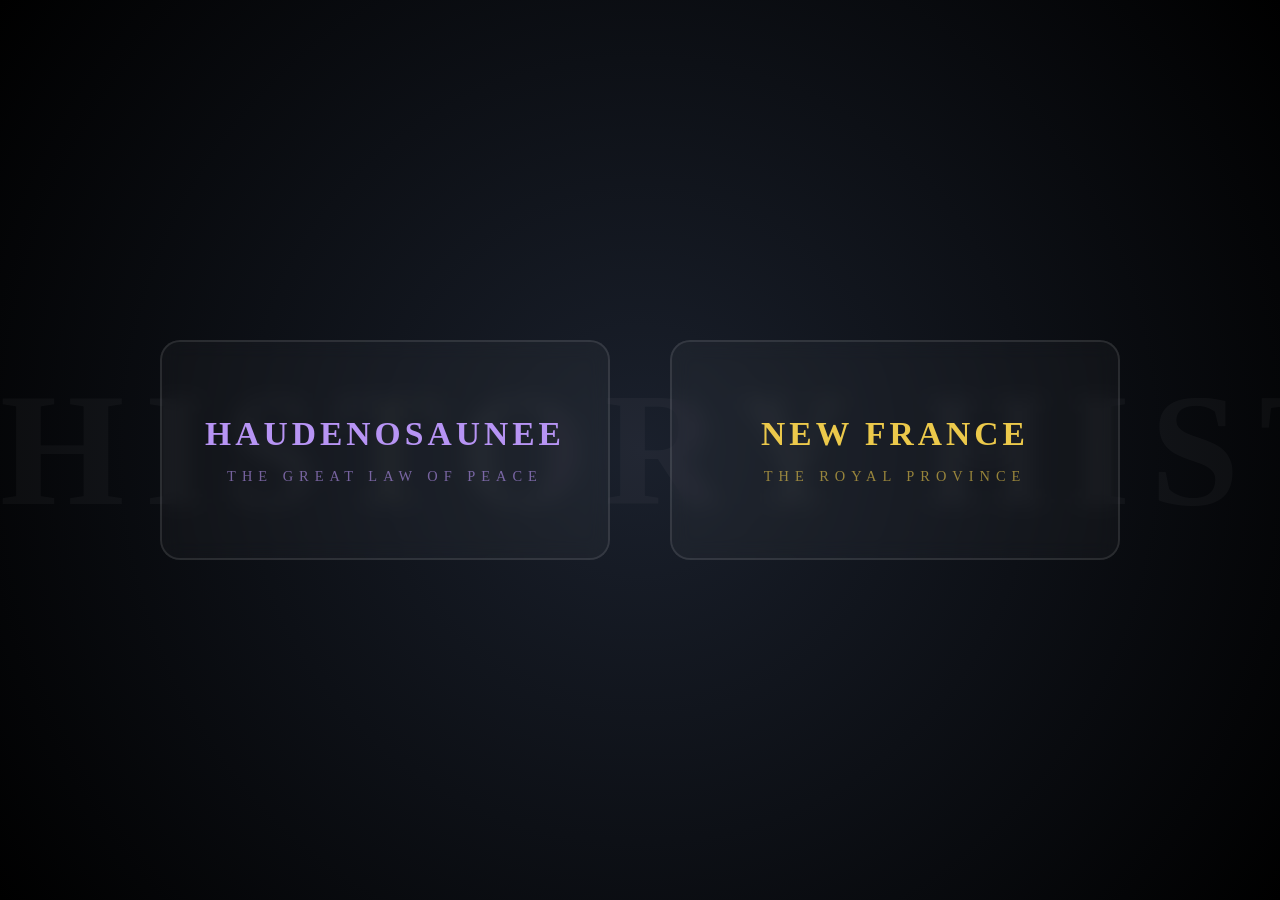
<file: index.html>
<!DOCTYPE html>
<html lang="en">
<head>
    <meta charset="UTF-8">
    <meta name="viewport" content="width=device-width, initial-scale=1.0">
    <title>Loading...</title>
    
    <!-- This tag does the automatic redirect after 0 seconds -->
    <meta http-equiv="refresh" content="0; url=Linker/index.html">
    
    <style>
        body {
            font-family: Arial, sans-serif;
            text-align: center;
            padding-top: 50px;
            background-color: #f4f4f4;
            color: #333;
        }
        a {
            color: #0066cc;
            text-decoration: none;
            font-weight: bold;
        }
        a:hover {
            text-decoration: underline;
        }
    </style>
</head>
<body>
    <p>Redirecting you to the main page...</p>
    <!-- Fallback link in case their browser has redirects disabled -->
    <p>If you are not redirected automatically, <a href="Linker/index.html">click here</a>.</p>
</body>
</html>
</file>
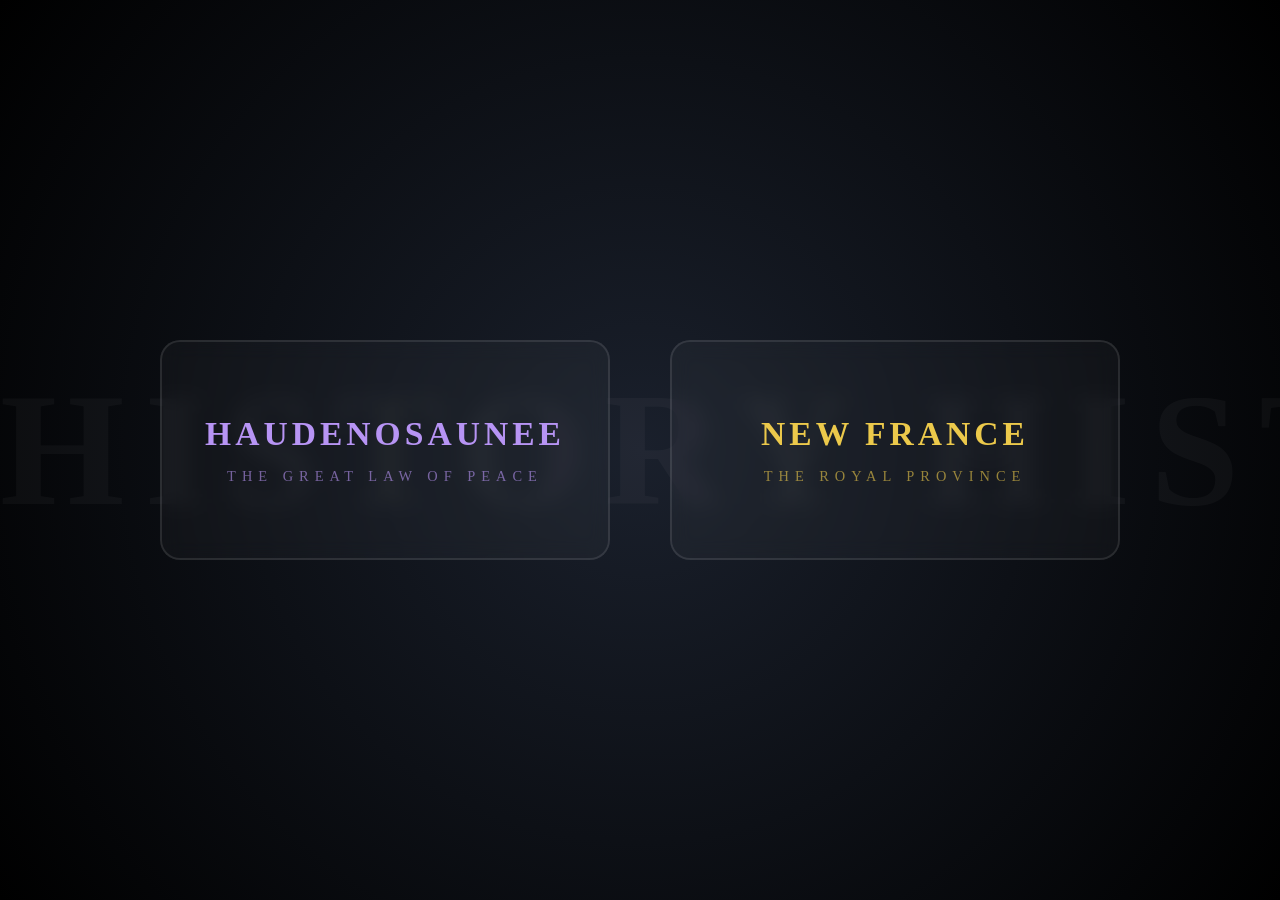
<file: Linker/index.html>
<!DOCTYPE html>
<html lang="en">
<head>
    <meta charset="UTF-8">
    <meta name="viewport" content="width=device-width, initial-scale=1.0">
    <title>Historical Portals</title>
    <link rel="stylesheet" href="portal-style.css"></a>
</head>
<body>

    <main class="portal-wrapper">
        <div class="floating-bg">
            <span>HISTORY</span>
            <span>HISTOIRE</span>
        </div>

        <nav class="portal-nav">
            <a href="../Iroquois_Website/IroquoisIndex.html" class="portal-link">
                <h1>HAUDENOSAUNEE</h1>
                <p>The Great Law of Peace</p>
            </a>

            <a href="../New_France_Website/NewFranceIndex.html" class="portal-link">
                <h1>NEW FRANCE</h1>
                <p>The Royal Province</p>
            </a>
        </nav>
    </main>

<script src="portal-logic.js"></script>
</body>
</html>
</file>
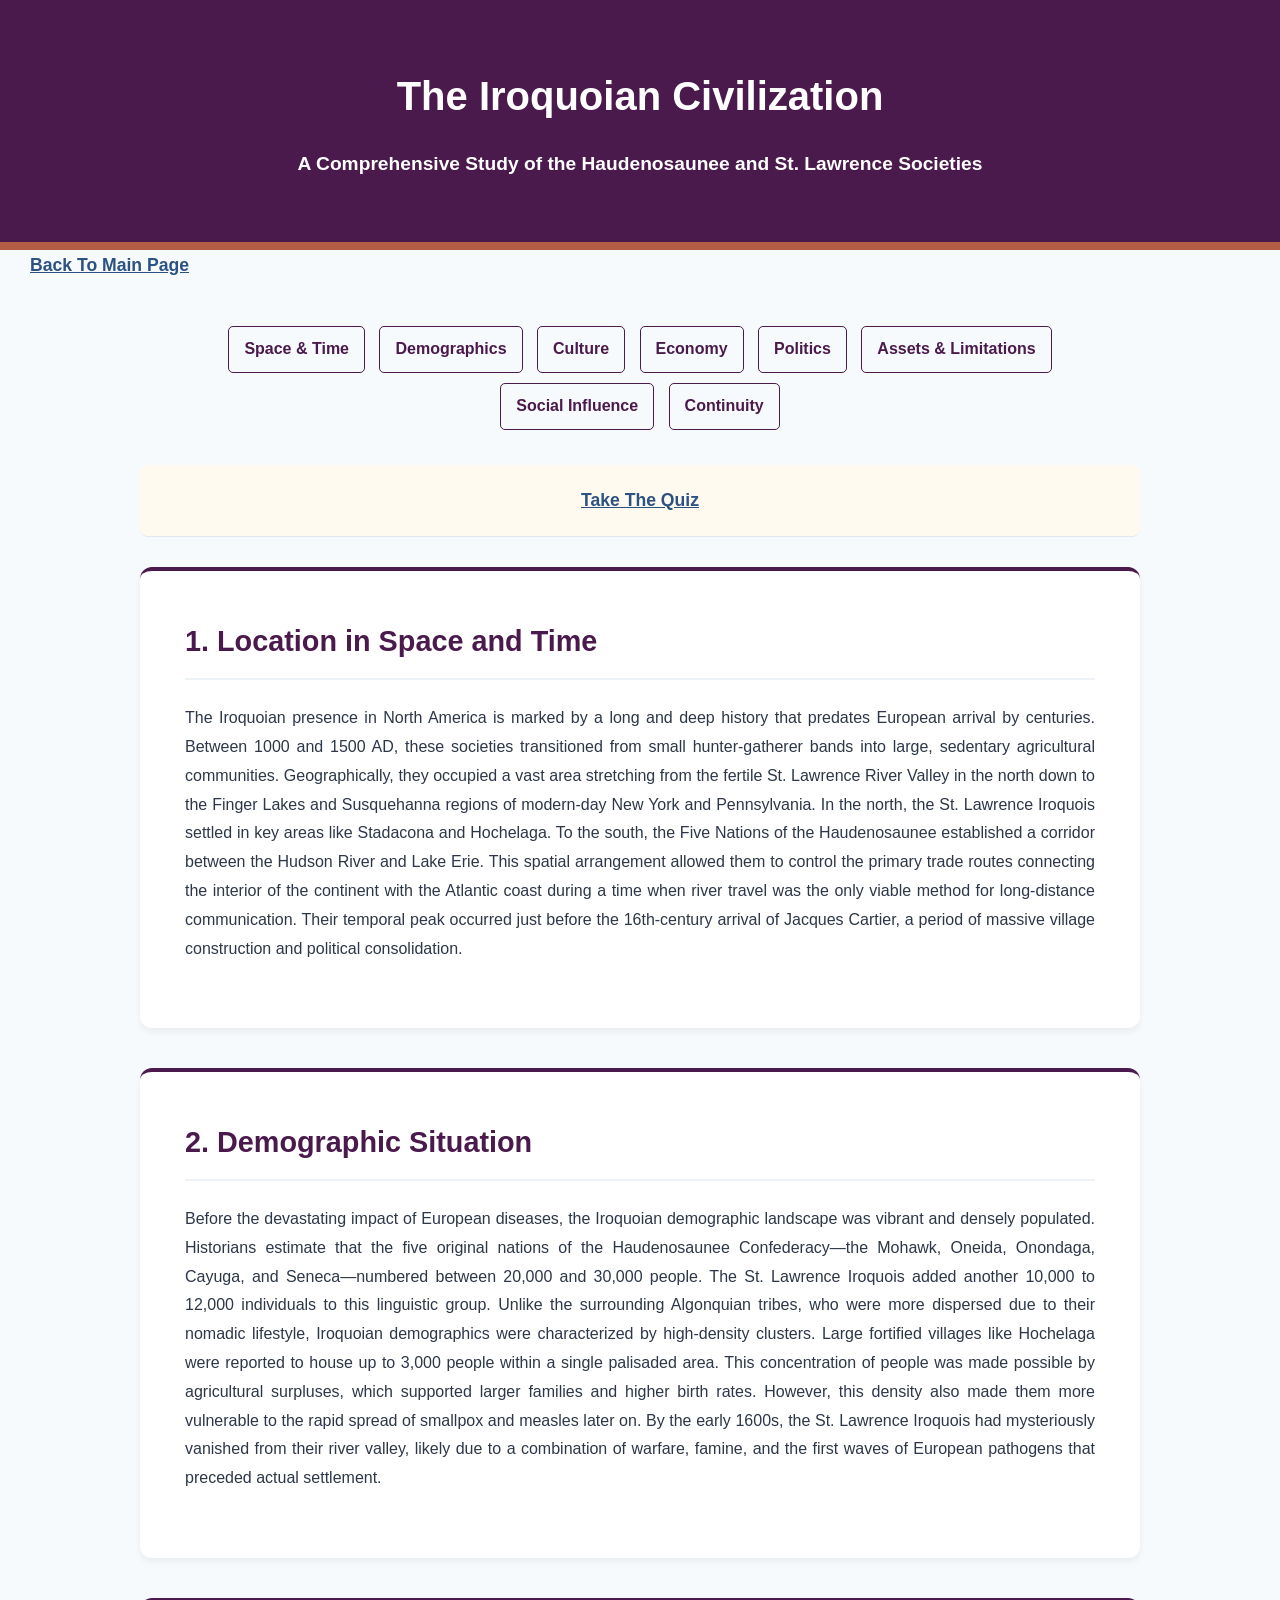
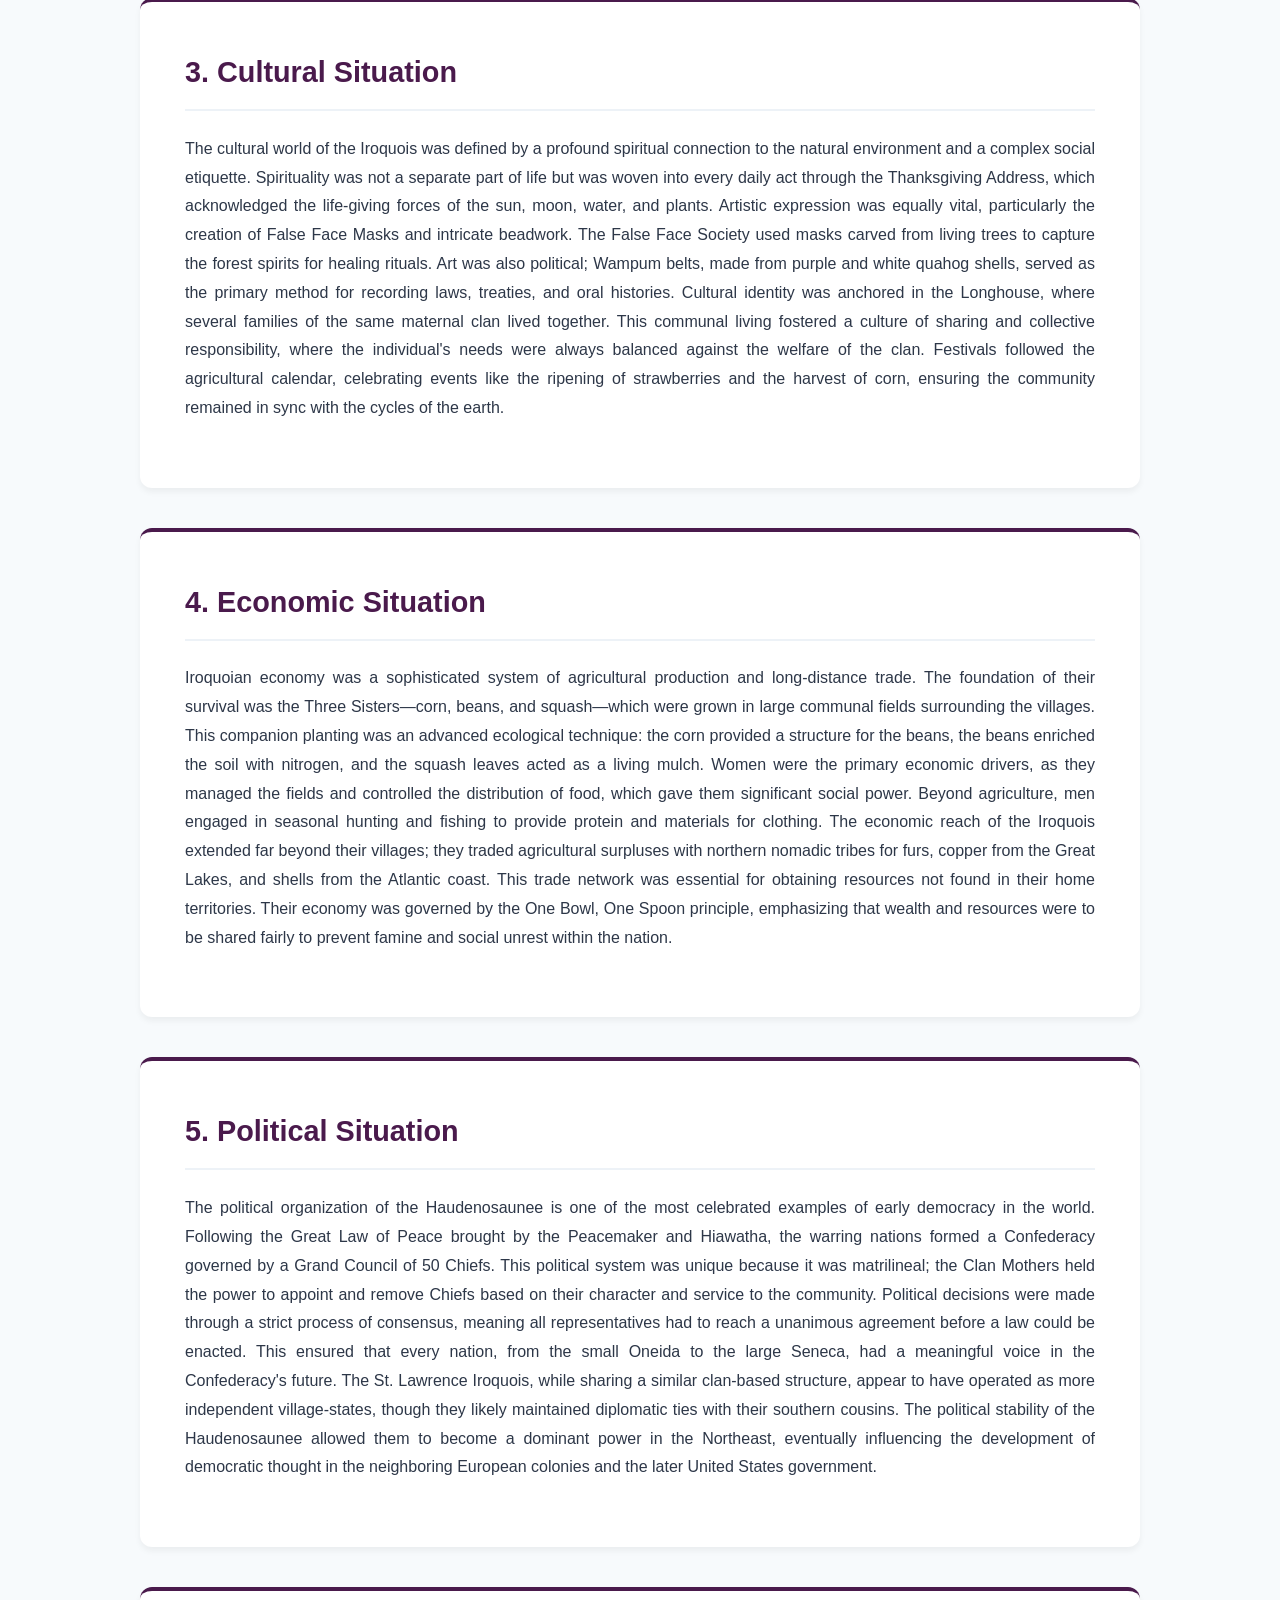
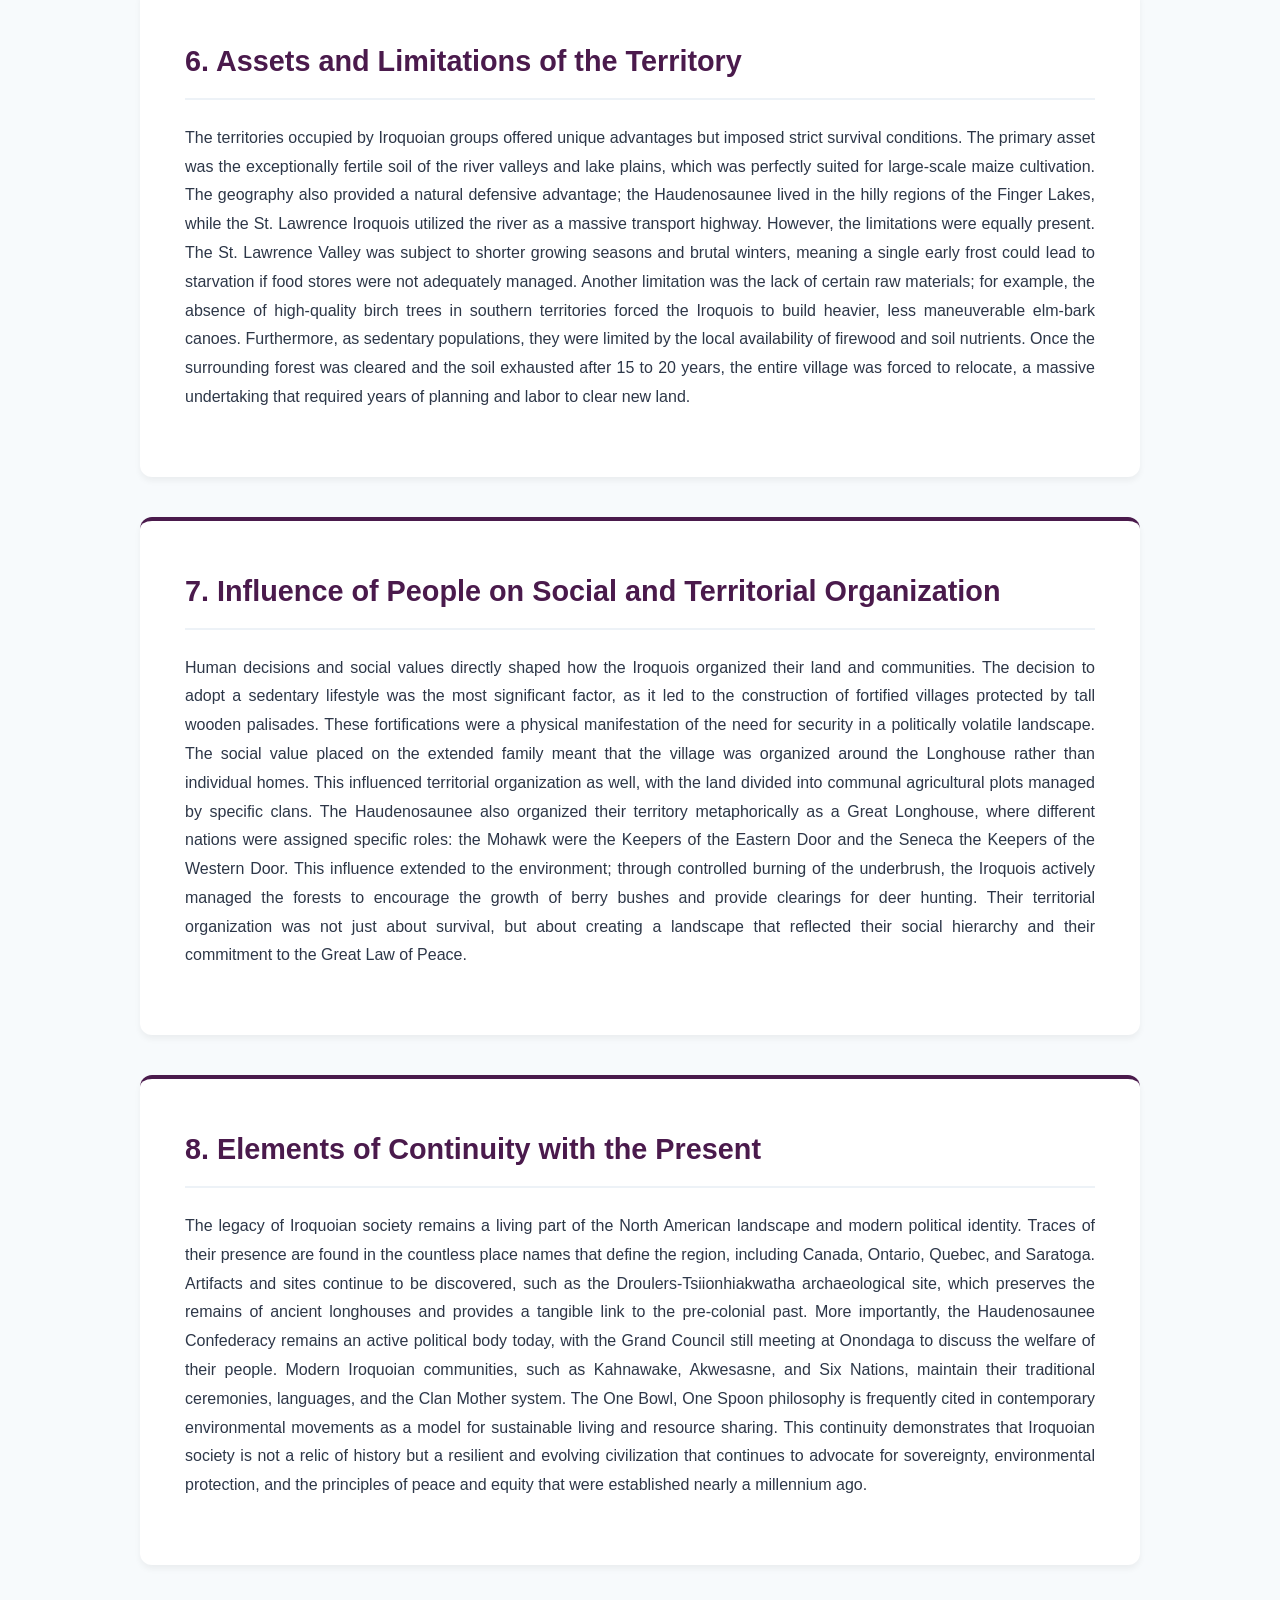
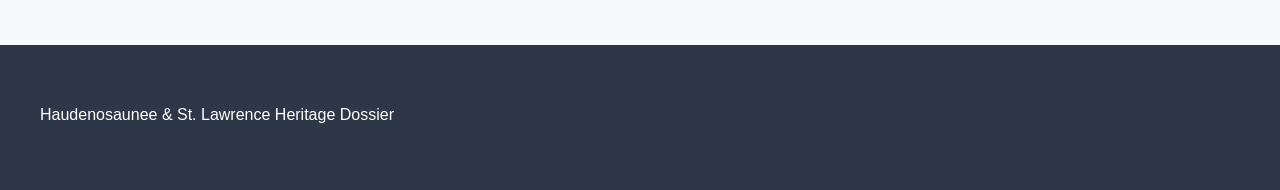
<file: Iroquois_Website/Info.html>
<!DOCTYPE html>
<html lang="en">
<head>
    <meta charset="UTF-8">
    <meta name="viewport" content="width=device-width, initial-scale=1.0">
    <title>Info - Complete Iroquoian Dossier</title>
    <link rel="stylesheet" href="info-style.css">
</head>
<body>

<header class="main-header">
    <h1>The Iroquoian Civilization</h1>
    <p class="subtitle">A Comprehensive Study of the Haudenosaunee and St. Lawrence Societies</p>
</header>

<div style="margin-left: 30px;">
    <a href="IroquoisIndex.html" style="color: #2c5282; font-weight: bold; text-decoration: underline; font-family: 'Segoe UI', sans-serif; font-size: 1.1rem;">
        Back To Main Page
    </a>
</div>

<div class="container">
    <nav class="nav-links">
        <a href="#space-time">Space & Time</a>
        <a href="#demographics">Demographics</a>
        <a href="#culture">Culture</a>
        <a href="#economy">Economy</a>
        <a href="#politics">Politics</a>
        <a href="#territory">Assets & Limitations</a>
        <a href="#influence">Social Influence</a>
        <a href="#continuity">Continuity</a>
    </nav>

    <div class="quiz-banner">
        <a href="QuizIroquois.html">Take The Quiz</a>
    </div>

    <section id="space-time">
        <h2>1. Location in Space and Time</h2>
        <p>The Iroquoian presence in North America is marked by a long and deep history that predates European arrival by centuries. Between 1000 and 1500 AD, these societies transitioned from small hunter-gatherer bands into large, sedentary agricultural communities. Geographically, they occupied a vast area stretching from the fertile St. Lawrence River Valley in the north down to the Finger Lakes and Susquehanna regions of modern-day New York and Pennsylvania. In the north, the St. Lawrence Iroquois settled in key areas like Stadacona and Hochelaga. To the south, the Five Nations of the Haudenosaunee established a corridor between the Hudson River and Lake Erie. This spatial arrangement allowed them to control the primary trade routes connecting the interior of the continent with the Atlantic coast during a time when river travel was the only viable method for long-distance communication. Their temporal peak occurred just before the 16th-century arrival of Jacques Cartier, a period of massive village construction and political consolidation.</p>
        
    </section>

    <section id="demographics">
        <h2>2. Demographic Situation</h2>
        <p>Before the devastating impact of European diseases, the Iroquoian demographic landscape was vibrant and densely populated. Historians estimate that the five original nations of the Haudenosaunee Confederacy—the Mohawk, Oneida, Onondaga, Cayuga, and Seneca—numbered between 20,000 and 30,000 people. The St. Lawrence Iroquois added another 10,000 to 12,000 individuals to this linguistic group. Unlike the surrounding Algonquian tribes, who were more dispersed due to their nomadic lifestyle, Iroquoian demographics were characterized by high-density clusters. Large fortified villages like Hochelaga were reported to house up to 3,000 people within a single palisaded area. This concentration of people was made possible by agricultural surpluses, which supported larger families and higher birth rates. However, this density also made them more vulnerable to the rapid spread of smallpox and measles later on. By the early 1600s, the St. Lawrence Iroquois had mysteriously vanished from their river valley, likely due to a combination of warfare, famine, and the first waves of European pathogens that preceded actual settlement.</p>
    </section>

    <section id="culture">
        <h2>3. Cultural Situation</h2>
        <p>The cultural world of the Iroquois was defined by a profound spiritual connection to the natural environment and a complex social etiquette. Spirituality was not a separate part of life but was woven into every daily act through the Thanksgiving Address, which acknowledged the life-giving forces of the sun, moon, water, and plants. Artistic expression was equally vital, particularly the creation of False Face Masks and intricate beadwork. The False Face Society used masks carved from living trees to capture the forest spirits for healing rituals. Art was also political; Wampum belts, made from purple and white quahog shells, served as the primary method for recording laws, treaties, and oral histories. Cultural identity was anchored in the Longhouse, where several families of the same maternal clan lived together. This communal living fostered a culture of sharing and collective responsibility, where the individual's needs were always balanced against the welfare of the clan. Festivals followed the agricultural calendar, celebrating events like the ripening of strawberries and the harvest of corn, ensuring the community remained in sync with the cycles of the earth.</p>
        
    </section>

    <section id="economy">
        <h2>4. Economic Situation</h2>
        <p>Iroquoian economy was a sophisticated system of agricultural production and long-distance trade. The foundation of their survival was the Three Sisters—corn, beans, and squash—which were grown in large communal fields surrounding the villages. This companion planting was an advanced ecological technique: the corn provided a structure for the beans, the beans enriched the soil with nitrogen, and the squash leaves acted as a living mulch. Women were the primary economic drivers, as they managed the fields and controlled the distribution of food, which gave them significant social power. Beyond agriculture, men engaged in seasonal hunting and fishing to provide protein and materials for clothing. The economic reach of the Iroquois extended far beyond their villages; they traded agricultural surpluses with northern nomadic tribes for furs, copper from the Great Lakes, and shells from the Atlantic coast. This trade network was essential for obtaining resources not found in their home territories. Their economy was governed by the One Bowl, One Spoon principle, emphasizing that wealth and resources were to be shared fairly to prevent famine and social unrest within the nation.</p>
        
    </section>

    <section id="politics">
        <h2>5. Political Situation</h2>
        <p>The political organization of the Haudenosaunee is one of the most celebrated examples of early democracy in the world. Following the Great Law of Peace brought by the Peacemaker and Hiawatha, the warring nations formed a Confederacy governed by a Grand Council of 50 Chiefs. This political system was unique because it was matrilineal; the Clan Mothers held the power to appoint and remove Chiefs based on their character and service to the community. Political decisions were made through a strict process of consensus, meaning all representatives had to reach a unanimous agreement before a law could be enacted. This ensured that every nation, from the small Oneida to the large Seneca, had a meaningful voice in the Confederacy's future. The St. Lawrence Iroquois, while sharing a similar clan-based structure, appear to have operated as more independent village-states, though they likely maintained diplomatic ties with their southern cousins. The political stability of the Haudenosaunee allowed them to become a dominant power in the Northeast, eventually influencing the development of democratic thought in the neighboring European colonies and the later United States government.</p>
    </section>

    <section id="territory">
        <h2>6. Assets and Limitations of the Territory</h2>
        <p>The territories occupied by Iroquoian groups offered unique advantages but imposed strict survival conditions. The primary asset was the exceptionally fertile soil of the river valleys and lake plains, which was perfectly suited for large-scale maize cultivation. The geography also provided a natural defensive advantage; the Haudenosaunee lived in the hilly regions of the Finger Lakes, while the St. Lawrence Iroquois utilized the river as a massive transport highway. However, the limitations were equally present. The St. Lawrence Valley was subject to shorter growing seasons and brutal winters, meaning a single early frost could lead to starvation if food stores were not adequately managed. Another limitation was the lack of certain raw materials; for example, the absence of high-quality birch trees in southern territories forced the Iroquois to build heavier, less maneuverable elm-bark canoes. Furthermore, as sedentary populations, they were limited by the local availability of firewood and soil nutrients. Once the surrounding forest was cleared and the soil exhausted after 15 to 20 years, the entire village was forced to relocate, a massive undertaking that required years of planning and labor to clear new land.</p>
    </section>

    <section id="influence">
        <h2>7. Influence of People on Social and Territorial Organization</h2>
        <p>Human decisions and social values directly shaped how the Iroquois organized their land and communities. The decision to adopt a sedentary lifestyle was the most significant factor, as it led to the construction of fortified villages protected by tall wooden palisades. These fortifications were a physical manifestation of the need for security in a politically volatile landscape. The social value placed on the extended family meant that the village was organized around the Longhouse rather than individual homes. This influenced territorial organization as well, with the land divided into communal agricultural plots managed by specific clans. The Haudenosaunee also organized their territory metaphorically as a Great Longhouse, where different nations were assigned specific roles: the Mohawk were the Keepers of the Eastern Door and the Seneca the Keepers of the Western Door. This influence extended to the environment; through controlled burning of the underbrush, the Iroquois actively managed the forests to encourage the growth of berry bushes and provide clearings for deer hunting. Their territorial organization was not just about survival, but about creating a landscape that reflected their social hierarchy and their commitment to the Great Law of Peace.</p>
        
    </section>

    <section id="continuity">
        <h2>8. Elements of Continuity with the Present</h2>
        <p>The legacy of Iroquoian society remains a living part of the North American landscape and modern political identity. Traces of their presence are found in the countless place names that define the region, including Canada, Ontario, Quebec, and Saratoga. Artifacts and sites continue to be discovered, such as the Droulers-Tsiionhiakwatha archaeological site, which preserves the remains of ancient longhouses and provides a tangible link to the pre-colonial past. More importantly, the Haudenosaunee Confederacy remains an active political body today, with the Grand Council still meeting at Onondaga to discuss the welfare of their people. Modern Iroquoian communities, such as Kahnawake, Akwesasne, and Six Nations, maintain their traditional ceremonies, languages, and the Clan Mother system. The One Bowl, One Spoon philosophy is frequently cited in contemporary environmental movements as a model for sustainable living and resource sharing. This continuity demonstrates that Iroquoian society is not a relic of history but a resilient and evolving civilization that continues to advocate for sovereignty, environmental protection, and the principles of peace and equity that were established nearly a millennium ago.</p>
    </section>
</div>

<footer>
    <p>Haudenosaunee & St. Lawrence Heritage Dossier</p>
</footer>

</body>
</html>
</file>
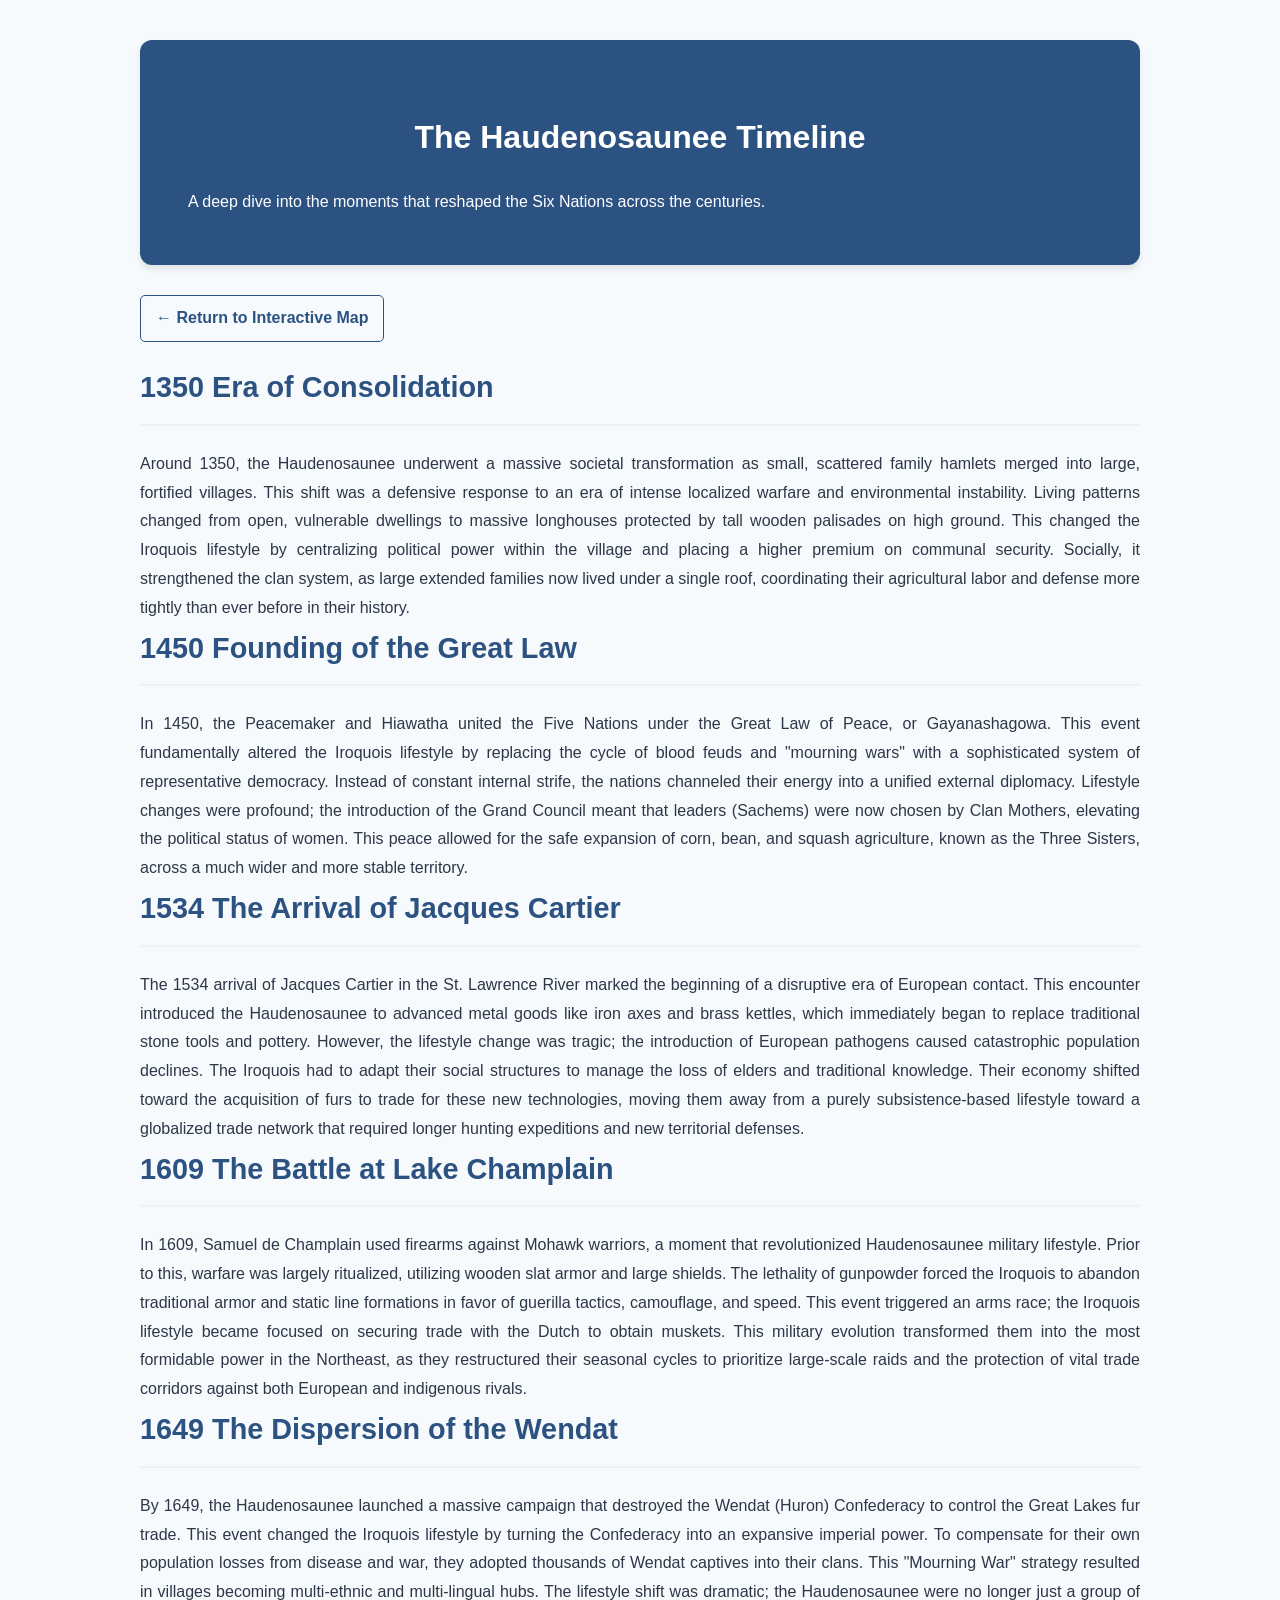
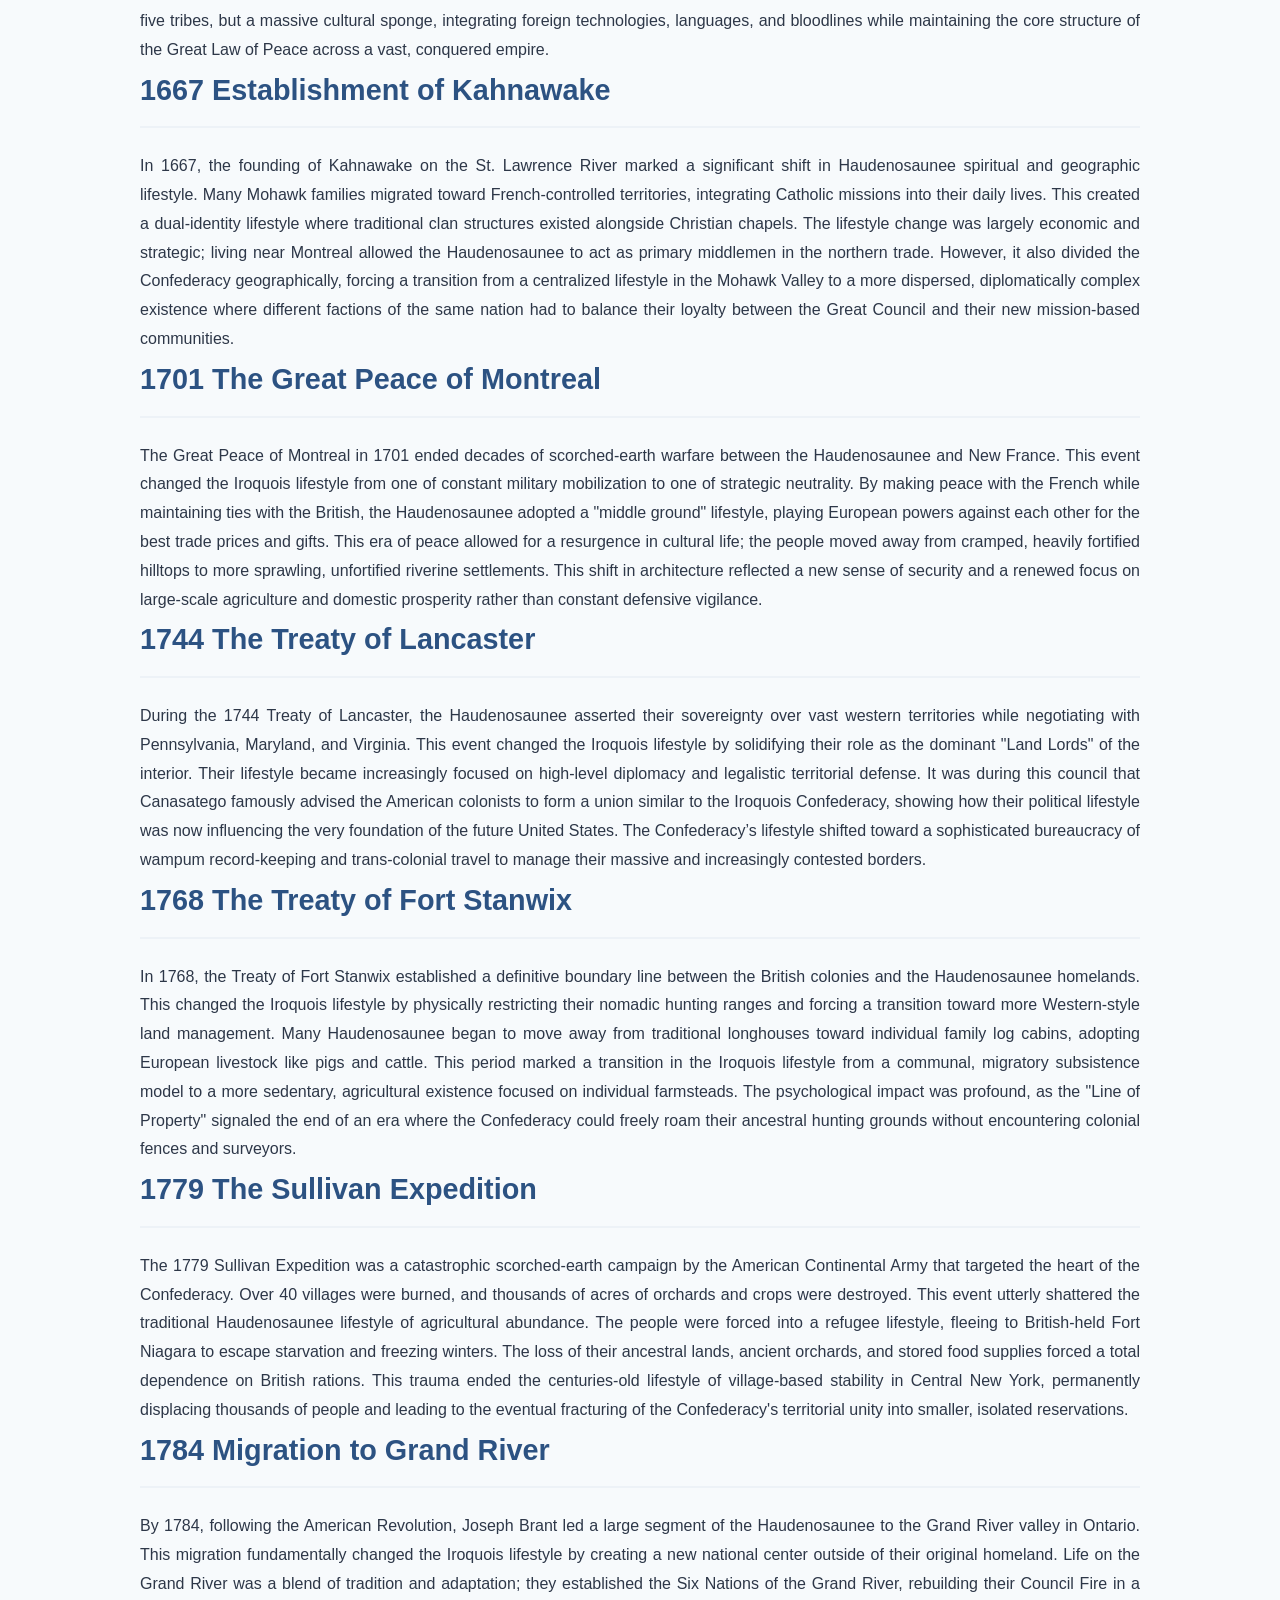
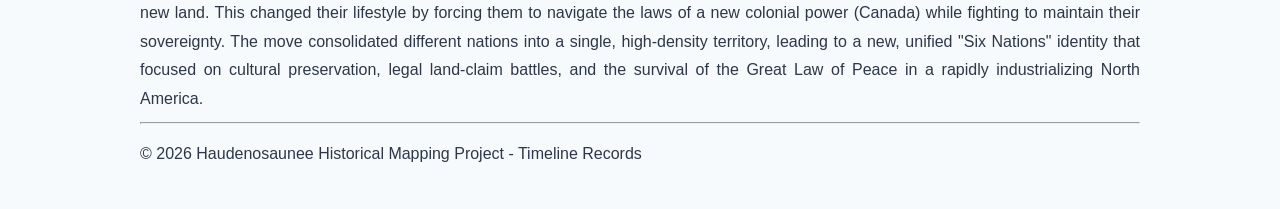
<file: Iroquois_Website/InformEvents.html>
<!DOCTYPE html>
<html lang="en">
<head>
    <meta charset="UTF-8">
    <meta name="viewport" content="width=device-width, initial-scale=1.0">
    <title>Haudenosaunee History: Key Timeline Events</title>
    <link rel="stylesheet" href="InformStyle.css">
</head>
<body>

<header>
    <h1>The Haudenosaunee Timeline</h1>
    <p>A deep dive into the moments that reshaped the Six Nations across the centuries.</p>
</header>

<a href="IroquoisIndex.html" class="back-link">← Return to Interactive Map</a>

<div class="event-card" id="1350">
    <h2><span class="year-badge">1350</span> Era of Consolidation</h2>
    <p>Around 1350, the Haudenosaunee underwent a massive societal transformation as small, scattered family hamlets merged into large, fortified villages. This shift was a defensive response to an era of intense localized warfare and environmental instability. Living patterns changed from open, vulnerable dwellings to massive longhouses protected by tall wooden palisades on high ground. This changed the Iroquois lifestyle by centralizing political power within the village and placing a higher premium on communal security. Socially, it strengthened the clan system, as large extended families now lived under a single roof, coordinating their agricultural labor and defense more tightly than ever before in their history.</p>
</div>

<div class="event-card" id="1450">
    <h2><span class="year-badge">1450</span> Founding of the Great Law</h2>
    <p>In 1450, the Peacemaker and Hiawatha united the Five Nations under the Great Law of Peace, or Gayanashagowa. This event fundamentally altered the Iroquois lifestyle by replacing the cycle of blood feuds and "mourning wars" with a sophisticated system of representative democracy. Instead of constant internal strife, the nations channeled their energy into a unified external diplomacy. Lifestyle changes were profound; the introduction of the Grand Council meant that leaders (Sachems) were now chosen by Clan Mothers, elevating the political status of women. This peace allowed for the safe expansion of corn, bean, and squash agriculture, known as the Three Sisters, across a much wider and more stable territory.</p>
</div>

<div class="event-card" id="1534">
    <h2><span class="year-badge">1534</span> The Arrival of Jacques Cartier</h2>
    <p>The 1534 arrival of Jacques Cartier in the St. Lawrence River marked the beginning of a disruptive era of European contact. This encounter introduced the Haudenosaunee to advanced metal goods like iron axes and brass kettles, which immediately began to replace traditional stone tools and pottery. However, the lifestyle change was tragic; the introduction of European pathogens caused catastrophic population declines. The Iroquois had to adapt their social structures to manage the loss of elders and traditional knowledge. Their economy shifted toward the acquisition of furs to trade for these new technologies, moving them away from a purely subsistence-based lifestyle toward a globalized trade network that required longer hunting expeditions and new territorial defenses.</p>
</div>

<div class="event-card" id="1609">
    <h2><span class="year-badge">1609</span> The Battle at Lake Champlain</h2>
    <p>In 1609, Samuel de Champlain used firearms against Mohawk warriors, a moment that revolutionized Haudenosaunee military lifestyle. Prior to this, warfare was largely ritualized, utilizing wooden slat armor and large shields. The lethality of gunpowder forced the Iroquois to abandon traditional armor and static line formations in favor of guerilla tactics, camouflage, and speed. This event triggered an arms race; the Iroquois lifestyle became focused on securing trade with the Dutch to obtain muskets. This military evolution transformed them into the most formidable power in the Northeast, as they restructured their seasonal cycles to prioritize large-scale raids and the protection of vital trade corridors against both European and indigenous rivals.</p>
</div>

<div class="event-card" id="1649">
    <h2><span class="year-badge">1649</span> The Dispersion of the Wendat</h2>
    <p>By 1649, the Haudenosaunee launched a massive campaign that destroyed the Wendat (Huron) Confederacy to control the Great Lakes fur trade. This event changed the Iroquois lifestyle by turning the Confederacy into an expansive imperial power. To compensate for their own population losses from disease and war, they adopted thousands of Wendat captives into their clans. This "Mourning War" strategy resulted in villages becoming multi-ethnic and multi-lingual hubs. The lifestyle shift was dramatic; the Haudenosaunee were no longer just a group of five tribes, but a massive cultural sponge, integrating foreign technologies, languages, and bloodlines while maintaining the core structure of the Great Law of Peace across a vast, conquered empire.</p>
</div>

<div class="event-card" id="1667">
    <h2><span class="year-badge">1667</span> Establishment of Kahnawake</h2>
    <p>In 1667, the founding of Kahnawake on the St. Lawrence River marked a significant shift in Haudenosaunee spiritual and geographic lifestyle. Many Mohawk families migrated toward French-controlled territories, integrating Catholic missions into their daily lives. This created a dual-identity lifestyle where traditional clan structures existed alongside Christian chapels. The lifestyle change was largely economic and strategic; living near Montreal allowed the Haudenosaunee to act as primary middlemen in the northern trade. However, it also divided the Confederacy geographically, forcing a transition from a centralized lifestyle in the Mohawk Valley to a more dispersed, diplomatically complex existence where different factions of the same nation had to balance their loyalty between the Great Council and their new mission-based communities.</p>
</div>

<div class="event-card" id="1701">
    <h2><span class="year-badge">1701</span> The Great Peace of Montreal</h2>
    <p>The Great Peace of Montreal in 1701 ended decades of scorched-earth warfare between the Haudenosaunee and New France. This event changed the Iroquois lifestyle from one of constant military mobilization to one of strategic neutrality. By making peace with the French while maintaining ties with the British, the Haudenosaunee adopted a "middle ground" lifestyle, playing European powers against each other for the best trade prices and gifts. This era of peace allowed for a resurgence in cultural life; the people moved away from cramped, heavily fortified hilltops to more sprawling, unfortified riverine settlements. This shift in architecture reflected a new sense of security and a renewed focus on large-scale agriculture and domestic prosperity rather than constant defensive vigilance.</p>
</div>

<div class="event-card" id="1744">
    <h2><span class="year-badge">1744</span> The Treaty of Lancaster</h2>
    <p>During the 1744 Treaty of Lancaster, the Haudenosaunee asserted their sovereignty over vast western territories while negotiating with Pennsylvania, Maryland, and Virginia. This event changed the Iroquois lifestyle by solidifying their role as the dominant "Land Lords" of the interior. Their lifestyle became increasingly focused on high-level diplomacy and legalistic territorial defense. It was during this council that Canasatego famously advised the American colonists to form a union similar to the Iroquois Confederacy, showing how their political lifestyle was now influencing the very foundation of the future United States. The Confederacy’s lifestyle shifted toward a sophisticated bureaucracy of wampum record-keeping and trans-colonial travel to manage their massive and increasingly contested borders.</p>
</div>

<div class="event-card" id="1768">
    <h2><span class="year-badge">1768</span> The Treaty of Fort Stanwix</h2>
    <p>In 1768, the Treaty of Fort Stanwix established a definitive boundary line between the British colonies and the Haudenosaunee homelands. This changed the Iroquois lifestyle by physically restricting their nomadic hunting ranges and forcing a transition toward more Western-style land management. Many Haudenosaunee began to move away from traditional longhouses toward individual family log cabins, adopting European livestock like pigs and cattle. This period marked a transition in the Iroquois lifestyle from a communal, migratory subsistence model to a more sedentary, agricultural existence focused on individual farmsteads. The psychological impact was profound, as the "Line of Property" signaled the end of an era where the Confederacy could freely roam their ancestral hunting grounds without encountering colonial fences and surveyors.</p>
</div>

<div class="event-card" id="1779">
    <h2><span class="year-badge">1779</span> The Sullivan Expedition</h2>
    <p>The 1779 Sullivan Expedition was a catastrophic scorched-earth campaign by the American Continental Army that targeted the heart of the Confederacy. Over 40 villages were burned, and thousands of acres of orchards and crops were destroyed. This event utterly shattered the traditional Haudenosaunee lifestyle of agricultural abundance. The people were forced into a refugee lifestyle, fleeing to British-held Fort Niagara to escape starvation and freezing winters. The loss of their ancestral lands, ancient orchards, and stored food supplies forced a total dependence on British rations. This trauma ended the centuries-old lifestyle of village-based stability in Central New York, permanently displacing thousands of people and leading to the eventual fracturing of the Confederacy's territorial unity into smaller, isolated reservations.</p>
</div>

<div class="event-card" id="1784">
    <h2><span class="year-badge">1784</span> Migration to Grand River</h2>
    <p>By 1784, following the American Revolution, Joseph Brant led a large segment of the Haudenosaunee to the Grand River valley in Ontario. This migration fundamentally changed the Iroquois lifestyle by creating a new national center outside of their original homeland. Life on the Grand River was a blend of tradition and adaptation; they established the Six Nations of the Grand River, rebuilding their Council Fire in a new land. This changed their lifestyle by forcing them to navigate the laws of a new colonial power (Canada) while fighting to maintain their sovereignty. The move consolidated different nations into a single, high-density territory, leading to a new, unified "Six Nations" identity that focused on cultural preservation, legal land-claim battles, and the survival of the Great Law of Peace in a rapidly industrializing North America.</p>
</div>



<footer>
    <hr>
    <p>&copy; 2026 Haudenosaunee Historical Mapping Project - Timeline Records</p>
</footer>

</body>
</html>
</file>
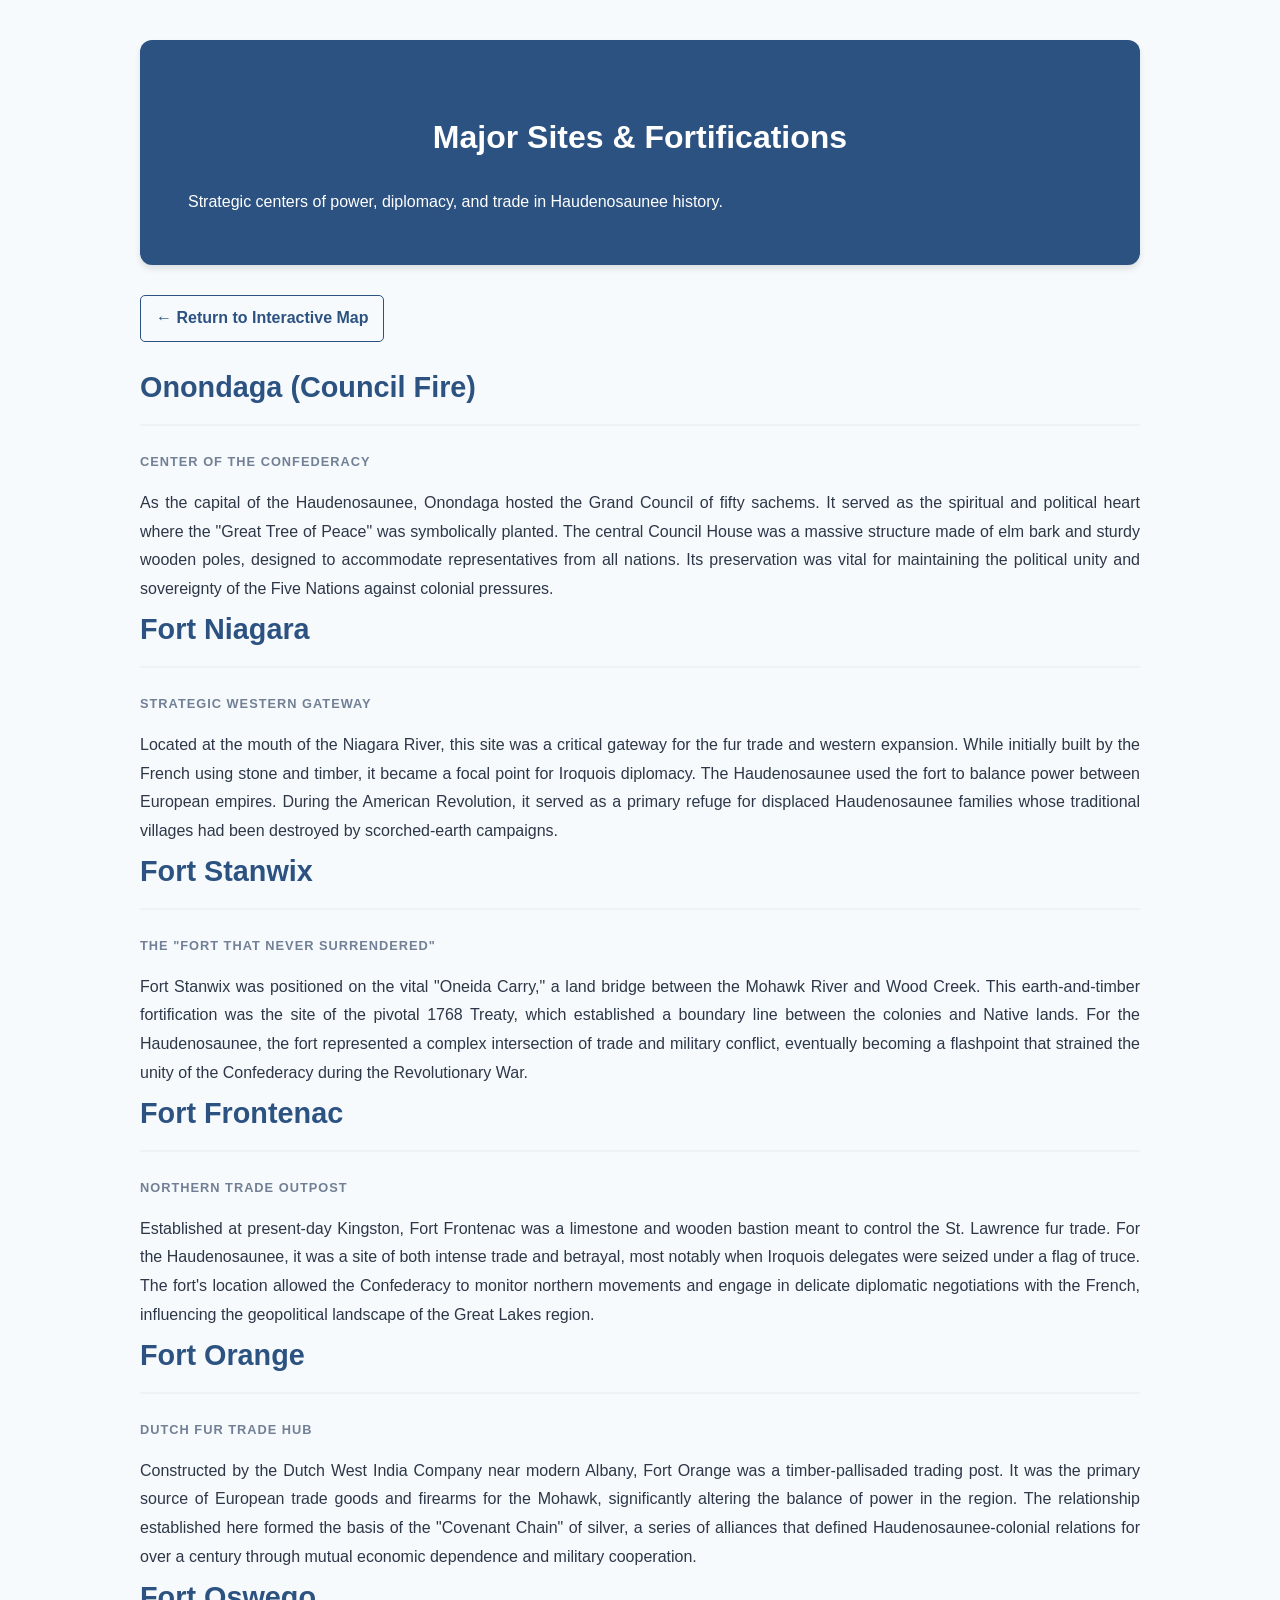
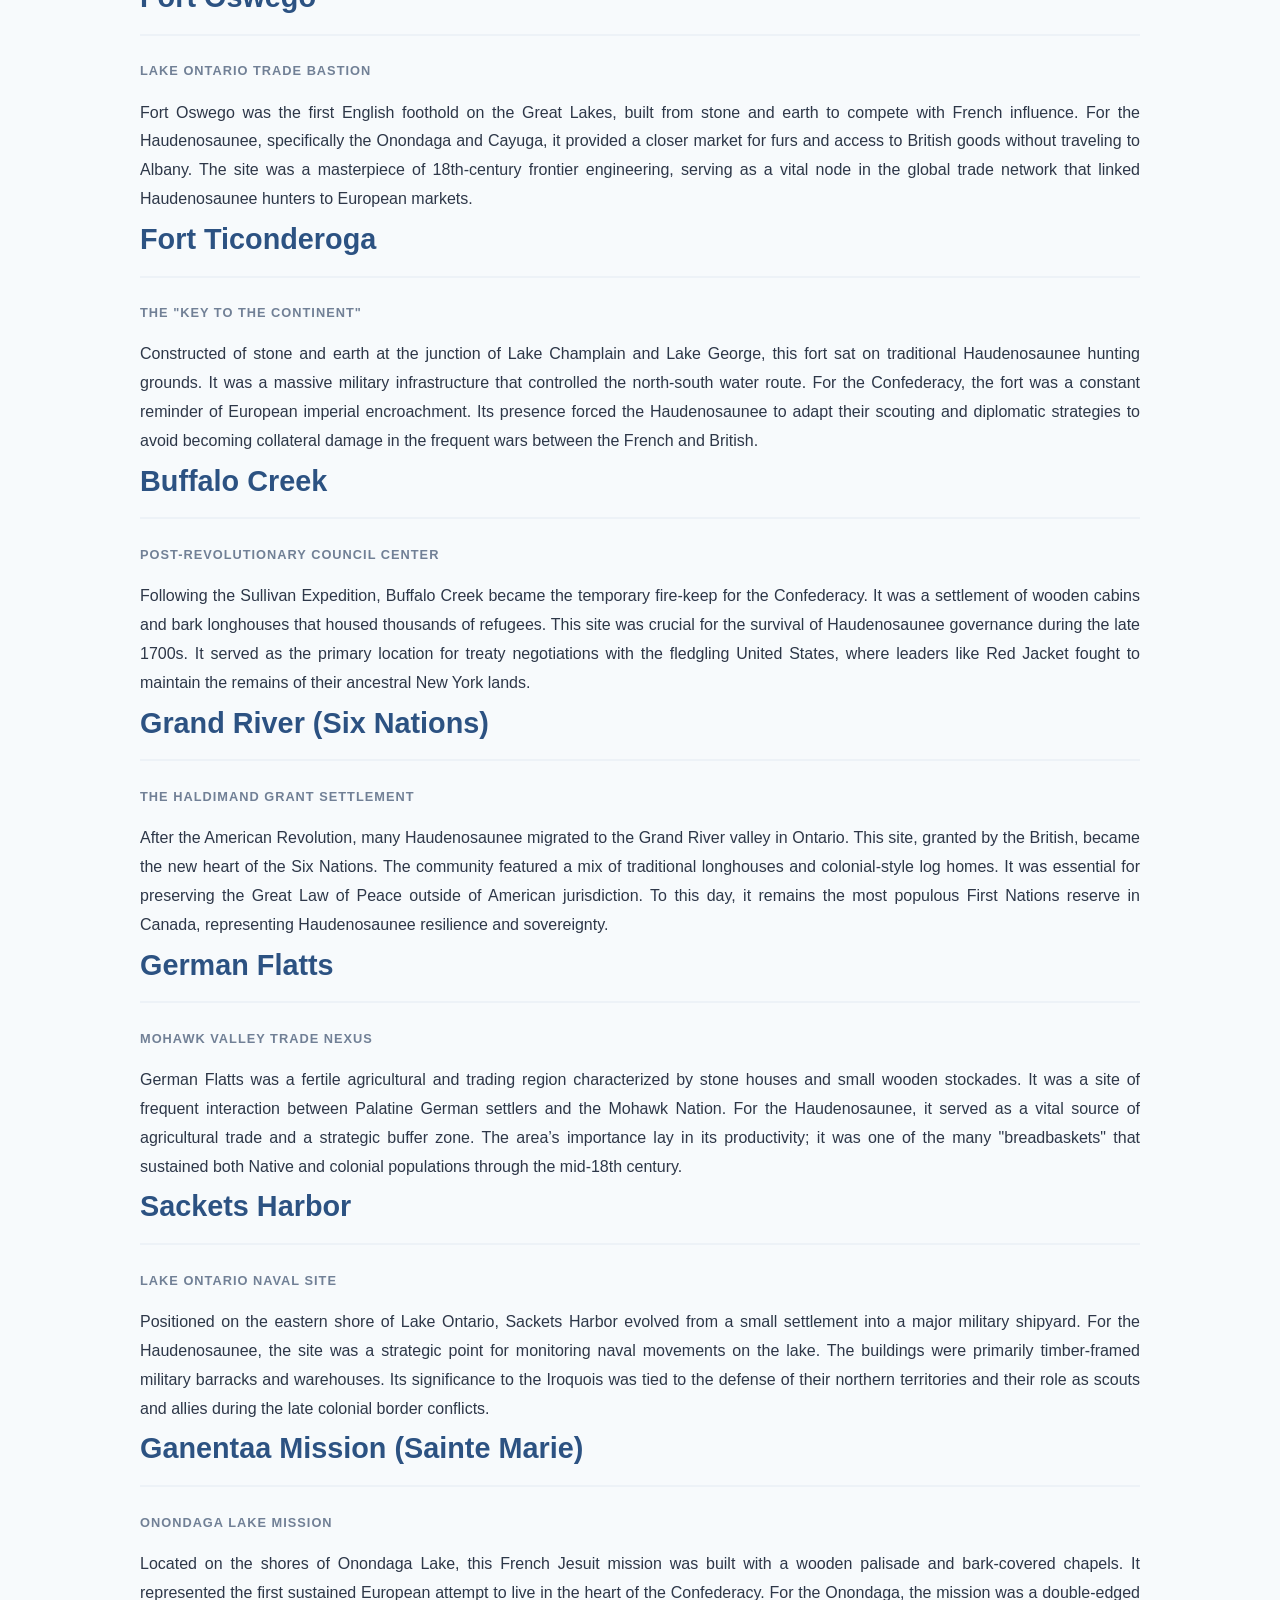
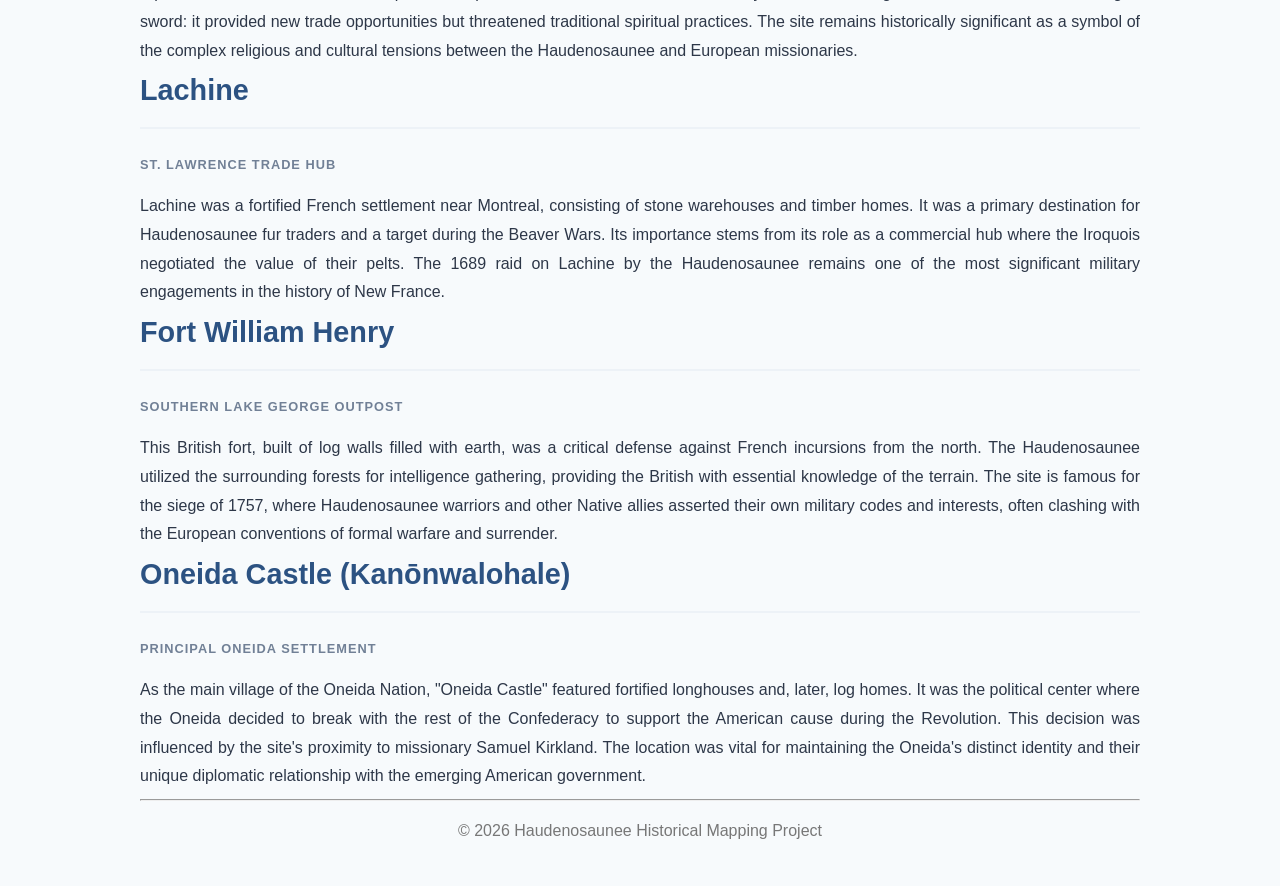
<file: Iroquois_Website/InformMajorSites.html>
<!DOCTYPE html>
<html lang="en">
<head>
    <meta charset="UTF-8">
    <meta name="viewport" content="width=device-width, initial-scale=1.0">
    <title>Haudenosaunee History: Major Sites & Forts</title>
    <link rel="stylesheet" href="InformStyle.css">
</head>
<body>

<header>
    <h1>Major Sites & Fortifications</h1>
    <p>Strategic centers of power, diplomacy, and trade in Haudenosaunee history.</p>
</header>

<a href="IroquoisIndex.html" class="back-link">← Return to Interactive Map</a>

<section>
<div class="site-card" id="Onondaga">
    <h2>Onondaga (Council Fire)</h2>
    <div class="meta">Center of the Confederacy</div>
    <p>As the capital of the Haudenosaunee, Onondaga hosted the Grand Council of fifty sachems. It served as the spiritual and political heart where the "Great Tree of Peace" was symbolically planted. The central Council House was a massive structure made of elm bark and sturdy wooden poles, designed to accommodate representatives from all nations. Its preservation was vital for maintaining the political unity and sovereignty of the Five Nations against colonial pressures.</p>
</div>
</section>

<section>
<div class="site-card" id="Fort">
    <h2>Fort Niagara</h2>
    <div class="meta">Strategic Western Gateway</div>
    <p>Located at the mouth of the Niagara River, this site was a critical gateway for the fur trade and western expansion. While initially built by the French using stone and timber, it became a focal point for Iroquois diplomacy. The Haudenosaunee used the fort to balance power between European empires. During the American Revolution, it served as a primary refuge for displaced Haudenosaunee families whose traditional villages had been destroyed by scorched-earth campaigns.</p>
</div>
</section>

<section>
<div class="site-card" id="Fort">
    <h2>Fort Stanwix</h2>
    <div class="meta">The "Fort that Never Surrendered"</div>
    <p>Fort Stanwix was positioned on the vital "Oneida Carry," a land bridge between the Mohawk River and Wood Creek. This earth-and-timber fortification was the site of the pivotal 1768 Treaty, which established a boundary line between the colonies and Native lands. For the Haudenosaunee, the fort represented a complex intersection of trade and military conflict, eventually becoming a flashpoint that strained the unity of the Confederacy during the Revolutionary War.</p>
</div>
</section>

</section>
<div class="site-card" id="Fort">
    <h2>Fort Frontenac</h2>
    <div class="meta">Northern Trade Outpost</div>
    <p>Established at present-day Kingston, Fort Frontenac was a limestone and wooden bastion meant to control the St. Lawrence fur trade. For the Haudenosaunee, it was a site of both intense trade and betrayal, most notably when Iroquois delegates were seized under a flag of truce. The fort's location allowed the Confederacy to monitor northern movements and engage in delicate diplomatic negotiations with the French, influencing the geopolitical landscape of the Great Lakes region.</p>
</div>
</section>

<section>
<div class="site-card" id="Fort">
    <h2>Fort Orange</h2>
    <div class="meta">Dutch Fur Trade Hub</div>
    <p>Constructed by the Dutch West India Company near modern Albany, Fort Orange was a timber-pallisaded trading post. It was the primary source of European trade goods and firearms for the Mohawk, significantly altering the balance of power in the region. The relationship established here formed the basis of the "Covenant Chain" of silver, a series of alliances that defined Haudenosaunee-colonial relations for over a century through mutual economic dependence and military cooperation.</p>
</section>

<section>
<div class="site-card" id="Fort">
    <h2>Fort Oswego</h2>
    <div class="meta">Lake Ontario Trade Bastion</div>
    <p>Fort Oswego was the first English foothold on the Great Lakes, built from stone and earth to compete with French influence. For the Haudenosaunee, specifically the Onondaga and Cayuga, it provided a closer market for furs and access to British goods without traveling to Albany. The site was a masterpiece of 18th-century frontier engineering, serving as a vital node in the global trade network that linked Haudenosaunee hunters to European markets.</p>
</div>
</section>

<section>
<div class="site-card" id="Fort">
    <h2>Fort Ticonderoga</h2>
    <div class="meta">The "Key to the Continent"</div>
    <p>Constructed of stone and earth at the junction of Lake Champlain and Lake George, this fort sat on traditional Haudenosaunee hunting grounds. It was a massive military infrastructure that controlled the north-south water route. For the Confederacy, the fort was a constant reminder of European imperial encroachment. Its presence forced the Haudenosaunee to adapt their scouting and diplomatic strategies to avoid becoming collateral damage in the frequent wars between the French and British.</p>
</div>
</section>

<section>
<div class="site-card" id="Buffalo">
    <h2>Buffalo Creek</h2>
    <div class="meta">Post-Revolutionary Council Center</div>
    <p>Following the Sullivan Expedition, Buffalo Creek became the temporary fire-keep for the Confederacy. It was a settlement of wooden cabins and bark longhouses that housed thousands of refugees. This site was crucial for the survival of Haudenosaunee governance during the late 1700s. It served as the primary location for treaty negotiations with the fledgling United States, where leaders like Red Jacket fought to maintain the remains of their ancestral New York lands.</p>
</div>
</section>

<section>
<div class="site-card" id="Grand">
    <h2>Grand River (Six Nations)</h2>
    <div class="meta">The Haldimand Grant Settlement</div>
    <p>After the American Revolution, many Haudenosaunee migrated to the Grand River valley in Ontario. This site, granted by the British, became the new heart of the Six Nations. The community featured a mix of traditional longhouses and colonial-style log homes. It was essential for preserving the Great Law of Peace outside of American jurisdiction. To this day, it remains the most populous First Nations reserve in Canada, representing Haudenosaunee resilience and sovereignty.</p>
</div>
</section>

<section>
<div class="site-card" id="German">
    <h2>German Flatts</h2>
    <div class="meta">Mohawk Valley Trade Nexus</div>
    <p>German Flatts was a fertile agricultural and trading region characterized by stone houses and small wooden stockades. It was a site of frequent interaction between Palatine German settlers and the Mohawk Nation. For the Haudenosaunee, it served as a vital source of agricultural trade and a strategic buffer zone. The area’s importance lay in its productivity; it was one of the many "breadbaskets" that sustained both Native and colonial populations through the mid-18th century.</p>
</div>
</section>

<section>
<div class="site-card" id="Sackets">
    <h2>Sackets Harbor</h2>
    <div class="meta">Lake Ontario Naval Site</div>
    <p>Positioned on the eastern shore of Lake Ontario, Sackets Harbor evolved from a small settlement into a major military shipyard. For the Haudenosaunee, the site was a strategic point for monitoring naval movements on the lake. The buildings were primarily timber-framed military barracks and warehouses. Its significance to the Iroquois was tied to the defense of their northern territories and their role as scouts and allies during the late colonial border conflicts.</p>
</div>
</section>

<section>
<div class="site-card" id="Ganentaa">
    <h2>Ganentaa Mission (Sainte Marie)</h2>
    <div class="meta">Onondaga Lake Mission</div>
    <p>Located on the shores of Onondaga Lake, this French Jesuit mission was built with a wooden palisade and bark-covered chapels. It represented the first sustained European attempt to live in the heart of the Confederacy. For the Onondaga, the mission was a double-edged sword: it provided new trade opportunities but threatened traditional spiritual practices. The site remains historically significant as a symbol of the complex religious and cultural tensions between the Haudenosaunee and European missionaries.</p>
</div>
</section>

<section>
<div class="site-card" id="Lachine">
    <h2>Lachine</h2>
    <div class="meta">St. Lawrence Trade Hub</div>
    <p>Lachine was a fortified French settlement near Montreal, consisting of stone warehouses and timber homes. It was a primary destination for Haudenosaunee fur traders and a target during the Beaver Wars. Its importance stems from its role as a commercial hub where the Iroquois negotiated the value of their pelts. The 1689 raid on Lachine by the Haudenosaunee remains one of the most significant military engagements in the history of New France.</p>
</div>
</section>

<section>
<div class="site-card" id="Fort">
    <h2>Fort William Henry</h2>
    <div class="meta">Southern Lake George Outpost</div>
    <p>This British fort, built of log walls filled with earth, was a critical defense against French incursions from the north. The Haudenosaunee utilized the surrounding forests for intelligence gathering, providing the British with essential knowledge of the terrain. The site is famous for the siege of 1757, where Haudenosaunee warriors and other Native allies asserted their own military codes and interests, often clashing with the European conventions of formal warfare and surrender.</p>
</div>
</section>

<section>
<div class="site-card" id="Oneida">
    <h2>Oneida Castle (Kanōnwalohale)</h2>
    <div class="meta">Principal Oneida Settlement</div>
    <p>As the main village of the Oneida Nation, "Oneida Castle" featured fortified longhouses and, later, log homes. It was the political center where the Oneida decided to break with the rest of the Confederacy to support the American cause during the Revolution. This decision was influenced by the site's proximity to missionary Samuel Kirkland. The location was vital for maintaining the Oneida's distinct identity and their unique diplomatic relationship with the emerging American government.</p>
</div>
</section>



<footer>
    <hr>
    <p style="text-align: center; color: #777;">&copy; 2026 Haudenosaunee Historical Mapping Project</p>
</footer>

</body>
</html>
</file>
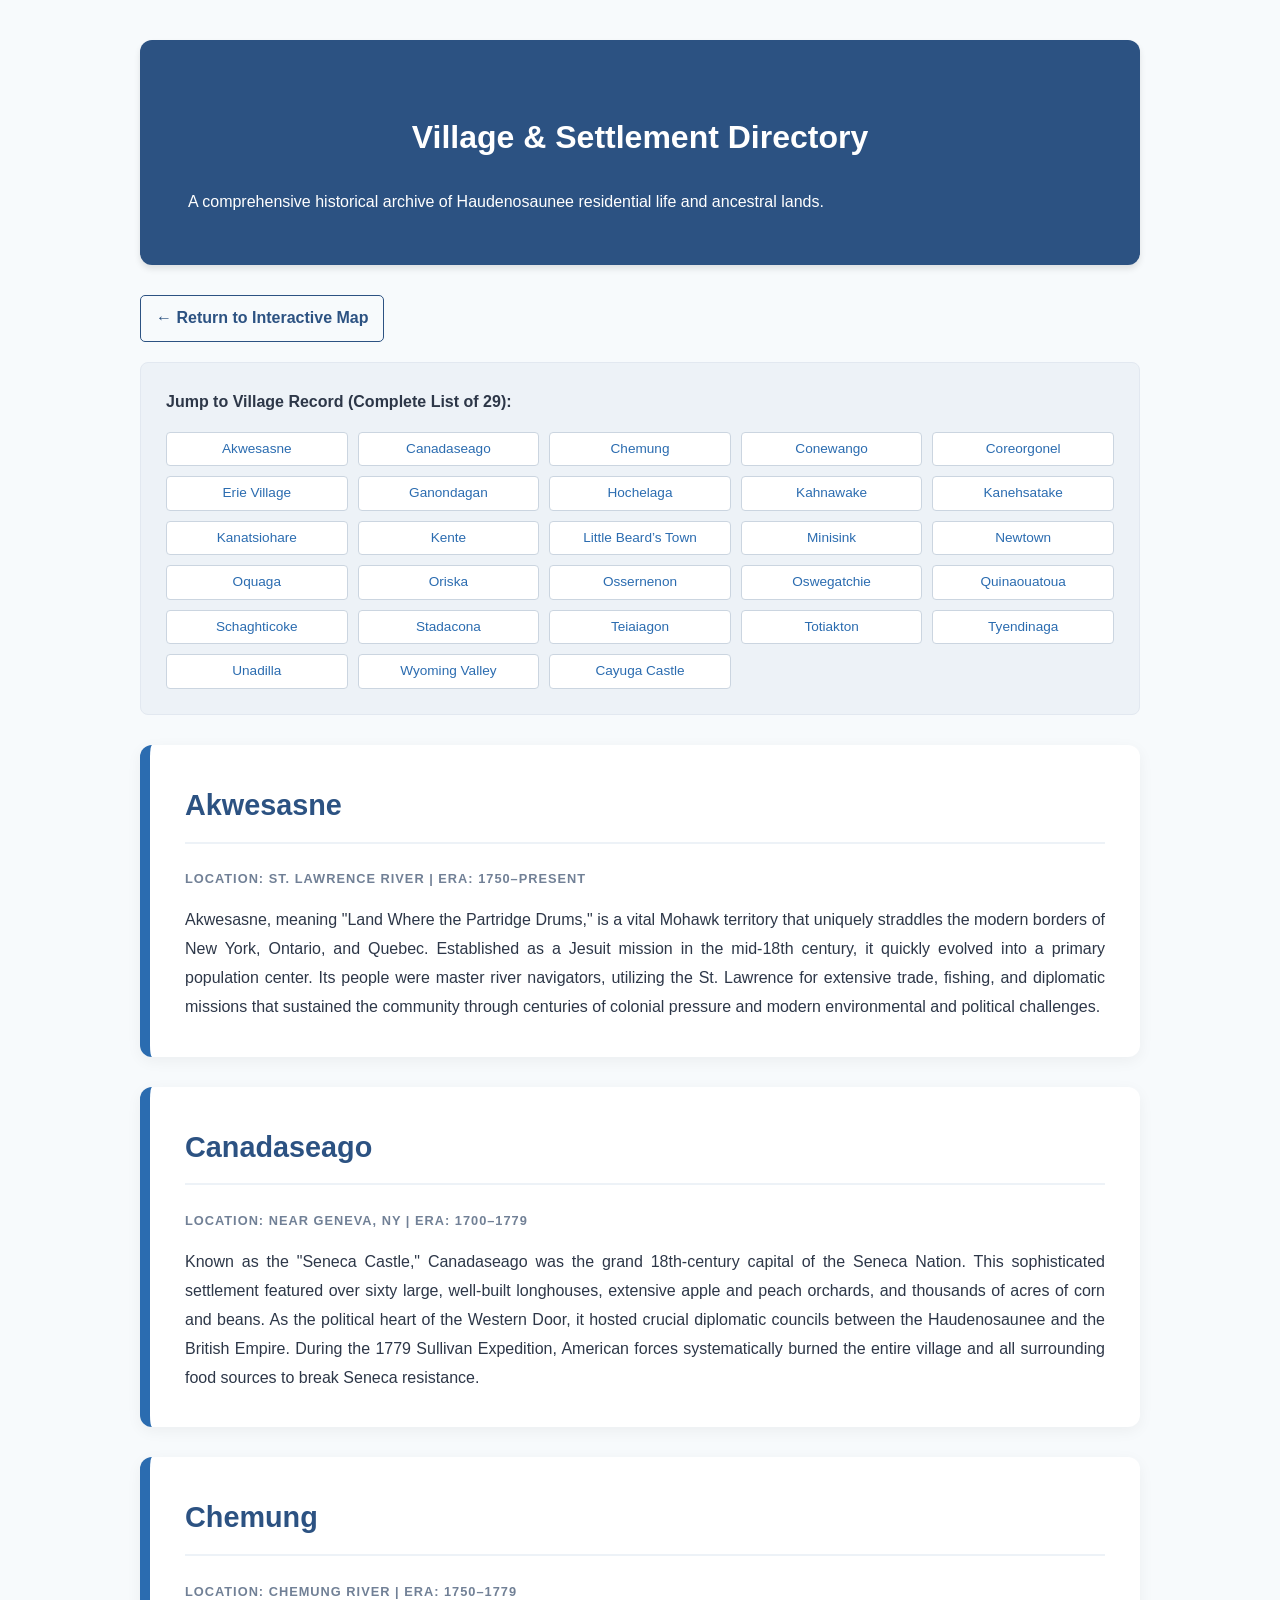
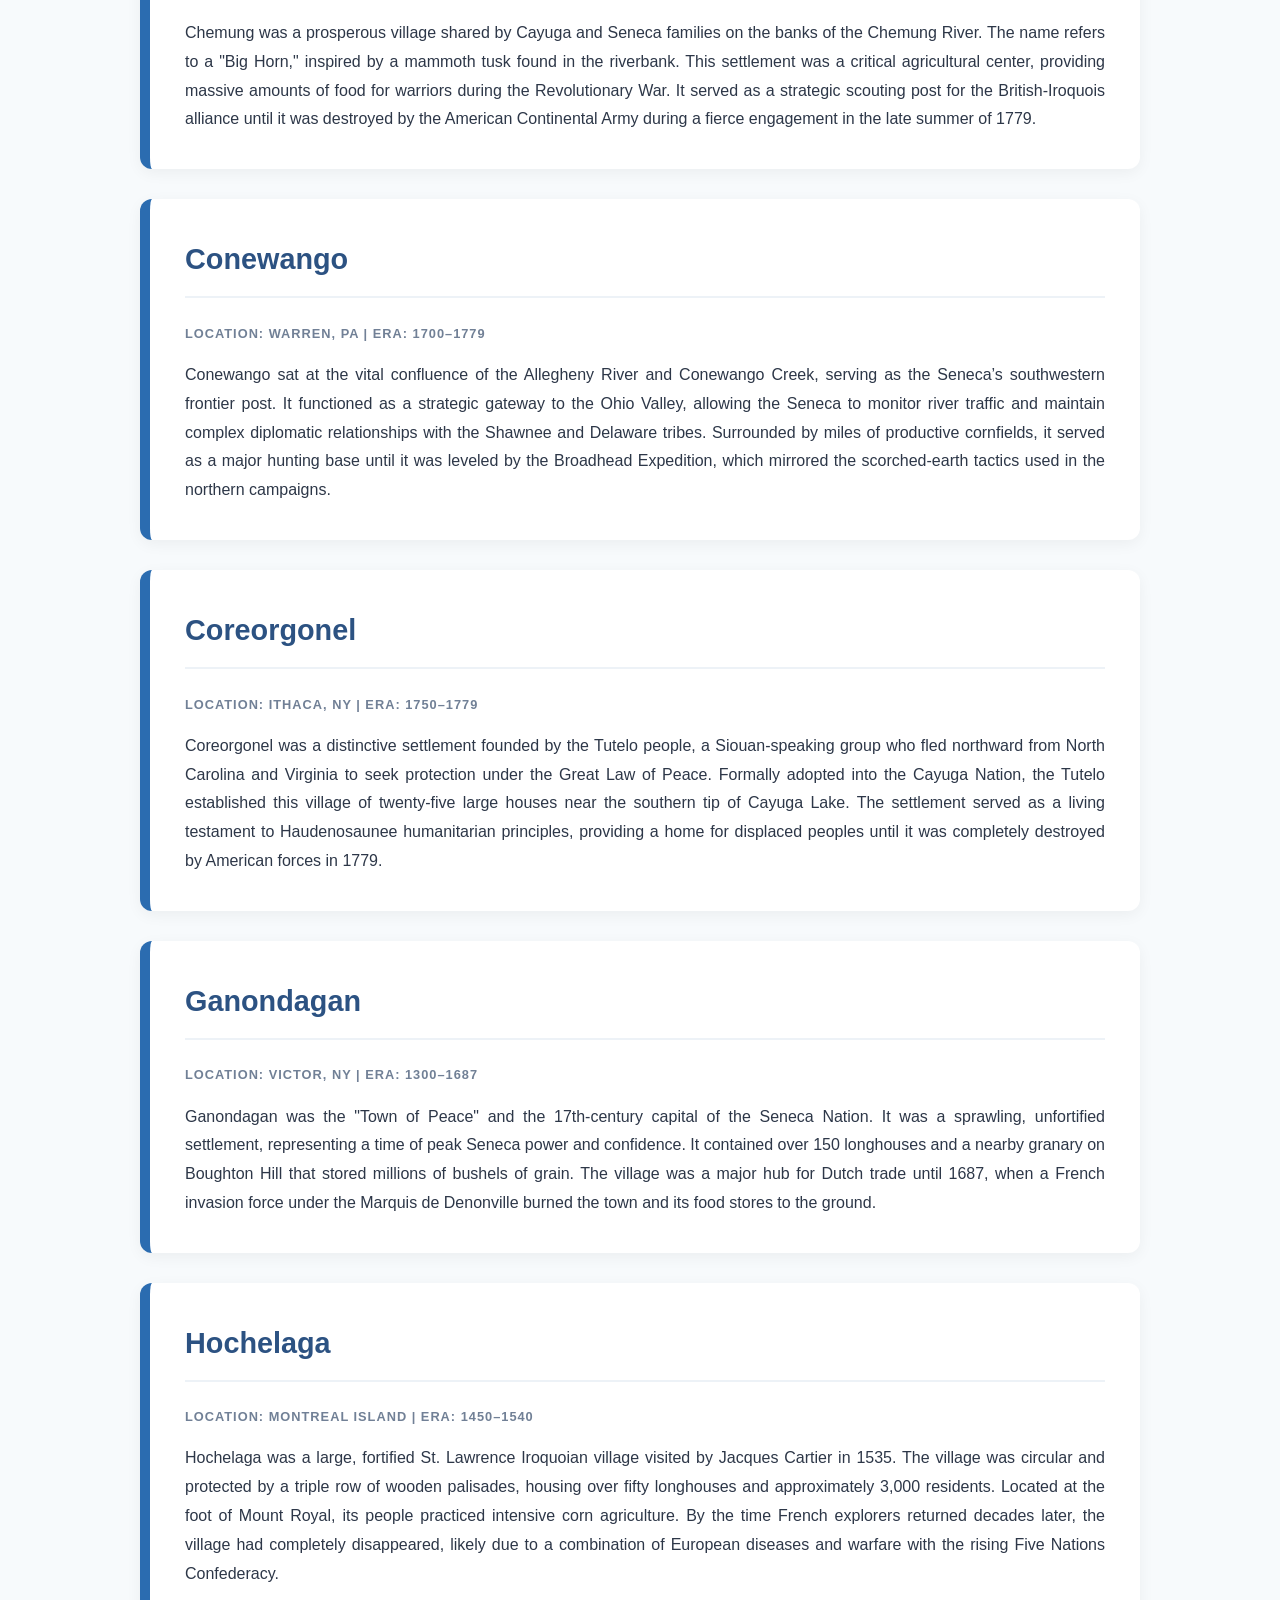
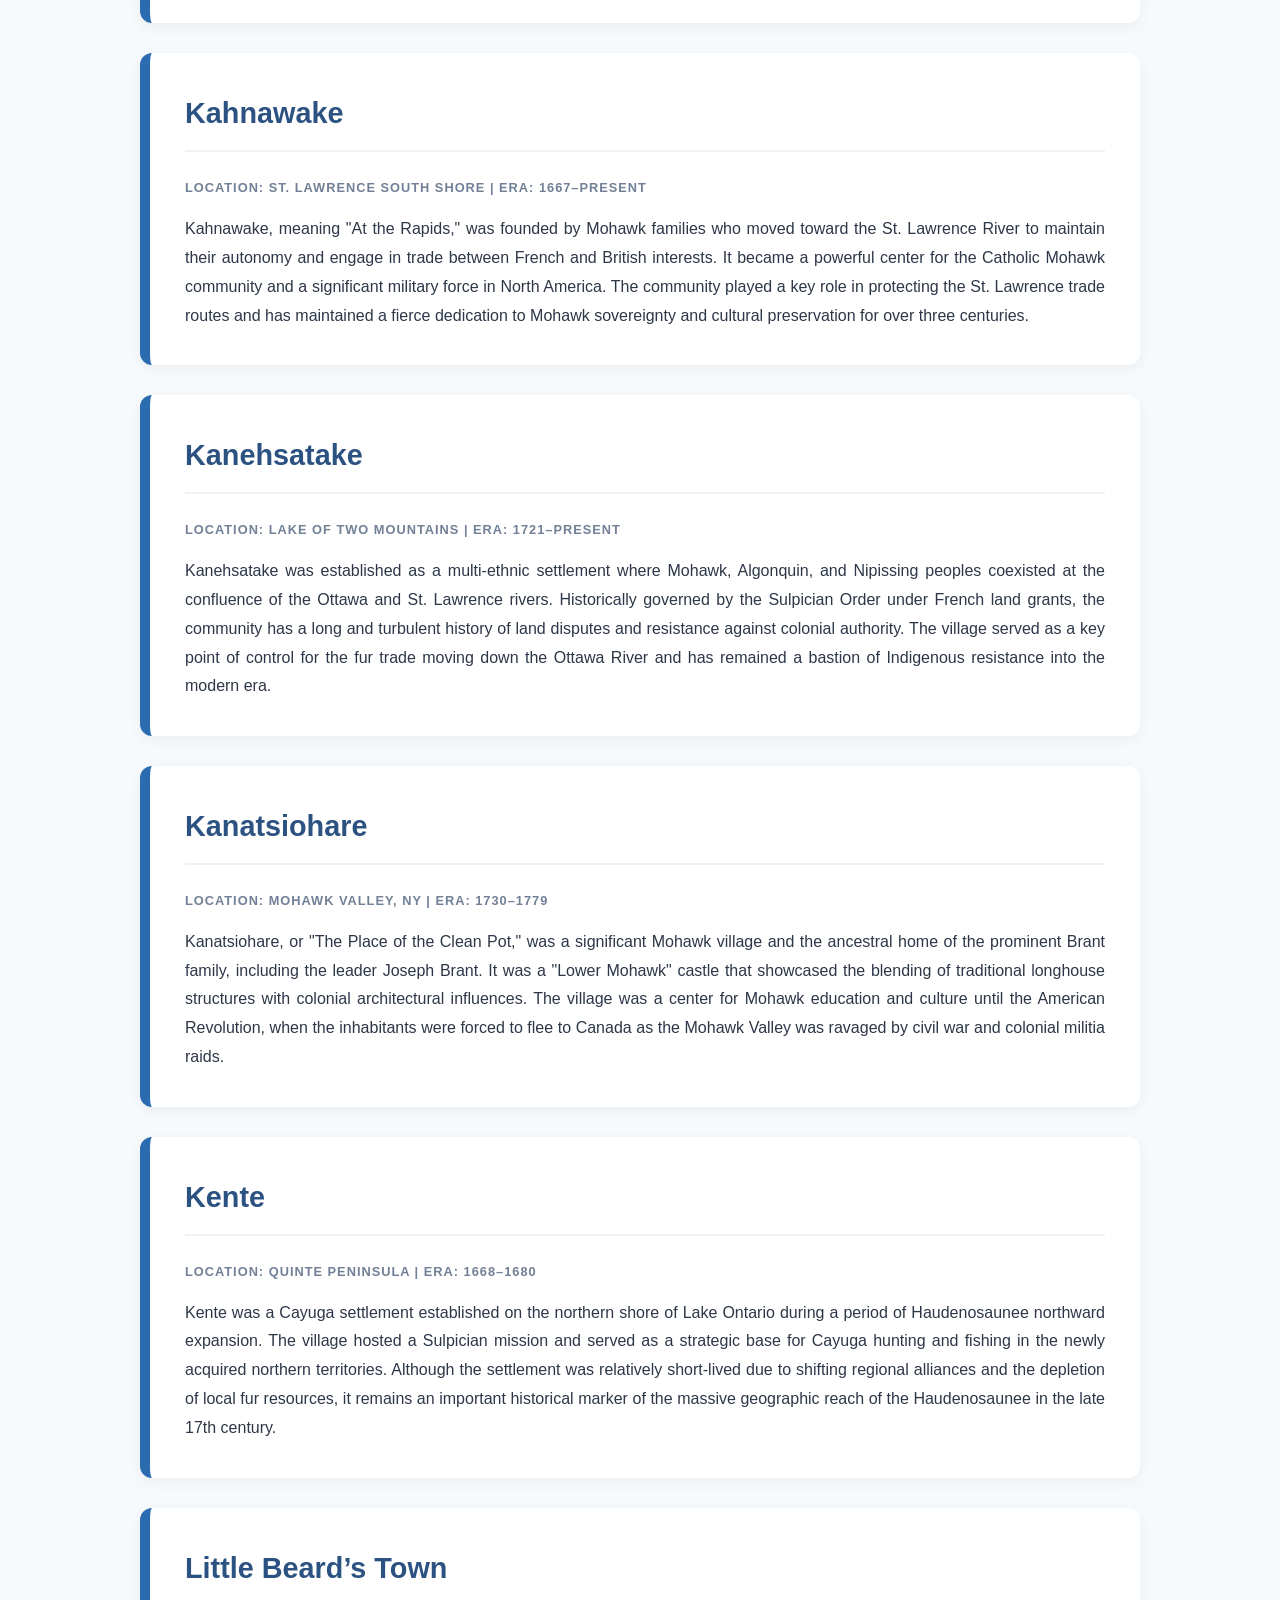
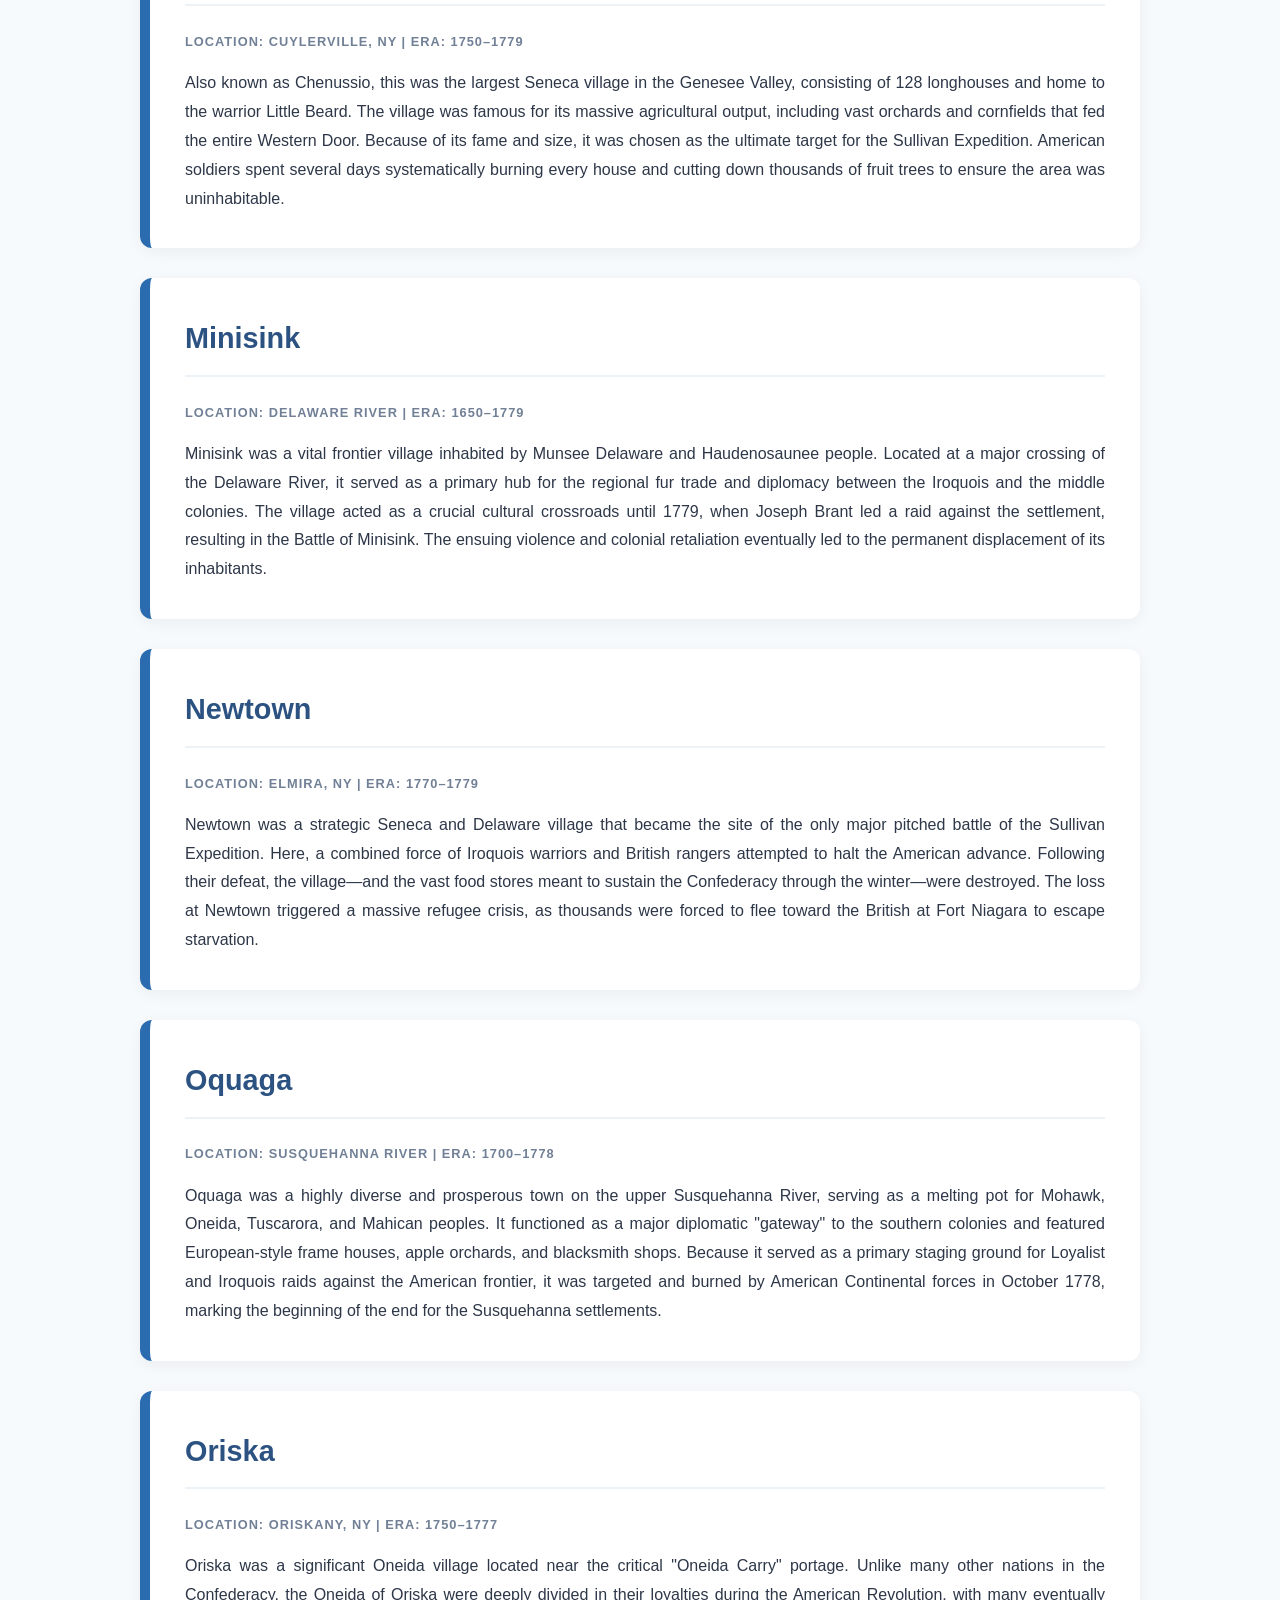
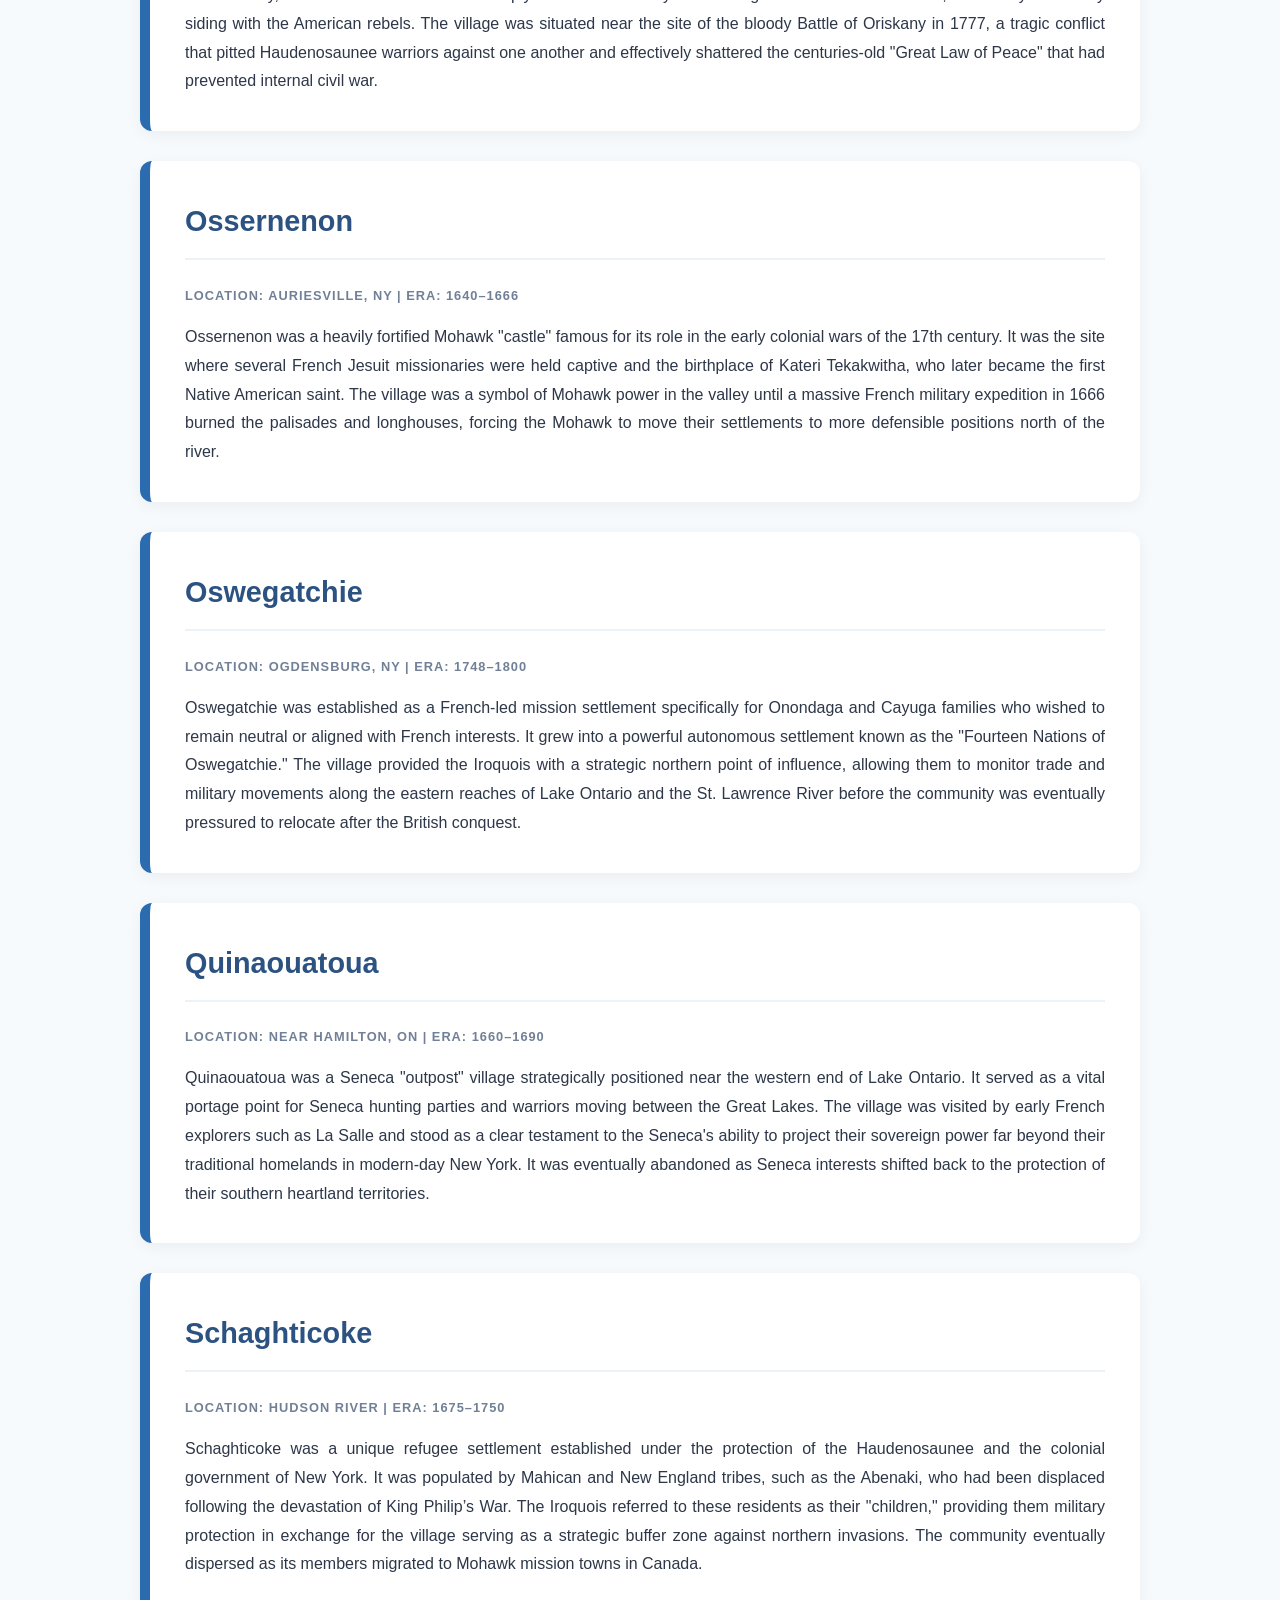
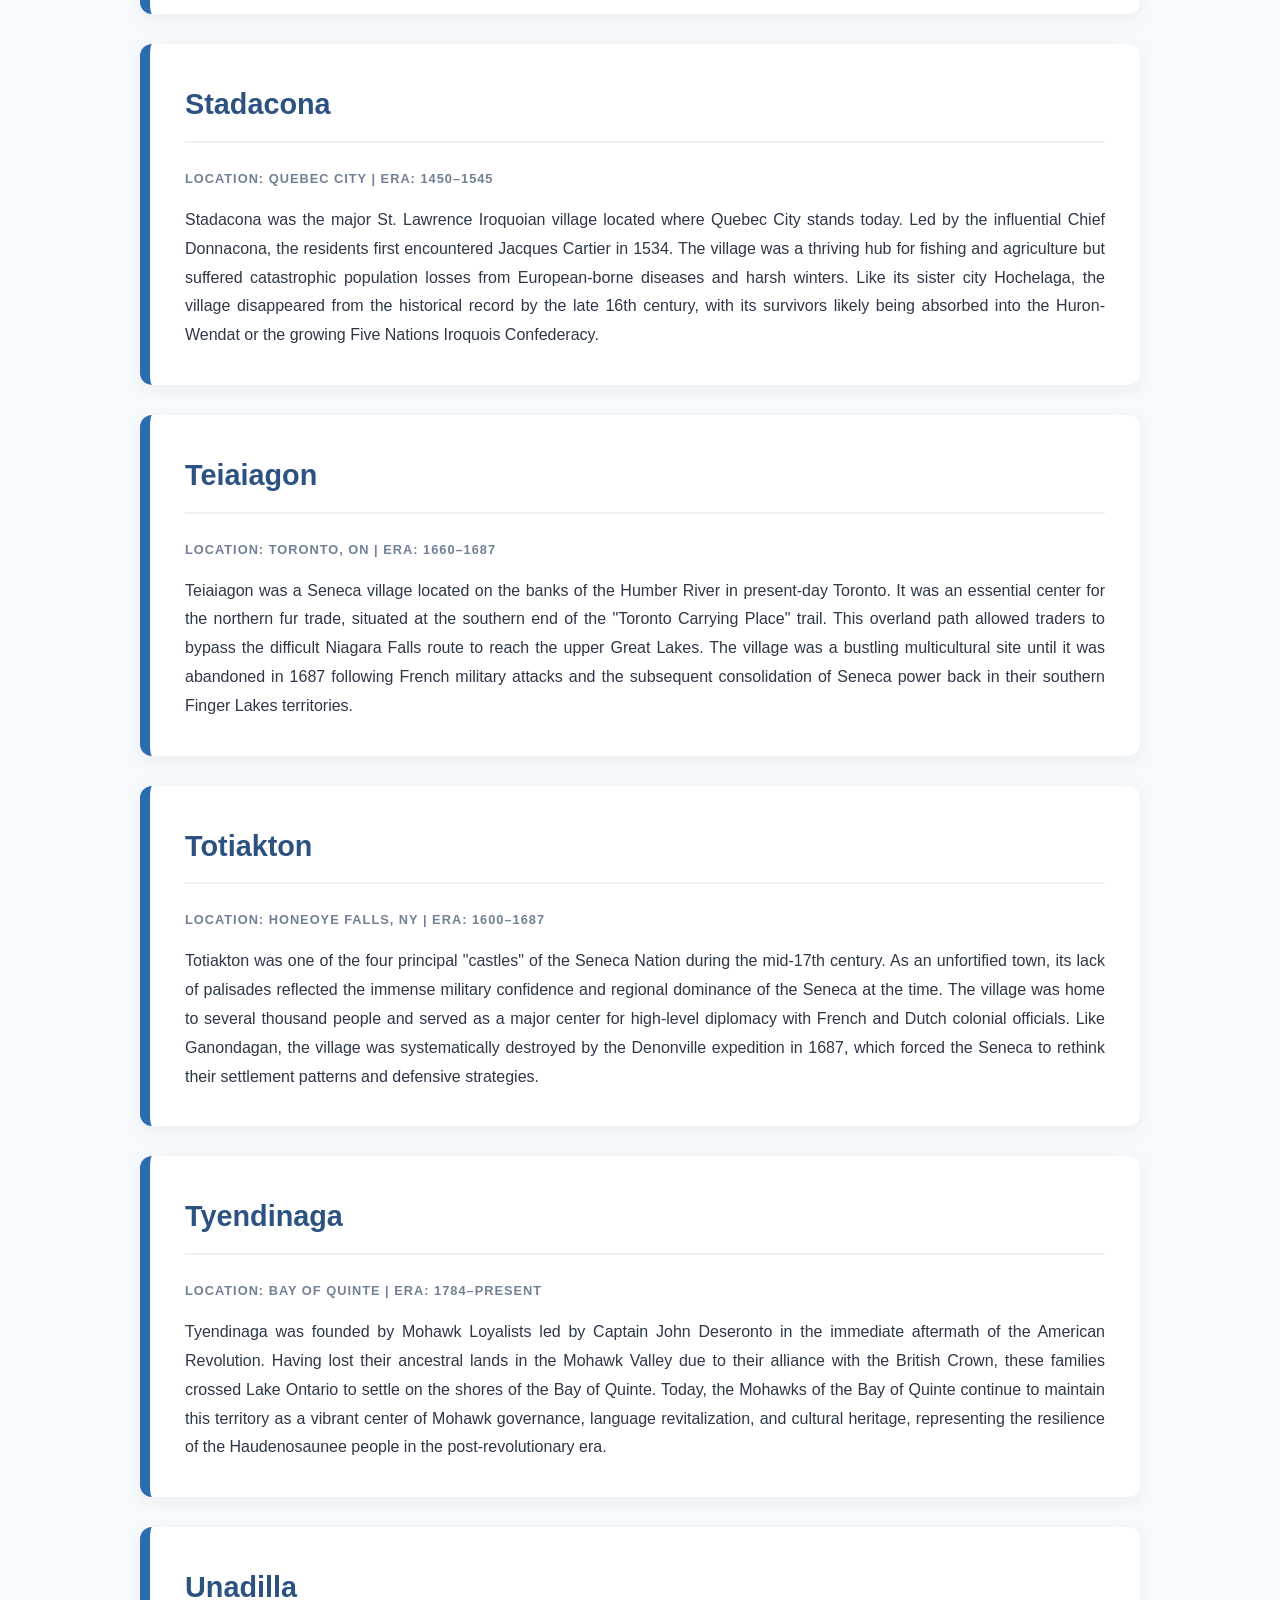
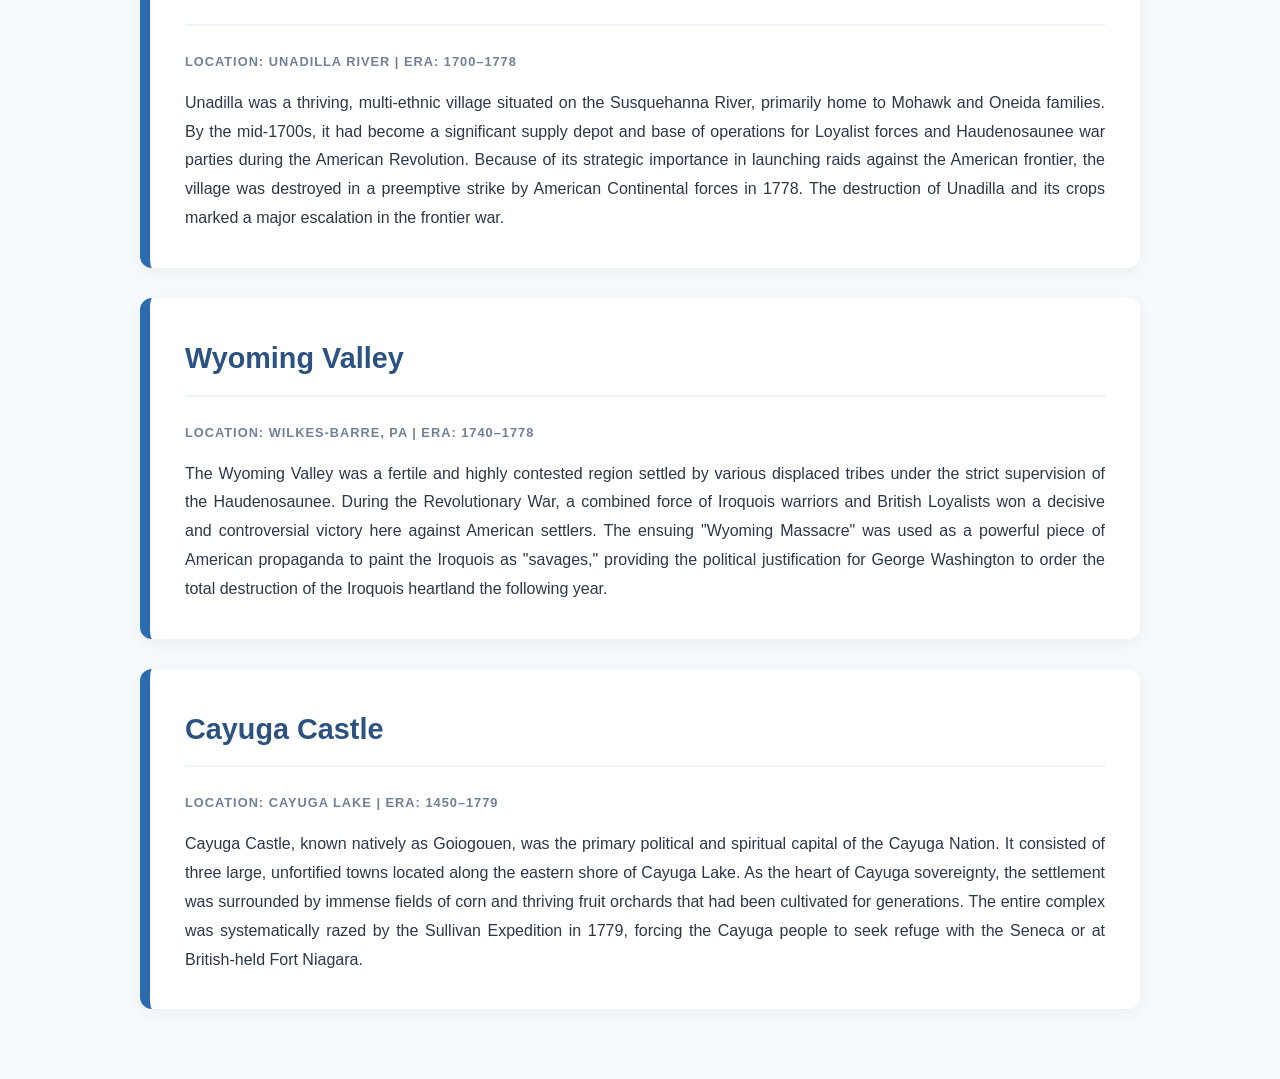
<file: Iroquois_Website/InformMinorSites.html>
<!DOCTYPE html>
<html lang="en">
<head>
    <meta charset="UTF-8">
    <meta name="viewport" content="width=device-width, initial-scale=1.0">
    <title>Village Directory - Haudenosaunee History</title>
    <link rel="stylesheet" href="InformStyle.css">   
</head>
<body>

<header>
    <h1>Village & Settlement Directory</h1>
    <p>A comprehensive historical archive of Haudenosaunee residential life and ancestral lands.</p>
</header>

<a href="IroquoisIndex.html" class="back-link">← Return to Interactive Map</a>

<div class="directory-nav">
    <strong>Jump to Village Record (Complete List of 29):</strong>
    <div class="nav-grid">
        <a href="#Akwesasne">Akwesasne</a> <a href="#Canadaseago">Canadaseago</a> <a href="#Chemung">Chemung</a>
        <a href="#Conewango">Conewango</a> <a href="#Coreorgonel">Coreorgonel</a> <a href="#Erie">Erie Village</a>
        <a href="#Ganondagan">Ganondagan</a> <a href="#Hochelaga">Hochelaga</a> <a href="#Kahnawake">Kahnawake</a>
        <a href="#Kanehsatake">Kanehsatake</a> <a href="#Kanatsiohare">Kanatsiohare</a> <a href="#Kente">Kente</a>
        <a href="#Little">Little Beard’s Town</a> <a href="#Minisink">Minisink</a> <a href="#Newtown">Newtown</a>
        <a href="#Oquaga">Oquaga</a> <a href="#Oriska">Oriska</a> <a href="#Ossernenon">Ossernenon</a>
        <a href="#Oswegatchie">Oswegatchie</a> <a href="#Quinaouatoua">Quinaouatoua</a>
        <a href="#Schaghticoke">Schaghticoke</a> <a href="#Stadacona">Stadacona</a> <a href="#Teiaiagon">Teiaiagon</a>
        <a href="#Totiakton">Totiakton</a> <a href="#Tyendinaga">Tyendinaga</a> <a href="#Unadilla">Unadilla</a>
        <a href="#Wyoming">Wyoming Valley</a> <a href="#Cayuga">Cayuga Castle</a>
    </div>
</div>



<section id="Akwesasne" class="village-section">
    <h2>Akwesasne</h2>
    <span class="meta">Location: St. Lawrence River | Era: 1750–Present</span>
    <p>Akwesasne, meaning "Land Where the Partridge Drums," is a vital Mohawk territory that uniquely straddles the modern borders of New York, Ontario, and Quebec. Established as a Jesuit mission in the mid-18th century, it quickly evolved into a primary population center. Its people were master river navigators, utilizing the St. Lawrence for extensive trade, fishing, and diplomatic missions that sustained the community through centuries of colonial pressure and modern environmental and political challenges.</p>
</section>

<section id="Canadaseago" class="village-section">
    <h2>Canadaseago</h2>
    <span class="meta">Location: Near Geneva, NY | Era: 1700–1779</span>
    <p>Known as the "Seneca Castle," Canadaseago was the grand 18th-century capital of the Seneca Nation. This sophisticated settlement featured over sixty large, well-built longhouses, extensive apple and peach orchards, and thousands of acres of corn and beans. As the political heart of the Western Door, it hosted crucial diplomatic councils between the Haudenosaunee and the British Empire. During the 1779 Sullivan Expedition, American forces systematically burned the entire village and all surrounding food sources to break Seneca resistance.</p>
</section>

<section id="Chemung" class="village-section">
    <h2>Chemung</h2>
    <span class="meta">Location: Chemung River | Era: 1750–1779</span>
    <p>Chemung was a prosperous village shared by Cayuga and Seneca families on the banks of the Chemung River. The name refers to a "Big Horn," inspired by a mammoth tusk found in the riverbank. This settlement was a critical agricultural center, providing massive amounts of food for warriors during the Revolutionary War. It served as a strategic scouting post for the British-Iroquois alliance until it was destroyed by the American Continental Army during a fierce engagement in the late summer of 1779.</p>
</section>

<section id="Conewango" class="village-section">
    <h2>Conewango</h2>
    <span class="meta">Location: Warren, PA | Era: 1700–1779</span>
    <p>Conewango sat at the vital confluence of the Allegheny River and Conewango Creek, serving as the Seneca’s southwestern frontier post. It functioned as a strategic gateway to the Ohio Valley, allowing the Seneca to monitor river traffic and maintain complex diplomatic relationships with the Shawnee and Delaware tribes. Surrounded by miles of productive cornfields, it served as a major hunting base until it was leveled by the Broadhead Expedition, which mirrored the scorched-earth tactics used in the northern campaigns.</p>
</section>

<section id="Coreorgonel" class="village-section">
    <h2>Coreorgonel</h2>
    <span class="meta">Location: Ithaca, NY | Era: 1750–1779</span>
    <p>Coreorgonel was a distinctive settlement founded by the Tutelo people, a Siouan-speaking group who fled northward from North Carolina and Virginia to seek protection under the Great Law of Peace. Formally adopted into the Cayuga Nation, the Tutelo established this village of twenty-five large houses near the southern tip of Cayuga Lake. The settlement served as a living testament to Haudenosaunee humanitarian principles, providing a home for displaced peoples until it was completely destroyed by American forces in 1779.</p>
</section>

<section id="Ganondagan" class="village-section">
    <h2>Ganondagan</h2>
    <span class="meta">Location: Victor, NY | Era: 1300–1687</span>
    <p>Ganondagan was the "Town of Peace" and the 17th-century capital of the Seneca Nation. It was a sprawling, unfortified settlement, representing a time of peak Seneca power and confidence. It contained over 150 longhouses and a nearby granary on Boughton Hill that stored millions of bushels of grain. The village was a major hub for Dutch trade until 1687, when a French invasion force under the Marquis de Denonville burned the town and its food stores to the ground.</p>
</section>

<section id="Hochelaga" class="village-section">
    <h2>Hochelaga</h2>
    <span class="meta">Location: Montreal Island | Era: 1450–1540</span>
    <p>Hochelaga was a large, fortified St. Lawrence Iroquoian village visited by Jacques Cartier in 1535. The village was circular and protected by a triple row of wooden palisades, housing over fifty longhouses and approximately 3,000 residents. Located at the foot of Mount Royal, its people practiced intensive corn agriculture. By the time French explorers returned decades later, the village had completely disappeared, likely due to a combination of European diseases and warfare with the rising Five Nations Confederacy.</p>
</section>

<section id="Kahnawake" class="village-section">
    <h2>Kahnawake</h2>
    <span class="meta">Location: St. Lawrence South Shore | Era: 1667–Present</span>
    <p>Kahnawake, meaning "At the Rapids," was founded by Mohawk families who moved toward the St. Lawrence River to maintain their autonomy and engage in trade between French and British interests. It became a powerful center for the Catholic Mohawk community and a significant military force in North America. The community played a key role in protecting the St. Lawrence trade routes and has maintained a fierce dedication to Mohawk sovereignty and cultural preservation for over three centuries.</p>
</section>

<section id="Kanehsatake" class="village-section">
    <h2>Kanehsatake</h2>
    <span class="meta">Location: Lake of Two Mountains | Era: 1721–Present</span>
    <p>Kanehsatake was established as a multi-ethnic settlement where Mohawk, Algonquin, and Nipissing peoples coexisted at the confluence of the Ottawa and St. Lawrence rivers. Historically governed by the Sulpician Order under French land grants, the community has a long and turbulent history of land disputes and resistance against colonial authority. The village served as a key point of control for the fur trade moving down the Ottawa River and has remained a bastion of Indigenous resistance into the modern era.</p>
</section>

<section id="Kanatsiohare" class="village-section">
    <h2>Kanatsiohare</h2>
    <span class="meta">Location: Mohawk Valley, NY | Era: 1730–1779</span>
    <p>Kanatsiohare, or "The Place of the Clean Pot," was a significant Mohawk village and the ancestral home of the prominent Brant family, including the leader Joseph Brant. It was a "Lower Mohawk" castle that showcased the blending of traditional longhouse structures with colonial architectural influences. The village was a center for Mohawk education and culture until the American Revolution, when the inhabitants were forced to flee to Canada as the Mohawk Valley was ravaged by civil war and colonial militia raids.</p>
</section>

<section id="Kente" class="village-section">
    <h2>Kente</h2>
    <span class="meta">Location: Quinte Peninsula | Era: 1668–1680</span>
    <p>Kente was a Cayuga settlement established on the northern shore of Lake Ontario during a period of Haudenosaunee northward expansion. The village hosted a Sulpician mission and served as a strategic base for Cayuga hunting and fishing in the newly acquired northern territories. Although the settlement was relatively short-lived due to shifting regional alliances and the depletion of local fur resources, it remains an important historical marker of the massive geographic reach of the Haudenosaunee in the late 17th century.</p>
</section>

<section id="Little" class="village-section">
    <h2>Little Beard’s Town</h2>
    <span class="meta">Location: Cuylerville, NY | Era: 1750–1779</span>
    <p>Also known as Chenussio, this was the largest Seneca village in the Genesee Valley, consisting of 128 longhouses and home to the warrior Little Beard. The village was famous for its massive agricultural output, including vast orchards and cornfields that fed the entire Western Door. Because of its fame and size, it was chosen as the ultimate target for the Sullivan Expedition. American soldiers spent several days systematically burning every house and cutting down thousands of fruit trees to ensure the area was uninhabitable.</p>
</section>

<section id="Minisink" class="village-section">
    <h2>Minisink</h2>
    <span class="meta">Location: Delaware River | Era: 1650–1779</span>
    <p>Minisink was a vital frontier village inhabited by Munsee Delaware and Haudenosaunee people. Located at a major crossing of the Delaware River, it served as a primary hub for the regional fur trade and diplomacy between the Iroquois and the middle colonies. The village acted as a crucial cultural crossroads until 1779, when Joseph Brant led a raid against the settlement, resulting in the Battle of Minisink. The ensuing violence and colonial retaliation eventually led to the permanent displacement of its inhabitants.</p>
</section>

<section id="Newtown" class="village-section">
    <h2>Newtown</h2>
    <span class="meta">Location: Elmira, NY | Era: 1770–1779</span>
    <p>Newtown was a strategic Seneca and Delaware village that became the site of the only major pitched battle of the Sullivan Expedition. Here, a combined force of Iroquois warriors and British rangers attempted to halt the American advance. Following their defeat, the village—and the vast food stores meant to sustain the Confederacy through the winter—were destroyed. The loss at Newtown triggered a massive refugee crisis, as thousands were forced to flee toward the British at Fort Niagara to escape starvation.</p>
</section>

<section id="Oquaga" class="village-section">
    <h2>Oquaga</h2>
    <span class="meta">Location: Susquehanna River | Era: 1700–1778</span>
    <p>Oquaga was a highly diverse and prosperous town on the upper Susquehanna River, serving as a melting pot for Mohawk, Oneida, Tuscarora, and Mahican peoples. It functioned as a major diplomatic "gateway" to the southern colonies and featured European-style frame houses, apple orchards, and blacksmith shops. Because it served as a primary staging ground for Loyalist and Iroquois raids against the American frontier, it was targeted and burned by American Continental forces in October 1778, marking the beginning of the end for the Susquehanna settlements.</p>
</section>

<section id="Oriska" class="village-section">
    <h2>Oriska</h2>
    <span class="meta">Location: Oriskany, NY | Era: 1750–1777</span>
    <p>Oriska was a significant Oneida village located near the critical "Oneida Carry" portage. Unlike many other nations in the Confederacy, the Oneida of Oriska were deeply divided in their loyalties during the American Revolution, with many eventually siding with the American rebels. The village was situated near the site of the bloody Battle of Oriskany in 1777, a tragic conflict that pitted Haudenosaunee warriors against one another and effectively shattered the centuries-old "Great Law of Peace" that had prevented internal civil war.</p>
</section>

<section id="Ossernenon" class="village-section">
    <h2>Ossernenon</h2>
    <span class="meta">Location: Auriesville, NY | Era: 1640–1666</span>
    <p>Ossernenon was a heavily fortified Mohawk "castle" famous for its role in the early colonial wars of the 17th century. It was the site where several French Jesuit missionaries were held captive and the birthplace of Kateri Tekakwitha, who later became the first Native American saint. The village was a symbol of Mohawk power in the valley until a massive French military expedition in 1666 burned the palisades and longhouses, forcing the Mohawk to move their settlements to more defensible positions north of the river.</p>
</section>

<section id="Oswegatchie" class="village-section">
    <h2>Oswegatchie</h2>
    <span class="meta">Location: Ogdensburg, NY | Era: 1748–1800</span>
    <p>Oswegatchie was established as a French-led mission settlement specifically for Onondaga and Cayuga families who wished to remain neutral or aligned with French interests. It grew into a powerful autonomous settlement known as the "Fourteen Nations of Oswegatchie." The village provided the Iroquois with a strategic northern point of influence, allowing them to monitor trade and military movements along the eastern reaches of Lake Ontario and the St. Lawrence River before the community was eventually pressured to relocate after the British conquest.</p>
</section>

<section id="Quinaouatoua" class="village-section">
    <h2>Quinaouatoua</h2>
    <span class="meta">Location: Near Hamilton, ON | Era: 1660–1690</span>
    <p>Quinaouatoua was a Seneca "outpost" village strategically positioned near the western end of Lake Ontario. It served as a vital portage point for Seneca hunting parties and warriors moving between the Great Lakes. The village was visited by early French explorers such as La Salle and stood as a clear testament to the Seneca's ability to project their sovereign power far beyond their traditional homelands in modern-day New York. It was eventually abandoned as Seneca interests shifted back to the protection of their southern heartland territories.</p>
</section>

<section id="Schaghticoke" class="village-section">
    <h2>Schaghticoke</h2>
    <span class="meta">Location: Hudson River | Era: 1675–1750</span>
    <p>Schaghticoke was a unique refugee settlement established under the protection of the Haudenosaunee and the colonial government of New York. It was populated by Mahican and New England tribes, such as the Abenaki, who had been displaced following the devastation of King Philip’s War. The Iroquois referred to these residents as their "children," providing them military protection in exchange for the village serving as a strategic buffer zone against northern invasions. The community eventually dispersed as its members migrated to Mohawk mission towns in Canada.</p>
</section>

<section id="Stadacona" class="village-section">
    <h2>Stadacona</h2>
    <span class="meta">Location: Quebec City | Era: 1450–1545</span>
    <p>Stadacona was the major St. Lawrence Iroquoian village located where Quebec City stands today. Led by the influential Chief Donnacona, the residents first encountered Jacques Cartier in 1534. The village was a thriving hub for fishing and agriculture but suffered catastrophic population losses from European-borne diseases and harsh winters. Like its sister city Hochelaga, the village disappeared from the historical record by the late 16th century, with its survivors likely being absorbed into the Huron-Wendat or the growing Five Nations Iroquois Confederacy.</p>
</section>

<section id="Teiaiagon" class="village-section">
    <h2>Teiaiagon</h2>
    <span class="meta">Location: Toronto, ON | Era: 1660–1687</span>
    <p>Teiaiagon was a Seneca village located on the banks of the Humber River in present-day Toronto. It was an essential center for the northern fur trade, situated at the southern end of the "Toronto Carrying Place" trail. This overland path allowed traders to bypass the difficult Niagara Falls route to reach the upper Great Lakes. The village was a bustling multicultural site until it was abandoned in 1687 following French military attacks and the subsequent consolidation of Seneca power back in their southern Finger Lakes territories.</p>
</section>

<section id="Totiakton" class="village-section">
    <h2>Totiakton</h2>
    <span class="meta">Location: Honeoye Falls, NY | Era: 1600–1687</span>
    <p>Totiakton was one of the four principal "castles" of the Seneca Nation during the mid-17th century. As an unfortified town, its lack of palisades reflected the immense military confidence and regional dominance of the Seneca at the time. The village was home to several thousand people and served as a major center for high-level diplomacy with French and Dutch colonial officials. Like Ganondagan, the village was systematically destroyed by the Denonville expedition in 1687, which forced the Seneca to rethink their settlement patterns and defensive strategies.</p>
</section>

<section id="Tyendinaga" class="village-section">
    <h2>Tyendinaga</h2>
    <span class="meta">Location: Bay of Quinte | Era: 1784–Present</span>
    <p>Tyendinaga was founded by Mohawk Loyalists led by Captain John Deseronto in the immediate aftermath of the American Revolution. Having lost their ancestral lands in the Mohawk Valley due to their alliance with the British Crown, these families crossed Lake Ontario to settle on the shores of the Bay of Quinte. Today, the Mohawks of the Bay of Quinte continue to maintain this territory as a vibrant center of Mohawk governance, language revitalization, and cultural heritage, representing the resilience of the Haudenosaunee people in the post-revolutionary era.</p>
</section>

<section id="Unadilla" class="village-section">
    <h2>Unadilla</h2>
    <span class="meta">Location: Unadilla River | Era: 1700–1778</span>
    <p>Unadilla was a thriving, multi-ethnic village situated on the Susquehanna River, primarily home to Mohawk and Oneida families. By the mid-1700s, it had become a significant supply depot and base of operations for Loyalist forces and Haudenosaunee war parties during the American Revolution. Because of its strategic importance in launching raids against the American frontier, the village was destroyed in a preemptive strike by American Continental forces in 1778. The destruction of Unadilla and its crops marked a major escalation in the frontier war.</p>
</section>

<section id="Wyoming" class="village-section">
    <h2>Wyoming Valley</h2>
    <span class="meta">Location: Wilkes-Barre, PA | Era: 1740–1778</span>
    <p>The Wyoming Valley was a fertile and highly contested region settled by various displaced tribes under the strict supervision of the Haudenosaunee. During the Revolutionary War, a combined force of Iroquois warriors and British Loyalists won a decisive and controversial victory here against American settlers. The ensuing "Wyoming Massacre" was used as a powerful piece of American propaganda to paint the Iroquois as "savages," providing the political justification for George Washington to order the total destruction of the Iroquois heartland the following year.</p>
</section>

<section id="Cayuga" class="village-section">
    <h2>Cayuga Castle</h2>
    <span class="meta">Location: Cayuga Lake | Era: 1450–1779</span>
    <p>Cayuga Castle, known natively as Goiogouen, was the primary political and spiritual capital of the Cayuga Nation. It consisted of three large, unfortified towns located along the eastern shore of Cayuga Lake. As the heart of Cayuga sovereignty, the settlement was surrounded by immense fields of corn and thriving fruit orchards that had been cultivated for generations. The entire complex was systematically razed by the Sullivan Expedition in 1779, forcing the Cayuga people to seek refuge with the Seneca or at British-held Fort Niagara.</p>
</section>

</body>
</html>
</file>
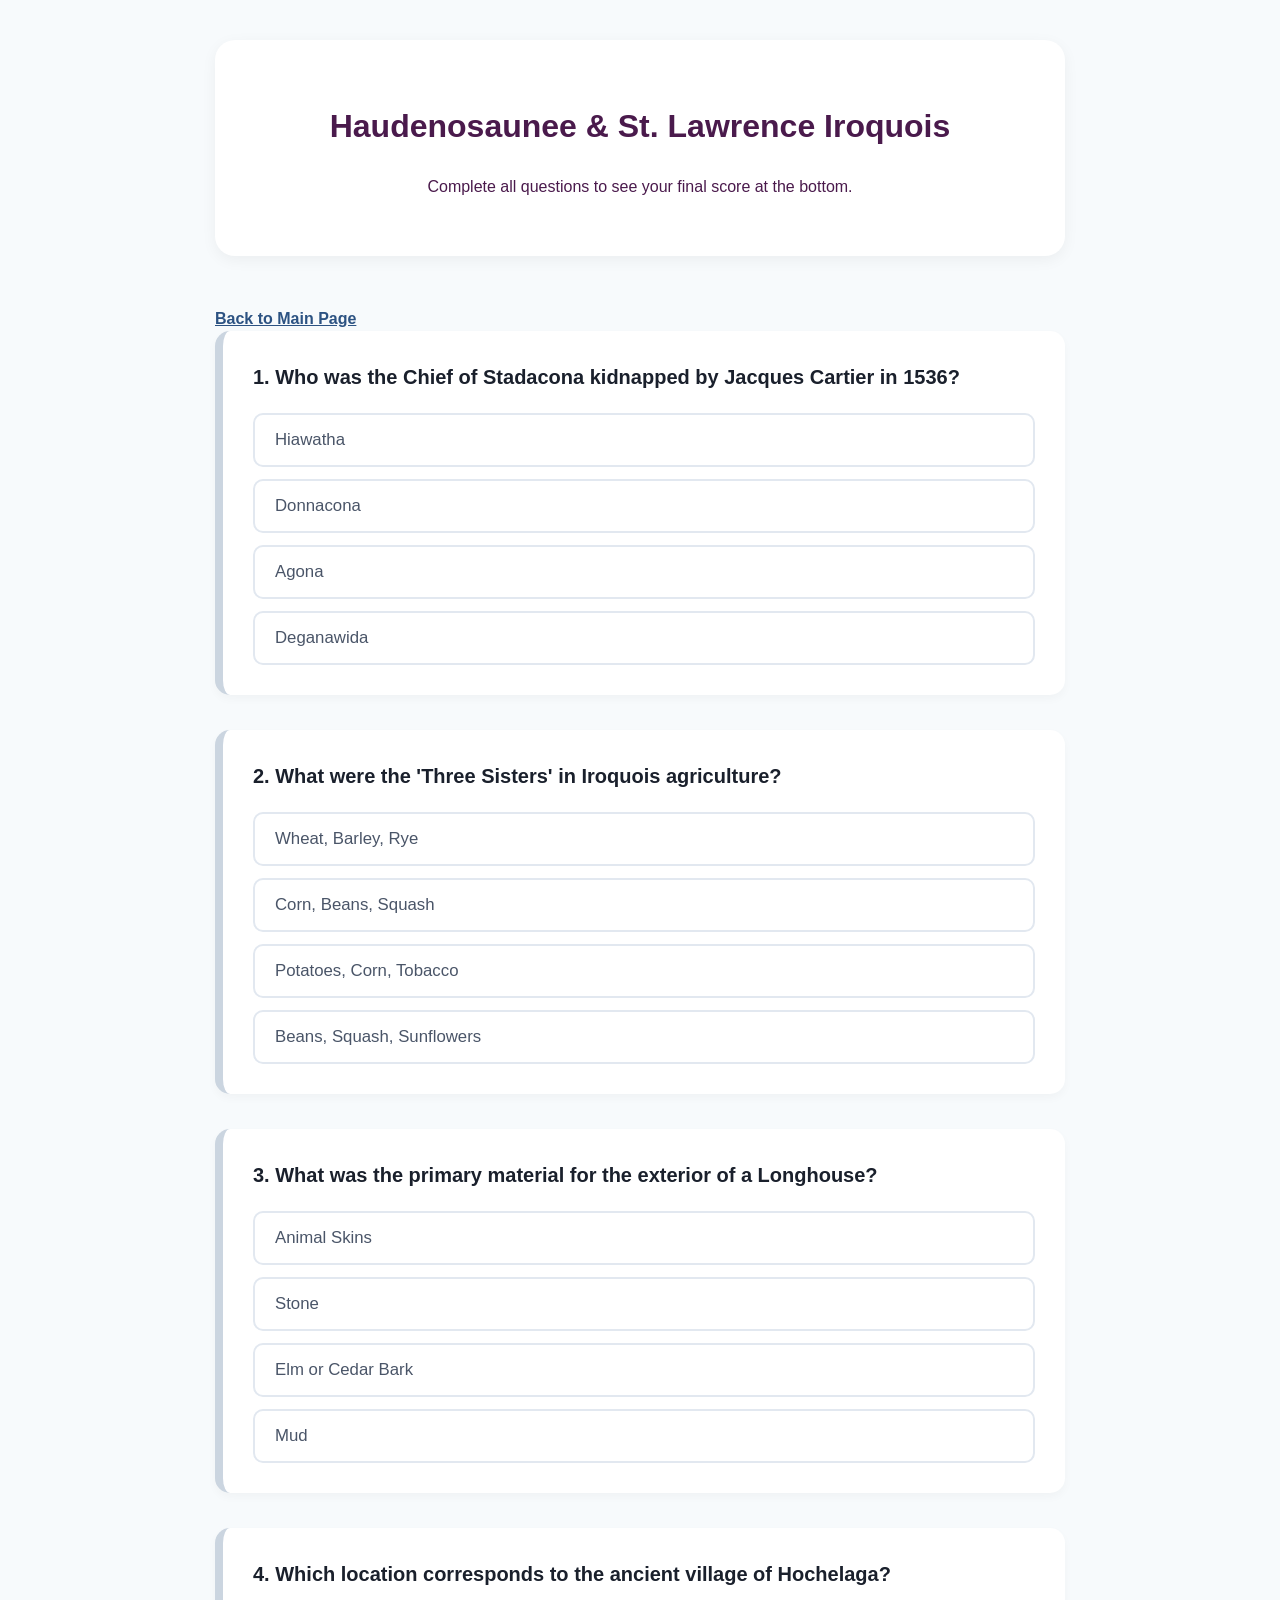
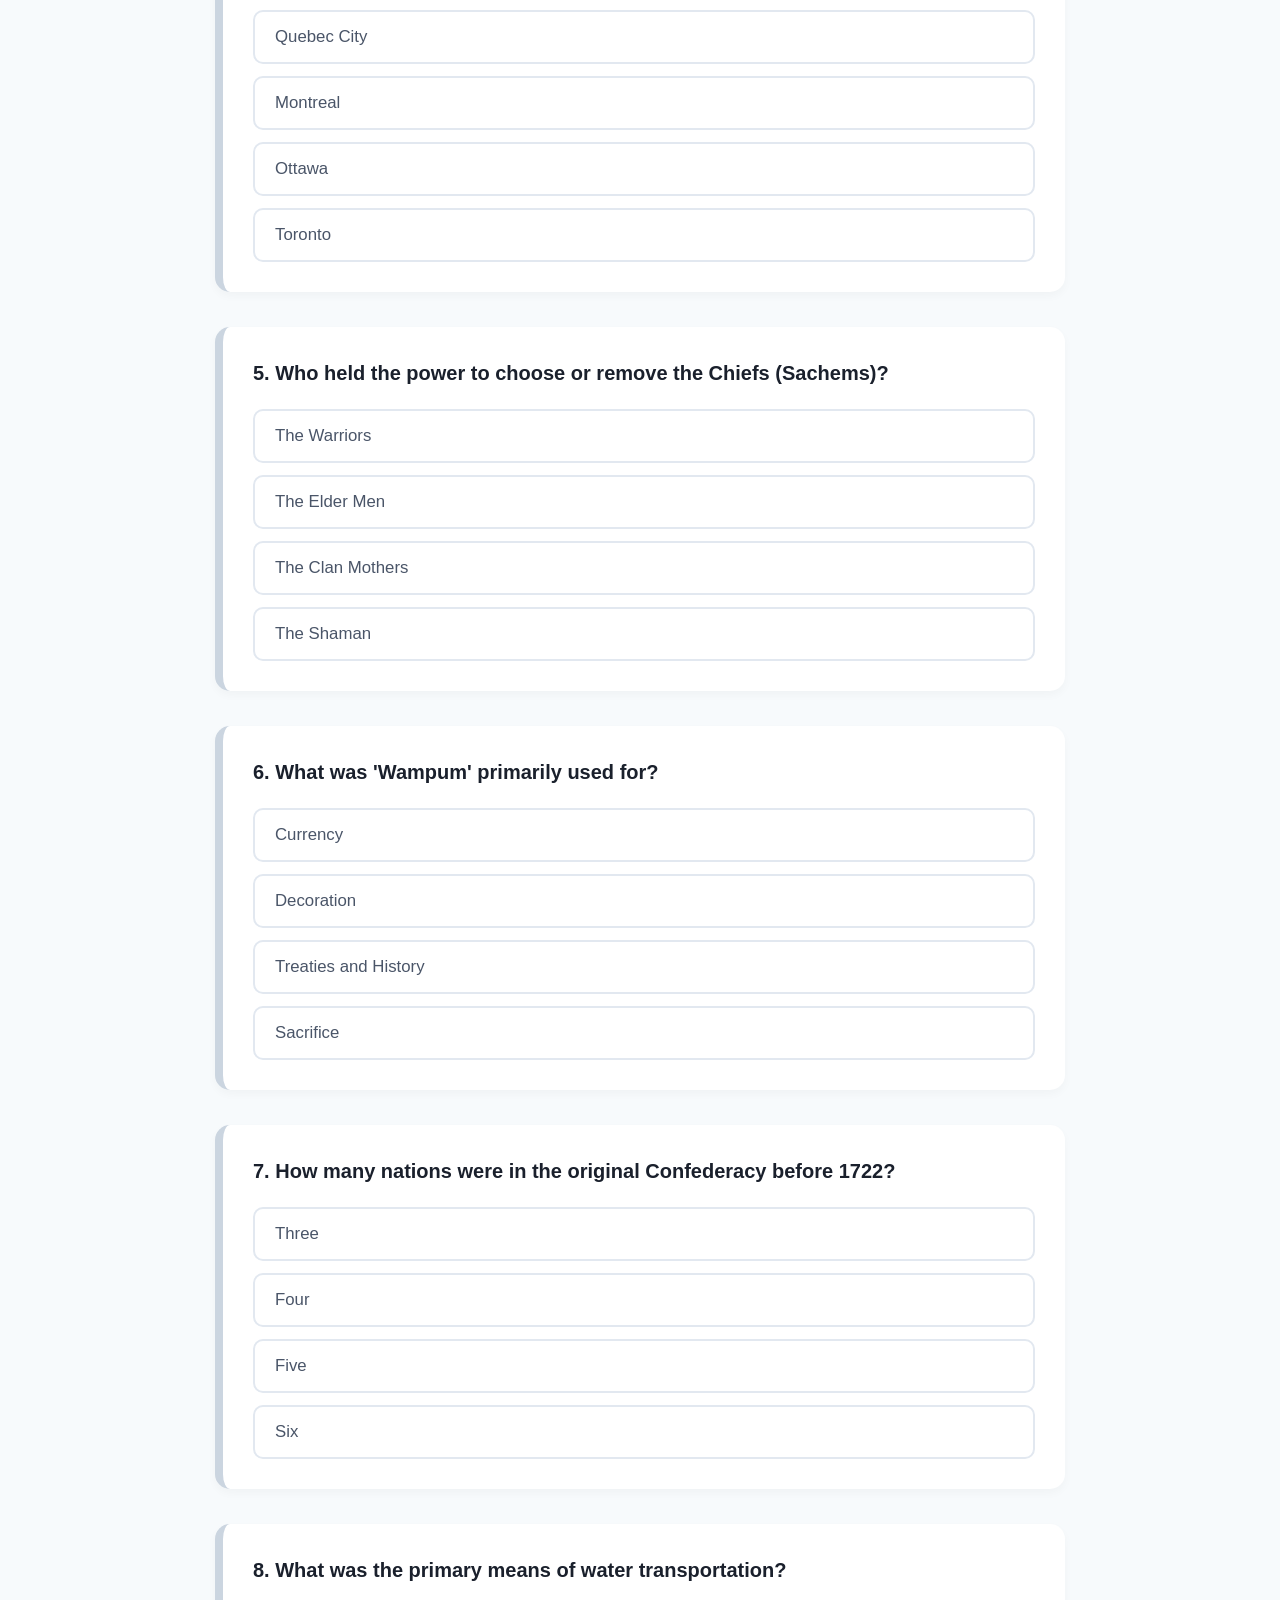
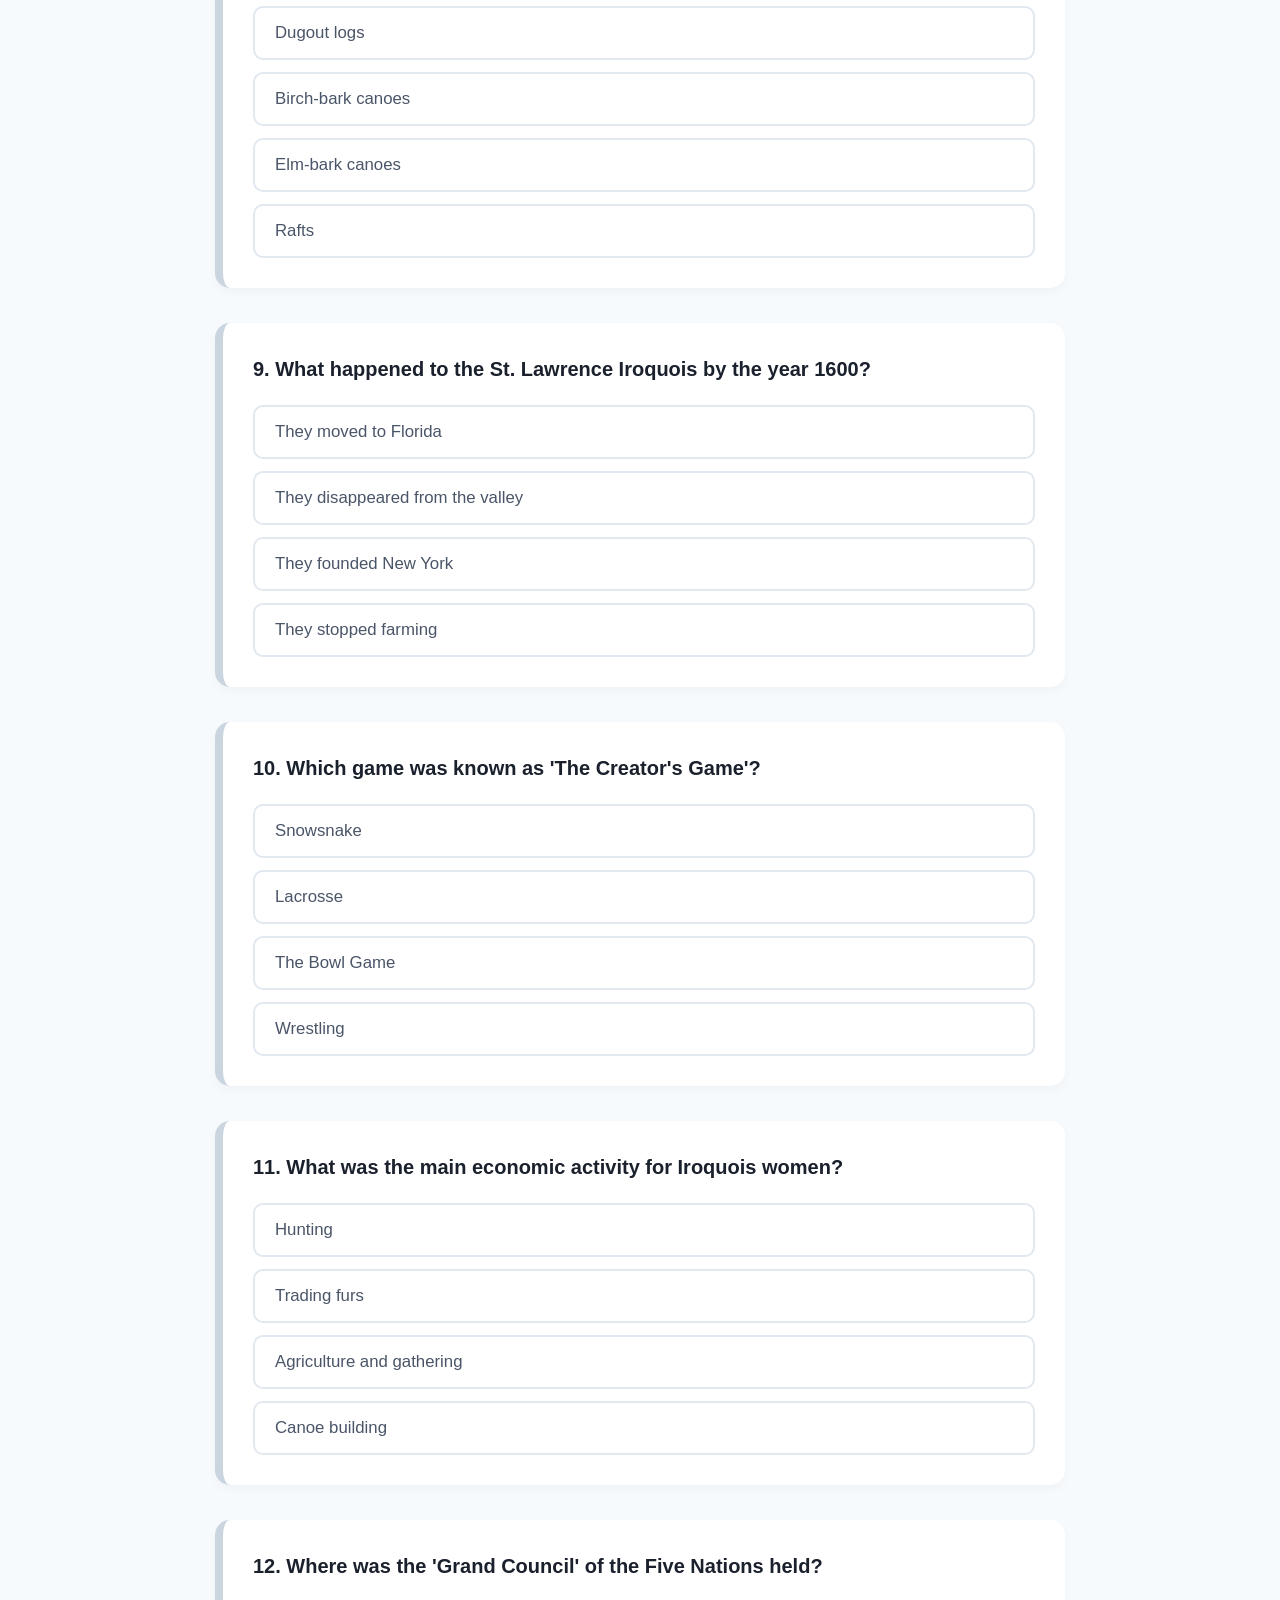
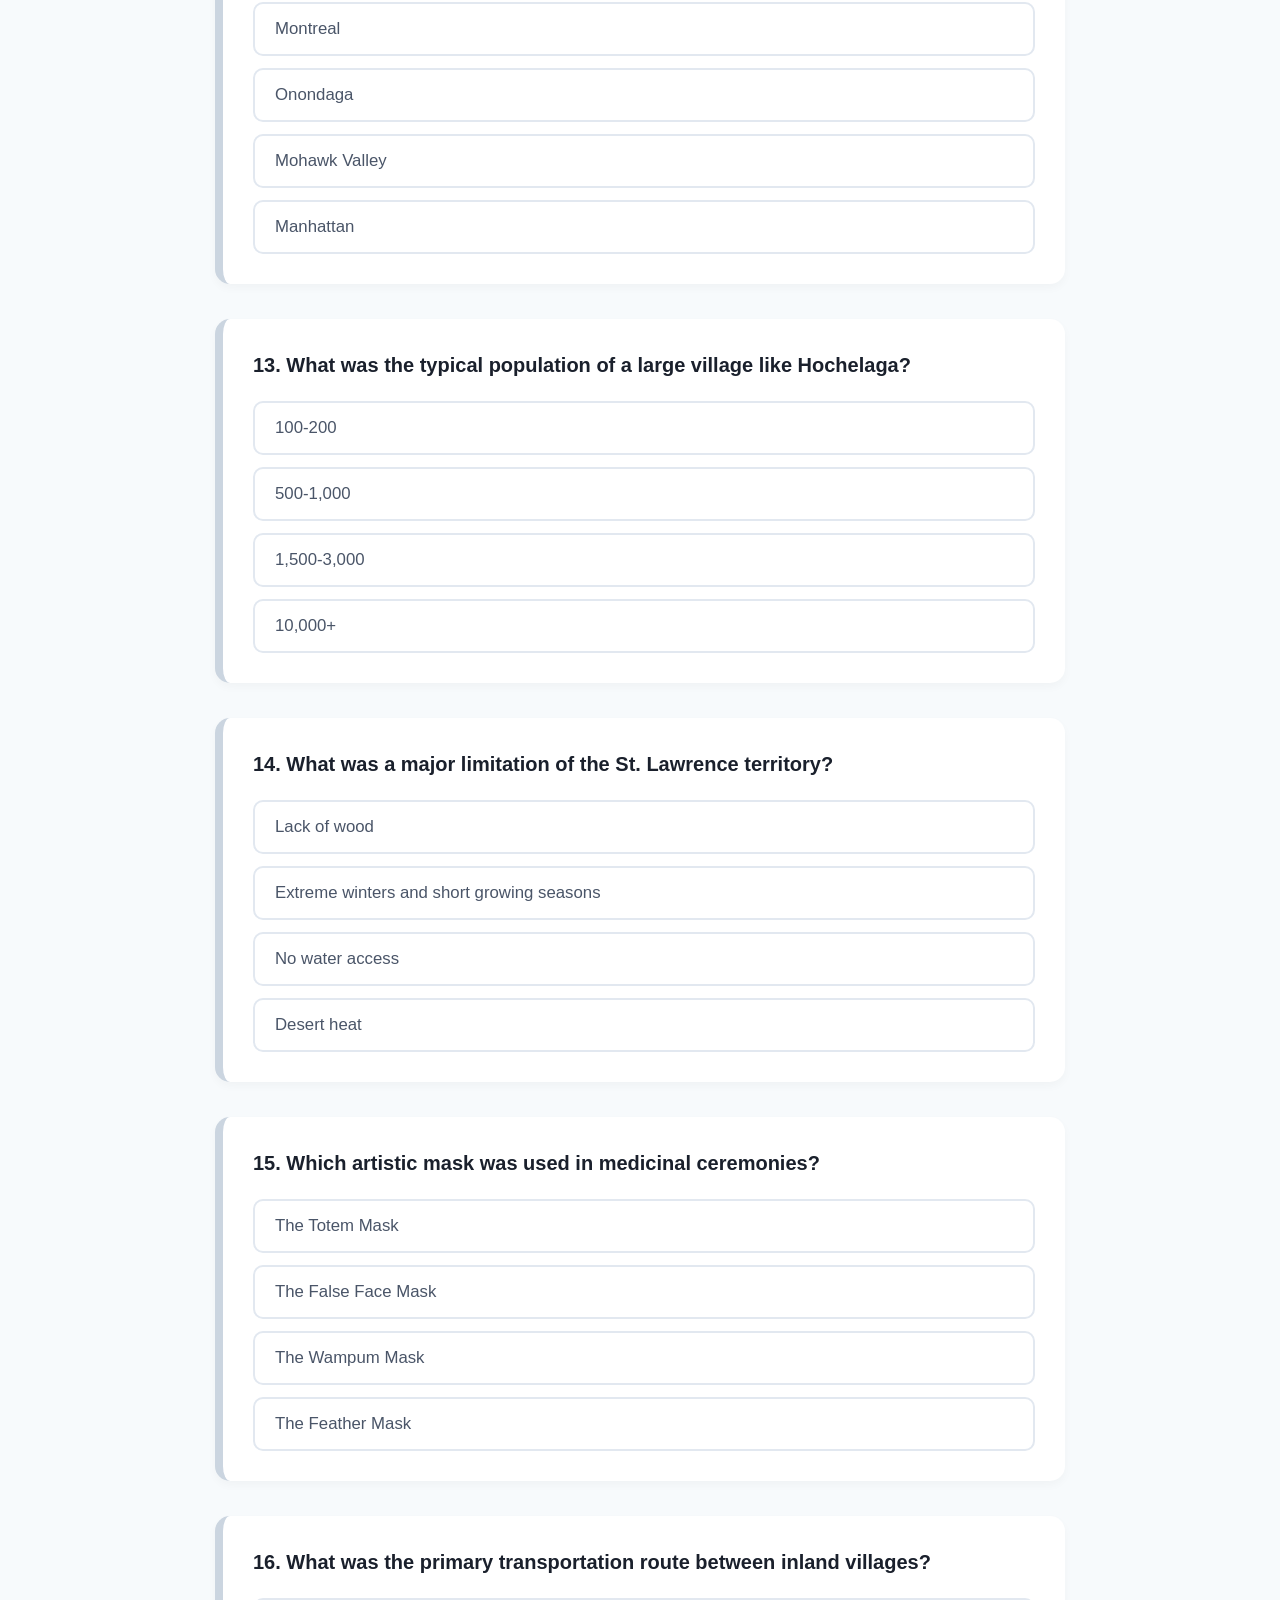
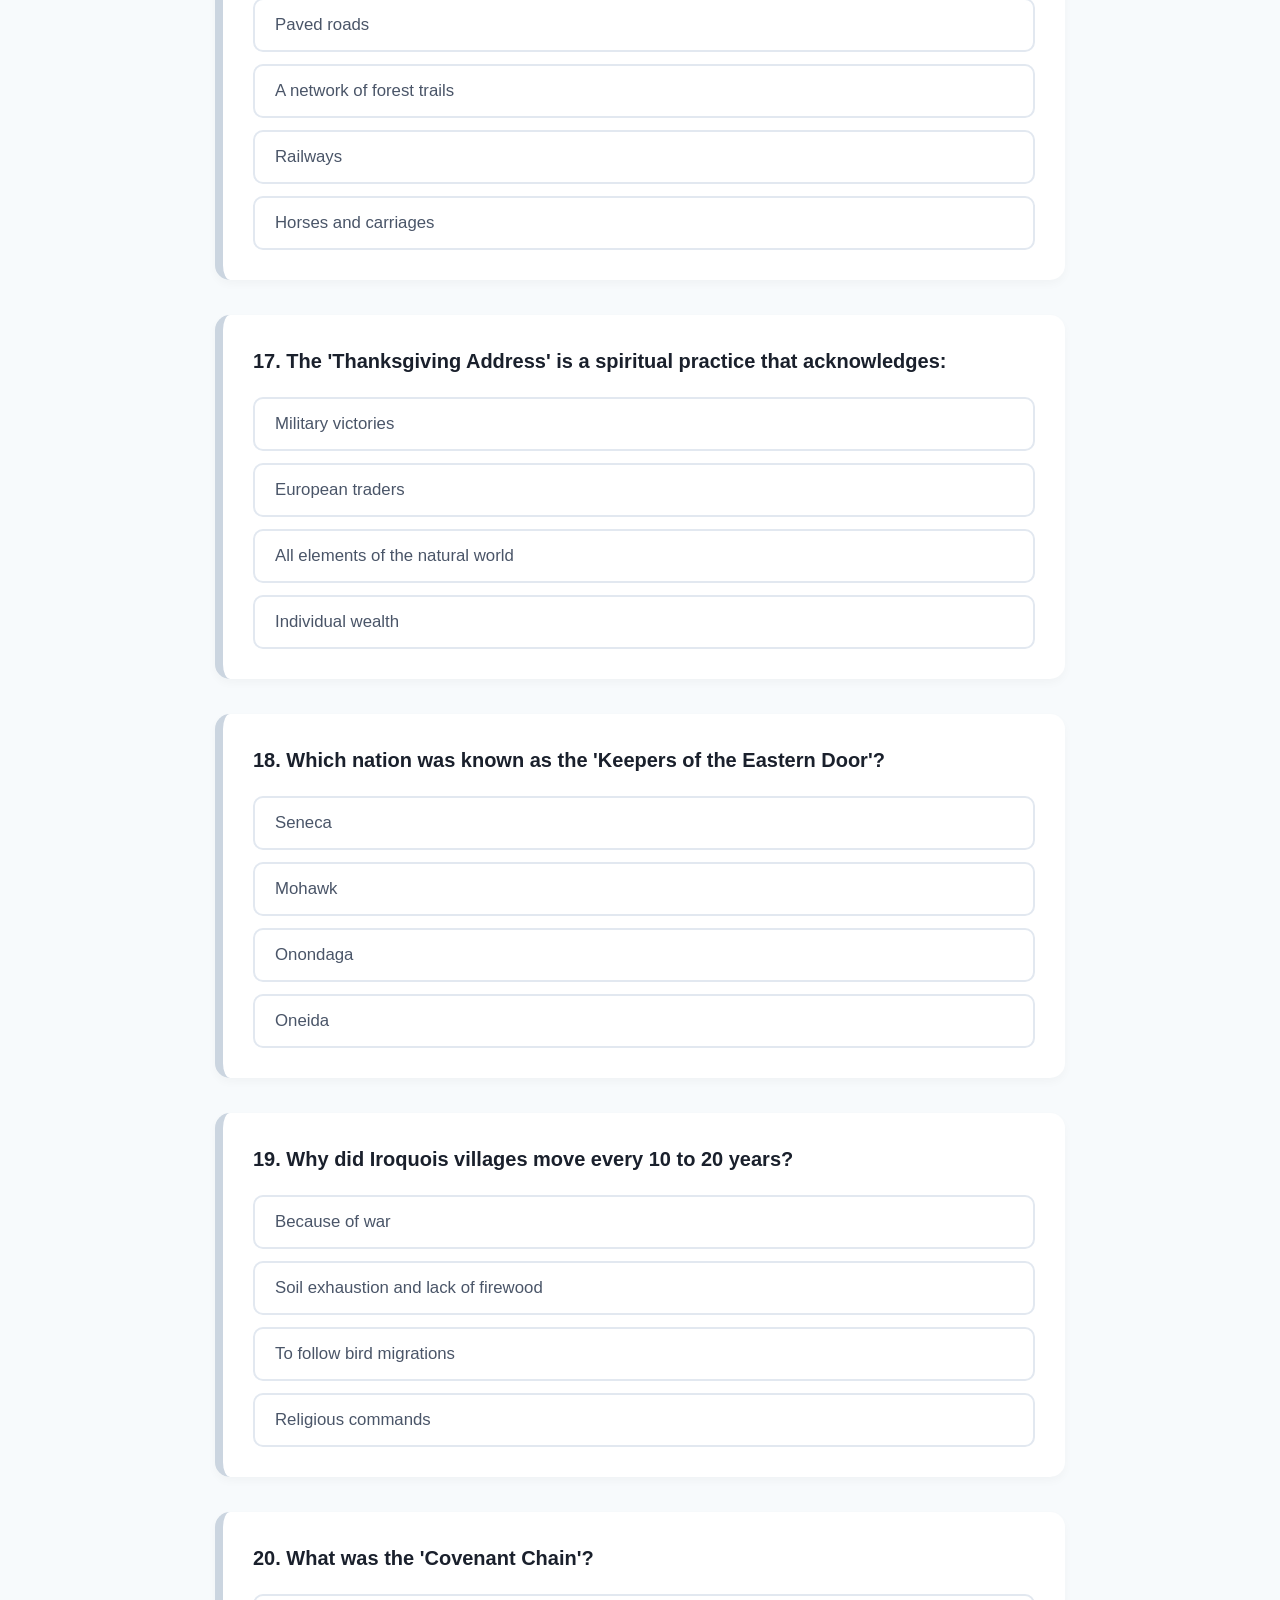
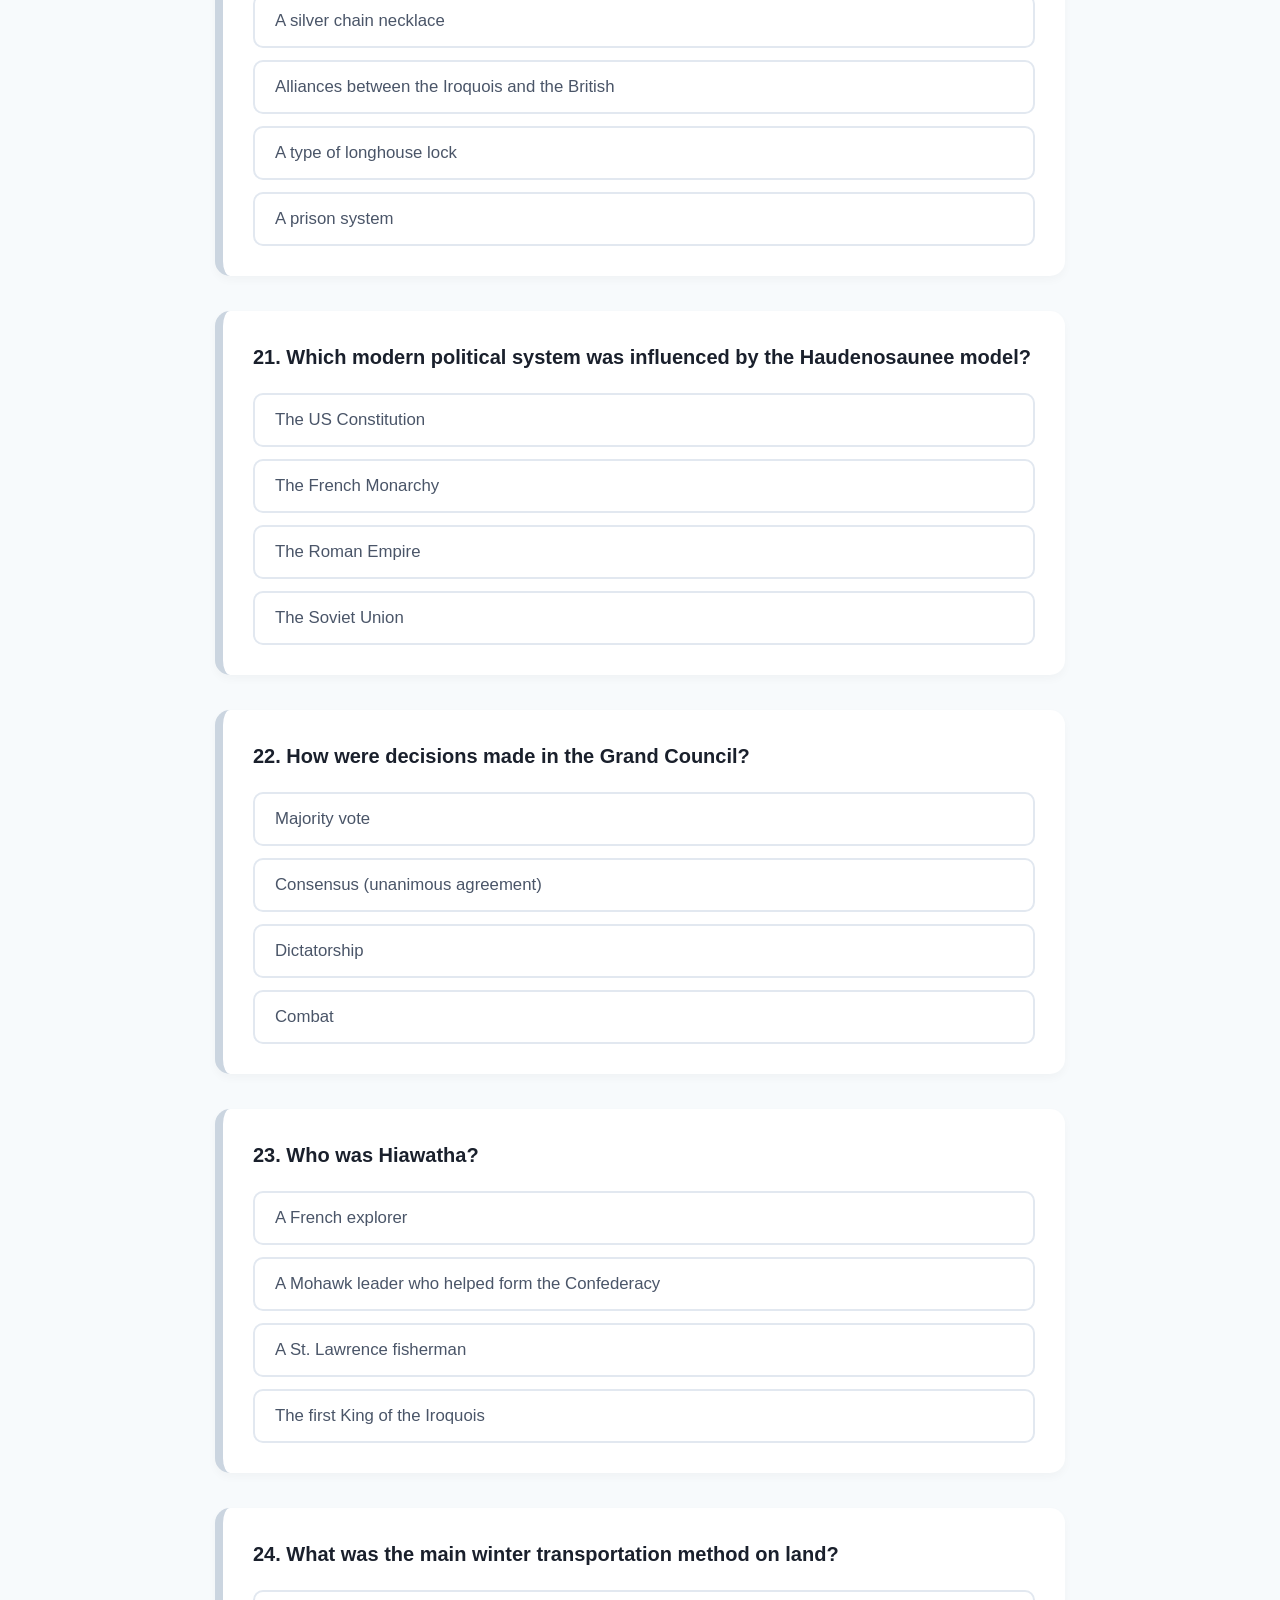
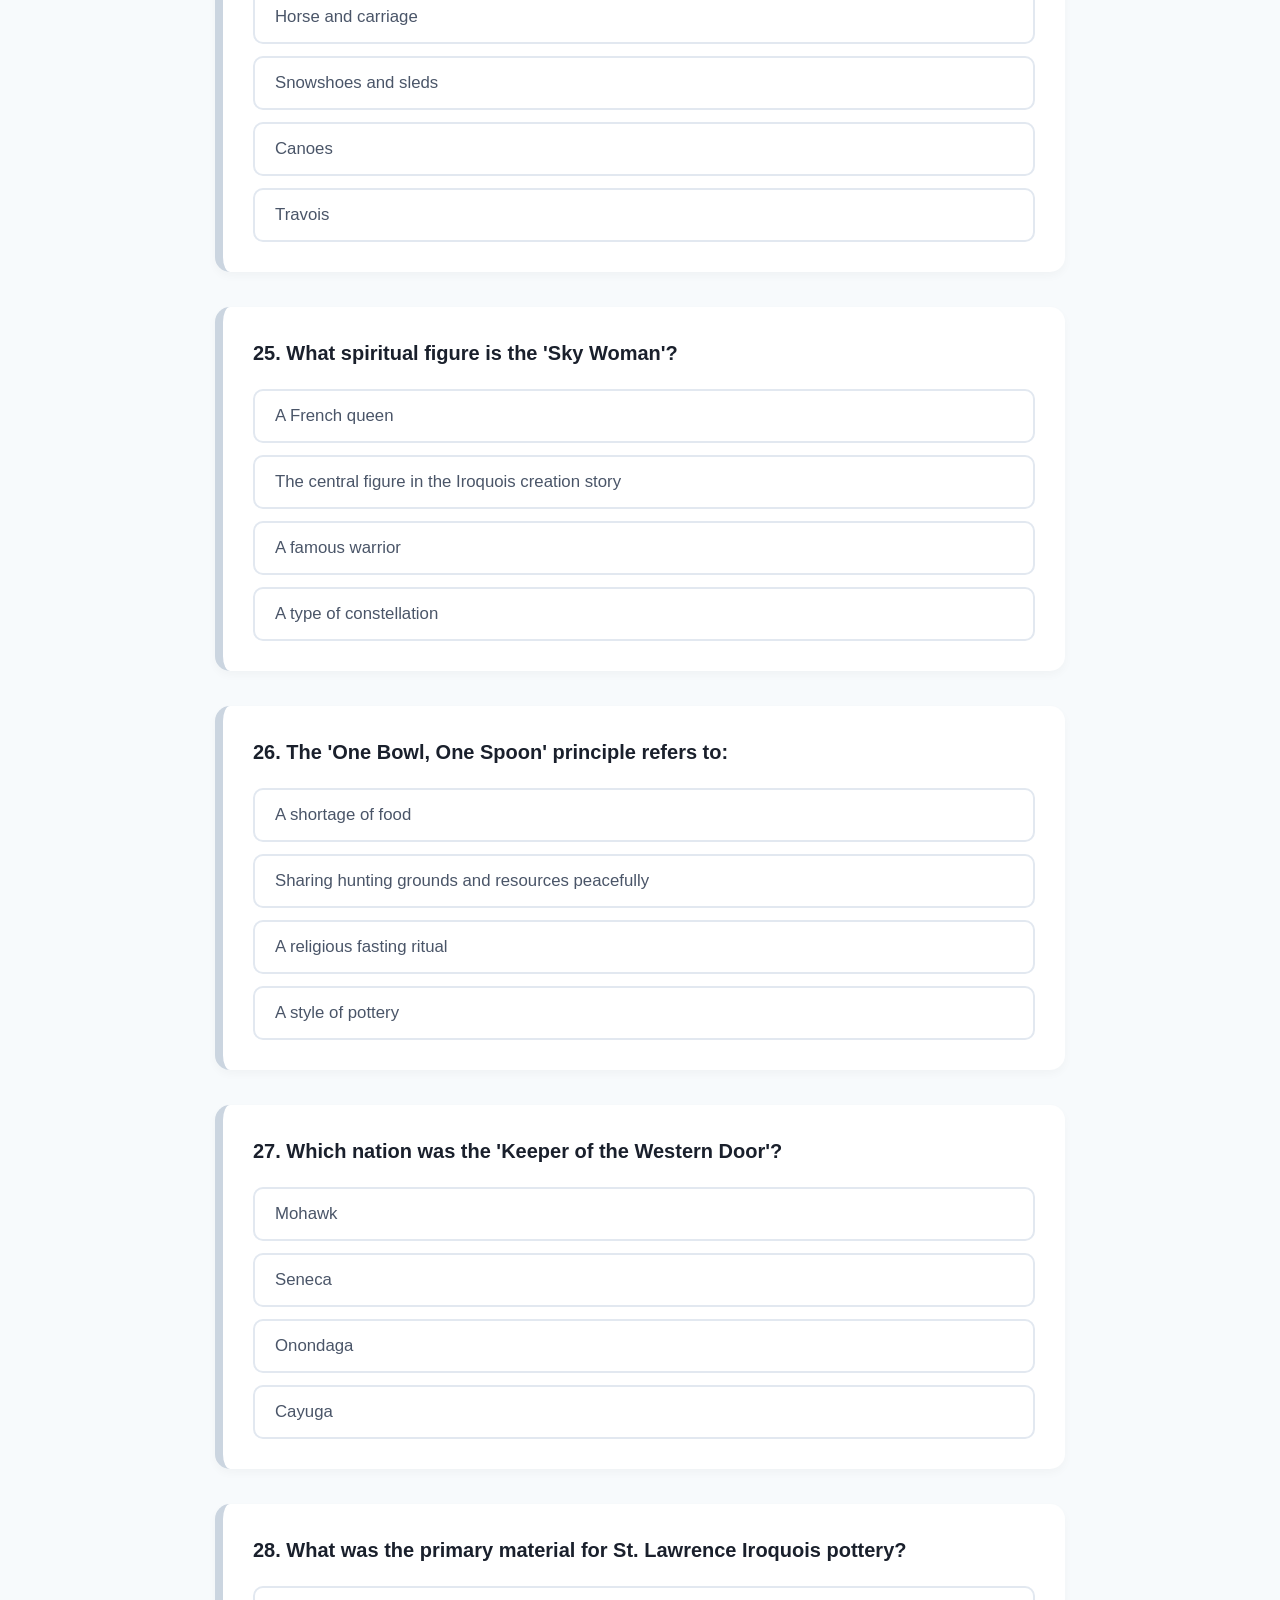
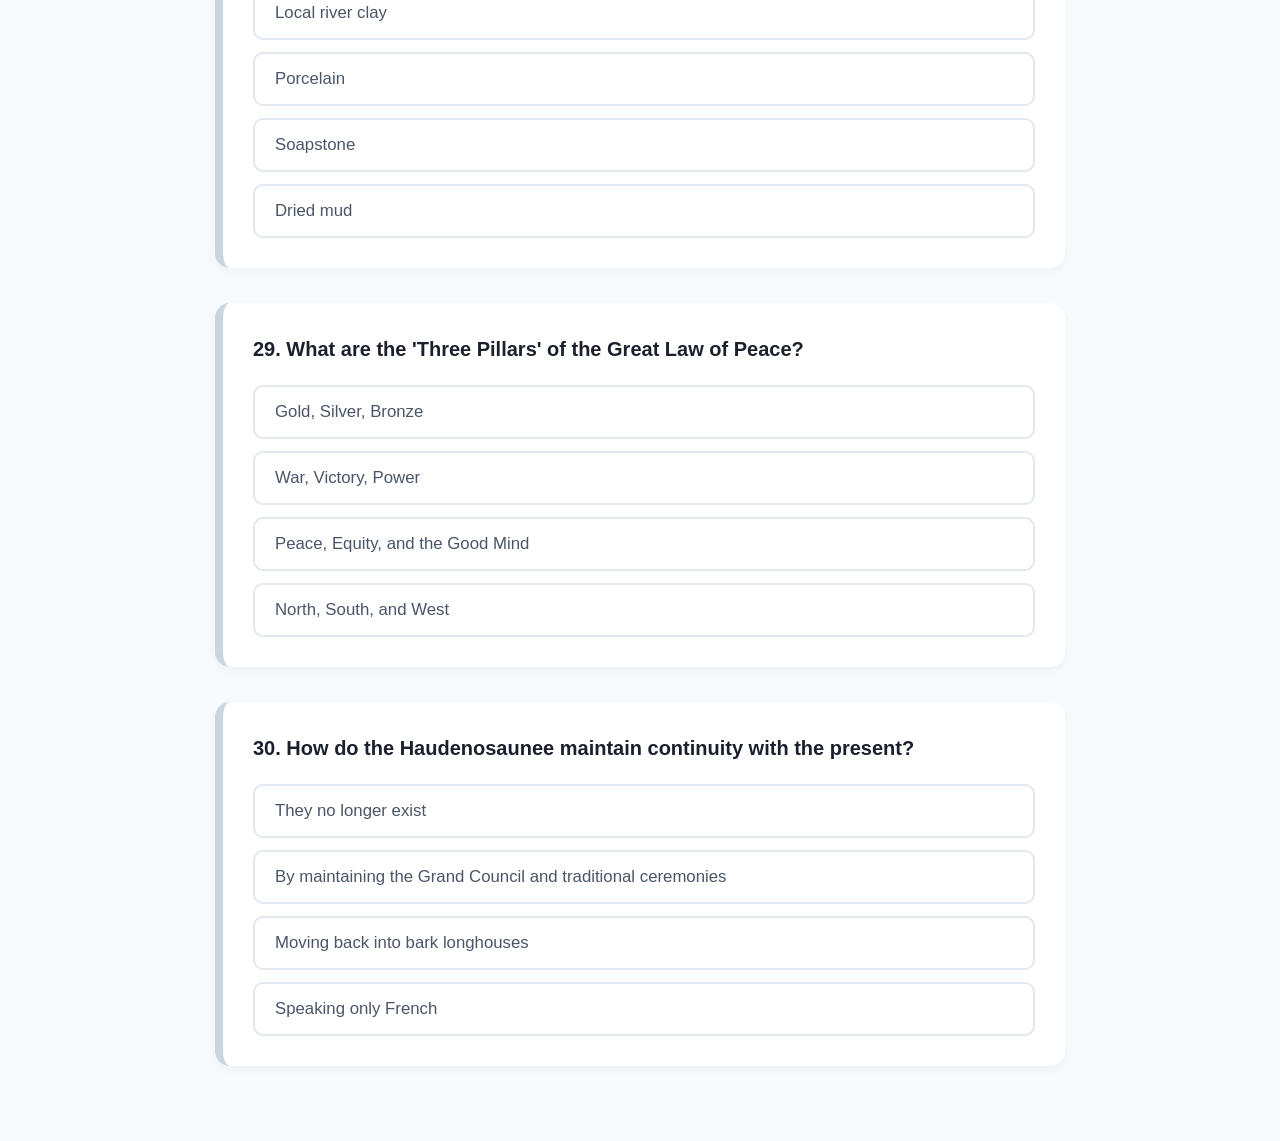
<file: Iroquois_Website/QuizIroquois.html>
<!DOCTYPE html>
<html lang="en">
<head>
    <meta charset="UTF-8">
    <meta name="viewport" content="width=device-width, initial-scale=1.0">
    <title>Haudenosaunee & St. Lawrence History Exam</title>
    <link rel="stylesheet" href="quiz-style.css">
</head>
<body>

<div class="exam-container">
    <div class="header">
        <h1>Haudenosaunee & St. Lawrence Iroquois</h1>
        <p>Complete all questions to see your final score at the bottom.</p>
    </div>

     <a href="IroquoisIndex.html" style="color: #2c5282; font-weight: bold; text-decoration: underline;">Back to Main Page</a>
    <br>
    <div id="questions-wrapper">
        </div>

    <div id="final-result-card" class="result-card" style="display: none;">
        <h2>Exam Complete!</h2>
        <div class="final-score-display" id="final-score-text"></div>
        <button onclick="location.reload()" class="restart-btn">Reset Quiz</button>
        <br>
                <button onclick="window.scrollTo({top: 0, behavior: 'smooth'})" class="scroll-btn">Back to Top</button>
    </div>
</div>

<script src="quiz-logic.js"></script>
</body>
</html>
</file>
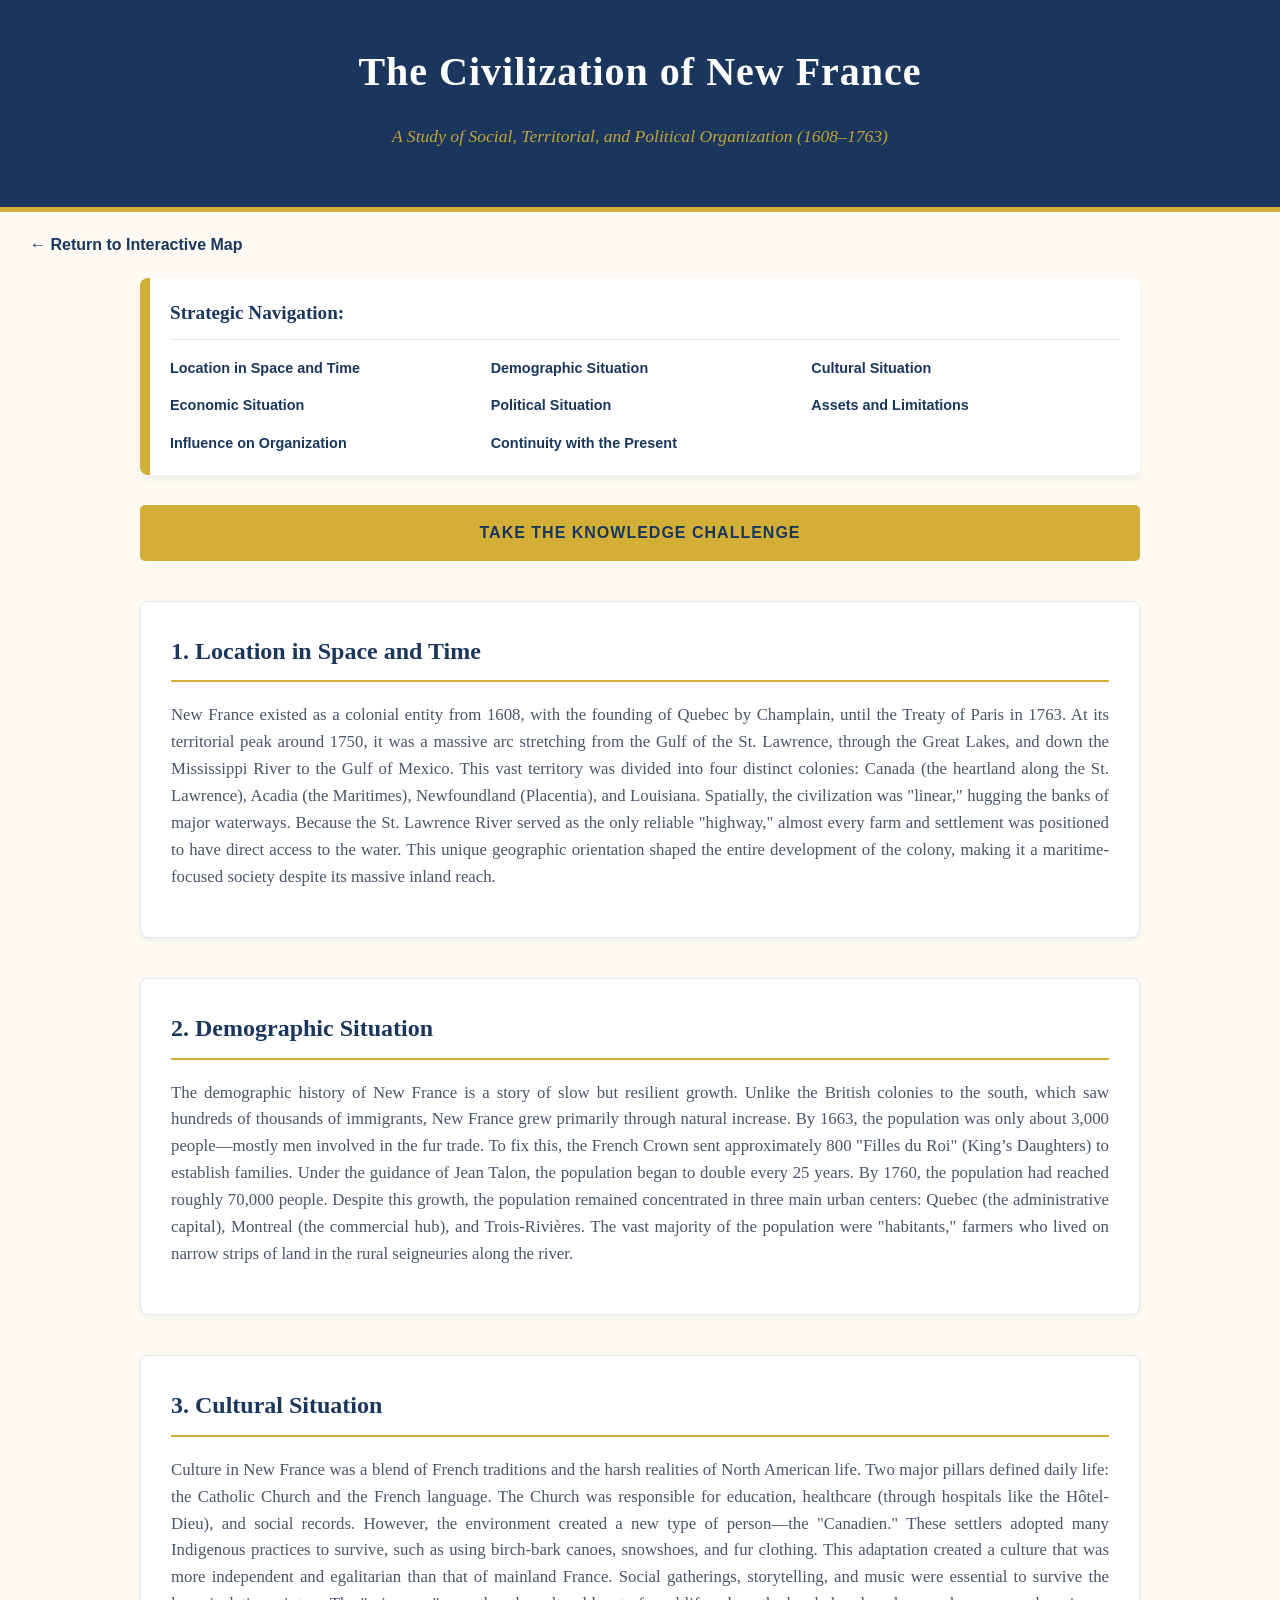
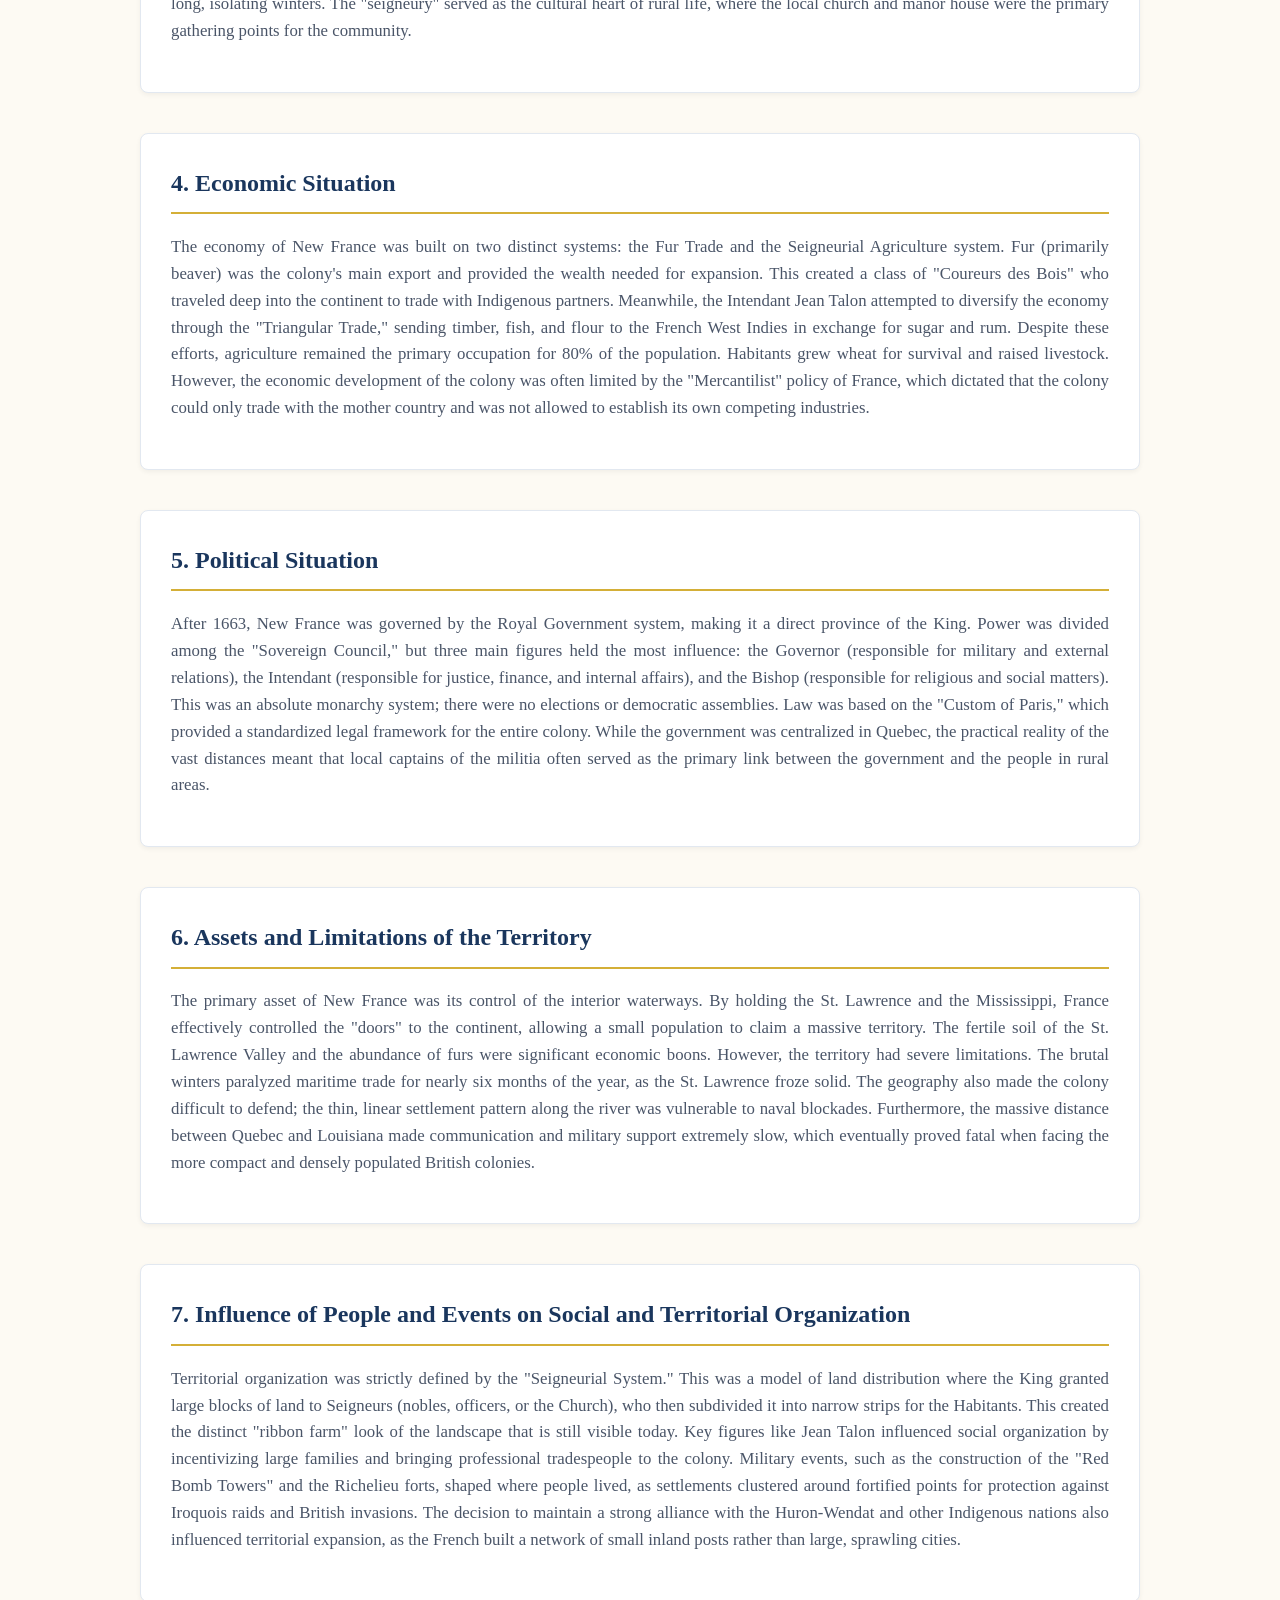
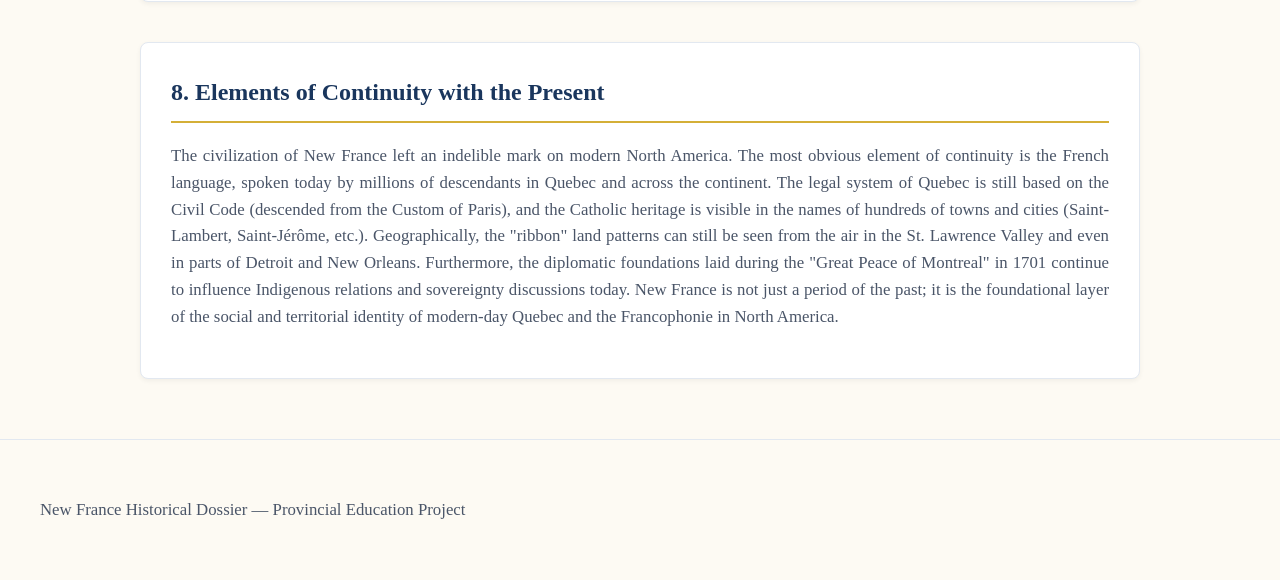
<file: New_France_Website/Info.html>
<!DOCTYPE html>
<html lang="en">
<head>
    <meta charset="UTF-8">
    <meta name="viewport" content="width=device-width, initial-scale=1.0">
    <title>Dossier - The Civilization of New France</title>
    <link rel="stylesheet" href="NF_info-style.css">
</head>
<body>

<header class="main-header">
    <h1>The Civilization of New France</h1>
    <p class="subtitle">A Study of Social, Territorial, and Political Organization (1608–1763)</p>
</header>

<div class="back-nav">
    <a href="NewFranceIndex.html" class="back-link"><span>← Return to Interactive Map</span></a>
</div>

<div class="container">
    <div class="directory-nav">
        <strong>Strategic Navigation:</strong>
        <nav class="nav-grid">
            <a href="#space-time"><span>Location in Space and Time</span></a>
            <a href="#demographics"><span>Demographic Situation</span></a>
            <a href="#culture"><span>Cultural Situation</span></a>
            <a href="#economy"><span>Economic Situation</span></a>
            <a href="#politics"><span>Political Situation</span></a>
            <a href="#territory"><span>Assets and Limitations</span></a>
            <a href="#influence"><span>Influence on Organization</span></a>
            <a href="#continuity"><span>Continuity with the Present</span></a>
        </nav>
    </div>

    <div class="quiz-banner">
        <a href="QuizNewFrance.html"><span>Take The Knowledge Challenge</span></a>
    </div>

    <main class="content-container">

        <section id="space-time">
            <h2>1. Location in Space and Time</h2>
            <p>New France existed as a colonial entity from 1608, with the founding of Quebec by Champlain, until the Treaty of Paris in 1763. At its territorial peak around 1750, it was a massive arc stretching from the Gulf of the St. Lawrence, through the Great Lakes, and down the Mississippi River to the Gulf of Mexico. This vast territory was divided into four distinct colonies: Canada (the heartland along the St. Lawrence), Acadia (the Maritimes), Newfoundland (Placentia), and Louisiana. Spatially, the civilization was "linear," hugging the banks of major waterways. Because the St. Lawrence River served as the only reliable "highway," almost every farm and settlement was positioned to have direct access to the water. This unique geographic orientation shaped the entire development of the colony, making it a maritime-focused society despite its massive inland reach.</p>
        </section>

        <section id="demographics">
            <h2>2. Demographic Situation</h2>
            
            <p>The demographic history of New France is a story of slow but resilient growth. Unlike the British colonies to the south, which saw hundreds of thousands of immigrants, New France grew primarily through natural increase. By 1663, the population was only about 3,000 people—mostly men involved in the fur trade. To fix this, the French Crown sent approximately 800 "Filles du Roi" (King’s Daughters) to establish families. Under the guidance of Jean Talon, the population began to double every 25 years. By 1760, the population had reached roughly 70,000 people. Despite this growth, the population remained concentrated in three main urban centers: Quebec (the administrative capital), Montreal (the commercial hub), and Trois-Rivières. The vast majority of the population were "habitants," farmers who lived on narrow strips of land in the rural seigneuries along the river.</p>
        </section>

        <section id="culture">
            <h2>3. Cultural Situation</h2>
            <p>Culture in New France was a blend of French traditions and the harsh realities of North American life. Two major pillars defined daily life: the Catholic Church and the French language. The Church was responsible for education, healthcare (through hospitals like the Hôtel-Dieu), and social records. However, the environment created a new type of person—the "Canadien." These settlers adopted many Indigenous practices to survive, such as using birch-bark canoes, snowshoes, and fur clothing. This adaptation created a culture that was more independent and egalitarian than that of mainland France. Social gatherings, storytelling, and music were essential to survive the long, isolating winters. The "seigneury" served as the cultural heart of rural life, where the local church and manor house were the primary gathering points for the community.</p>
        </section>

        <section id="economy">
            <h2>4. Economic Situation</h2>
            
            <p>The economy of New France was built on two distinct systems: the Fur Trade and the Seigneurial Agriculture system. Fur (primarily beaver) was the colony's main export and provided the wealth needed for expansion. This created a class of "Coureurs des Bois" who traveled deep into the continent to trade with Indigenous partners. Meanwhile, the Intendant Jean Talon attempted to diversify the economy through the "Triangular Trade," sending timber, fish, and flour to the French West Indies in exchange for sugar and rum. Despite these efforts, agriculture remained the primary occupation for 80% of the population. Habitants grew wheat for survival and raised livestock. However, the economic development of the colony was often limited by the "Mercantilist" policy of France, which dictated that the colony could only trade with the mother country and was not allowed to establish its own competing industries.</p>
        </section>

        <section id="politics">
            <h2>5. Political Situation</h2>
            
            <p>After 1663, New France was governed by the Royal Government system, making it a direct province of the King. Power was divided among the "Sovereign Council," but three main figures held the most influence: the Governor (responsible for military and external relations), the Intendant (responsible for justice, finance, and internal affairs), and the Bishop (responsible for religious and social matters). This was an absolute monarchy system; there were no elections or democratic assemblies. Law was based on the "Custom of Paris," which provided a standardized legal framework for the entire colony. While the government was centralized in Quebec, the practical reality of the vast distances meant that local captains of the militia often served as the primary link between the government and the people in rural areas.</p>
        </section>

        <section id="territory">
            <h2>6. Assets and Limitations of the Territory</h2>
            <p>The primary asset of New France was its control of the interior waterways. By holding the St. Lawrence and the Mississippi, France effectively controlled the "doors" to the continent, allowing a small population to claim a massive territory. The fertile soil of the St. Lawrence Valley and the abundance of furs were significant economic boons. However, the territory had severe limitations. The brutal winters paralyzed maritime trade for nearly six months of the year, as the St. Lawrence froze solid. The geography also made the colony difficult to defend; the thin, linear settlement pattern along the river was vulnerable to naval blockades. Furthermore, the massive distance between Quebec and Louisiana made communication and military support extremely slow, which eventually proved fatal when facing the more compact and densely populated British colonies.</p>
        </section>

        <section id="influence">
            <h2>7. Influence of People and Events on Social and Territorial Organization</h2>
            <p>Territorial organization was strictly defined by the "Seigneurial System." This was a model of land distribution where the King granted large blocks of land to Seigneurs (nobles, officers, or the Church), who then subdivided it into narrow strips for the Habitants. This created the distinct "ribbon farm" look of the landscape that is still visible today. Key figures like Jean Talon influenced social organization by incentivizing large families and bringing professional tradespeople to the colony. Military events, such as the construction of the "Red Bomb Towers" and the Richelieu forts, shaped where people lived, as settlements clustered around fortified points for protection against Iroquois raids and British invasions. The decision to maintain a strong alliance with the Huron-Wendat and other Indigenous nations also influenced territorial expansion, as the French built a network of small inland posts rather than large, sprawling cities.</p>
        </section>

        <section id="continuity">
            <h2>8. Elements of Continuity with the Present</h2>
            <p>The civilization of New France left an indelible mark on modern North America. The most obvious element of continuity is the French language, spoken today by millions of descendants in Quebec and across the continent. The legal system of Quebec is still based on the Civil Code (descended from the Custom of Paris), and the Catholic heritage is visible in the names of hundreds of towns and cities (Saint-Lambert, Saint-Jérôme, etc.). Geographically, the "ribbon" land patterns can still be seen from the air in the St. Lawrence Valley and even in parts of Detroit and New Orleans. Furthermore, the diplomatic foundations laid during the "Great Peace of Montreal" in 1701 continue to influence Indigenous relations and sovereignty discussions today. New France is not just a period of the past; it is the foundational layer of the social and territorial identity of modern-day Quebec and the Francophonie in North America.</p>
        </section>
    </main>
</div>

<footer>
    <p>New France Historical Dossier — Provincial Education Project</p>
</footer>

</body>
</html>
</file>
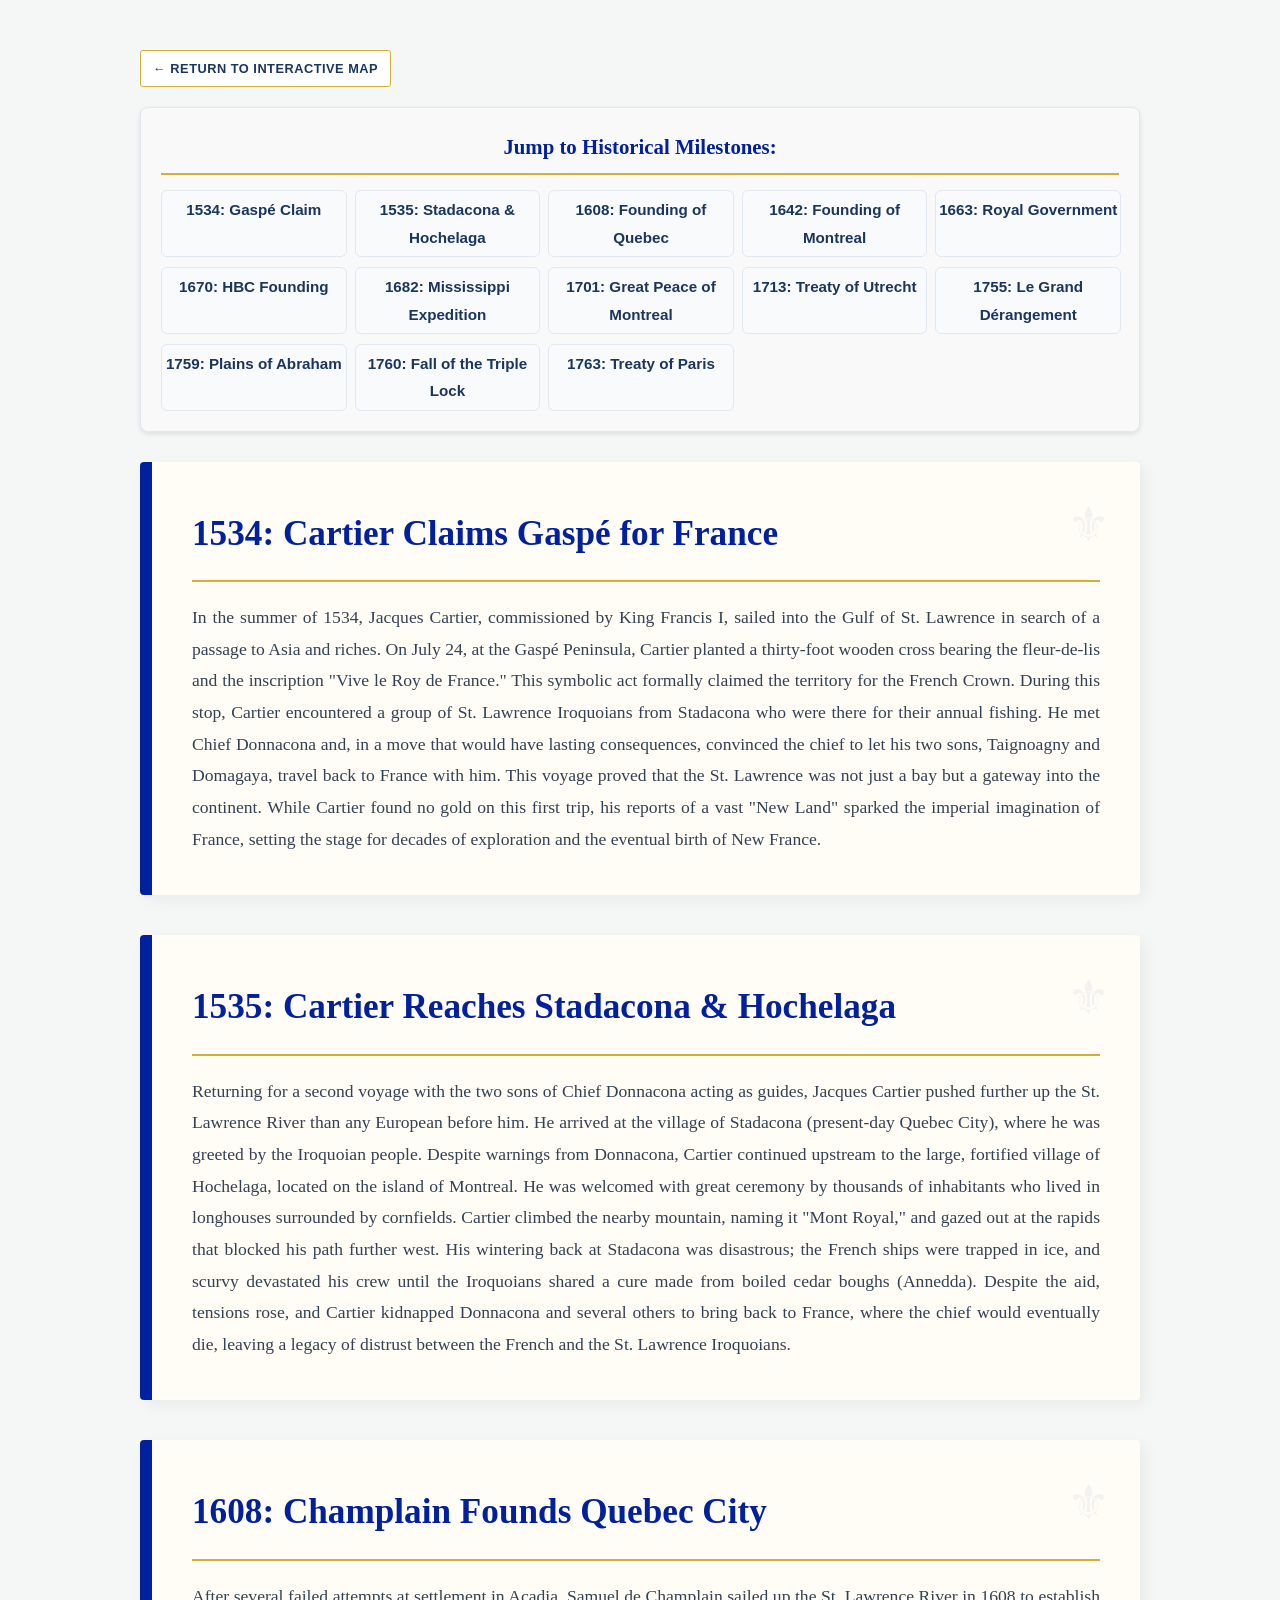
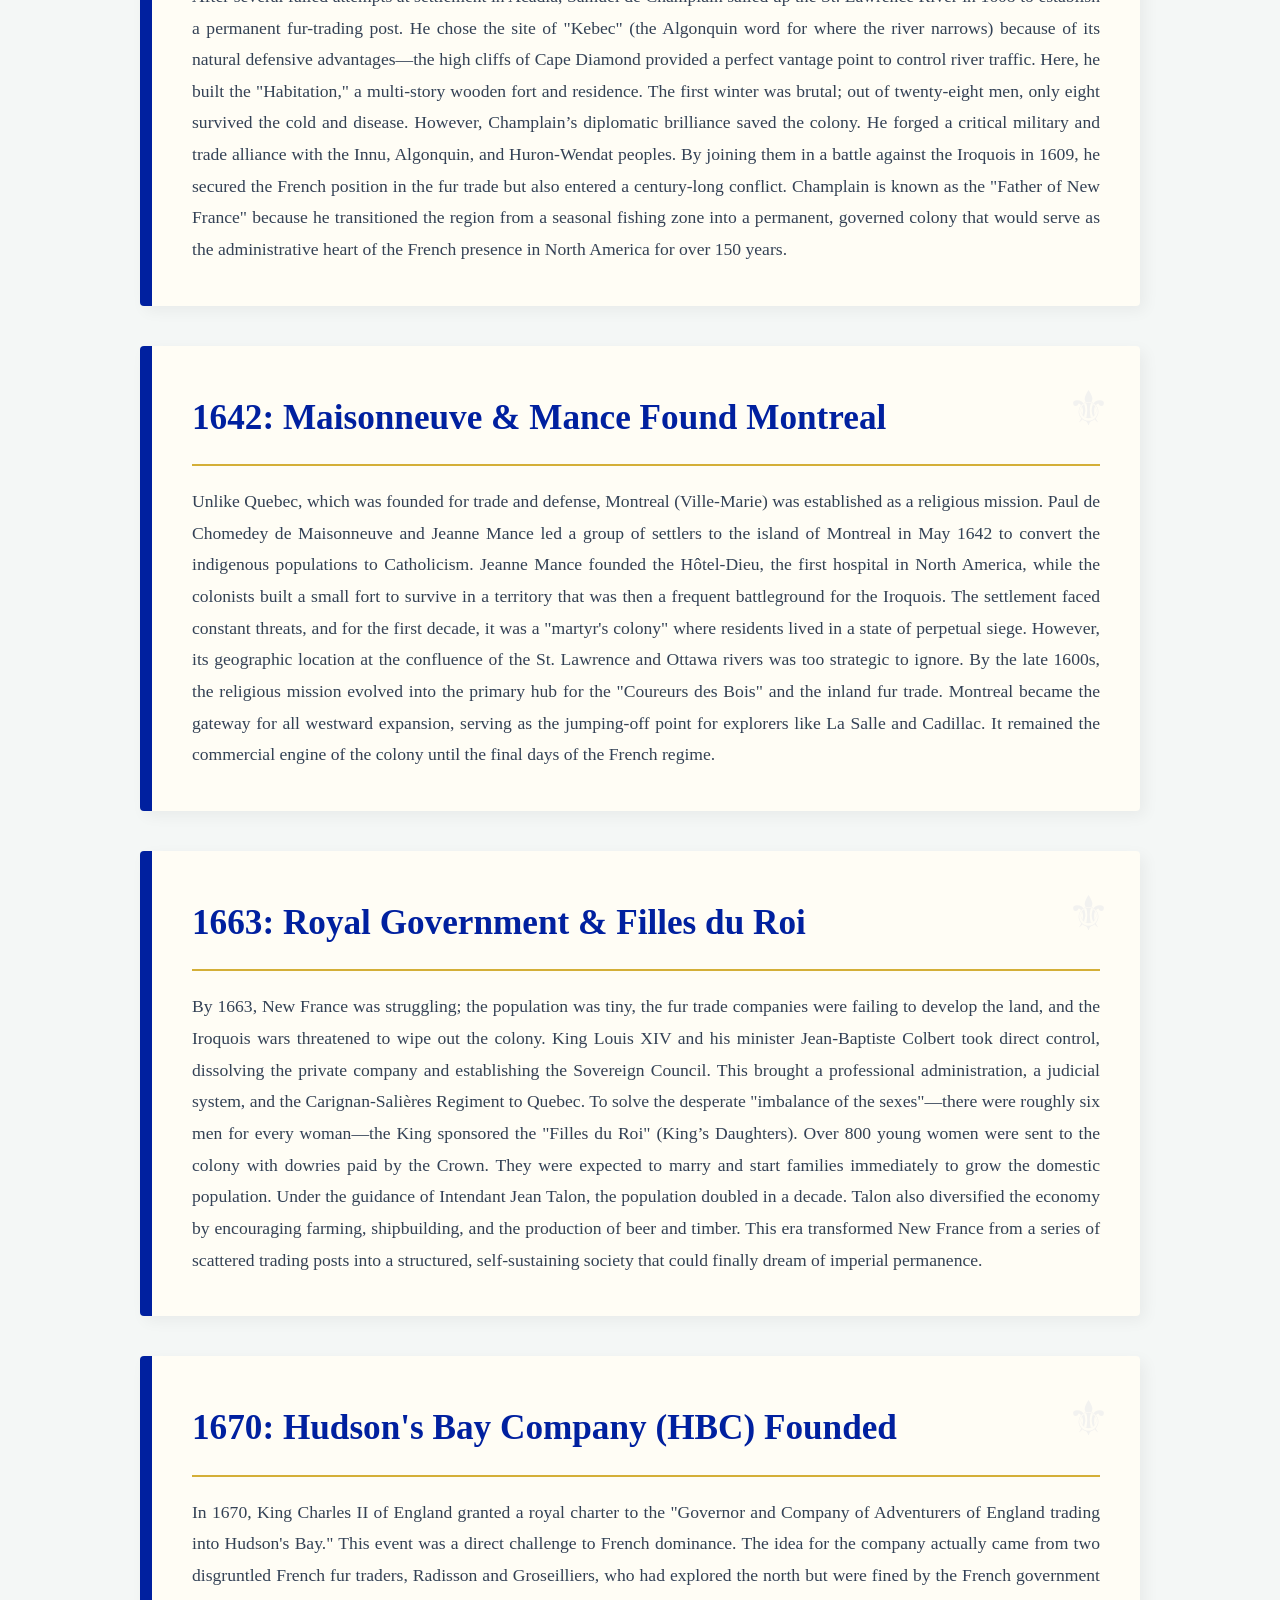
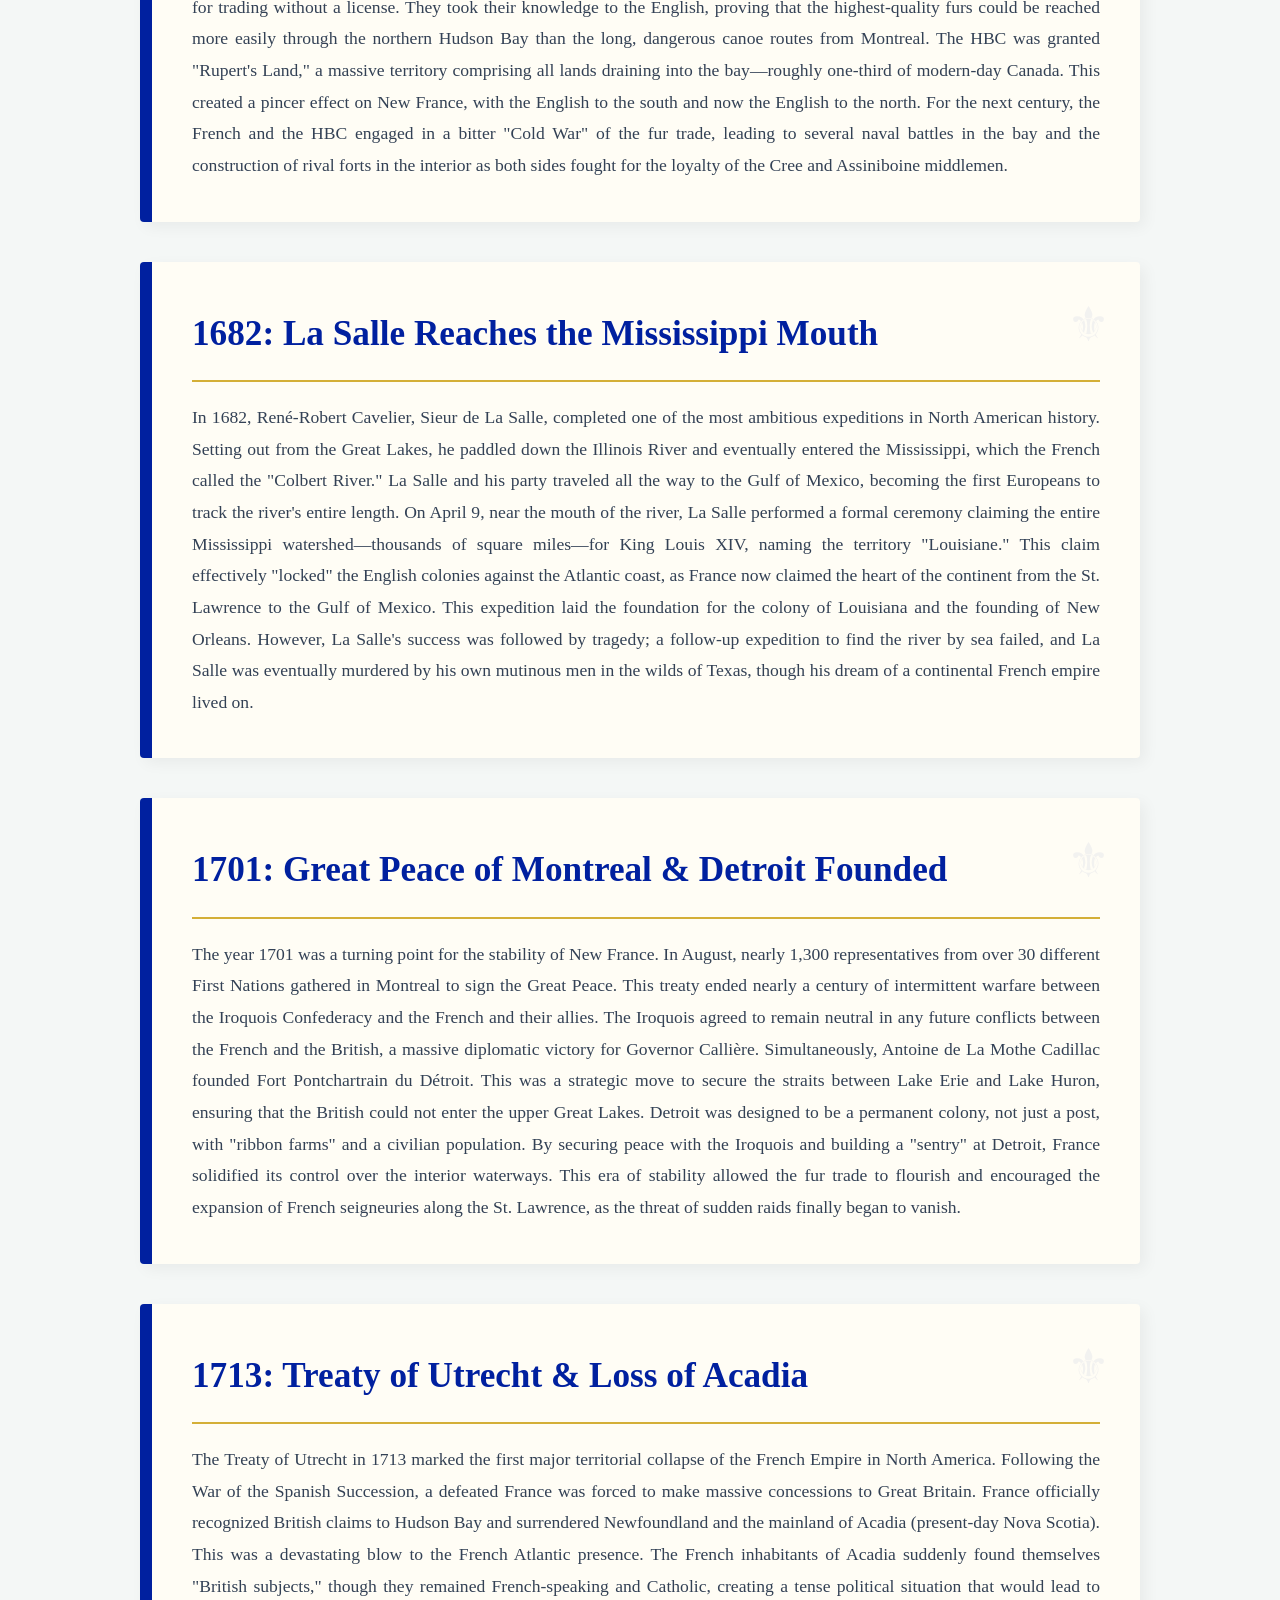
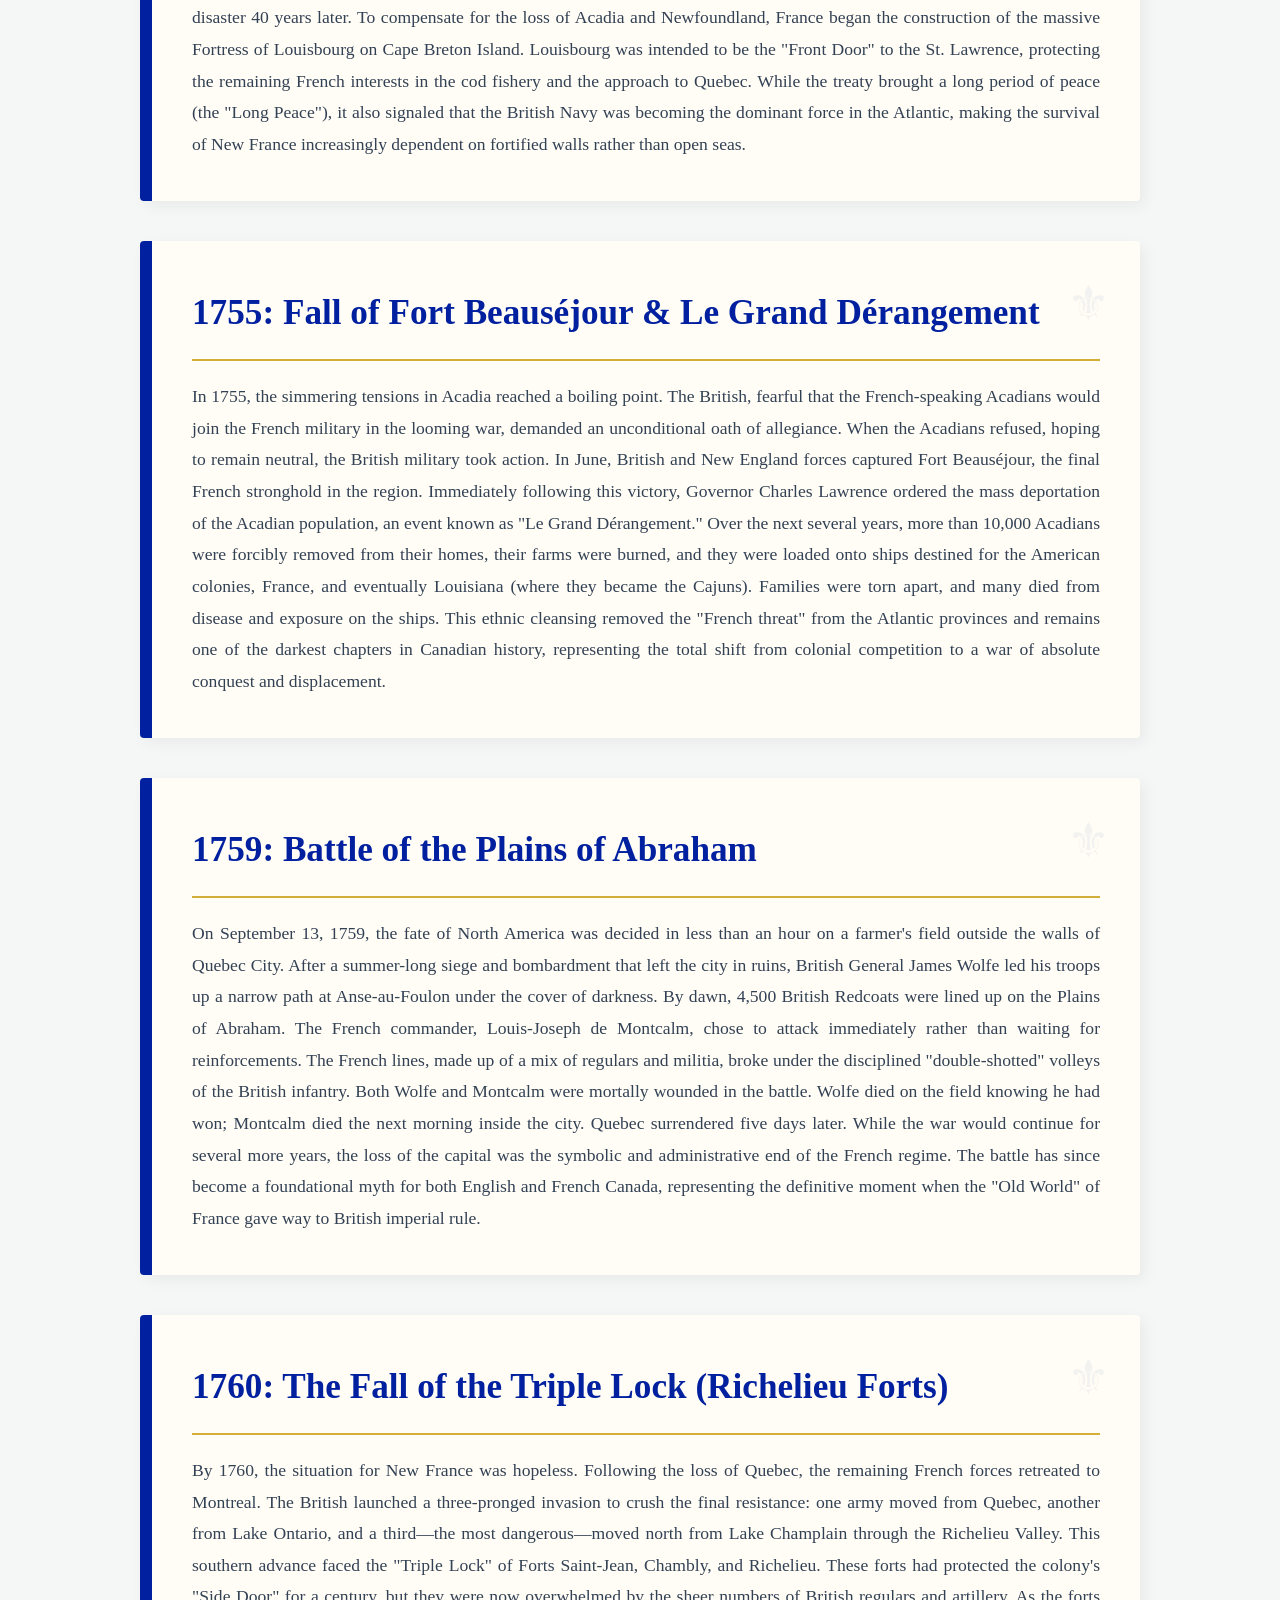
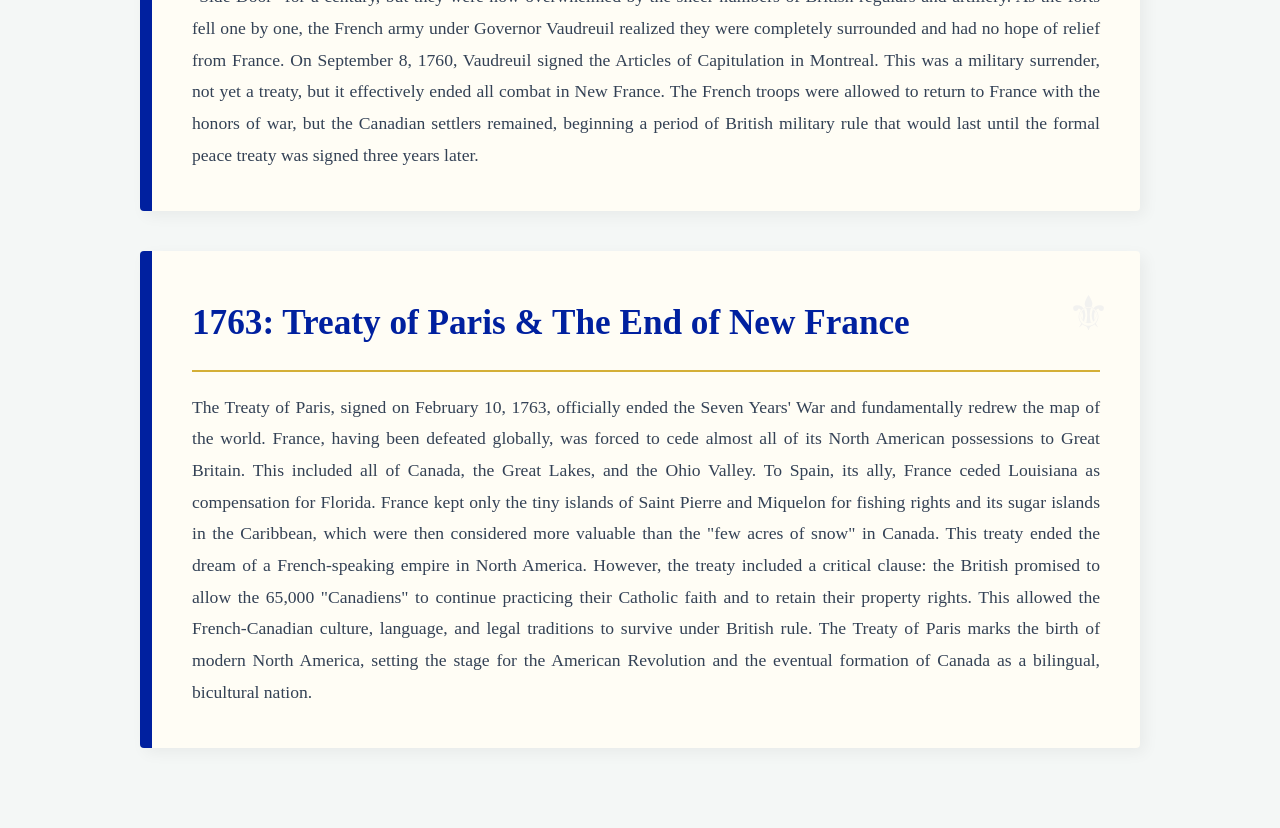
<file: New_France_Website/InformEvents.html>
<!DOCTYPE html>
<html lang="en">
<head>
    <meta charset="UTF-8">
    <title>Major Events of New France</title>
    <link rel="stylesheet" href="NF_informStyle.css">
    <a href="NewFranceIndex.html" class="back-link">← Return to Interactive Map</a>
</head>
<body>

    <div class="directory-nav">
        <strong>Jump to Historical Milestones:</strong>
        <div class="nav-grid">
            <a href="#event1534"><span>1534: Gaspé Claim</span></a>
            <a href="#event1535"><span>1535: Stadacona & Hochelaga</span></a>
            <a href="#event1608"><span>1608: Founding of Quebec</span></a>
            <a href="#event1642"><span>1642: Founding of Montreal</span></a>
            <a href="#event1663"><span>1663: Royal Government</span></a>
            <a href="#event1670"><span>1670: HBC Founding</span></a>
            <a href="#event1682"><span>1682: Mississippi Expedition</span></a>
            <a href="#event1701"><span>1701: Great Peace of Montreal</span></a>
            <a href="#event1713"><span>1713: Treaty of Utrecht</span></a>
            <a href="#event1755"><span>1755: Le Grand Dérangement</span></a>
            <a href="#event1759"><span>1759: Plains of Abraham</span></a>
            <a href="#event1760"><span>1760: Fall of the Triple Lock</span></a>
            <a href="#event1763"><span>1763: Treaty of Paris</span></a>
        </div>
    </div>

    <main class="content-container">
        <section id="event1534">
            <h2>1534: Cartier Claims Gaspé for France</h2>
            <p>In the summer of 1534, Jacques Cartier, commissioned by King Francis I, sailed into the Gulf of St. Lawrence in search of a passage to Asia and riches. On July 24, at the Gaspé Peninsula, Cartier planted a thirty-foot wooden cross bearing the fleur-de-lis and the inscription "Vive le Roy de France." This symbolic act formally claimed the territory for the French Crown. During this stop, Cartier encountered a group of St. Lawrence Iroquoians from Stadacona who were there for their annual fishing. He met Chief Donnacona and, in a move that would have lasting consequences, convinced the chief to let his two sons, Taignoagny and Domagaya, travel back to France with him. This voyage proved that the St. Lawrence was not just a bay but a gateway into the continent. While Cartier found no gold on this first trip, his reports of a vast "New Land" sparked the imperial imagination of France, setting the stage for decades of exploration and the eventual birth of New France.</p>
        </section>

        <section id="event1535">
            <h2>1535: Cartier Reaches Stadacona & Hochelaga</h2>
            <p>Returning for a second voyage with the two sons of Chief Donnacona acting as guides, Jacques Cartier pushed further up the St. Lawrence River than any European before him. He arrived at the village of Stadacona (present-day Quebec City), where he was greeted by the Iroquoian people. Despite warnings from Donnacona, Cartier continued upstream to the large, fortified village of Hochelaga, located on the island of Montreal. He was welcomed with great ceremony by thousands of inhabitants who lived in longhouses surrounded by cornfields. Cartier climbed the nearby mountain, naming it "Mont Royal," and gazed out at the rapids that blocked his path further west. His wintering back at Stadacona was disastrous; the French ships were trapped in ice, and scurvy devastated his crew until the Iroquoians shared a cure made from boiled cedar boughs (Annedda). Despite the aid, tensions rose, and Cartier kidnapped Donnacona and several others to bring back to France, where the chief would eventually die, leaving a legacy of distrust between the French and the St. Lawrence Iroquoians.</p>
        </section>

        <section id="event1608">
            <h2>1608: Champlain Founds Quebec City</h2>
            <p>After several failed attempts at settlement in Acadia, Samuel de Champlain sailed up the St. Lawrence River in 1608 to establish a permanent fur-trading post. He chose the site of "Kebec" (the Algonquin word for where the river narrows) because of its natural defensive advantages—the high cliffs of Cape Diamond provided a perfect vantage point to control river traffic. Here, he built the "Habitation," a multi-story wooden fort and residence. The first winter was brutal; out of twenty-eight men, only eight survived the cold and disease. However, Champlain’s diplomatic brilliance saved the colony. He forged a critical military and trade alliance with the Innu, Algonquin, and Huron-Wendat peoples. By joining them in a battle against the Iroquois in 1609, he secured the French position in the fur trade but also entered a century-long conflict. Champlain is known as the "Father of New France" because he transitioned the region from a seasonal fishing zone into a permanent, governed colony that would serve as the administrative heart of the French presence in North America for over 150 years.</p>
        </section>

        <section id="event1642">
            <h2>1642: Maisonneuve & Mance Found Montreal</h2>
            <p>Unlike Quebec, which was founded for trade and defense, Montreal (Ville-Marie) was established as a religious mission. Paul de Chomedey de Maisonneuve and Jeanne Mance led a group of settlers to the island of Montreal in May 1642 to convert the indigenous populations to Catholicism. Jeanne Mance founded the Hôtel-Dieu, the first hospital in North America, while the colonists built a small fort to survive in a territory that was then a frequent battleground for the Iroquois. The settlement faced constant threats, and for the first decade, it was a "martyr's colony" where residents lived in a state of perpetual siege. However, its geographic location at the confluence of the St. Lawrence and Ottawa rivers was too strategic to ignore. By the late 1600s, the religious mission evolved into the primary hub for the "Coureurs des Bois" and the inland fur trade. Montreal became the gateway for all westward expansion, serving as the jumping-off point for explorers like La Salle and Cadillac. It remained the commercial engine of the colony until the final days of the French regime.</p>
        </section>

        <section id="event1663">
            <h2>1663: Royal Government & Filles du Roi</h2>
            <p>By 1663, New France was struggling; the population was tiny, the fur trade companies were failing to develop the land, and the Iroquois wars threatened to wipe out the colony. King Louis XIV and his minister Jean-Baptiste Colbert took direct control, dissolving the private company and establishing the Sovereign Council. This brought a professional administration, a judicial system, and the Carignan-Salières Regiment to Quebec. To solve the desperate "imbalance of the sexes"—there were roughly six men for every woman—the King sponsored the "Filles du Roi" (King’s Daughters). Over 800 young women were sent to the colony with dowries paid by the Crown. They were expected to marry and start families immediately to grow the domestic population. Under the guidance of Intendant Jean Talon, the population doubled in a decade. Talon also diversified the economy by encouraging farming, shipbuilding, and the production of beer and timber. This era transformed New France from a series of scattered trading posts into a structured, self-sustaining society that could finally dream of imperial permanence.</p>
        </section>

        <section id="event1670">
            <h2>1670: Hudson's Bay Company (HBC) Founded</h2>
            <p>In 1670, King Charles II of England granted a royal charter to the "Governor and Company of Adventurers of England trading into Hudson's Bay." This event was a direct challenge to French dominance. The idea for the company actually came from two disgruntled French fur traders, Radisson and Groseilliers, who had explored the north but were fined by the French government for trading without a license. They took their knowledge to the English, proving that the highest-quality furs could be reached more easily through the northern Hudson Bay than the long, dangerous canoe routes from Montreal. The HBC was granted "Rupert's Land," a massive territory comprising all lands draining into the bay—roughly one-third of modern-day Canada. This created a pincer effect on New France, with the English to the south and now the English to the north. For the next century, the French and the HBC engaged in a bitter "Cold War" of the fur trade, leading to several naval battles in the bay and the construction of rival forts in the interior as both sides fought for the loyalty of the Cree and Assiniboine middlemen.</p>
        </section>

        <section id="event1682">
            <h2>1682: La Salle Reaches the Mississippi Mouth</h2>
            <p>In 1682, René-Robert Cavelier, Sieur de La Salle, completed one of the most ambitious expeditions in North American history. Setting out from the Great Lakes, he paddled down the Illinois River and eventually entered the Mississippi, which the French called the "Colbert River." La Salle and his party traveled all the way to the Gulf of Mexico, becoming the first Europeans to track the river's entire length. On April 9, near the mouth of the river, La Salle performed a formal ceremony claiming the entire Mississippi watershed—thousands of square miles—for King Louis XIV, naming the territory "Louisiane." This claim effectively "locked" the English colonies against the Atlantic coast, as France now claimed the heart of the continent from the St. Lawrence to the Gulf of Mexico. This expedition laid the foundation for the colony of Louisiana and the founding of New Orleans. However, La Salle's success was followed by tragedy; a follow-up expedition to find the river by sea failed, and La Salle was eventually murdered by his own mutinous men in the wilds of Texas, though his dream of a continental French empire lived on.</p>
        </section>

        <section id="event1701">
            <h2>1701: Great Peace of Montreal & Detroit Founded</h2>
            <p>The year 1701 was a turning point for the stability of New France. In August, nearly 1,300 representatives from over 30 different First Nations gathered in Montreal to sign the Great Peace. This treaty ended nearly a century of intermittent warfare between the Iroquois Confederacy and the French and their allies. The Iroquois agreed to remain neutral in any future conflicts between the French and the British, a massive diplomatic victory for Governor Callière. Simultaneously, Antoine de La Mothe Cadillac founded Fort Pontchartrain du Détroit. This was a strategic move to secure the straits between Lake Erie and Lake Huron, ensuring that the British could not enter the upper Great Lakes. Detroit was designed to be a permanent colony, not just a post, with "ribbon farms" and a civilian population. By securing peace with the Iroquois and building a "sentry" at Detroit, France solidified its control over the interior waterways. This era of stability allowed the fur trade to flourish and encouraged the expansion of French seigneuries along the St. Lawrence, as the threat of sudden raids finally began to vanish.</p>
        </section>

        <section id="event1713">
            <h2>1713: Treaty of Utrecht & Loss of Acadia</h2>
            <p>The Treaty of Utrecht in 1713 marked the first major territorial collapse of the French Empire in North America. Following the War of the Spanish Succession, a defeated France was forced to make massive concessions to Great Britain. France officially recognized British claims to Hudson Bay and surrendered Newfoundland and the mainland of Acadia (present-day Nova Scotia). This was a devastating blow to the French Atlantic presence. The French inhabitants of Acadia suddenly found themselves "British subjects," though they remained French-speaking and Catholic, creating a tense political situation that would lead to disaster 40 years later. To compensate for the loss of Acadia and Newfoundland, France began the construction of the massive Fortress of Louisbourg on Cape Breton Island. Louisbourg was intended to be the "Front Door" to the St. Lawrence, protecting the remaining French interests in the cod fishery and the approach to Quebec. While the treaty brought a long period of peace (the "Long Peace"), it also signaled that the British Navy was becoming the dominant force in the Atlantic, making the survival of New France increasingly dependent on fortified walls rather than open seas.</p>
        </section>

        <section id="event1755">
            <h2>1755: Fall of Fort Beauséjour & Le Grand Dérangement</h2>
            <p>In 1755, the simmering tensions in Acadia reached a boiling point. The British, fearful that the French-speaking Acadians would join the French military in the looming war, demanded an unconditional oath of allegiance. When the Acadians refused, hoping to remain neutral, the British military took action. In June, British and New England forces captured Fort Beauséjour, the final French stronghold in the region. Immediately following this victory, Governor Charles Lawrence ordered the mass deportation of the Acadian population, an event known as "Le Grand Dérangement." Over the next several years, more than 10,000 Acadians were forcibly removed from their homes, their farms were burned, and they were loaded onto ships destined for the American colonies, France, and eventually Louisiana (where they became the Cajuns). Families were torn apart, and many died from disease and exposure on the ships. This ethnic cleansing removed the "French threat" from the Atlantic provinces and remains one of the darkest chapters in Canadian history, representing the total shift from colonial competition to a war of absolute conquest and displacement.</p>
        </section>

        <section id="event1759">
            <h2>1759: Battle of the Plains of Abraham</h2>
            <p>On September 13, 1759, the fate of North America was decided in less than an hour on a farmer's field outside the walls of Quebec City. After a summer-long siege and bombardment that left the city in ruins, British General James Wolfe led his troops up a narrow path at Anse-au-Foulon under the cover of darkness. By dawn, 4,500 British Redcoats were lined up on the Plains of Abraham. The French commander, Louis-Joseph de Montcalm, chose to attack immediately rather than waiting for reinforcements. The French lines, made up of a mix of regulars and militia, broke under the disciplined "double-shotted" volleys of the British infantry. Both Wolfe and Montcalm were mortally wounded in the battle. Wolfe died on the field knowing he had won; Montcalm died the next morning inside the city. Quebec surrendered five days later. While the war would continue for several more years, the loss of the capital was the symbolic and administrative end of the French regime. The battle has since become a foundational myth for both English and French Canada, representing the definitive moment when the "Old World" of France gave way to British imperial rule.</p>
        </section>

        <section id="event1760">
            <h2>1760: The Fall of the Triple Lock (Richelieu Forts)</h2>
            <p>By 1760, the situation for New France was hopeless. Following the loss of Quebec, the remaining French forces retreated to Montreal. The British launched a three-pronged invasion to crush the final resistance: one army moved from Quebec, another from Lake Ontario, and a third—the most dangerous—moved north from Lake Champlain through the Richelieu Valley. This southern advance faced the "Triple Lock" of Forts Saint-Jean, Chambly, and Richelieu. These forts had protected the colony's "Side Door" for a century, but they were now overwhelmed by the sheer numbers of British regulars and artillery. As the forts fell one by one, the French army under Governor Vaudreuil realized they were completely surrounded and had no hope of relief from France. On September 8, 1760, Vaudreuil signed the Articles of Capitulation in Montreal. This was a military surrender, not yet a treaty, but it effectively ended all combat in New France. The French troops were allowed to return to France with the honors of war, but the Canadian settlers remained, beginning a period of British military rule that would last until the formal peace treaty was signed three years later.</p>
        </section>

        <section id="event1763">
            <h2>1763: Treaty of Paris & The End of New France</h2>
            <p>The Treaty of Paris, signed on February 10, 1763, officially ended the Seven Years' War and fundamentally redrew the map of the world. France, having been defeated globally, was forced to cede almost all of its North American possessions to Great Britain. This included all of Canada, the Great Lakes, and the Ohio Valley. To Spain, its ally, France ceded Louisiana as compensation for Florida. France kept only the tiny islands of Saint Pierre and Miquelon for fishing rights and its sugar islands in the Caribbean, which were then considered more valuable than the "few acres of snow" in Canada. This treaty ended the dream of a French-speaking empire in North America. However, the treaty included a critical clause: the British promised to allow the 65,000 "Canadiens" to continue practicing their Catholic faith and to retain their property rights. This allowed the French-Canadian culture, language, and legal traditions to survive under British rule. The Treaty of Paris marks the birth of modern North America, setting the stage for the American Revolution and the eventual formation of Canada as a bilingual, bicultural nation.</p>
        </section>
    </main>
</body>
</html>
</file>
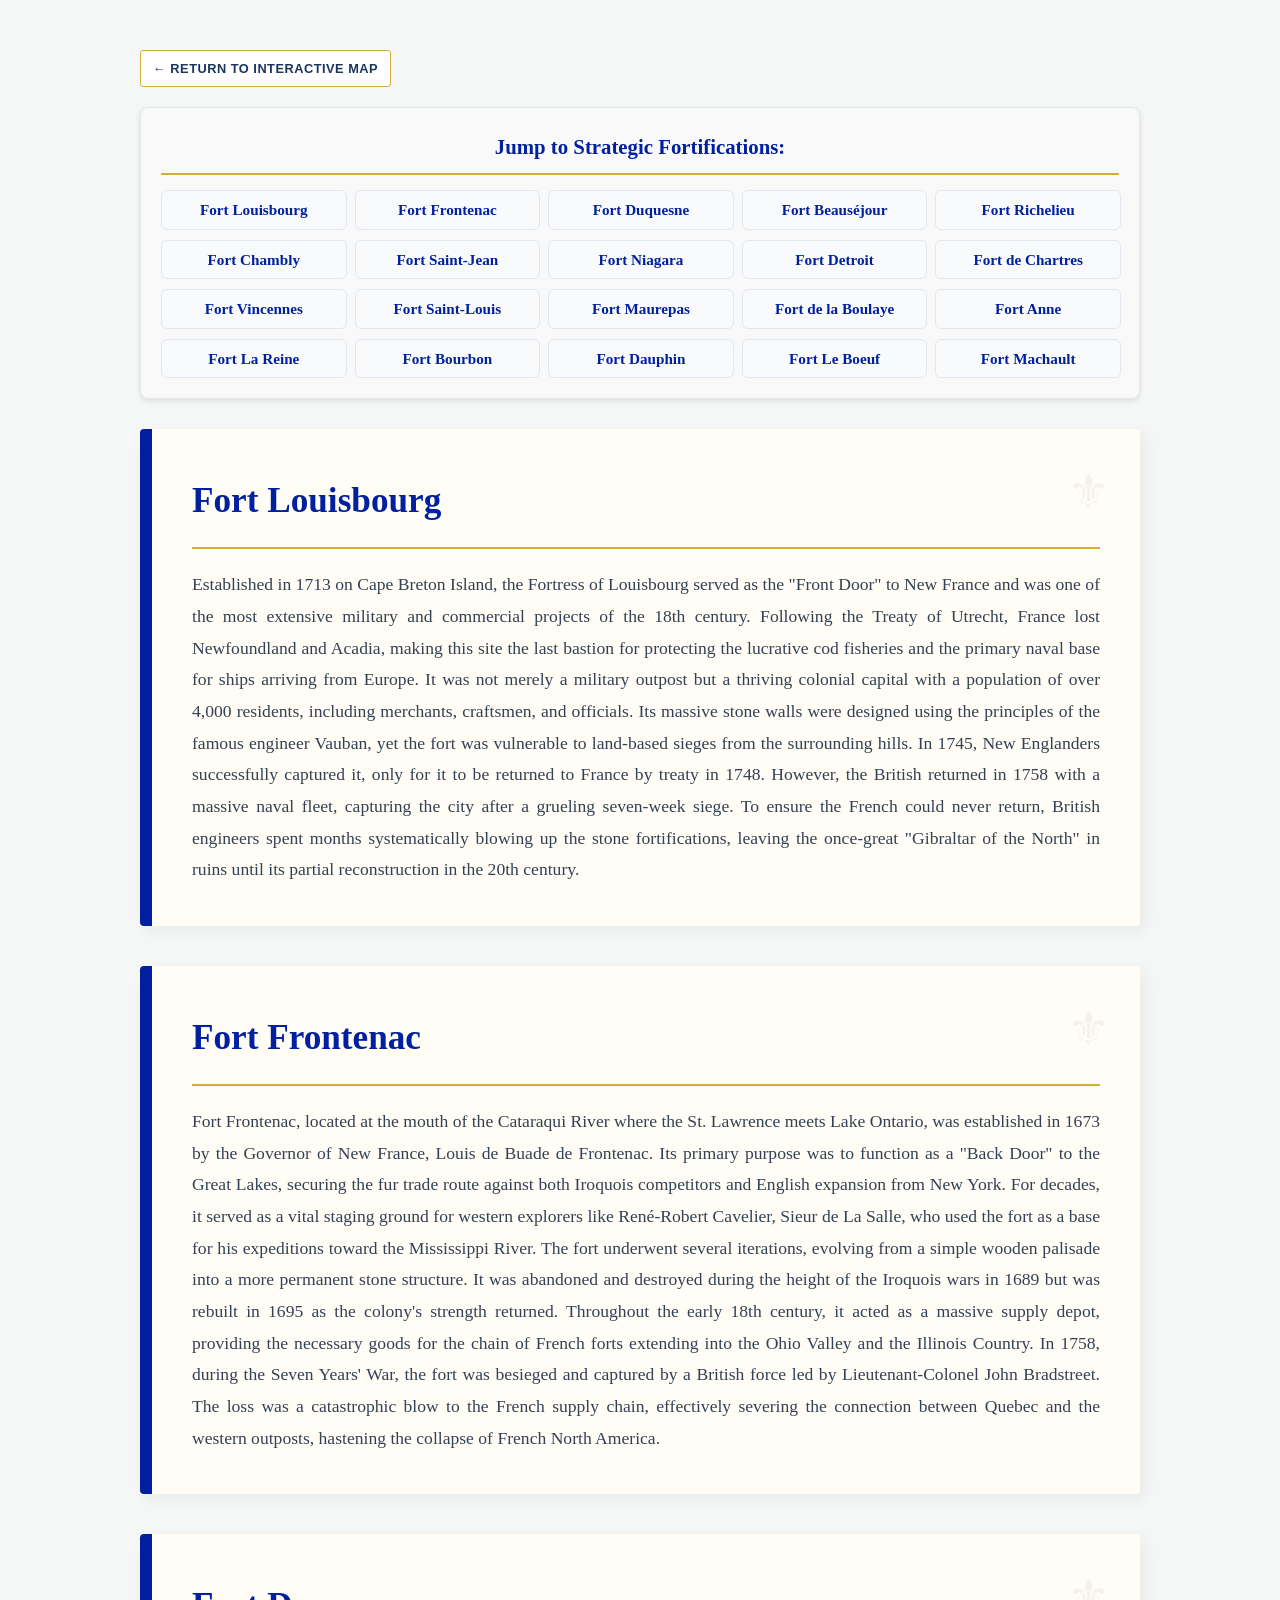
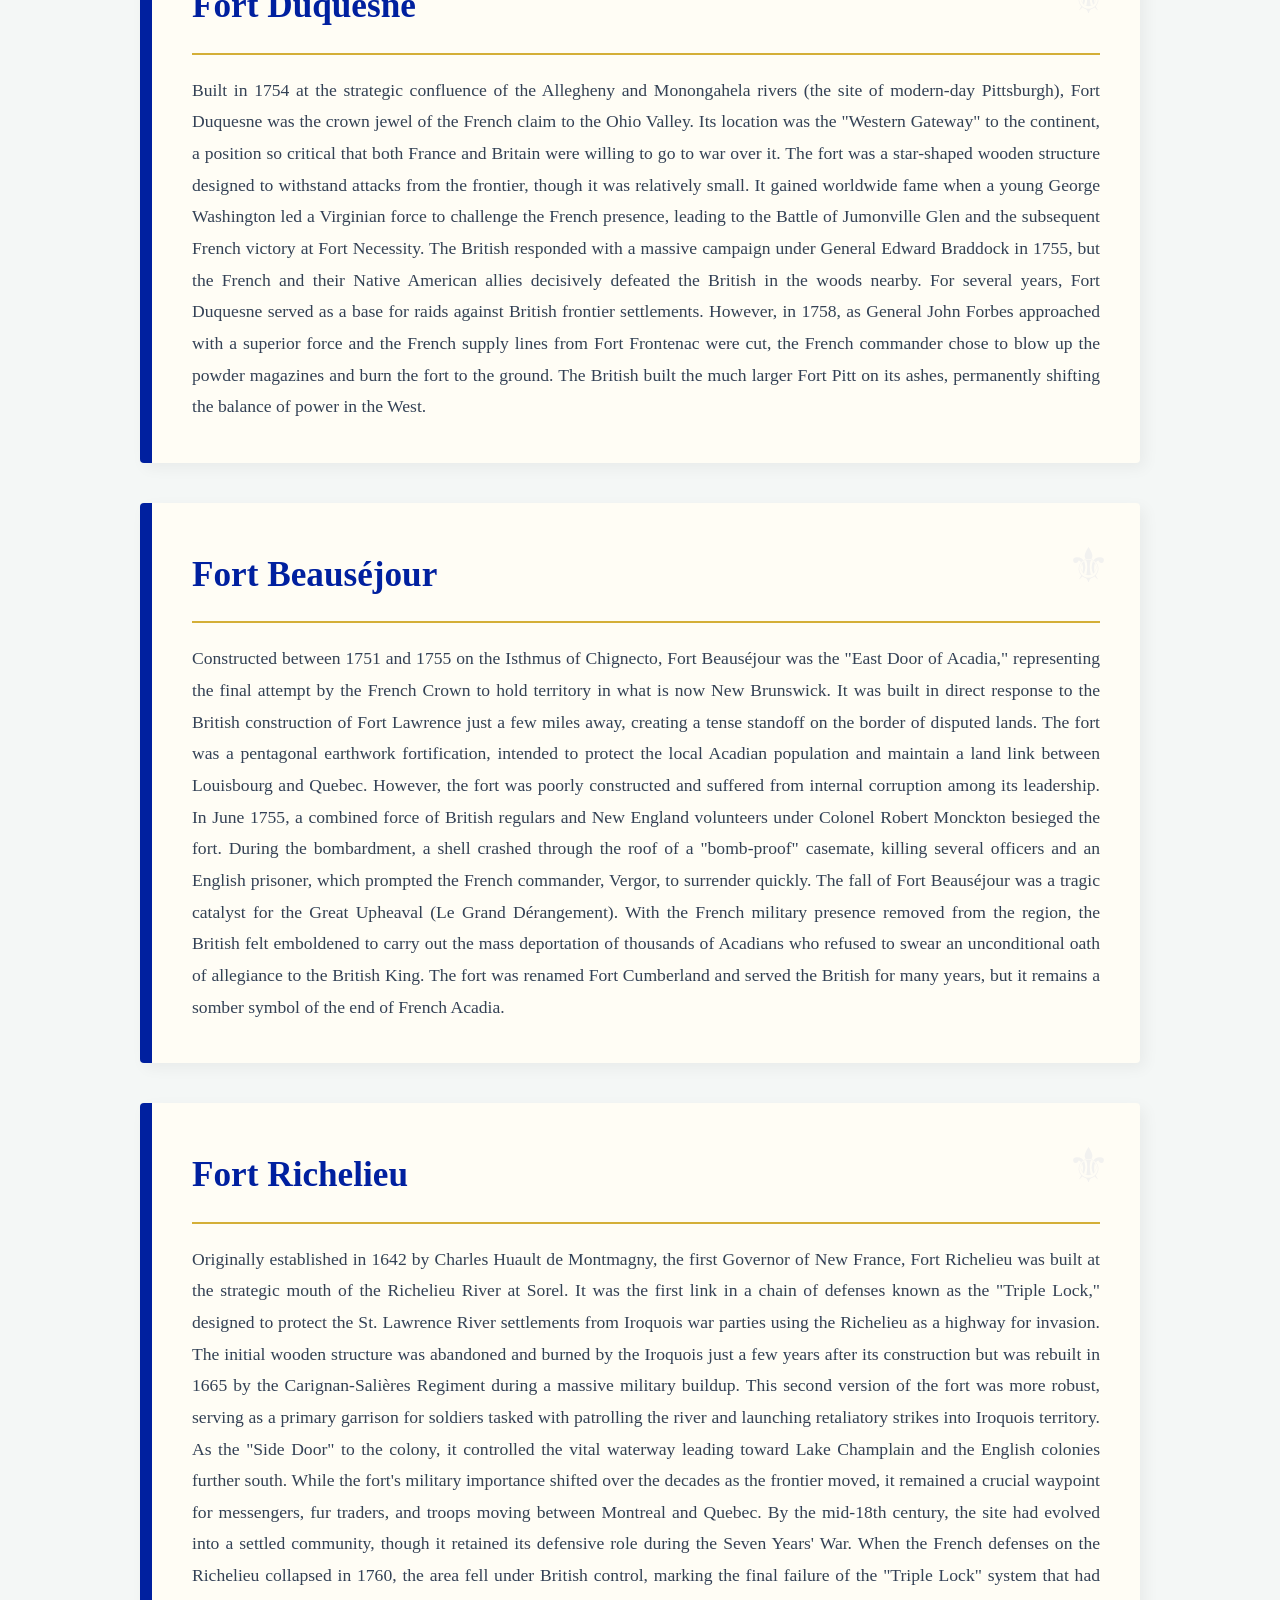
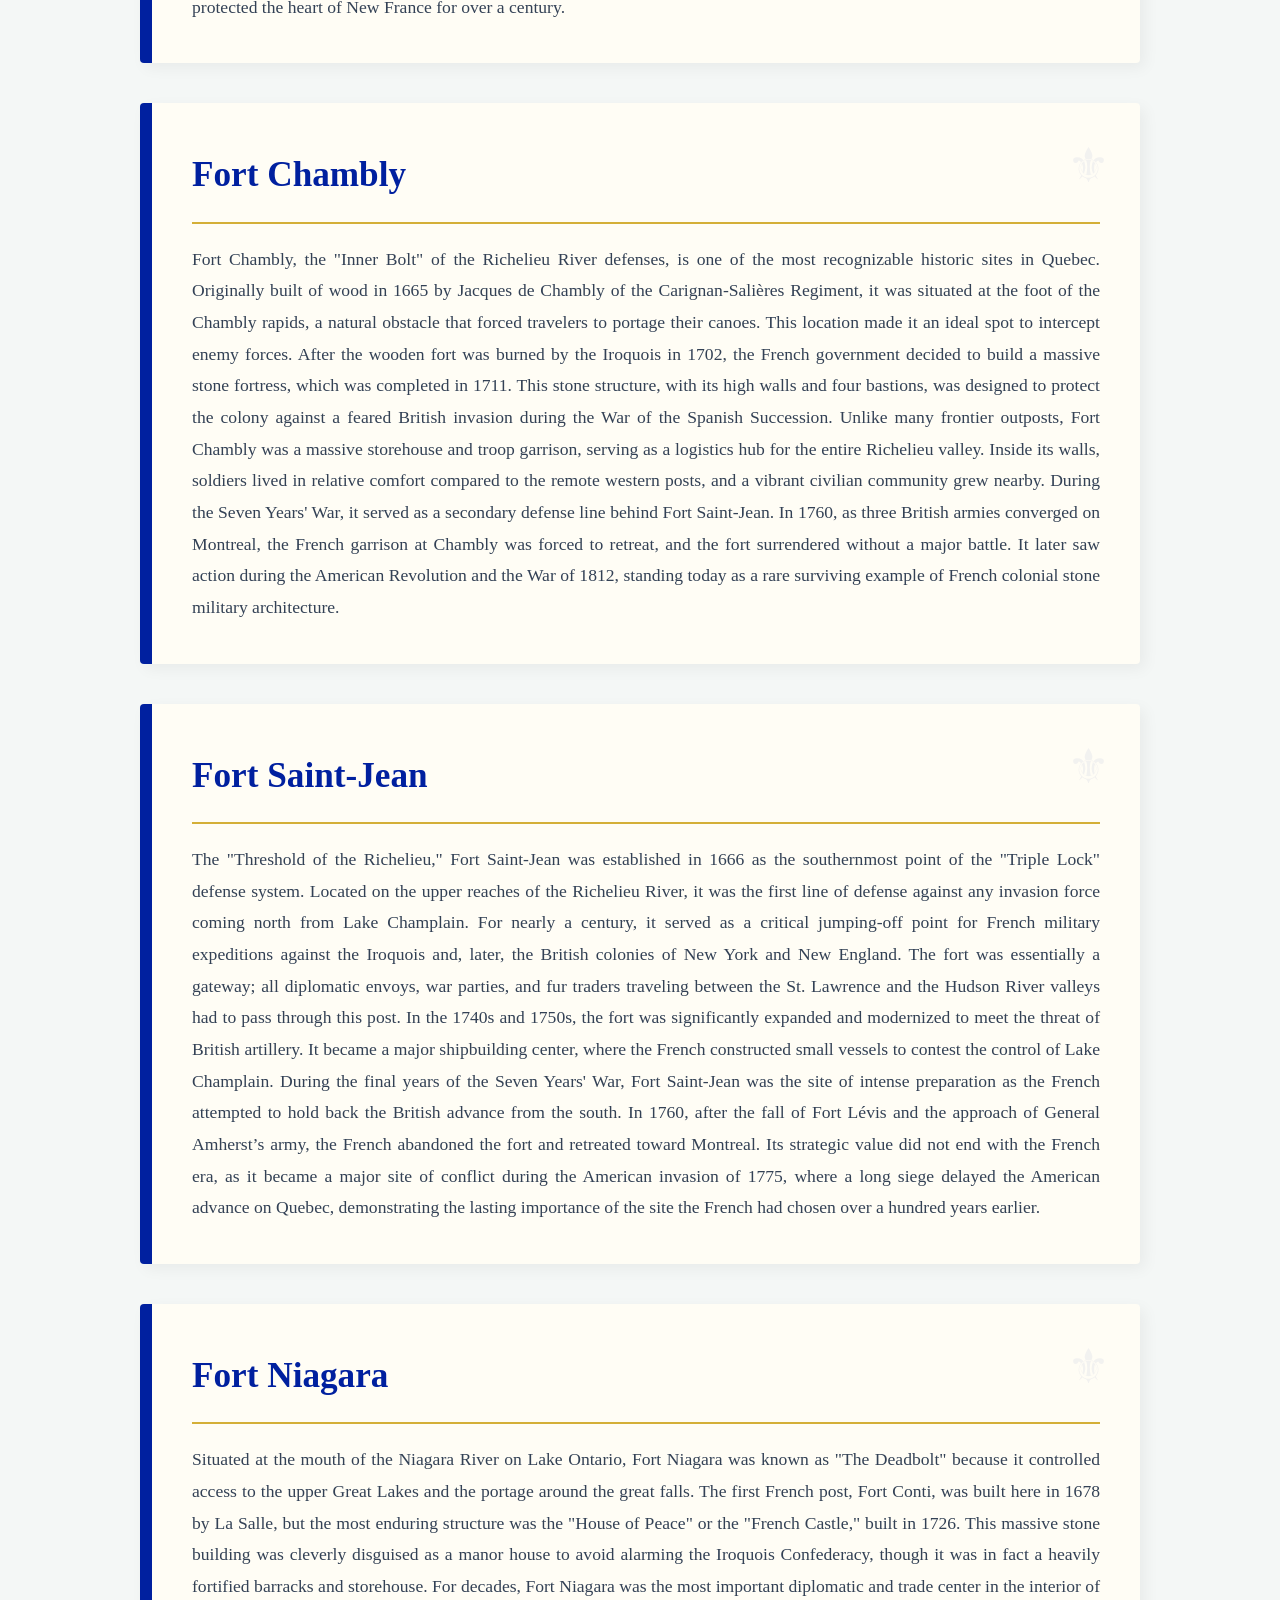
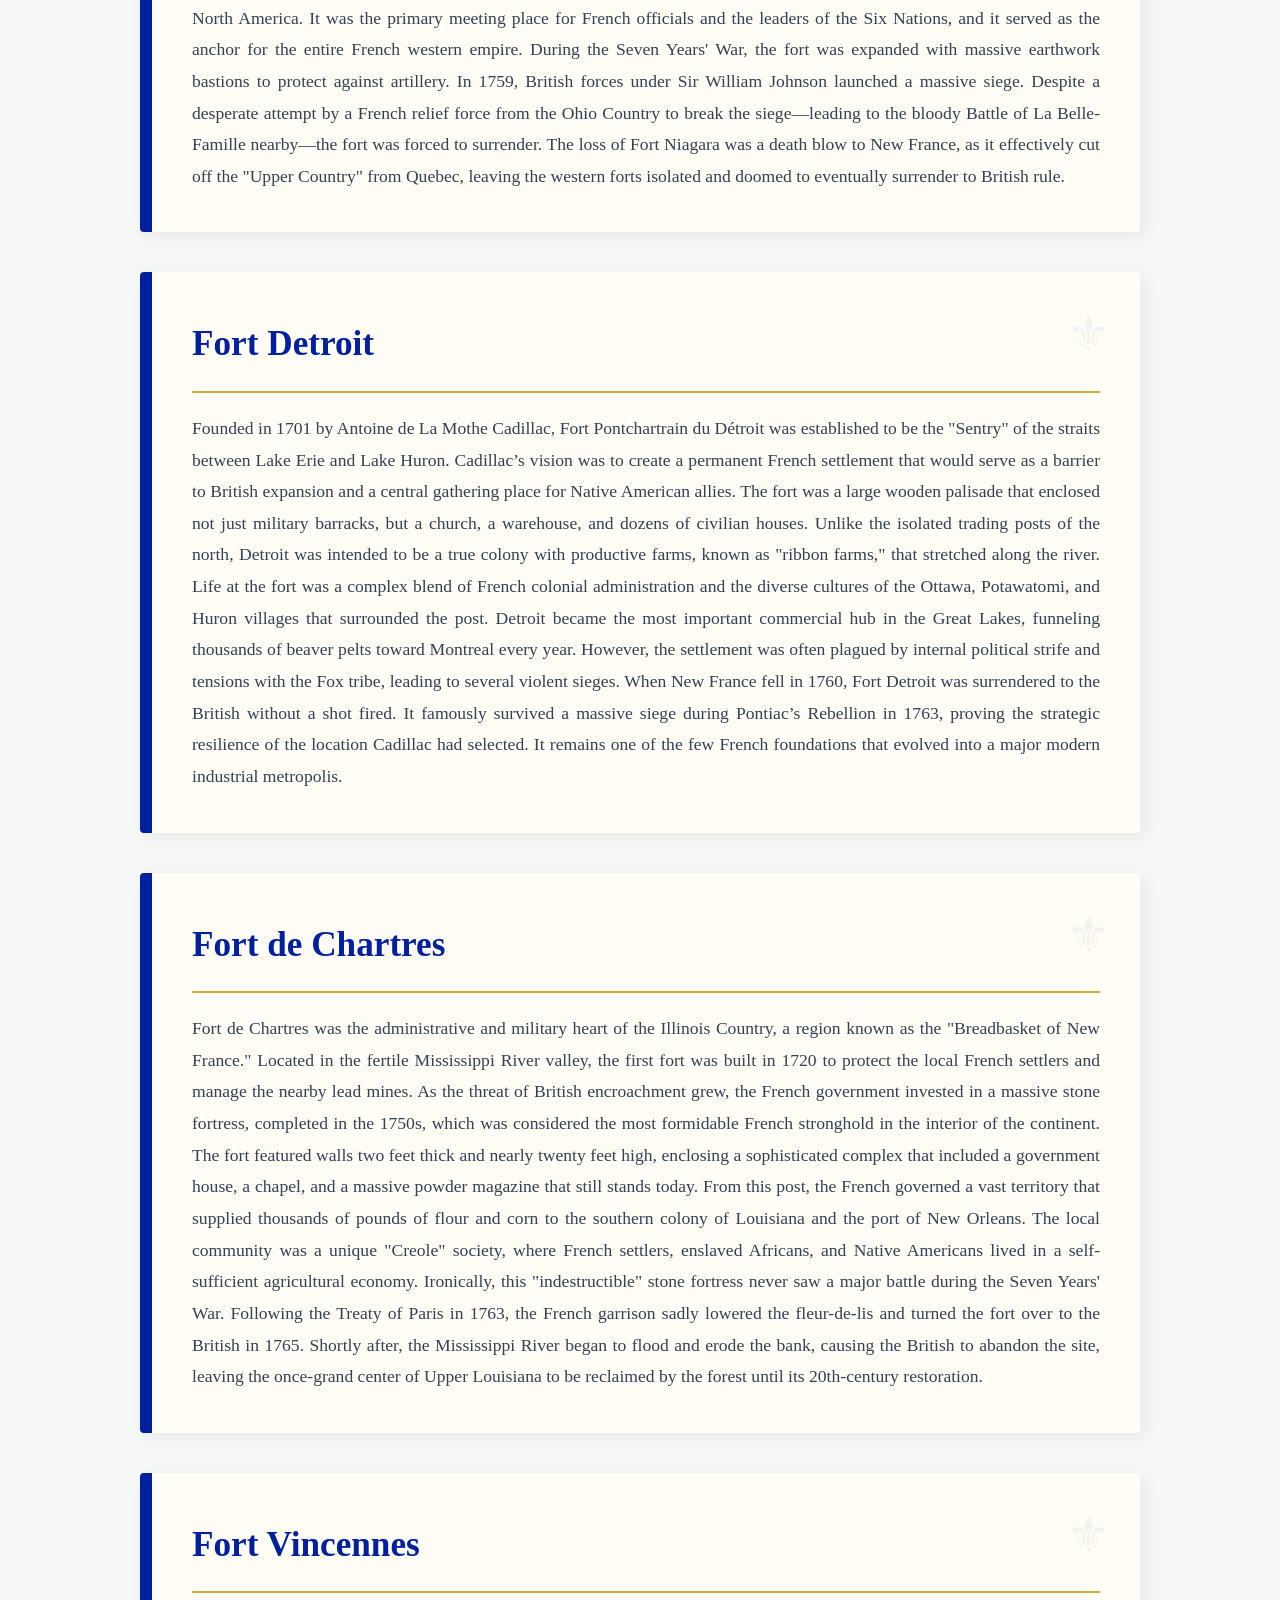
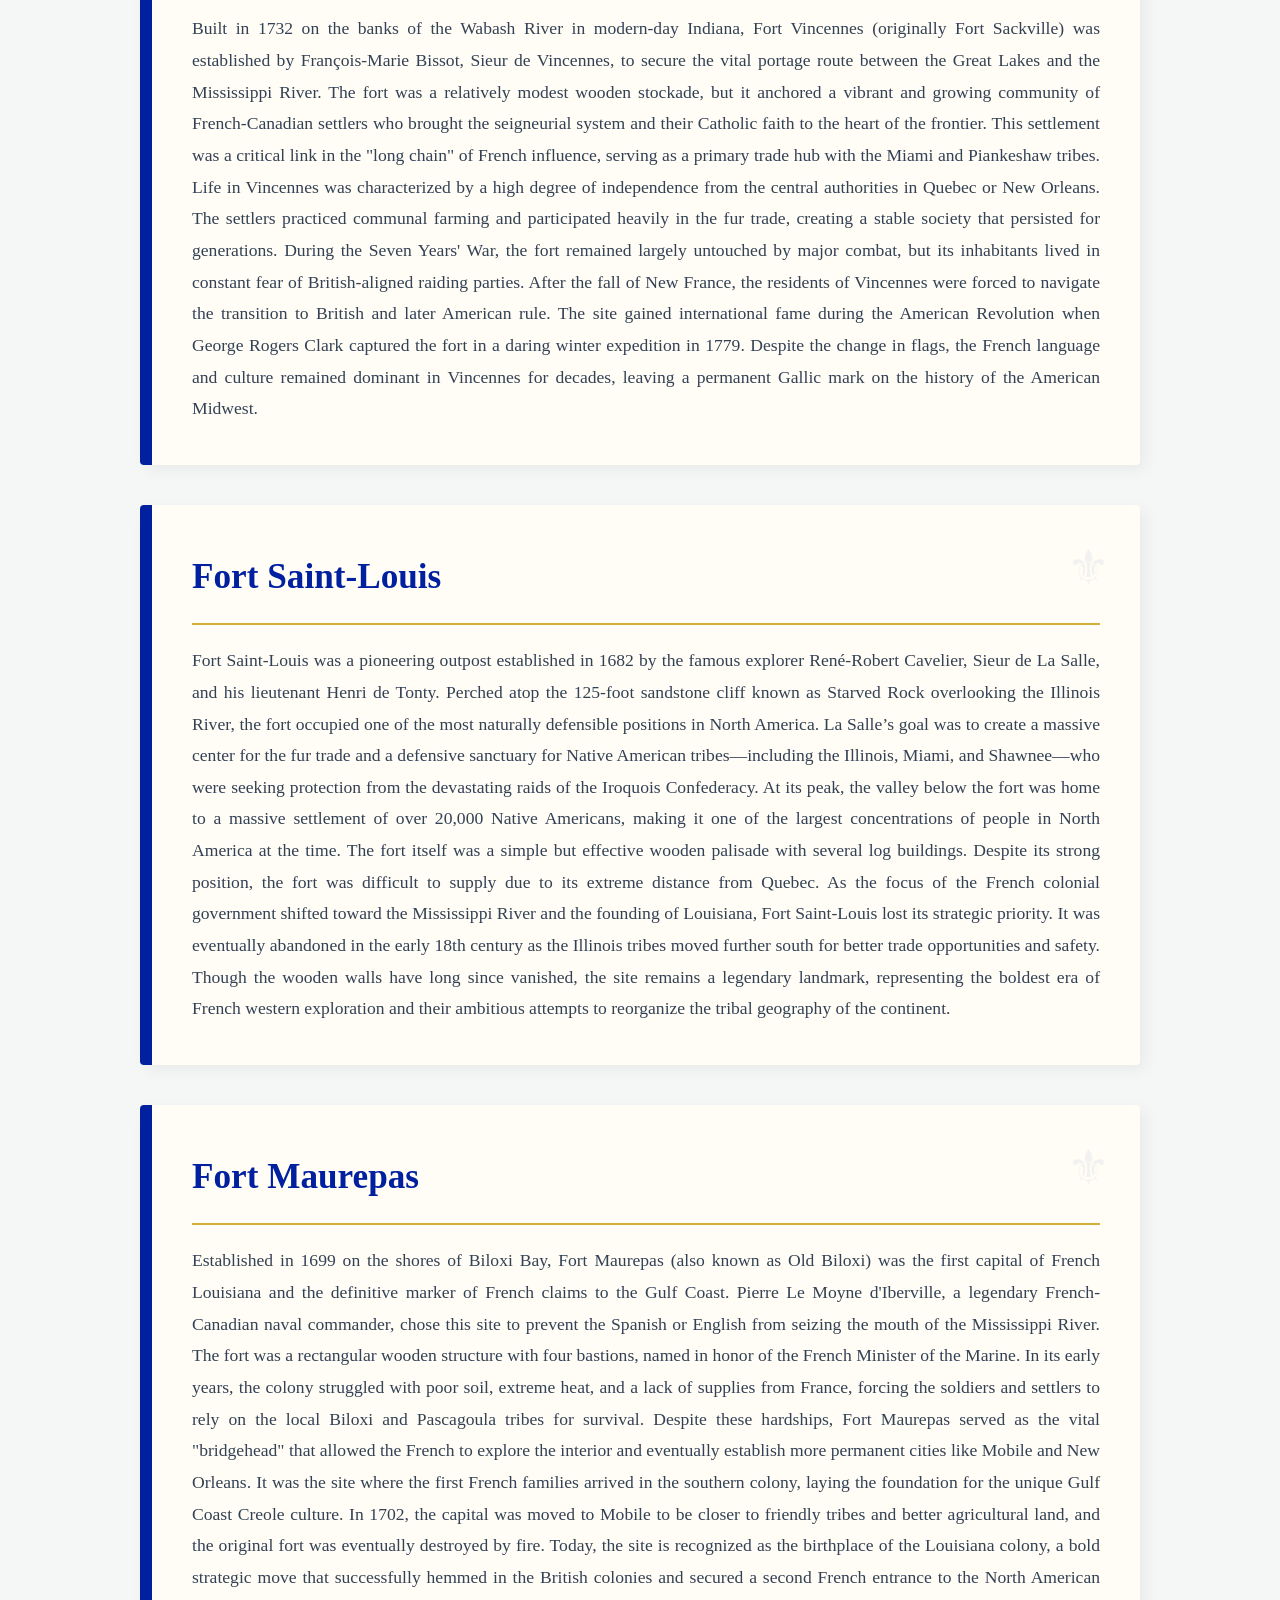
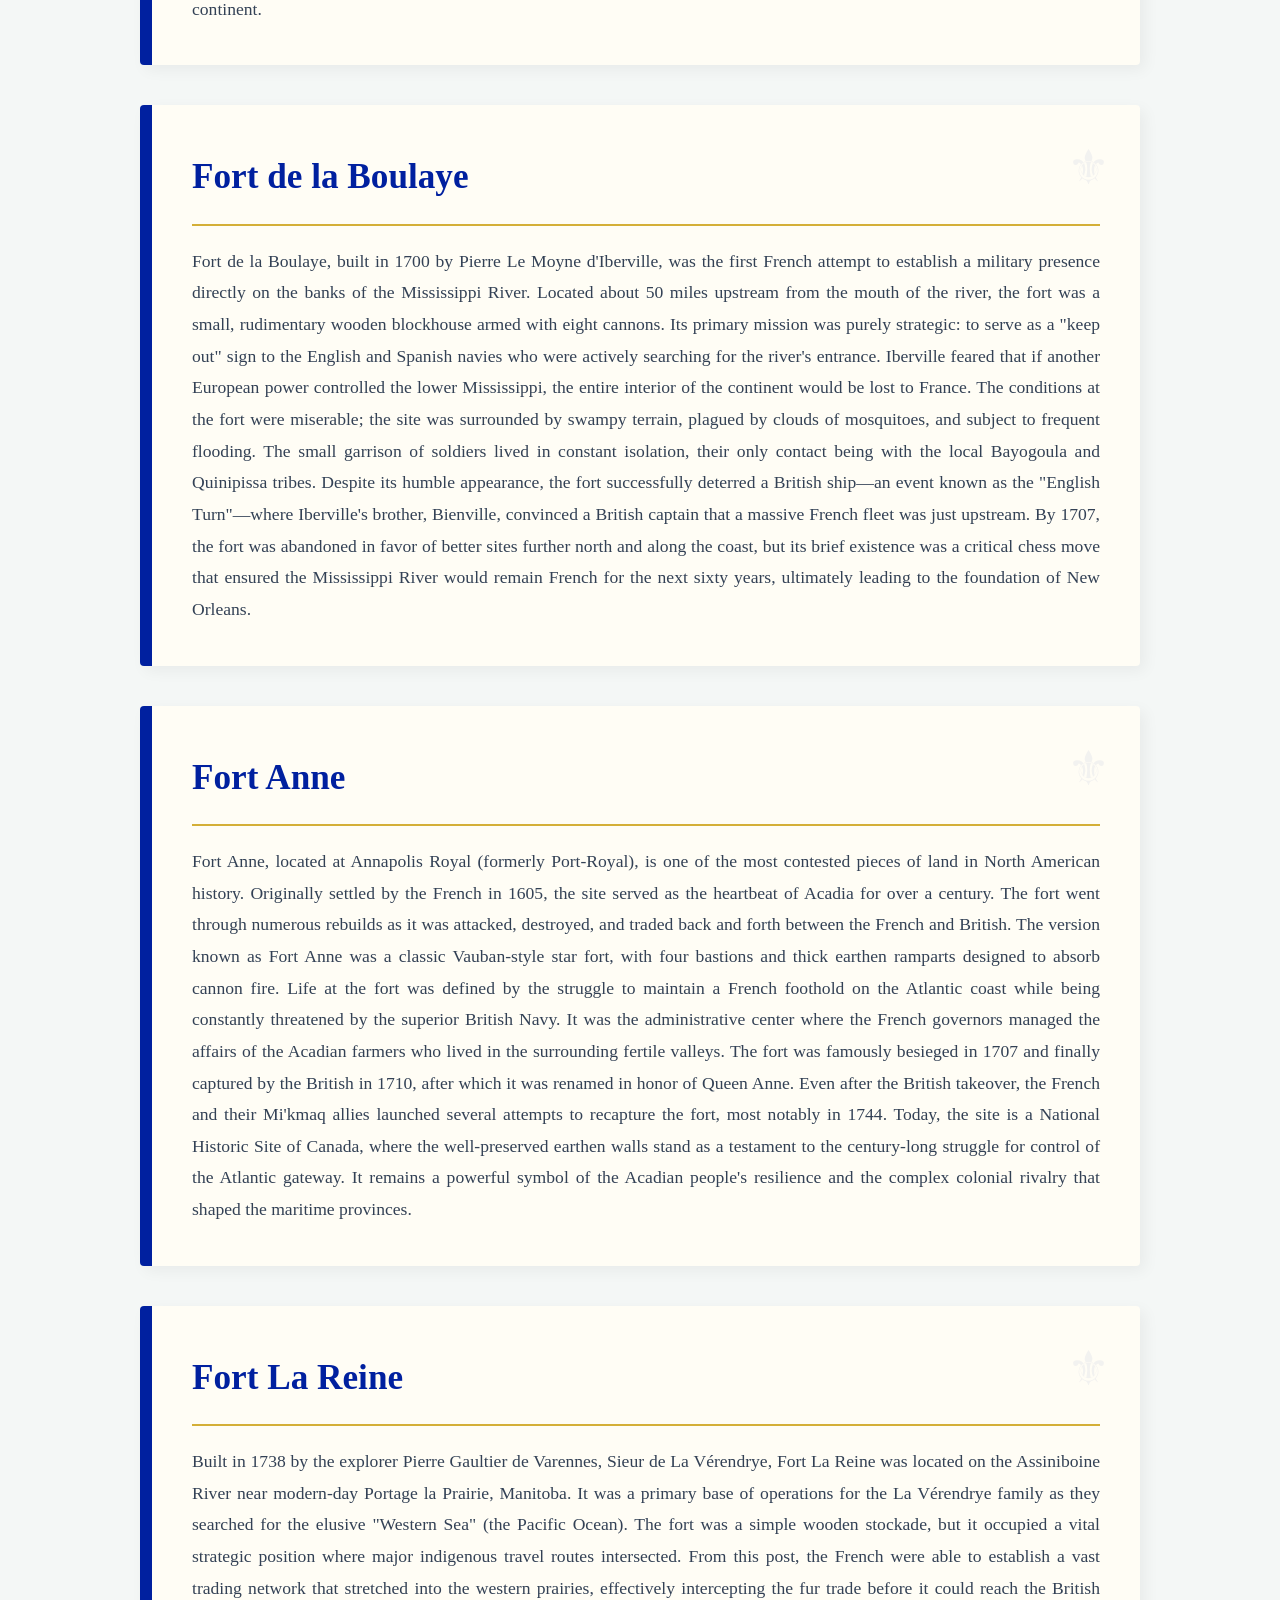
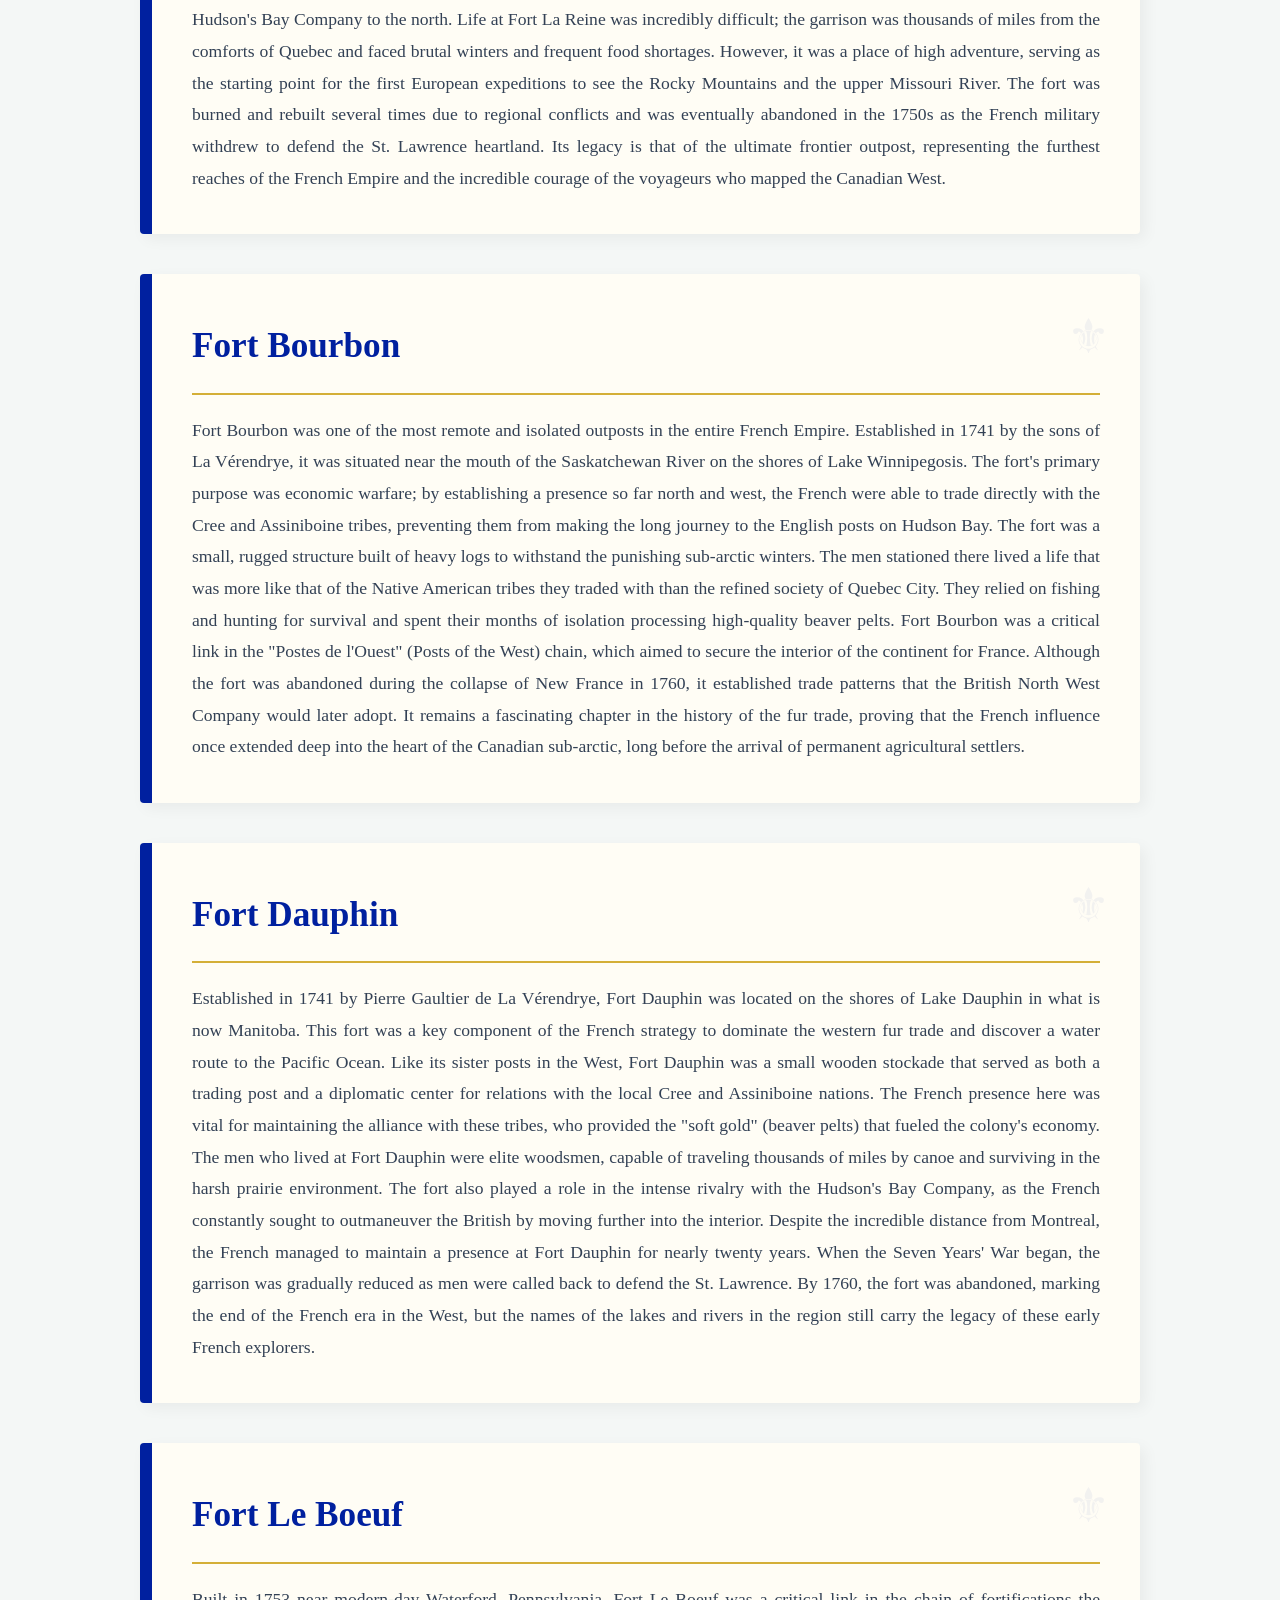
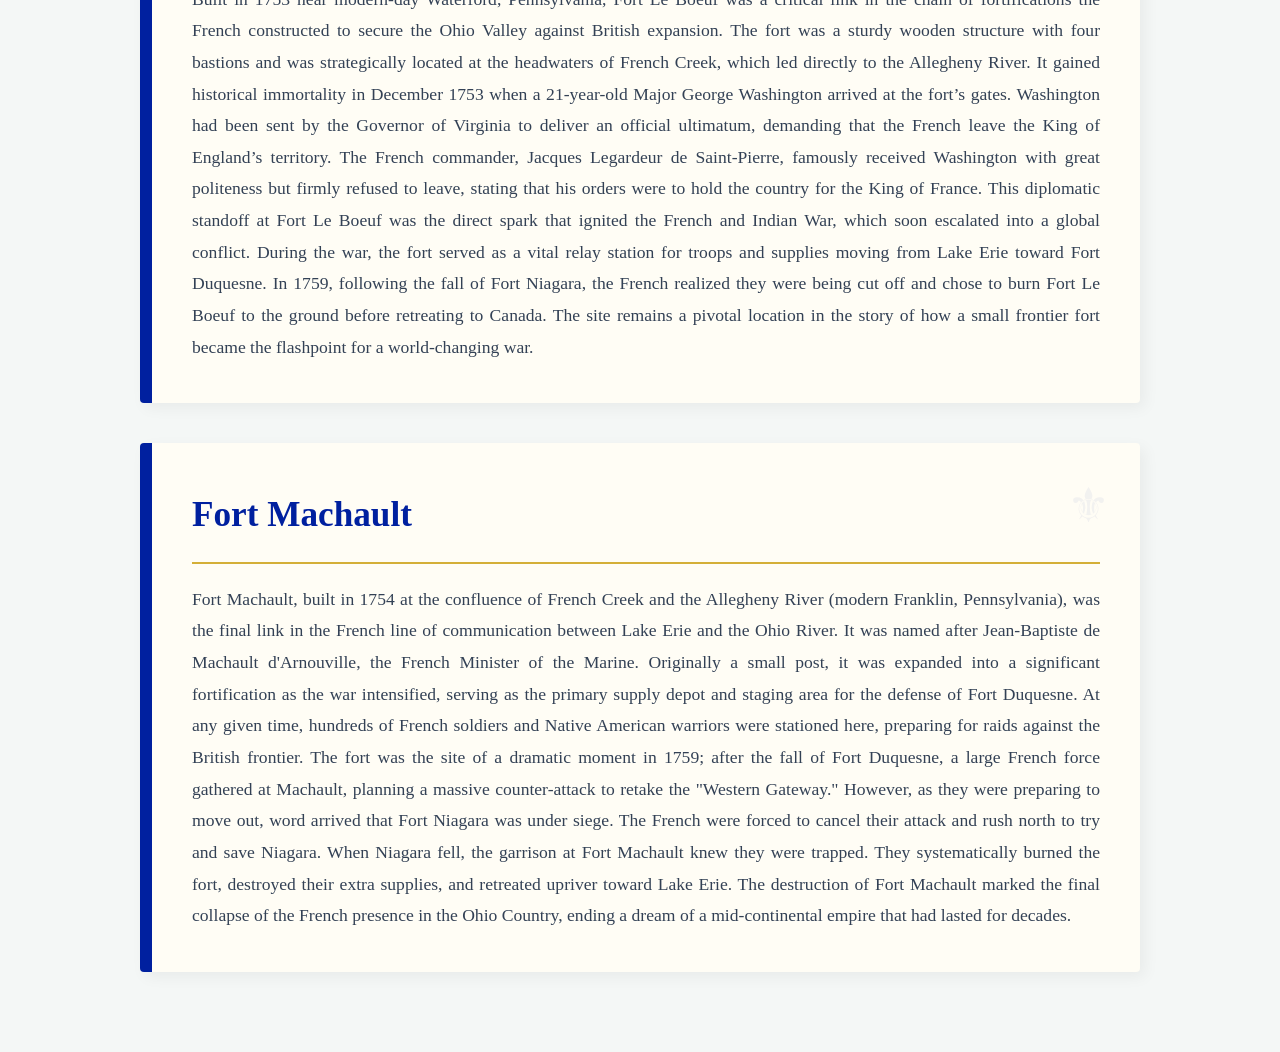
<file: New_France_Website/NF_Forts.html>
<!DOCTYPE html>
<html lang="en">
<head>
    <meta charset="UTF-8">
    <title>Forts of New France</title>
    <link rel="stylesheet" href="NF_informStyle.css">
    <a href="NewFranceIndex.html" class="back-link">← Return to Interactive Map</a>
</head>
<body>

    <div class="directory-nav">
    <strong>Jump to Strategic Fortifications:</strong>
        
        <div class="nav-grid">
            <a href="#fortlouisbourg">Fort Louisbourg</a>
            <a href="#fortfrontenac">Fort Frontenac</a>
            <a href="#fortduquesne">Fort Duquesne</a>
            <a href="#fortbeauséjour">Fort Beauséjour</a>
            <a href="#fortrichelieu">Fort Richelieu</a>
            <a href="#fortchambly">Fort Chambly</a>
            <a href="#fortsaint-jean">Fort Saint-Jean</a>
            <a href="#fortniagara">Fort Niagara</a>
            <a href="#fortdetroit">Fort Detroit</a>
            <a href="#fortdechartres">Fort de Chartres</a>
            <a href="#fortvincennes">Fort Vincennes</a>
            <a href="#fortsaint-louis">Fort Saint-Louis</a>
            <a href="#fortmaurepas">Fort Maurepas</a>
            <a href="#fortdelaboulaye">Fort de la Boulaye</a>
            <a href="#fortanne">Fort Anne</a>
            <a href="#fortlareine">Fort La Reine</a>
            <a href="#fortbourbon">Fort Bourbon</a>
            <a href="#fortdauphin">Fort Dauphin</a>
            <a href="#fortleboeuf">Fort Le Boeuf</a>
            <a href="#fortmachault">Fort Machault</a>
        </div>
    </div>

    <main class="content-container">
        <section id="fortlouisbourg">
            <h2>Fort Louisbourg</h2>
            <p>Established in 1713 on Cape Breton Island, the Fortress of Louisbourg served as the "Front Door" to New France and was one of the most extensive military and commercial projects of the 18th century. Following the Treaty of Utrecht, France lost Newfoundland and Acadia, making this site the last bastion for protecting the lucrative cod fisheries and the primary naval base for ships arriving from Europe. It was not merely a military outpost but a thriving colonial capital with a population of over 4,000 residents, including merchants, craftsmen, and officials. Its massive stone walls were designed using the principles of the famous engineer Vauban, yet the fort was vulnerable to land-based sieges from the surrounding hills. In 1745, New Englanders successfully captured it, only for it to be returned to France by treaty in 1748. However, the British returned in 1758 with a massive naval fleet, capturing the city after a grueling seven-week siege. To ensure the French could never return, British engineers spent months systematically blowing up the stone fortifications, leaving the once-great "Gibraltar of the North" in ruins until its partial reconstruction in the 20th century.</p>
        </section>

        <section id="fortfrontenac">
            <h2>Fort Frontenac</h2>
            <p>Fort Frontenac, located at the mouth of the Cataraqui River where the St. Lawrence meets Lake Ontario, was established in 1673 by the Governor of New France, Louis de Buade de Frontenac. Its primary purpose was to function as a "Back Door" to the Great Lakes, securing the fur trade route against both Iroquois competitors and English expansion from New York. For decades, it served as a vital staging ground for western explorers like René-Robert Cavelier, Sieur de La Salle, who used the fort as a base for his expeditions toward the Mississippi River. The fort underwent several iterations, evolving from a simple wooden palisade into a more permanent stone structure. It was abandoned and destroyed during the height of the Iroquois wars in 1689 but was rebuilt in 1695 as the colony's strength returned. Throughout the early 18th century, it acted as a massive supply depot, providing the necessary goods for the chain of French forts extending into the Ohio Valley and the Illinois Country. In 1758, during the Seven Years' War, the fort was besieged and captured by a British force led by Lieutenant-Colonel John Bradstreet. The loss was a catastrophic blow to the French supply chain, effectively severing the connection between Quebec and the western outposts, hastening the collapse of French North America.</p>
        </section>

        <section id="fortduquesne">
            <h2>Fort Duquesne</h2>
            <p>Built in 1754 at the strategic confluence of the Allegheny and Monongahela rivers (the site of modern-day Pittsburgh), Fort Duquesne was the crown jewel of the French claim to the Ohio Valley. Its location was the "Western Gateway" to the continent, a position so critical that both France and Britain were willing to go to war over it. The fort was a star-shaped wooden structure designed to withstand attacks from the frontier, though it was relatively small. It gained worldwide fame when a young George Washington led a Virginian force to challenge the French presence, leading to the Battle of Jumonville Glen and the subsequent French victory at Fort Necessity. The British responded with a massive campaign under General Edward Braddock in 1755, but the French and their Native American allies decisively defeated the British in the woods nearby. For several years, Fort Duquesne served as a base for raids against British frontier settlements. However, in 1758, as General John Forbes approached with a superior force and the French supply lines from Fort Frontenac were cut, the French commander chose to blow up the powder magazines and burn the fort to the ground. The British built the much larger Fort Pitt on its ashes, permanently shifting the balance of power in the West.</p>
        </section>

        <section id="fortbeauséjour">
            <h2>Fort Beauséjour</h2>
            <p>Constructed between 1751 and 1755 on the Isthmus of Chignecto, Fort Beauséjour was the "East Door of Acadia," representing the final attempt by the French Crown to hold territory in what is now New Brunswick. It was built in direct response to the British construction of Fort Lawrence just a few miles away, creating a tense standoff on the border of disputed lands. The fort was a pentagonal earthwork fortification, intended to protect the local Acadian population and maintain a land link between Louisbourg and Quebec. However, the fort was poorly constructed and suffered from internal corruption among its leadership. In June 1755, a combined force of British regulars and New England volunteers under Colonel Robert Monckton besieged the fort. During the bombardment, a shell crashed through the roof of a "bomb-proof" casemate, killing several officers and an English prisoner, which prompted the French commander, Vergor, to surrender quickly. The fall of Fort Beauséjour was a tragic catalyst for the Great Upheaval (Le Grand Dérangement). With the French military presence removed from the region, the British felt emboldened to carry out the mass deportation of thousands of Acadians who refused to swear an unconditional oath of allegiance to the British King. The fort was renamed Fort Cumberland and served the British for many years, but it remains a somber symbol of the end of French Acadia.</p>
        </section>

        <section id="fortrichelieu">
            <h2>Fort Richelieu</h2>
            <p>Originally established in 1642 by Charles Huault de Montmagny, the first Governor of New France, Fort Richelieu was built at the strategic mouth of the Richelieu River at Sorel. It was the first link in a chain of defenses known as the "Triple Lock," designed to protect the St. Lawrence River settlements from Iroquois war parties using the Richelieu as a highway for invasion. The initial wooden structure was abandoned and burned by the Iroquois just a few years after its construction but was rebuilt in 1665 by the Carignan-Salières Regiment during a massive military buildup. This second version of the fort was more robust, serving as a primary garrison for soldiers tasked with patrolling the river and launching retaliatory strikes into Iroquois territory. As the "Side Door" to the colony, it controlled the vital waterway leading toward Lake Champlain and the English colonies further south. While the fort's military importance shifted over the decades as the frontier moved, it remained a crucial waypoint for messengers, fur traders, and troops moving between Montreal and Quebec. By the mid-18th century, the site had evolved into a settled community, though it retained its defensive role during the Seven Years' War. When the French defenses on the Richelieu collapsed in 1760, the area fell under British control, marking the final failure of the "Triple Lock" system that had protected the heart of New France for over a century.</p>
        </section>

        <section id="fortchambly">
            <h2>Fort Chambly</h2>
            <p>Fort Chambly, the "Inner Bolt" of the Richelieu River defenses, is one of the most recognizable historic sites in Quebec. Originally built of wood in 1665 by Jacques de Chambly of the Carignan-Salières Regiment, it was situated at the foot of the Chambly rapids, a natural obstacle that forced travelers to portage their canoes. This location made it an ideal spot to intercept enemy forces. After the wooden fort was burned by the Iroquois in 1702, the French government decided to build a massive stone fortress, which was completed in 1711. This stone structure, with its high walls and four bastions, was designed to protect the colony against a feared British invasion during the War of the Spanish Succession. Unlike many frontier outposts, Fort Chambly was a massive storehouse and troop garrison, serving as a logistics hub for the entire Richelieu valley. Inside its walls, soldiers lived in relative comfort compared to the remote western posts, and a vibrant civilian community grew nearby. During the Seven Years' War, it served as a secondary defense line behind Fort Saint-Jean. In 1760, as three British armies converged on Montreal, the French garrison at Chambly was forced to retreat, and the fort surrendered without a major battle. It later saw action during the American Revolution and the War of 1812, standing today as a rare surviving example of French colonial stone military architecture.</p>
        </section>

        <section id="fortsaint-jean">
            <h2>Fort Saint-Jean</h2>
            <p>The "Threshold of the Richelieu," Fort Saint-Jean was established in 1666 as the southernmost point of the "Triple Lock" defense system. Located on the upper reaches of the Richelieu River, it was the first line of defense against any invasion force coming north from Lake Champlain. For nearly a century, it served as a critical jumping-off point for French military expeditions against the Iroquois and, later, the British colonies of New York and New England. The fort was essentially a gateway; all diplomatic envoys, war parties, and fur traders traveling between the St. Lawrence and the Hudson River valleys had to pass through this post. In the 1740s and 1750s, the fort was significantly expanded and modernized to meet the threat of British artillery. It became a major shipbuilding center, where the French constructed small vessels to contest the control of Lake Champlain. During the final years of the Seven Years' War, Fort Saint-Jean was the site of intense preparation as the French attempted to hold back the British advance from the south. In 1760, after the fall of Fort Lévis and the approach of General Amherst’s army, the French abandoned the fort and retreated toward Montreal. Its strategic value did not end with the French era, as it became a major site of conflict during the American invasion of 1775, where a long siege delayed the American advance on Quebec, demonstrating the lasting importance of the site the French had chosen over a hundred years earlier.</p>
        </section>

        <section id="fortniagara">
            <h2>Fort Niagara</h2>
            <p>Situated at the mouth of the Niagara River on Lake Ontario, Fort Niagara was known as "The Deadbolt" because it controlled access to the upper Great Lakes and the portage around the great falls. The first French post, Fort Conti, was built here in 1678 by La Salle, but the most enduring structure was the "House of Peace" or the "French Castle," built in 1726. This massive stone building was cleverly disguised as a manor house to avoid alarming the Iroquois Confederacy, though it was in fact a heavily fortified barracks and storehouse. For decades, Fort Niagara was the most important diplomatic and trade center in the interior of North America. It was the primary meeting place for French officials and the leaders of the Six Nations, and it served as the anchor for the entire French western empire. During the Seven Years' War, the fort was expanded with massive earthwork bastions to protect against artillery. In 1759, British forces under Sir William Johnson launched a massive siege. Despite a desperate attempt by a French relief force from the Ohio Country to break the siege—leading to the bloody Battle of La Belle-Famille nearby—the fort was forced to surrender. The loss of Fort Niagara was a death blow to New France, as it effectively cut off the "Upper Country" from Quebec, leaving the western forts isolated and doomed to eventually surrender to British rule.</p>
        </section>

        <section id="fortdetroit">
            <h2>Fort Detroit</h2>
            <p>Founded in 1701 by Antoine de La Mothe Cadillac, Fort Pontchartrain du Détroit was established to be the "Sentry" of the straits between Lake Erie and Lake Huron. Cadillac’s vision was to create a permanent French settlement that would serve as a barrier to British expansion and a central gathering place for Native American allies. The fort was a large wooden palisade that enclosed not just military barracks, but a church, a warehouse, and dozens of civilian houses. Unlike the isolated trading posts of the north, Detroit was intended to be a true colony with productive farms, known as "ribbon farms," that stretched along the river. Life at the fort was a complex blend of French colonial administration and the diverse cultures of the Ottawa, Potawatomi, and Huron villages that surrounded the post. Detroit became the most important commercial hub in the Great Lakes, funneling thousands of beaver pelts toward Montreal every year. However, the settlement was often plagued by internal political strife and tensions with the Fox tribe, leading to several violent sieges. When New France fell in 1760, Fort Detroit was surrendered to the British without a shot fired. It famously survived a massive siege during Pontiac’s Rebellion in 1763, proving the strategic resilience of the location Cadillac had selected. It remains one of the few French foundations that evolved into a major modern industrial metropolis.</p>
        </section>

        <section id="fortdechartres">
            <h2>Fort de Chartres</h2>
            <p>Fort de Chartres was the administrative and military heart of the Illinois Country, a region known as the "Breadbasket of New France." Located in the fertile Mississippi River valley, the first fort was built in 1720 to protect the local French settlers and manage the nearby lead mines. As the threat of British encroachment grew, the French government invested in a massive stone fortress, completed in the 1750s, which was considered the most formidable French stronghold in the interior of the continent. The fort featured walls two feet thick and nearly twenty feet high, enclosing a sophisticated complex that included a government house, a chapel, and a massive powder magazine that still stands today. From this post, the French governed a vast territory that supplied thousands of pounds of flour and corn to the southern colony of Louisiana and the port of New Orleans. The local community was a unique "Creole" society, where French settlers, enslaved Africans, and Native Americans lived in a self-sufficient agricultural economy. Ironically, this "indestructible" stone fortress never saw a major battle during the Seven Years' War. Following the Treaty of Paris in 1763, the French garrison sadly lowered the fleur-de-lis and turned the fort over to the British in 1765. Shortly after, the Mississippi River began to flood and erode the bank, causing the British to abandon the site, leaving the once-grand center of Upper Louisiana to be reclaimed by the forest until its 20th-century restoration.</p>
        </section>

        <section id="fortvincennes">
            <h2>Fort Vincennes</h2>
            <p>Built in 1732 on the banks of the Wabash River in modern-day Indiana, Fort Vincennes (originally Fort Sackville) was established by François-Marie Bissot, Sieur de Vincennes, to secure the vital portage route between the Great Lakes and the Mississippi River. The fort was a relatively modest wooden stockade, but it anchored a vibrant and growing community of French-Canadian settlers who brought the seigneurial system and their Catholic faith to the heart of the frontier. This settlement was a critical link in the "long chain" of French influence, serving as a primary trade hub with the Miami and Piankeshaw tribes. Life in Vincennes was characterized by a high degree of independence from the central authorities in Quebec or New Orleans. The settlers practiced communal farming and participated heavily in the fur trade, creating a stable society that persisted for generations. During the Seven Years' War, the fort remained largely untouched by major combat, but its inhabitants lived in constant fear of British-aligned raiding parties. After the fall of New France, the residents of Vincennes were forced to navigate the transition to British and later American rule. The site gained international fame during the American Revolution when George Rogers Clark captured the fort in a daring winter expedition in 1779. Despite the change in flags, the French language and culture remained dominant in Vincennes for decades, leaving a permanent Gallic mark on the history of the American Midwest.</p>
        </section>

        <section id="fortsaint-louis">
            <h2>Fort Saint-Louis</h2>
            <p>Fort Saint-Louis was a pioneering outpost established in 1682 by the famous explorer René-Robert Cavelier, Sieur de La Salle, and his lieutenant Henri de Tonty. Perched atop the 125-foot sandstone cliff known as Starved Rock overlooking the Illinois River, the fort occupied one of the most naturally defensible positions in North America. La Salle’s goal was to create a massive center for the fur trade and a defensive sanctuary for Native American tribes—including the Illinois, Miami, and Shawnee—who were seeking protection from the devastating raids of the Iroquois Confederacy. At its peak, the valley below the fort was home to a massive settlement of over 20,000 Native Americans, making it one of the largest concentrations of people in North America at the time. The fort itself was a simple but effective wooden palisade with several log buildings. Despite its strong position, the fort was difficult to supply due to its extreme distance from Quebec. As the focus of the French colonial government shifted toward the Mississippi River and the founding of Louisiana, Fort Saint-Louis lost its strategic priority. It was eventually abandoned in the early 18th century as the Illinois tribes moved further south for better trade opportunities and safety. Though the wooden walls have long since vanished, the site remains a legendary landmark, representing the boldest era of French western exploration and their ambitious attempts to reorganize the tribal geography of the continent.</p>
        </section>

        <section id="fortmaurepas">
            <h2>Fort Maurepas</h2>
            <p>Established in 1699 on the shores of Biloxi Bay, Fort Maurepas (also known as Old Biloxi) was the first capital of French Louisiana and the definitive marker of French claims to the Gulf Coast. Pierre Le Moyne d'Iberville, a legendary French-Canadian naval commander, chose this site to prevent the Spanish or English from seizing the mouth of the Mississippi River. The fort was a rectangular wooden structure with four bastions, named in honor of the French Minister of the Marine. In its early years, the colony struggled with poor soil, extreme heat, and a lack of supplies from France, forcing the soldiers and settlers to rely on the local Biloxi and Pascagoula tribes for survival. Despite these hardships, Fort Maurepas served as the vital "bridgehead" that allowed the French to explore the interior and eventually establish more permanent cities like Mobile and New Orleans. It was the site where the first French families arrived in the southern colony, laying the foundation for the unique Gulf Coast Creole culture. In 1702, the capital was moved to Mobile to be closer to friendly tribes and better agricultural land, and the original fort was eventually destroyed by fire. Today, the site is recognized as the birthplace of the Louisiana colony, a bold strategic move that successfully hemmed in the British colonies and secured a second French entrance to the North American continent.</p>
        </section>

        <section id="fortdelaboulaye">
            <h2>Fort de la Boulaye</h2>
            <p>Fort de la Boulaye, built in 1700 by Pierre Le Moyne d'Iberville, was the first French attempt to establish a military presence directly on the banks of the Mississippi River. Located about 50 miles upstream from the mouth of the river, the fort was a small, rudimentary wooden blockhouse armed with eight cannons. Its primary mission was purely strategic: to serve as a "keep out" sign to the English and Spanish navies who were actively searching for the river's entrance. Iberville feared that if another European power controlled the lower Mississippi, the entire interior of the continent would be lost to France. The conditions at the fort were miserable; the site was surrounded by swampy terrain, plagued by clouds of mosquitoes, and subject to frequent flooding. The small garrison of soldiers lived in constant isolation, their only contact being with the local Bayogoula and Quinipissa tribes. Despite its humble appearance, the fort successfully deterred a British ship—an event known as the "English Turn"—where Iberville's brother, Bienville, convinced a British captain that a massive French fleet was just upstream. By 1707, the fort was abandoned in favor of better sites further north and along the coast, but its brief existence was a critical chess move that ensured the Mississippi River would remain French for the next sixty years, ultimately leading to the foundation of New Orleans.</p>
        </section>

        <section id="fortanne">
            <h2>Fort Anne</h2>
            <p>Fort Anne, located at Annapolis Royal (formerly Port-Royal), is one of the most contested pieces of land in North American history. Originally settled by the French in 1605, the site served as the heartbeat of Acadia for over a century. The fort went through numerous rebuilds as it was attacked, destroyed, and traded back and forth between the French and British. The version known as Fort Anne was a classic Vauban-style star fort, with four bastions and thick earthen ramparts designed to absorb cannon fire. Life at the fort was defined by the struggle to maintain a French foothold on the Atlantic coast while being constantly threatened by the superior British Navy. It was the administrative center where the French governors managed the affairs of the Acadian farmers who lived in the surrounding fertile valleys. The fort was famously besieged in 1707 and finally captured by the British in 1710, after which it was renamed in honor of Queen Anne. Even after the British takeover, the French and their Mi'kmaq allies launched several attempts to recapture the fort, most notably in 1744. Today, the site is a National Historic Site of Canada, where the well-preserved earthen walls stand as a testament to the century-long struggle for control of the Atlantic gateway. It remains a powerful symbol of the Acadian people's resilience and the complex colonial rivalry that shaped the maritime provinces.</p>
        </section>

        <section id="fortlareine">
            <h2>Fort La Reine</h2>
            <p>Built in 1738 by the explorer Pierre Gaultier de Varennes, Sieur de La Vérendrye, Fort La Reine was located on the Assiniboine River near modern-day Portage la Prairie, Manitoba. It was a primary base of operations for the La Vérendrye family as they searched for the elusive "Western Sea" (the Pacific Ocean). The fort was a simple wooden stockade, but it occupied a vital strategic position where major indigenous travel routes intersected. From this post, the French were able to establish a vast trading network that stretched into the western prairies, effectively intercepting the fur trade before it could reach the British Hudson's Bay Company to the north. Life at Fort La Reine was incredibly difficult; the garrison was thousands of miles from the comforts of Quebec and faced brutal winters and frequent food shortages. However, it was a place of high adventure, serving as the starting point for the first European expeditions to see the Rocky Mountains and the upper Missouri River. The fort was burned and rebuilt several times due to regional conflicts and was eventually abandoned in the 1750s as the French military withdrew to defend the St. Lawrence heartland. Its legacy is that of the ultimate frontier outpost, representing the furthest reaches of the French Empire and the incredible courage of the voyageurs who mapped the Canadian West.</p>
        </section>

        <section id="fortbourbon">
            <h2>Fort Bourbon</h2>
            <p>Fort Bourbon was one of the most remote and isolated outposts in the entire French Empire. Established in 1741 by the sons of La Vérendrye, it was situated near the mouth of the Saskatchewan River on the shores of Lake Winnipegosis. The fort's primary purpose was economic warfare; by establishing a presence so far north and west, the French were able to trade directly with the Cree and Assiniboine tribes, preventing them from making the long journey to the English posts on Hudson Bay. The fort was a small, rugged structure built of heavy logs to withstand the punishing sub-arctic winters. The men stationed there lived a life that was more like that of the Native American tribes they traded with than the refined society of Quebec City. They relied on fishing and hunting for survival and spent their months of isolation processing high-quality beaver pelts. Fort Bourbon was a critical link in the "Postes de l'Ouest" (Posts of the West) chain, which aimed to secure the interior of the continent for France. Although the fort was abandoned during the collapse of New France in 1760, it established trade patterns that the British North West Company would later adopt. It remains a fascinating chapter in the history of the fur trade, proving that the French influence once extended deep into the heart of the Canadian sub-arctic, long before the arrival of permanent agricultural settlers.</p>
        </section>

        <section id="fortdauphin">
            <h2>Fort Dauphin</h2>
            <p>Established in 1741 by Pierre Gaultier de La Vérendrye, Fort Dauphin was located on the shores of Lake Dauphin in what is now Manitoba. This fort was a key component of the French strategy to dominate the western fur trade and discover a water route to the Pacific Ocean. Like its sister posts in the West, Fort Dauphin was a small wooden stockade that served as both a trading post and a diplomatic center for relations with the local Cree and Assiniboine nations. The French presence here was vital for maintaining the alliance with these tribes, who provided the "soft gold" (beaver pelts) that fueled the colony's economy. The men who lived at Fort Dauphin were elite woodsmen, capable of traveling thousands of miles by canoe and surviving in the harsh prairie environment. The fort also played a role in the intense rivalry with the Hudson's Bay Company, as the French constantly sought to outmaneuver the British by moving further into the interior. Despite the incredible distance from Montreal, the French managed to maintain a presence at Fort Dauphin for nearly twenty years. When the Seven Years' War began, the garrison was gradually reduced as men were called back to defend the St. Lawrence. By 1760, the fort was abandoned, marking the end of the French era in the West, but the names of the lakes and rivers in the region still carry the legacy of these early French explorers.</p>
        </section>

        <section id="fortleboeuf">
            <h2>Fort Le Boeuf</h2>
            <p>Built in 1753 near modern-day Waterford, Pennsylvania, Fort Le Boeuf was a critical link in the chain of fortifications the French constructed to secure the Ohio Valley against British expansion. The fort was a sturdy wooden structure with four bastions and was strategically located at the headwaters of French Creek, which led directly to the Allegheny River. It gained historical immortality in December 1753 when a 21-year-old Major George Washington arrived at the fort’s gates. Washington had been sent by the Governor of Virginia to deliver an official ultimatum, demanding that the French leave the King of England’s territory. The French commander, Jacques Legardeur de Saint-Pierre, famously received Washington with great politeness but firmly refused to leave, stating that his orders were to hold the country for the King of France. This diplomatic standoff at Fort Le Boeuf was the direct spark that ignited the French and Indian War, which soon escalated into a global conflict. During the war, the fort served as a vital relay station for troops and supplies moving from Lake Erie toward Fort Duquesne. In 1759, following the fall of Fort Niagara, the French realized they were being cut off and chose to burn Fort Le Boeuf to the ground before retreating to Canada. The site remains a pivotal location in the story of how a small frontier fort became the flashpoint for a world-changing war.</p>
        </section>

        <section id="fortmachault">
            <h2>Fort Machault</h2>
            <p>Fort Machault, built in 1754 at the confluence of French Creek and the Allegheny River (modern Franklin, Pennsylvania), was the final link in the French line of communication between Lake Erie and the Ohio River. It was named after Jean-Baptiste de Machault d'Arnouville, the French Minister of the Marine. Originally a small post, it was expanded into a significant fortification as the war intensified, serving as the primary supply depot and staging area for the defense of Fort Duquesne. At any given time, hundreds of French soldiers and Native American warriors were stationed here, preparing for raids against the British frontier. The fort was the site of a dramatic moment in 1759; after the fall of Fort Duquesne, a large French force gathered at Machault, planning a massive counter-attack to retake the "Western Gateway." However, as they were preparing to move out, word arrived that Fort Niagara was under siege. The French were forced to cancel their attack and rush north to try and save Niagara. When Niagara fell, the garrison at Fort Machault knew they were trapped. They systematically burned the fort, destroyed their extra supplies, and retreated upriver toward Lake Erie. The destruction of Fort Machault marked the final collapse of the French presence in the Ohio Country, ending a dream of a mid-continental empire that had lasted for decades.</p>
        </section>
    </main>
</body>
</html>
</file>
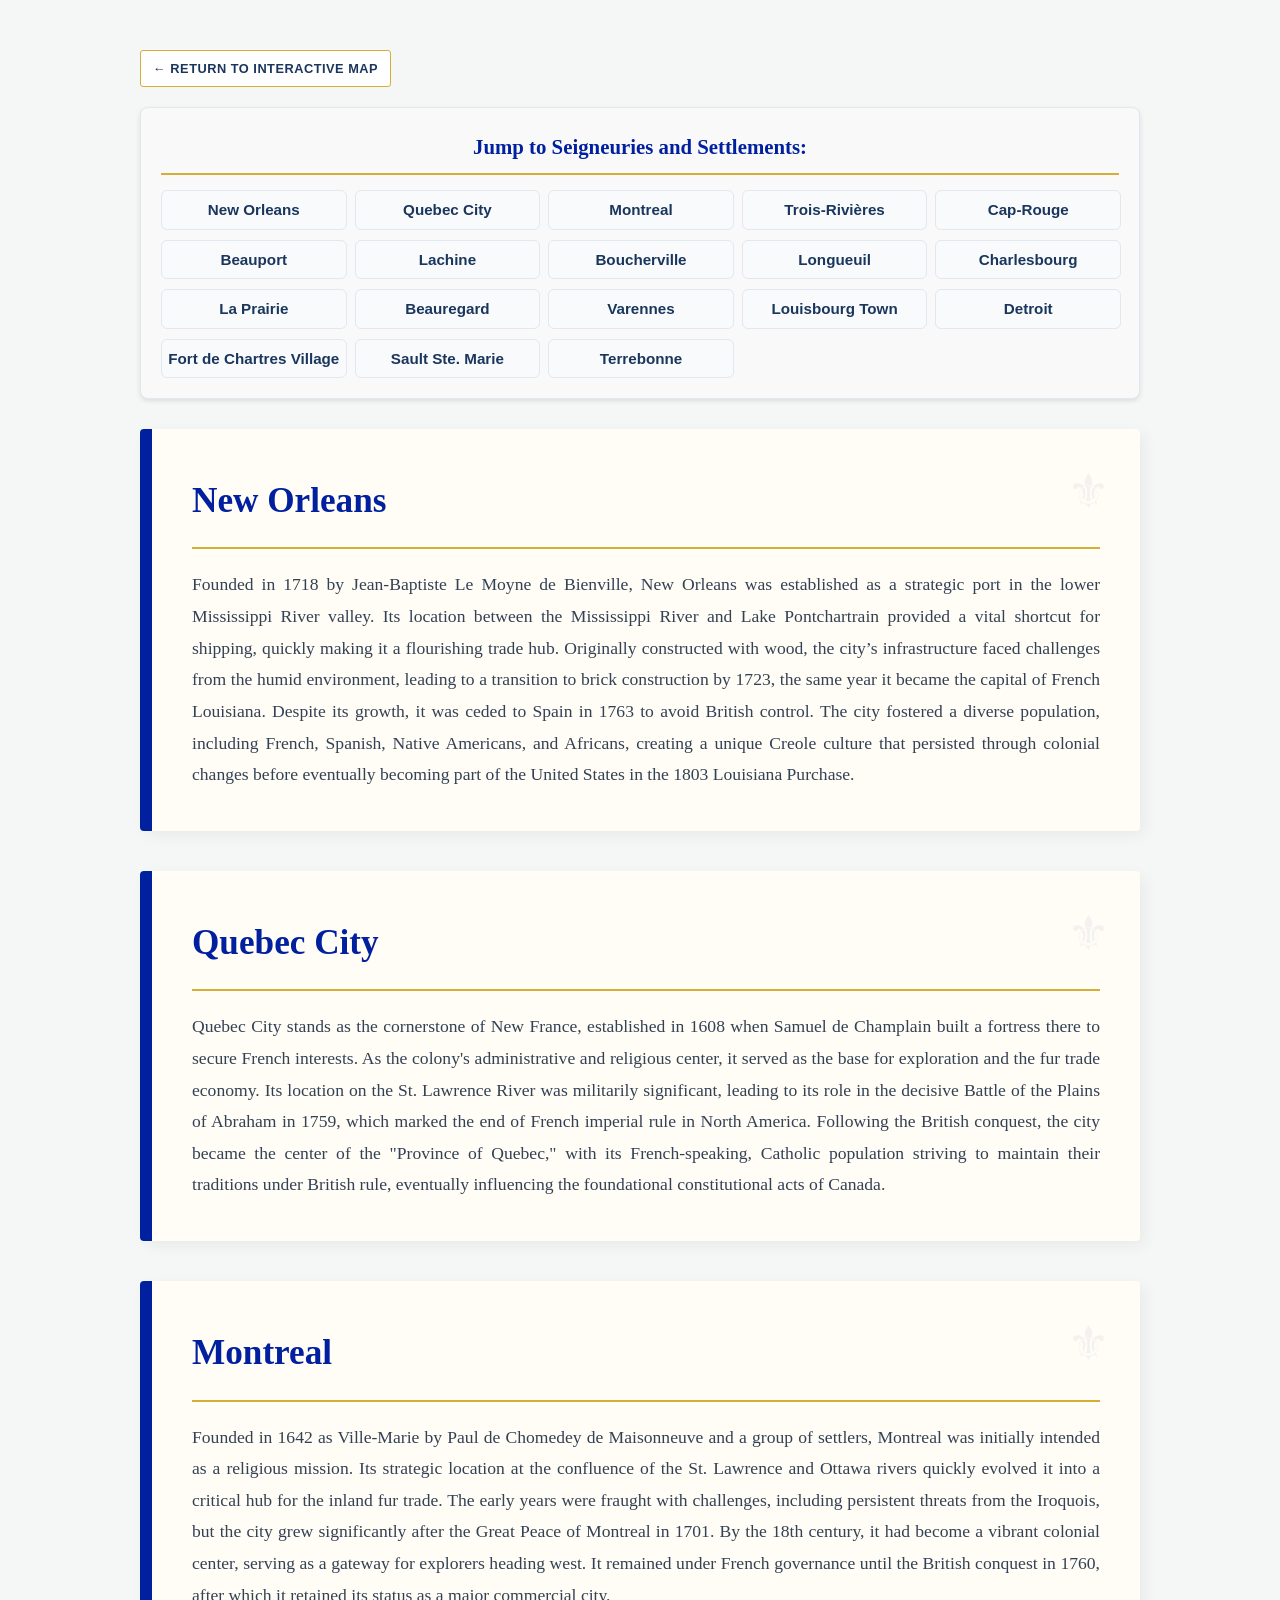
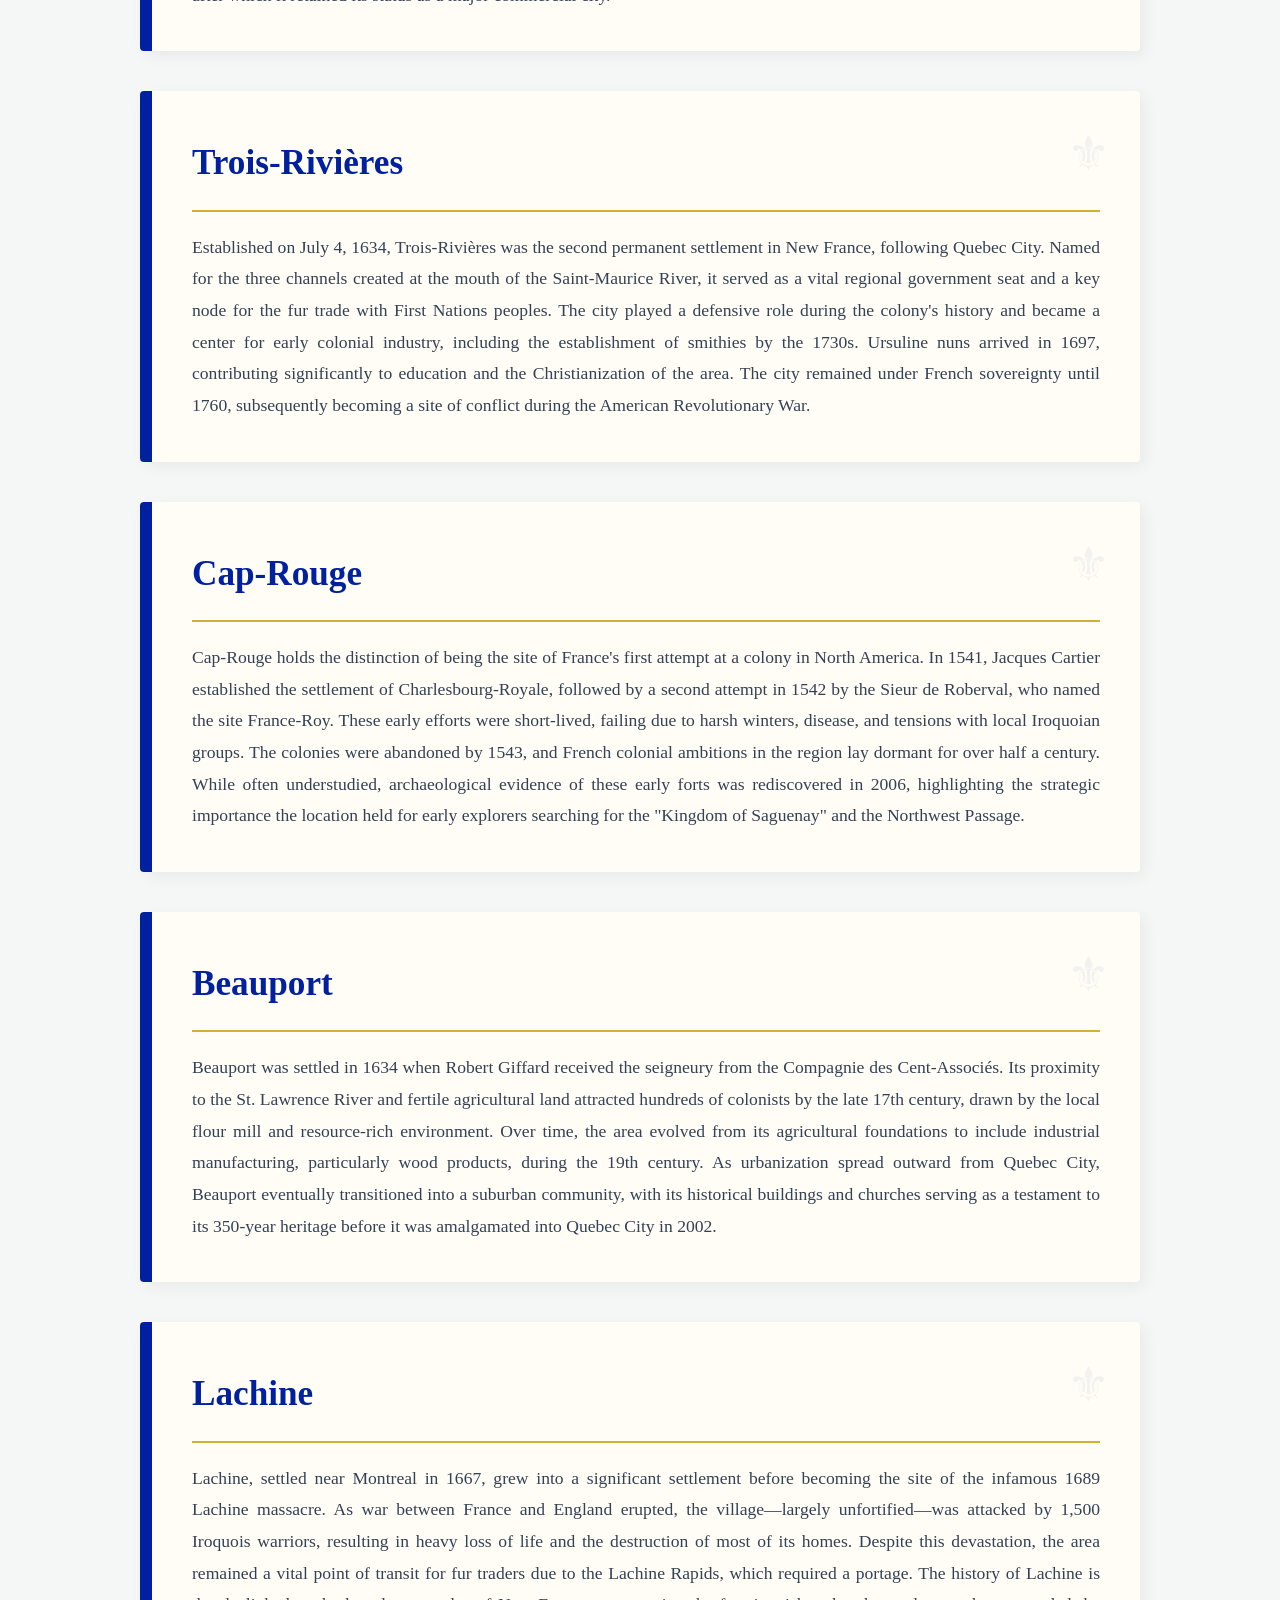
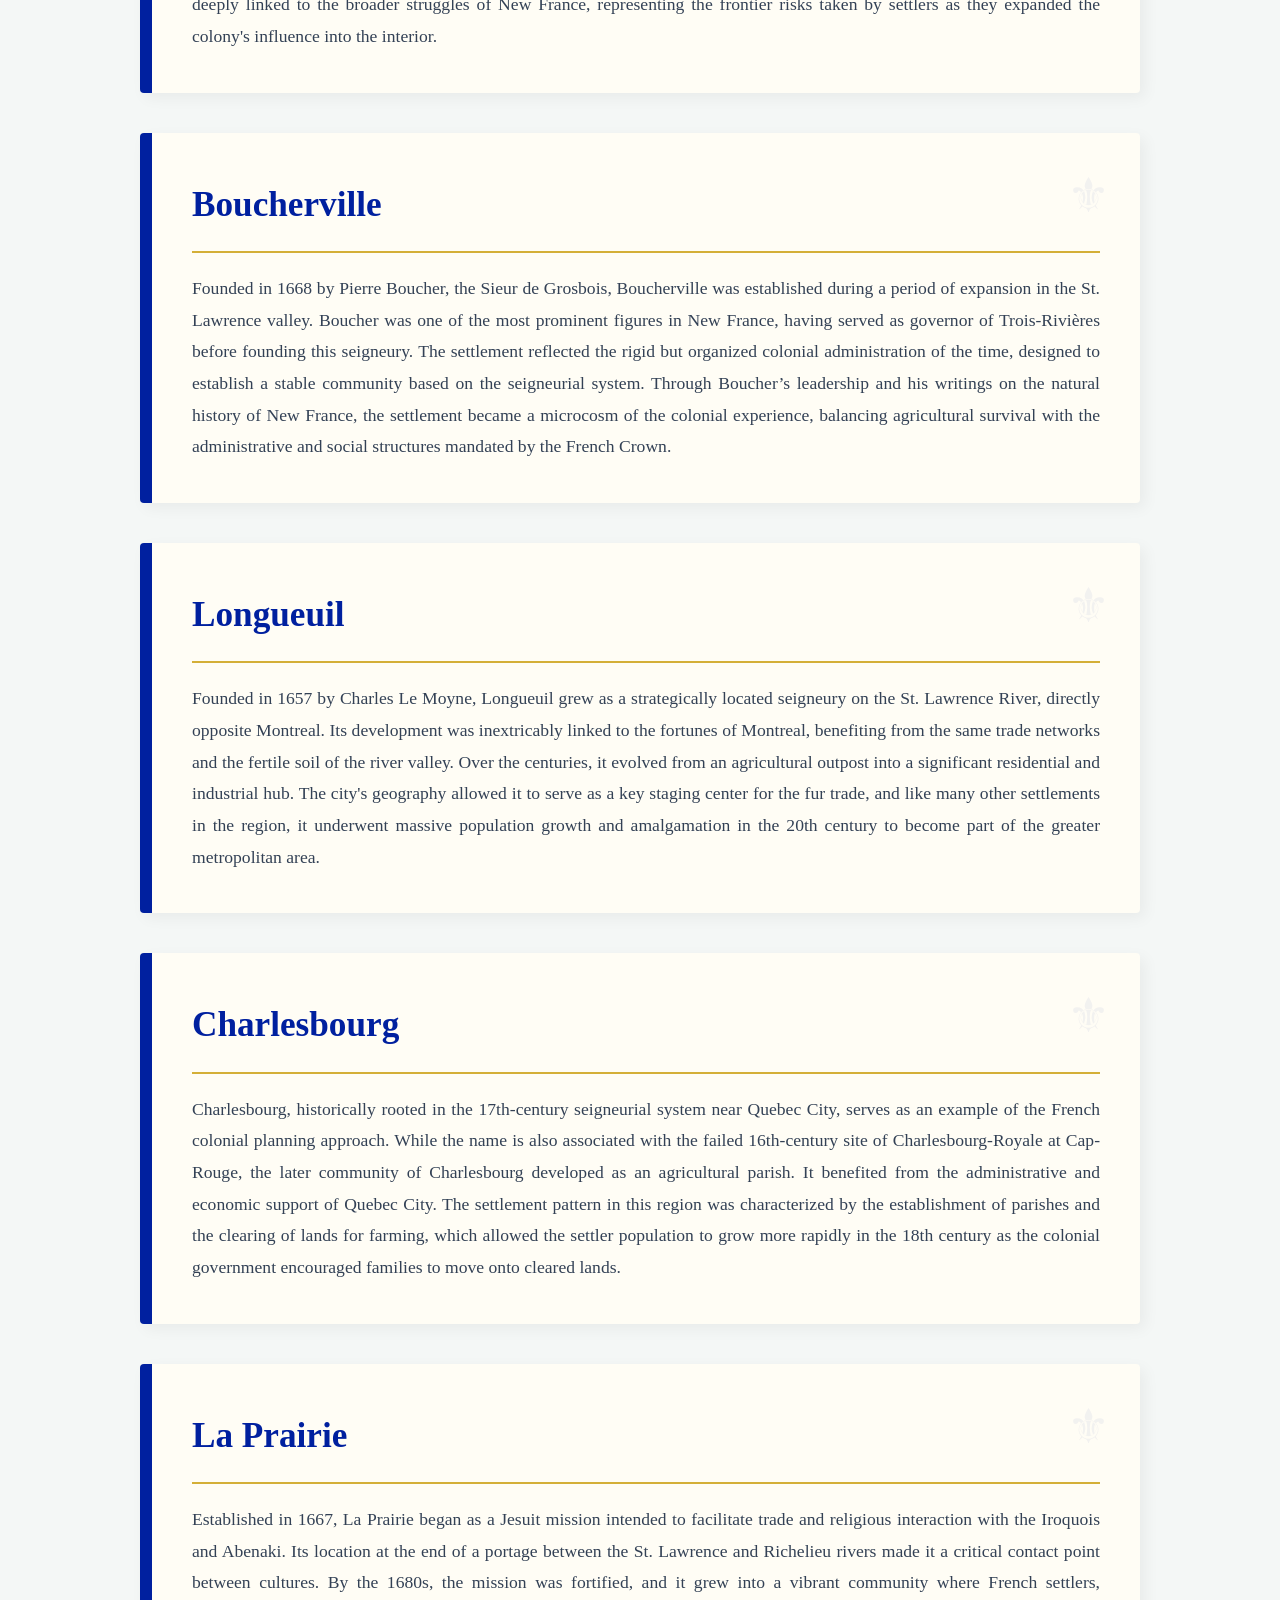
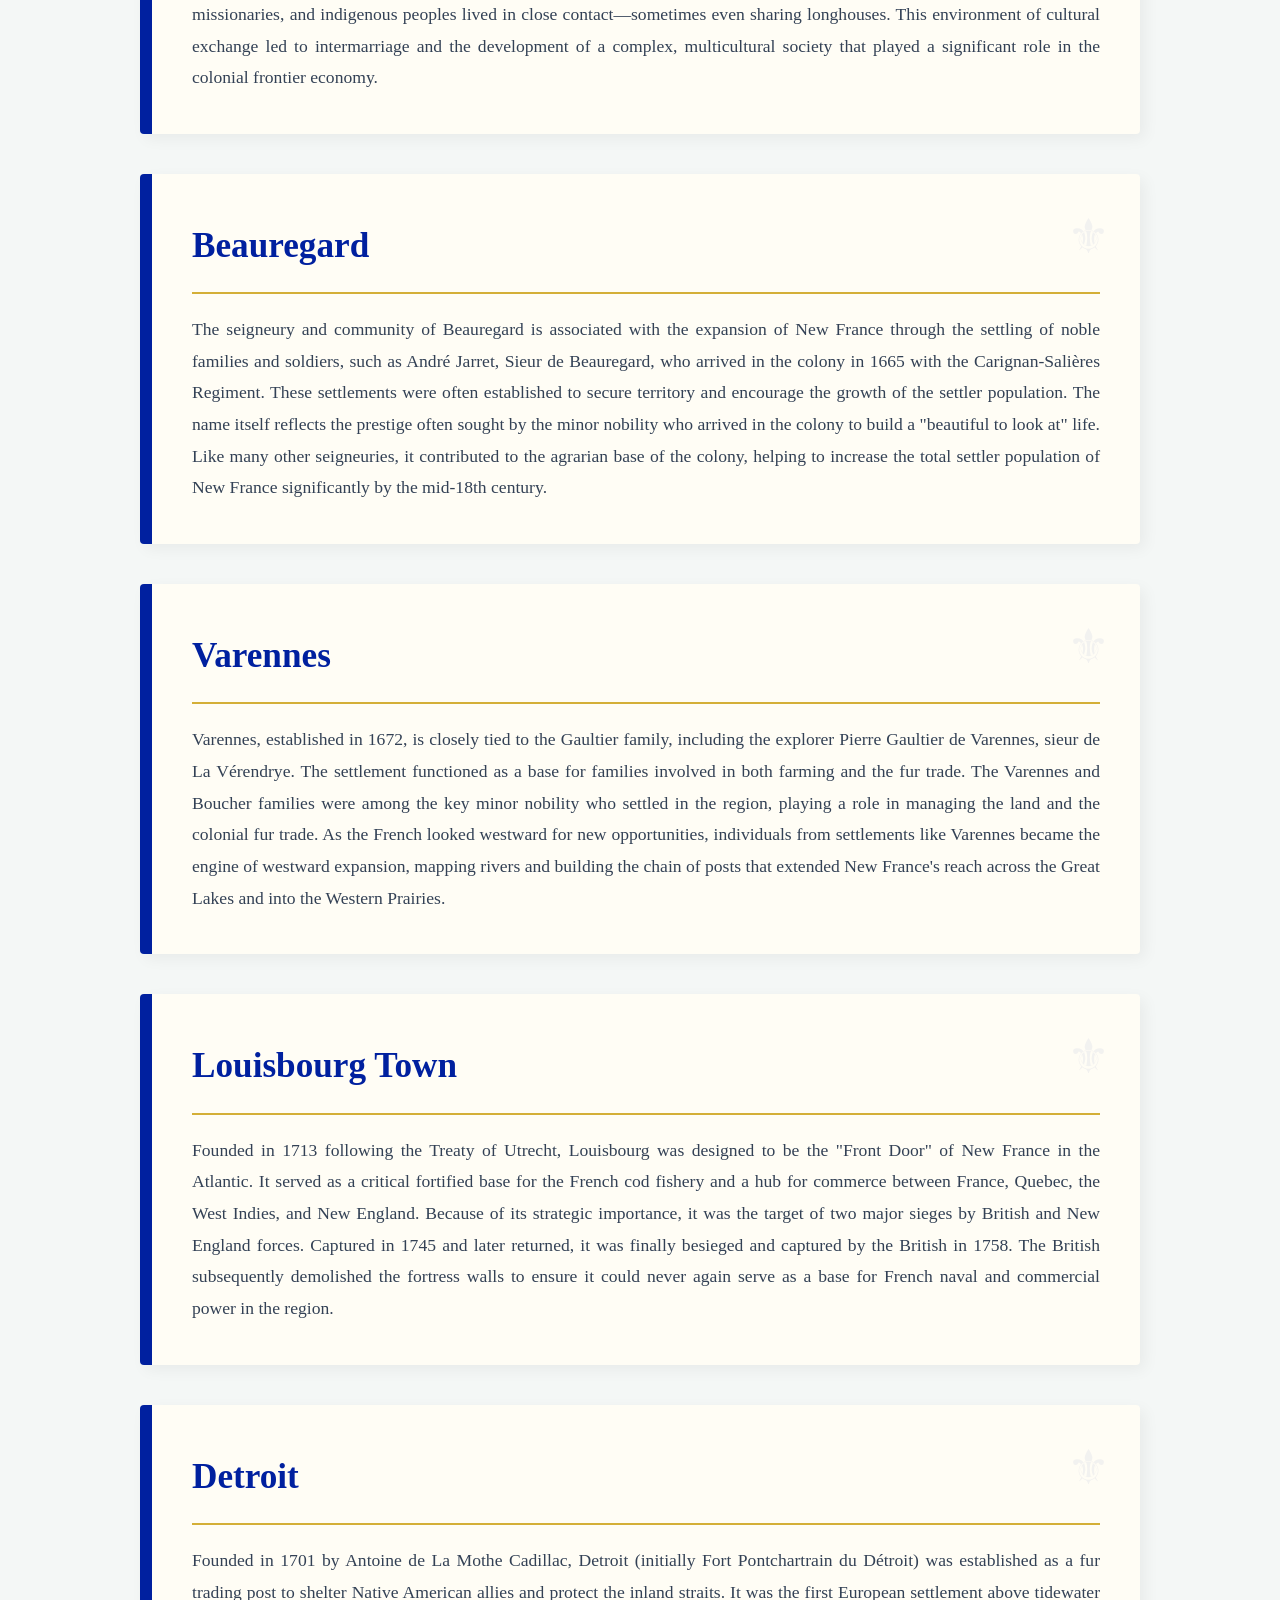
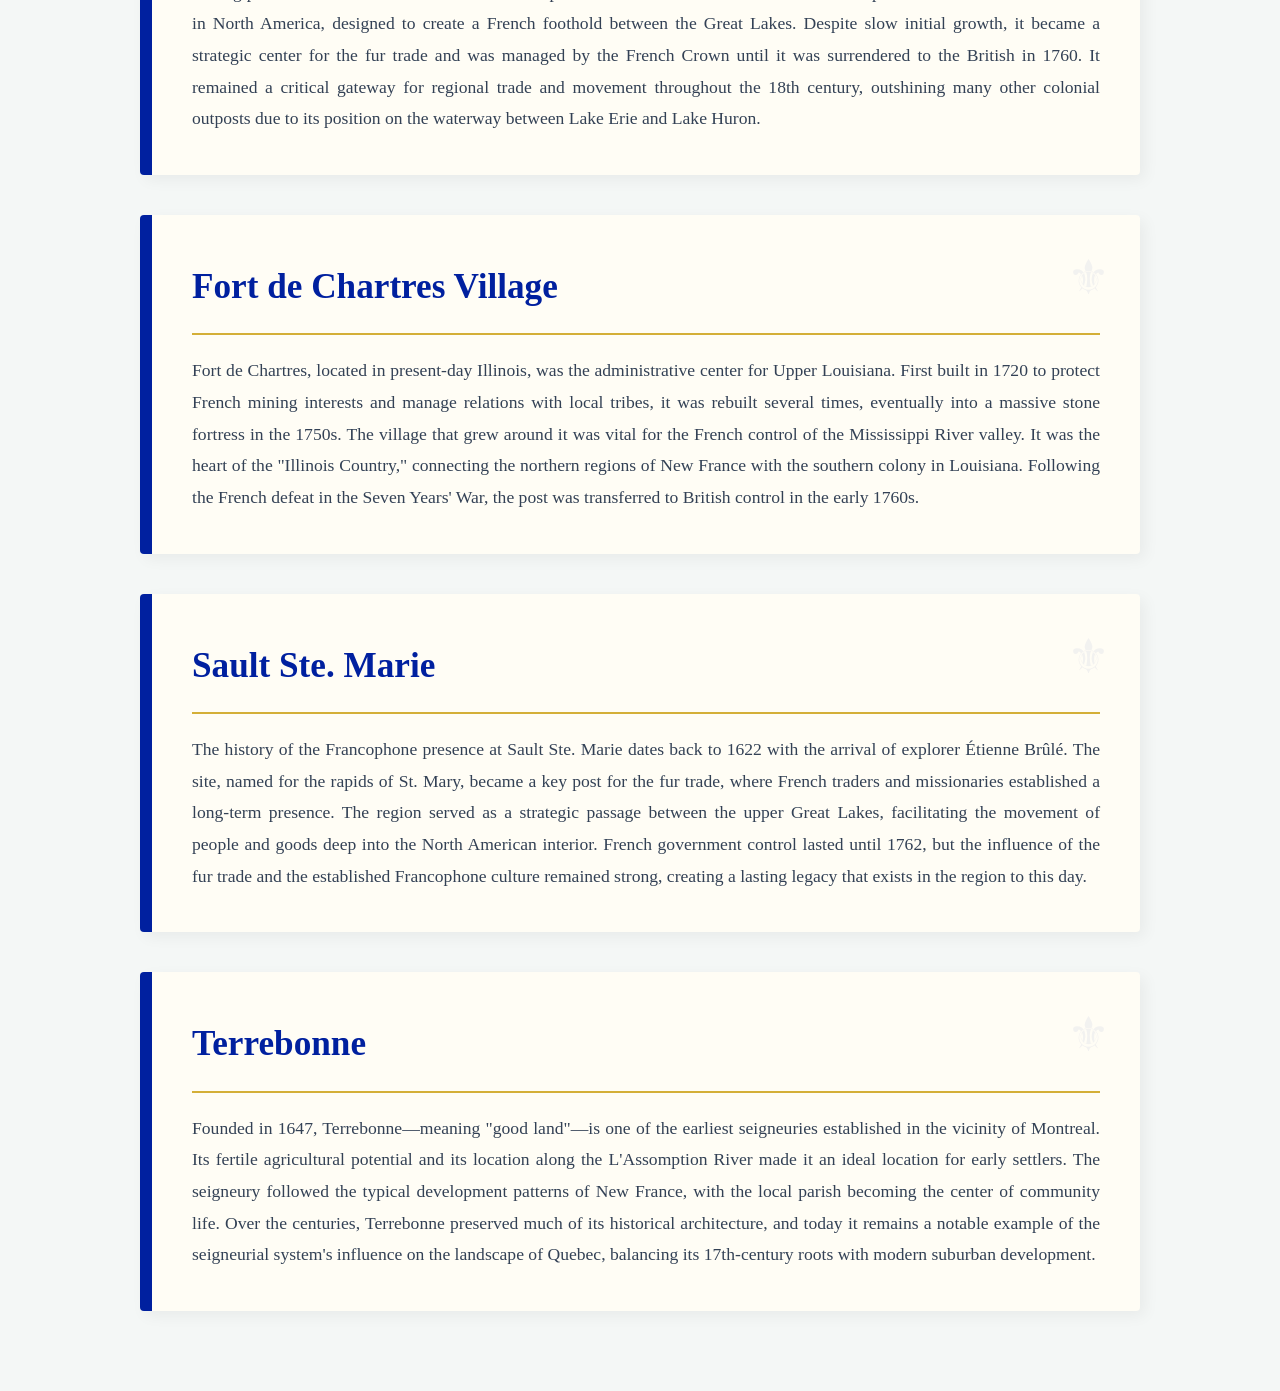
<file: New_France_Website/NF_Settlements.html>
<!DOCTYPE html>
<html lang="en">
<head>
    <meta charset="UTF-8">
    <title>Settlements of New France</title>
    <link rel="stylesheet" href="NF_informStyle.css">
    <a href="NewFranceIndex.html"class="back-link">← Return to Interactive Map</a>
</head>
<body>

    <div class="directory-nav">
    <strong 
    style="color: #00209F; 
    font-family: 'Georgia', serif;
     font-size: 1.3rem; 
     border-bottom: 2px solid #D4AF37; 
     padding-bottom: 8px; 
     margin-bottom: 15px; 
     display: block;"
     >Jump to Seigneuries and Settlements:</strong>
    
   <div class="nav-grid">
    <a href="#neworleans"><span>New Orleans</span></a>
    <a href="#quebeccity"><span>Quebec City</span></a>
    <a href="#montreal"><span>Montreal</span></a>
    <a href="#trois-rivières"><span>Trois-Rivières</span></a>
    <a href="#cap-rouge"><span>Cap-Rouge</span></a>
    <a href="#beauport"><span>Beauport</span></a>
    <a href="#lachine"><span>Lachine</span></a>
    <a href="#boucherville"><span>Boucherville</span></a>
    <a href="#longueuil"><span>Longueuil</span></a>
    <a href="#charlesbourg"><span>Charlesbourg</span></a>
    <a href="#laprairie"><span>La Prairie</span></a>
    <a href="#beauregard"><span>Beauregard</span></a>
    <a href="#varennes"><span>Varennes</span></a>
    <a href="#louisbourgtown"><span>Louisbourg Town</span></a>
    <a href="#detroit"><span>Detroit</span></a>
    <a href="#fortdechartresvillage"><span>Fort de Chartres Village</span></a>
    <a href="#saultste.marie"><span>Sault Ste. Marie</span></a>
    <a href="#terrebonne"><span>Terrebonne</span></a>
</div>
</div>

    <main class="content-container">
    <section id="neworleans"><h2>New Orleans</h2><p>Founded in 1718 by Jean-Baptiste Le Moyne de Bienville, New Orleans was established as a strategic port in the lower Mississippi River valley. Its location between the Mississippi River and Lake Pontchartrain provided a vital shortcut for shipping, quickly making it a flourishing trade hub. Originally constructed with wood, the city’s infrastructure faced challenges from the humid environment, leading to a transition to brick construction by 1723, the same year it became the capital of French Louisiana. Despite its growth, it was ceded to Spain in 1763 to avoid British control. The city fostered a diverse population, including French, Spanish, Native Americans, and Africans, creating a unique Creole culture that persisted through colonial changes before eventually becoming part of the United States in the 1803 Louisiana Purchase.</p></section>
    <section id="quebeccity"><h2>Quebec City</h2><p>Quebec City stands as the cornerstone of New France, established in 1608 when Samuel de Champlain built a fortress there to secure French interests. As the colony's administrative and religious center, it served as the base for exploration and the fur trade economy. Its location on the St. Lawrence River was militarily significant, leading to its role in the decisive Battle of the Plains of Abraham in 1759, which marked the end of French imperial rule in North America. Following the British conquest, the city became the center of the "Province of Quebec," with its French-speaking, Catholic population striving to maintain their traditions under British rule, eventually influencing the foundational constitutional acts of Canada.</p></section>
    <section id="montreal"><h2>Montreal</h2><p>Founded in 1642 as Ville-Marie by Paul de Chomedey de Maisonneuve and a group of settlers, Montreal was initially intended as a religious mission. Its strategic location at the confluence of the St. Lawrence and Ottawa rivers quickly evolved it into a critical hub for the inland fur trade. The early years were fraught with challenges, including persistent threats from the Iroquois, but the city grew significantly after the Great Peace of Montreal in 1701. By the 18th century, it had become a vibrant colonial center, serving as a gateway for explorers heading west. It remained under French governance until the British conquest in 1760, after which it retained its status as a major commercial city.</p></section>
    <section id="trois-rivières"><h2>Trois-Rivières</h2><p>Established on July 4, 1634, Trois-Rivières was the second permanent settlement in New France, following Quebec City. Named for the three channels created at the mouth of the Saint-Maurice River, it served as a vital regional government seat and a key node for the fur trade with First Nations peoples. The city played a defensive role during the colony's history and became a center for early colonial industry, including the establishment of smithies by the 1730s. Ursuline nuns arrived in 1697, contributing significantly to education and the Christianization of the area. The city remained under French sovereignty until 1760, subsequently becoming a site of conflict during the American Revolutionary War.</p></section>
    <section id="cap-rouge"><h2>Cap-Rouge</h2><p>Cap-Rouge holds the distinction of being the site of France's first attempt at a colony in North America. In 1541, Jacques Cartier established the settlement of Charlesbourg-Royale, followed by a second attempt in 1542 by the Sieur de Roberval, who named the site France-Roy. These early efforts were short-lived, failing due to harsh winters, disease, and tensions with local Iroquoian groups. The colonies were abandoned by 1543, and French colonial ambitions in the region lay dormant for over half a century. While often understudied, archaeological evidence of these early forts was rediscovered in 2006, highlighting the strategic importance the location held for early explorers searching for the "Kingdom of Saguenay" and the Northwest Passage.</p></section>
    <section id="beauport"><h2>Beauport</h2><p>Beauport was settled in 1634 when Robert Giffard received the seigneury from the Compagnie des Cent-Associés. Its proximity to the St. Lawrence River and fertile agricultural land attracted hundreds of colonists by the late 17th century, drawn by the local flour mill and resource-rich environment. Over time, the area evolved from its agricultural foundations to include industrial manufacturing, particularly wood products, during the 19th century. As urbanization spread outward from Quebec City, Beauport eventually transitioned into a suburban community, with its historical buildings and churches serving as a testament to its 350-year heritage before it was amalgamated into Quebec City in 2002.</p></section>
    <section id="lachine"><h2>Lachine</h2><p>Lachine, settled near Montreal in 1667, grew into a significant settlement before becoming the site of the infamous 1689 Lachine massacre. As war between France and England erupted, the village—largely unfortified—was attacked by 1,500 Iroquois warriors, resulting in heavy loss of life and the destruction of most of its homes. Despite this devastation, the area remained a vital point of transit for fur traders due to the Lachine Rapids, which required a portage. The history of Lachine is deeply linked to the broader struggles of New France, representing the frontier risks taken by settlers as they expanded the colony's influence into the interior.</p></section>
    <section id="boucherville"><h2>Boucherville</h2><p>Founded in 1668 by Pierre Boucher, the Sieur de Grosbois, Boucherville was established during a period of expansion in the St. Lawrence valley. Boucher was one of the most prominent figures in New France, having served as governor of Trois-Rivières before founding this seigneury. The settlement reflected the rigid but organized colonial administration of the time, designed to establish a stable community based on the seigneurial system. Through Boucher’s leadership and his writings on the natural history of New France, the settlement became a microcosm of the colonial experience, balancing agricultural survival with the administrative and social structures mandated by the French Crown.</p></section>
    <section id="longueuil"><h2>Longueuil</h2><p>Founded in 1657 by Charles Le Moyne, Longueuil grew as a strategically located seigneury on the St. Lawrence River, directly opposite Montreal. Its development was inextricably linked to the fortunes of Montreal, benefiting from the same trade networks and the fertile soil of the river valley. Over the centuries, it evolved from an agricultural outpost into a significant residential and industrial hub. The city's geography allowed it to serve as a key staging center for the fur trade, and like many other settlements in the region, it underwent massive population growth and amalgamation in the 20th century to become part of the greater metropolitan area.</p></section>
    <section id="charlesbourg"><h2>Charlesbourg</h2><p>Charlesbourg, historically rooted in the 17th-century seigneurial system near Quebec City, serves as an example of the French colonial planning approach. While the name is also associated with the failed 16th-century site of Charlesbourg-Royale at Cap-Rouge, the later community of Charlesbourg developed as an agricultural parish. It benefited from the administrative and economic support of Quebec City. The settlement pattern in this region was characterized by the establishment of parishes and the clearing of lands for farming, which allowed the settler population to grow more rapidly in the 18th century as the colonial government encouraged families to move onto cleared lands.</p></section>
    <section id="laprairie"><h2>La Prairie</h2><p>Established in 1667, La Prairie began as a Jesuit mission intended to facilitate trade and religious interaction with the Iroquois and Abenaki. Its location at the end of a portage between the St. Lawrence and Richelieu rivers made it a critical contact point between cultures. By the 1680s, the mission was fortified, and it grew into a vibrant community where French settlers, missionaries, and indigenous peoples lived in close contact—sometimes even sharing longhouses. This environment of cultural exchange led to intermarriage and the development of a complex, multicultural society that played a significant role in the colonial frontier economy.</p></section>
    <section id="beauregard"><h2>Beauregard</h2><p>The seigneury and community of Beauregard is associated with the expansion of New France through the settling of noble families and soldiers, such as André Jarret, Sieur de Beauregard, who arrived in the colony in 1665 with the Carignan-Salières Regiment. These settlements were often established to secure territory and encourage the growth of the settler population. The name itself reflects the prestige often sought by the minor nobility who arrived in the colony to build a "beautiful to look at" life. Like many other seigneuries, it contributed to the agrarian base of the colony, helping to increase the total settler population of New France significantly by the mid-18th century.</p></section>
    <section id="varennes"><h2>Varennes</h2><p>Varennes, established in 1672, is closely tied to the Gaultier family, including the explorer Pierre Gaultier de Varennes, sieur de La Vérendrye. The settlement functioned as a base for families involved in both farming and the fur trade. The Varennes and Boucher families were among the key minor nobility who settled in the region, playing a role in managing the land and the colonial fur trade. As the French looked westward for new opportunities, individuals from settlements like Varennes became the engine of westward expansion, mapping rivers and building the chain of posts that extended New France's reach across the Great Lakes and into the Western Prairies.</p></section>
    <section id="louisbourgtown"><h2>Louisbourg Town</h2><p>Founded in 1713 following the Treaty of Utrecht, Louisbourg was designed to be the "Front Door" of New France in the Atlantic. It served as a critical fortified base for the French cod fishery and a hub for commerce between France, Quebec, the West Indies, and New England. Because of its strategic importance, it was the target of two major sieges by British and New England forces. Captured in 1745 and later returned, it was finally besieged and captured by the British in 1758. The British subsequently demolished the fortress walls to ensure it could never again serve as a base for French naval and commercial power in the region.</p></section>
    <section id="detroit"><h2>Detroit</h2><p>Founded in 1701 by Antoine de La Mothe Cadillac, Detroit (initially Fort Pontchartrain du Détroit) was established as a fur trading post to shelter Native American allies and protect the inland straits. It was the first European settlement above tidewater in North America, designed to create a French foothold between the Great Lakes. Despite slow initial growth, it became a strategic center for the fur trade and was managed by the French Crown until it was surrendered to the British in 1760. It remained a critical gateway for regional trade and movement throughout the 18th century, outshining many other colonial outposts due to its position on the waterway between Lake Erie and Lake Huron.</p></section>
    <section id="fortdechartresvillage"><h2>Fort de Chartres Village</h2><p>Fort de Chartres, located in present-day Illinois, was the administrative center for Upper Louisiana. First built in 1720 to protect French mining interests and manage relations with local tribes, it was rebuilt several times, eventually into a massive stone fortress in the 1750s. The village that grew around it was vital for the French control of the Mississippi River valley. It was the heart of the "Illinois Country," connecting the northern regions of New France with the southern colony in Louisiana. Following the French defeat in the Seven Years' War, the post was transferred to British control in the early 1760s.</p></section>
    <section id="saultste.marie"><h2>Sault Ste. Marie</h2><p>The history of the Francophone presence at Sault Ste. Marie dates back to 1622 with the arrival of explorer Étienne Brûlé. The site, named for the rapids of St. Mary, became a key post for the fur trade, where French traders and missionaries established a long-term presence. The region served as a strategic passage between the upper Great Lakes, facilitating the movement of people and goods deep into the North American interior. French government control lasted until 1762, but the influence of the fur trade and the established Francophone culture remained strong, creating a lasting legacy that exists in the region to this day.</p></section>
    <section id="terrebonne"><h2>Terrebonne</h2><p>Founded in 1647, Terrebonne—meaning "good land"—is one of the earliest seigneuries established in the vicinity of Montreal. Its fertile agricultural potential and its location along the L'Assomption River made it an ideal location for early settlers. The seigneury followed the typical development patterns of New France, with the local parish becoming the center of community life. Over the centuries, Terrebonne preserved much of its historical architecture, and today it remains a notable example of the seigneurial system's influence on the landscape of Quebec, balancing its 17th-century roots with modern suburban development.</p></section>
</main>
</body>
</html>
</file>
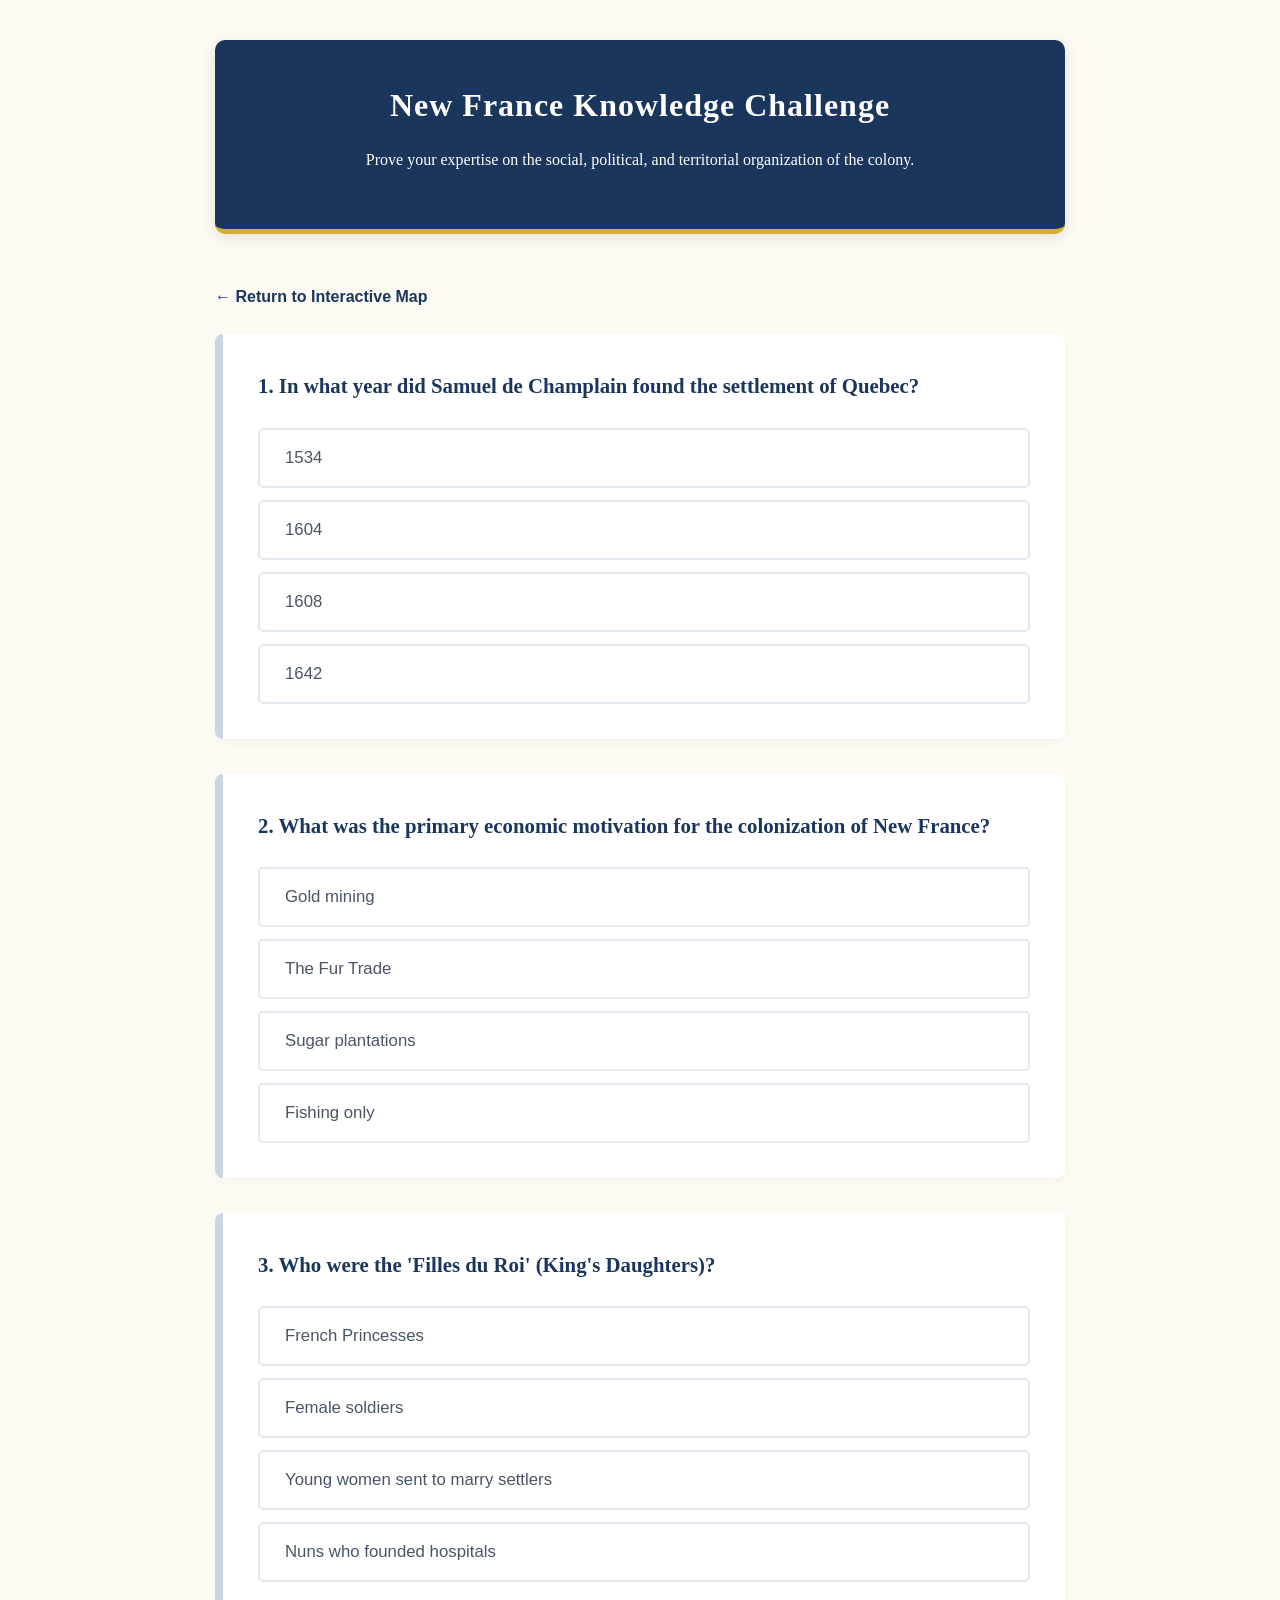
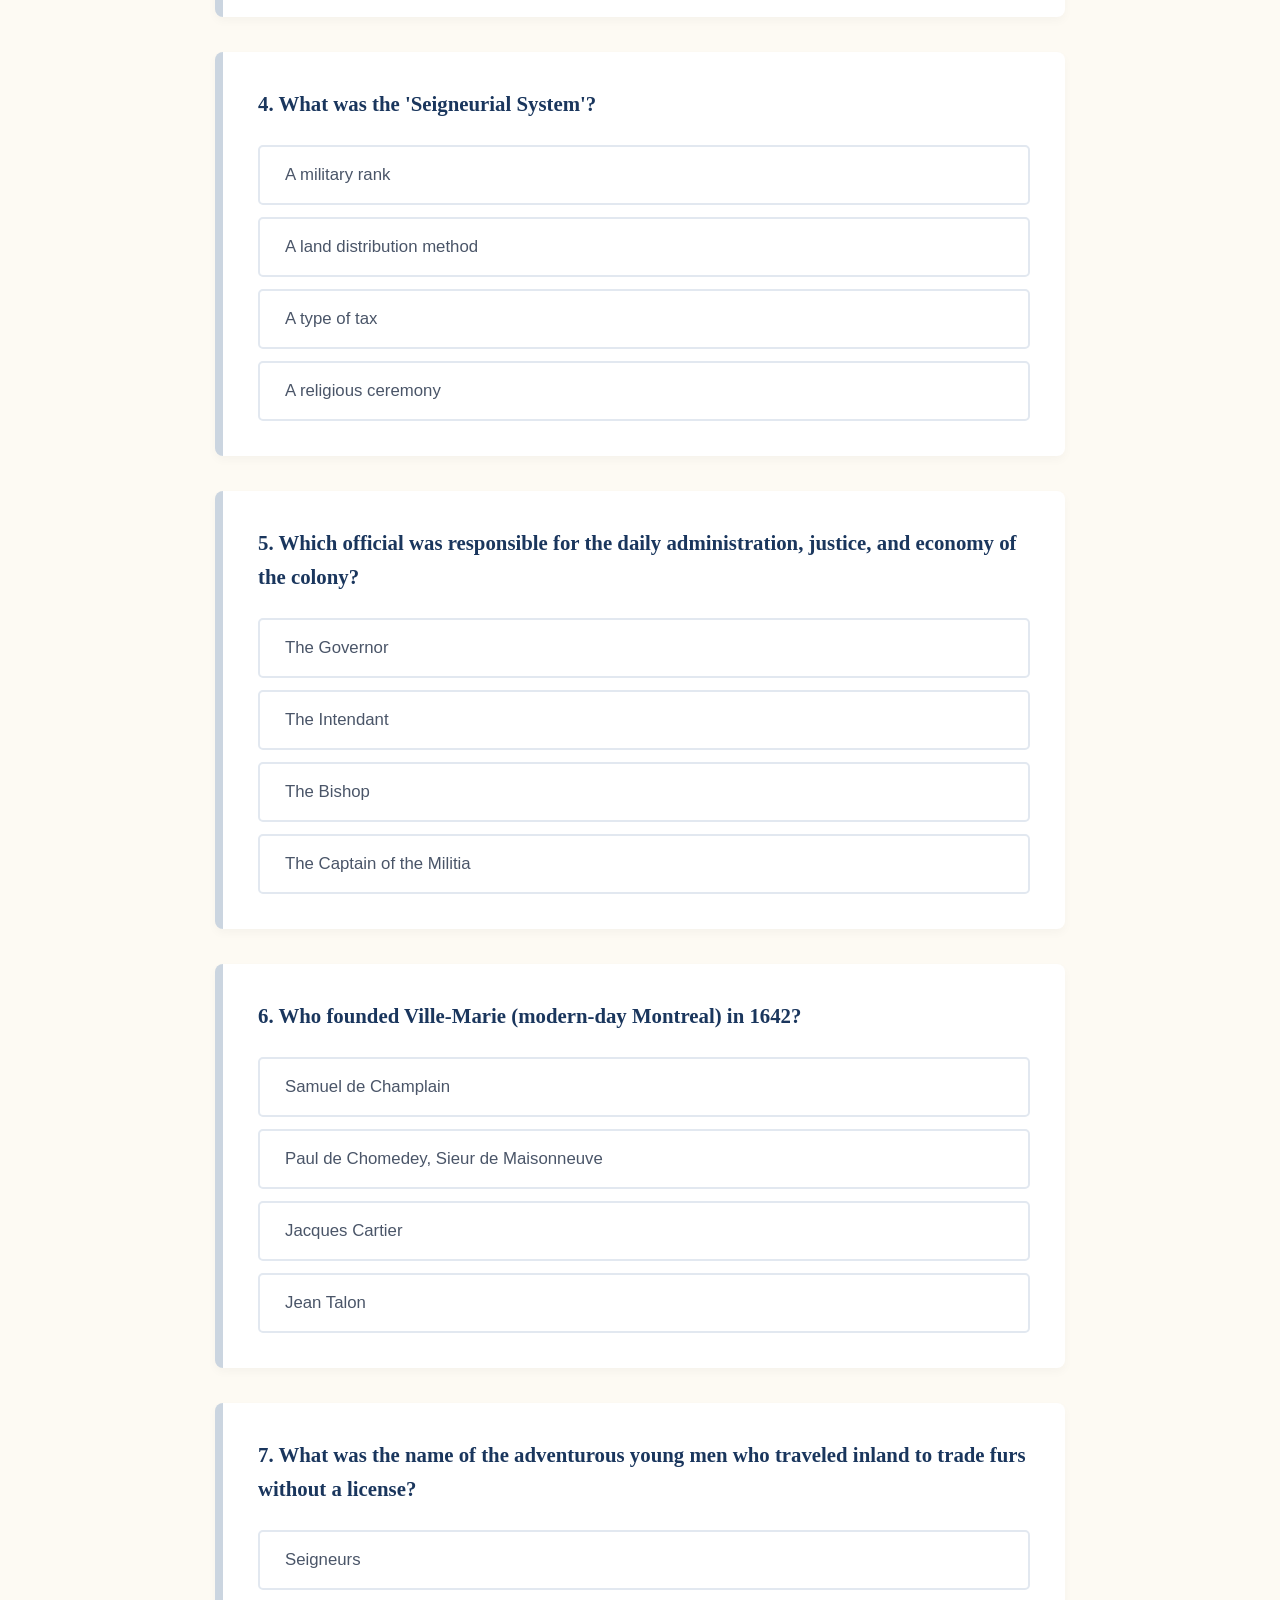
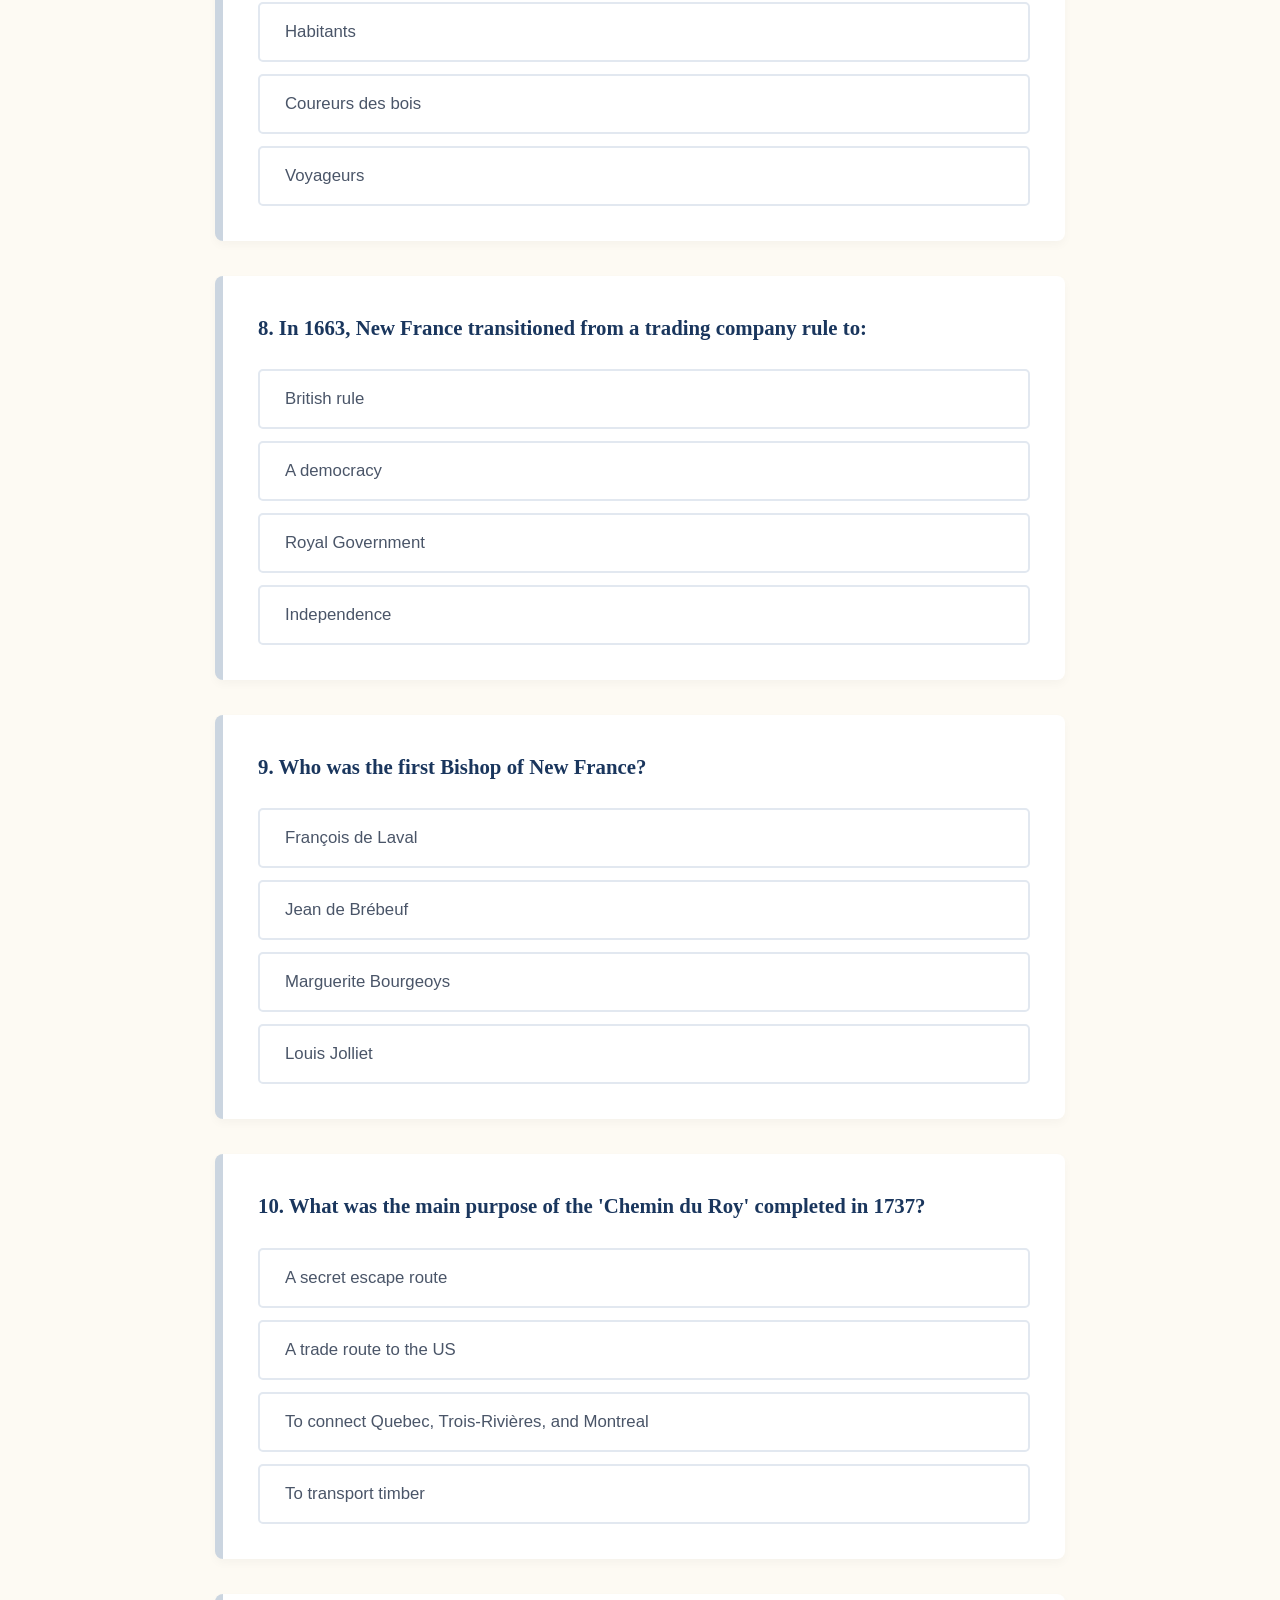
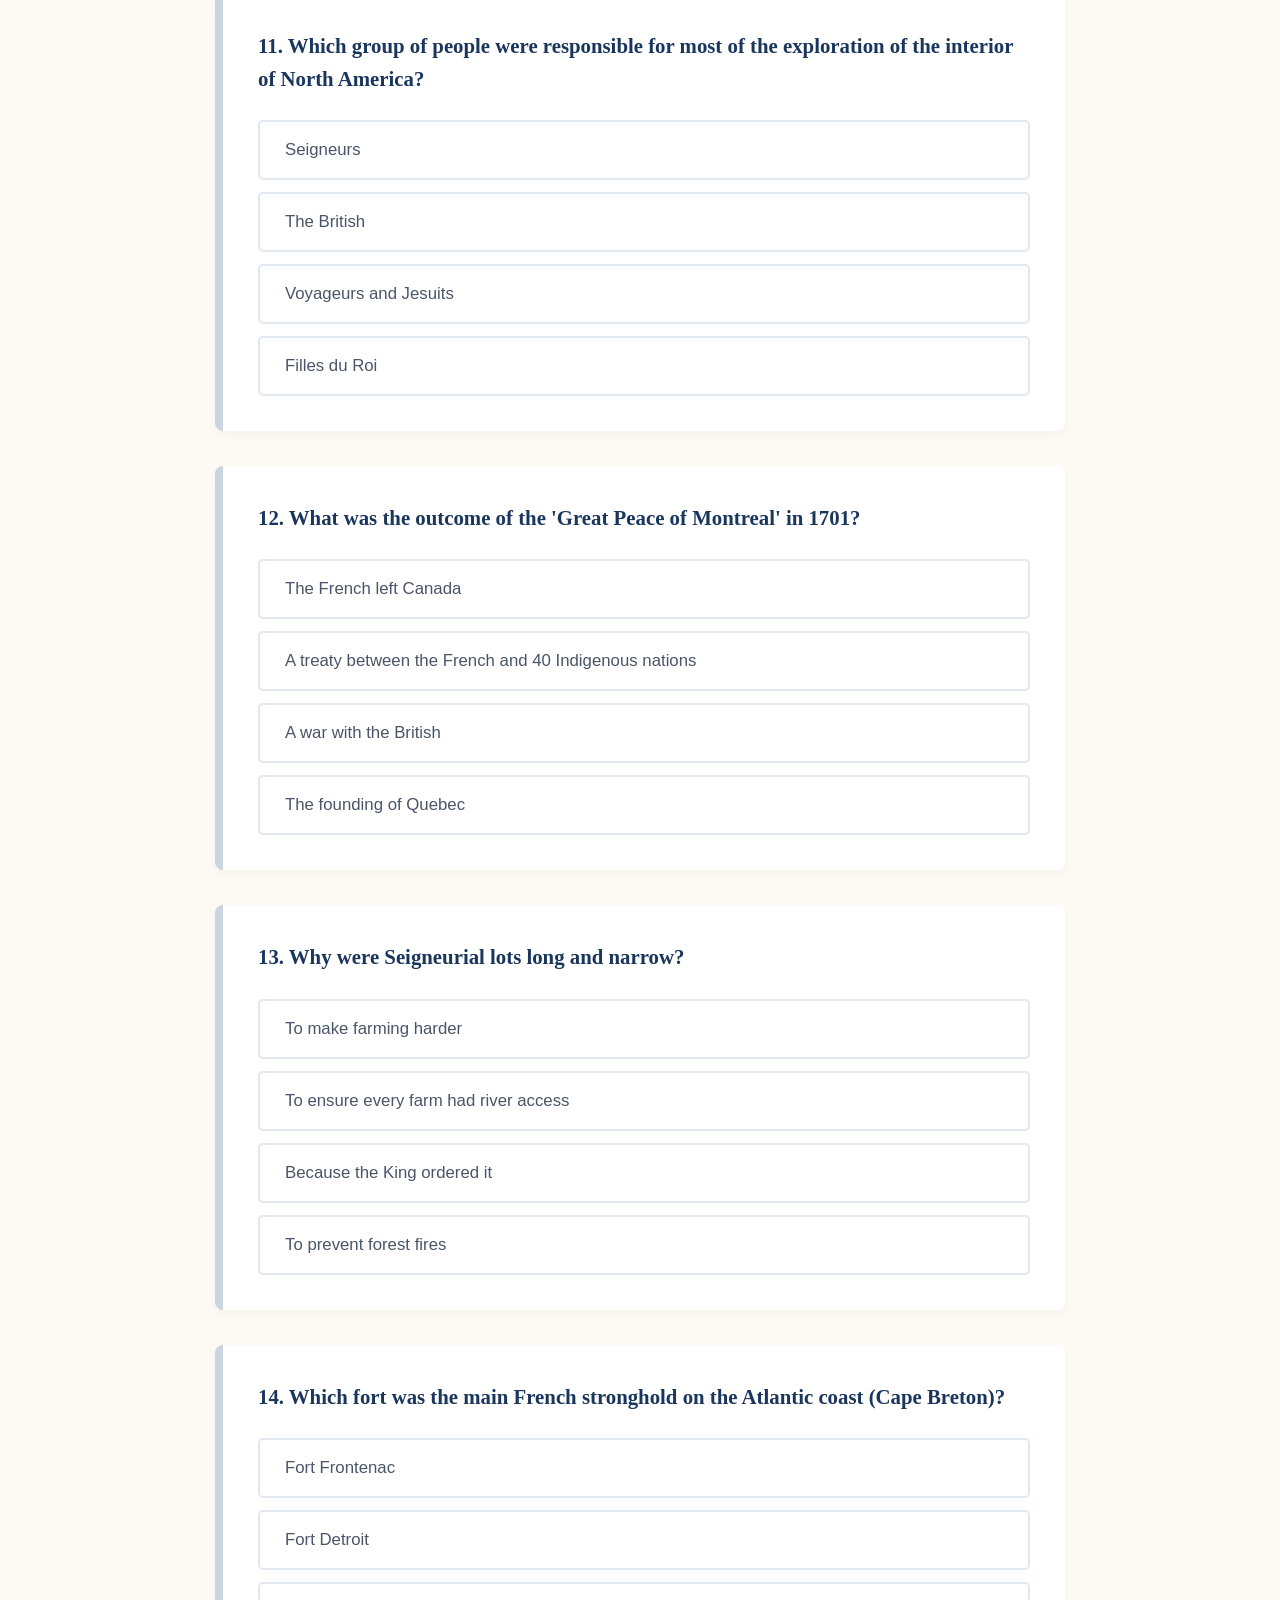
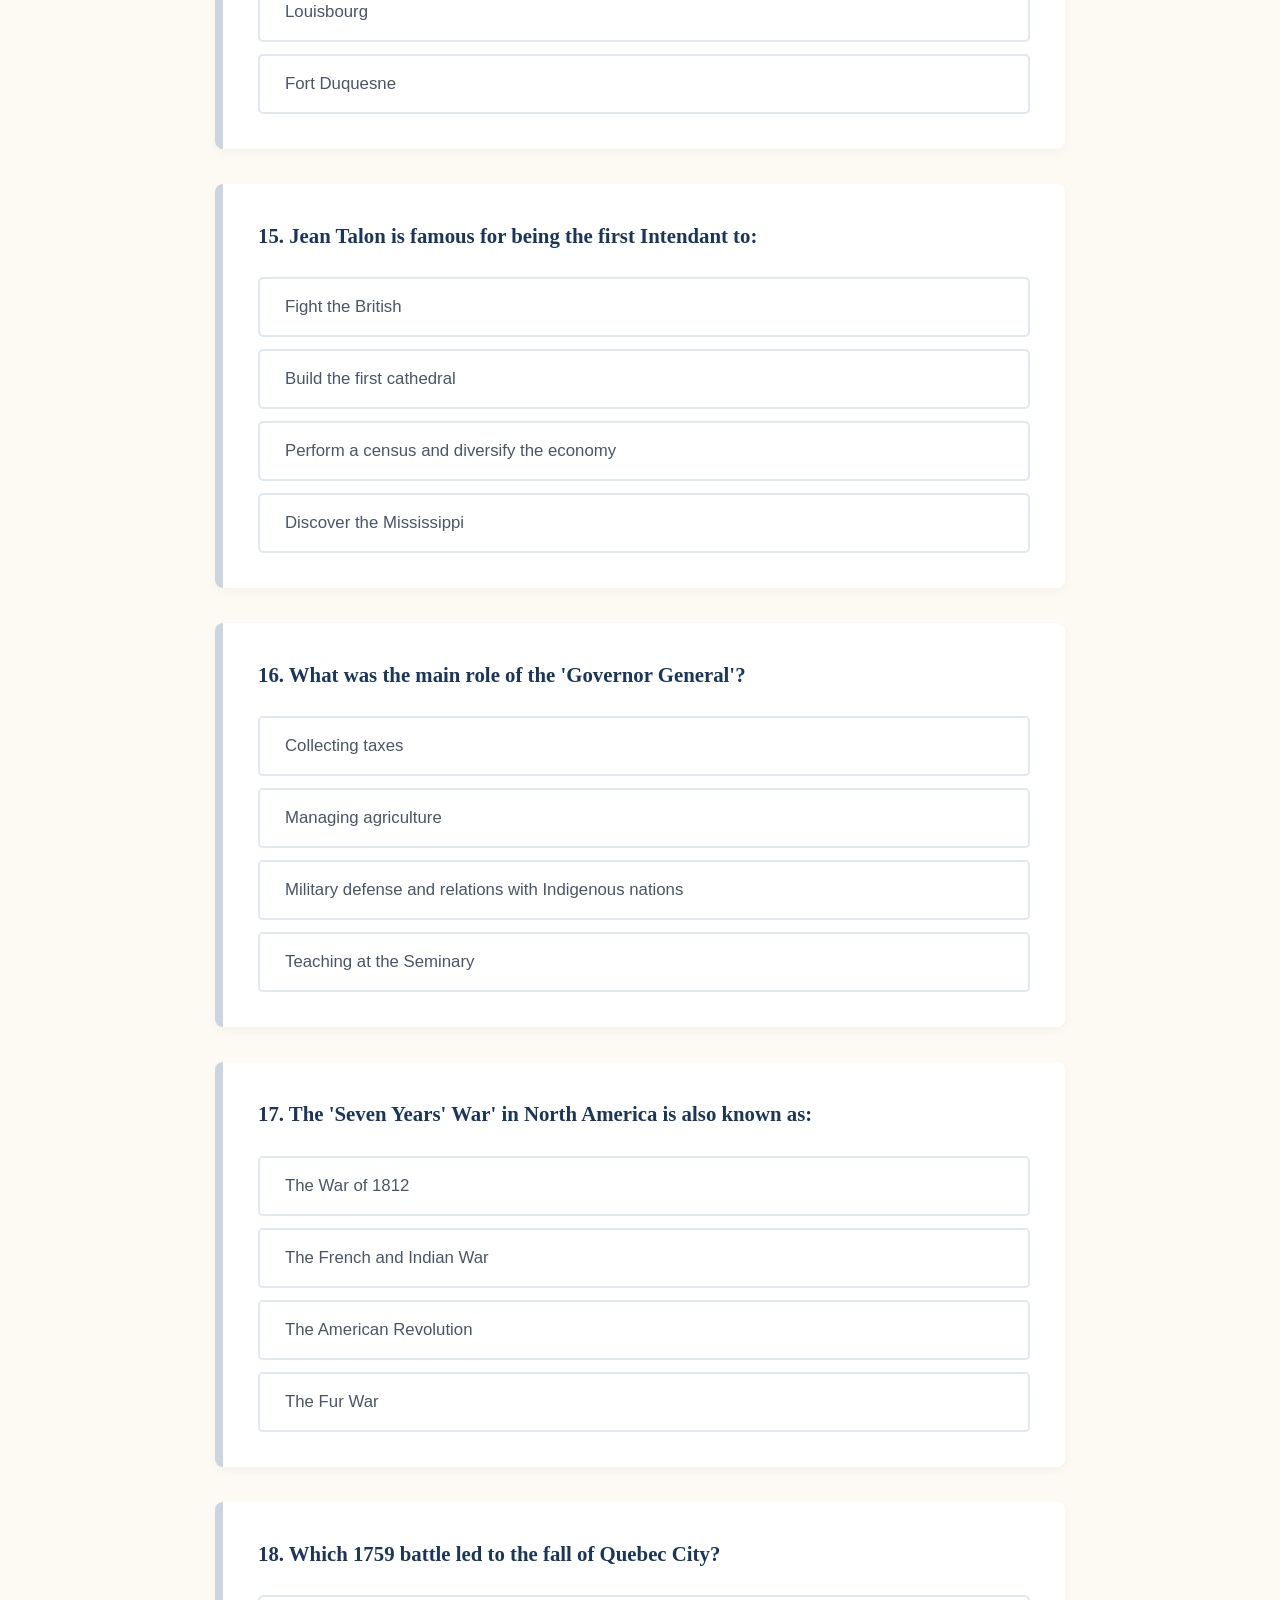
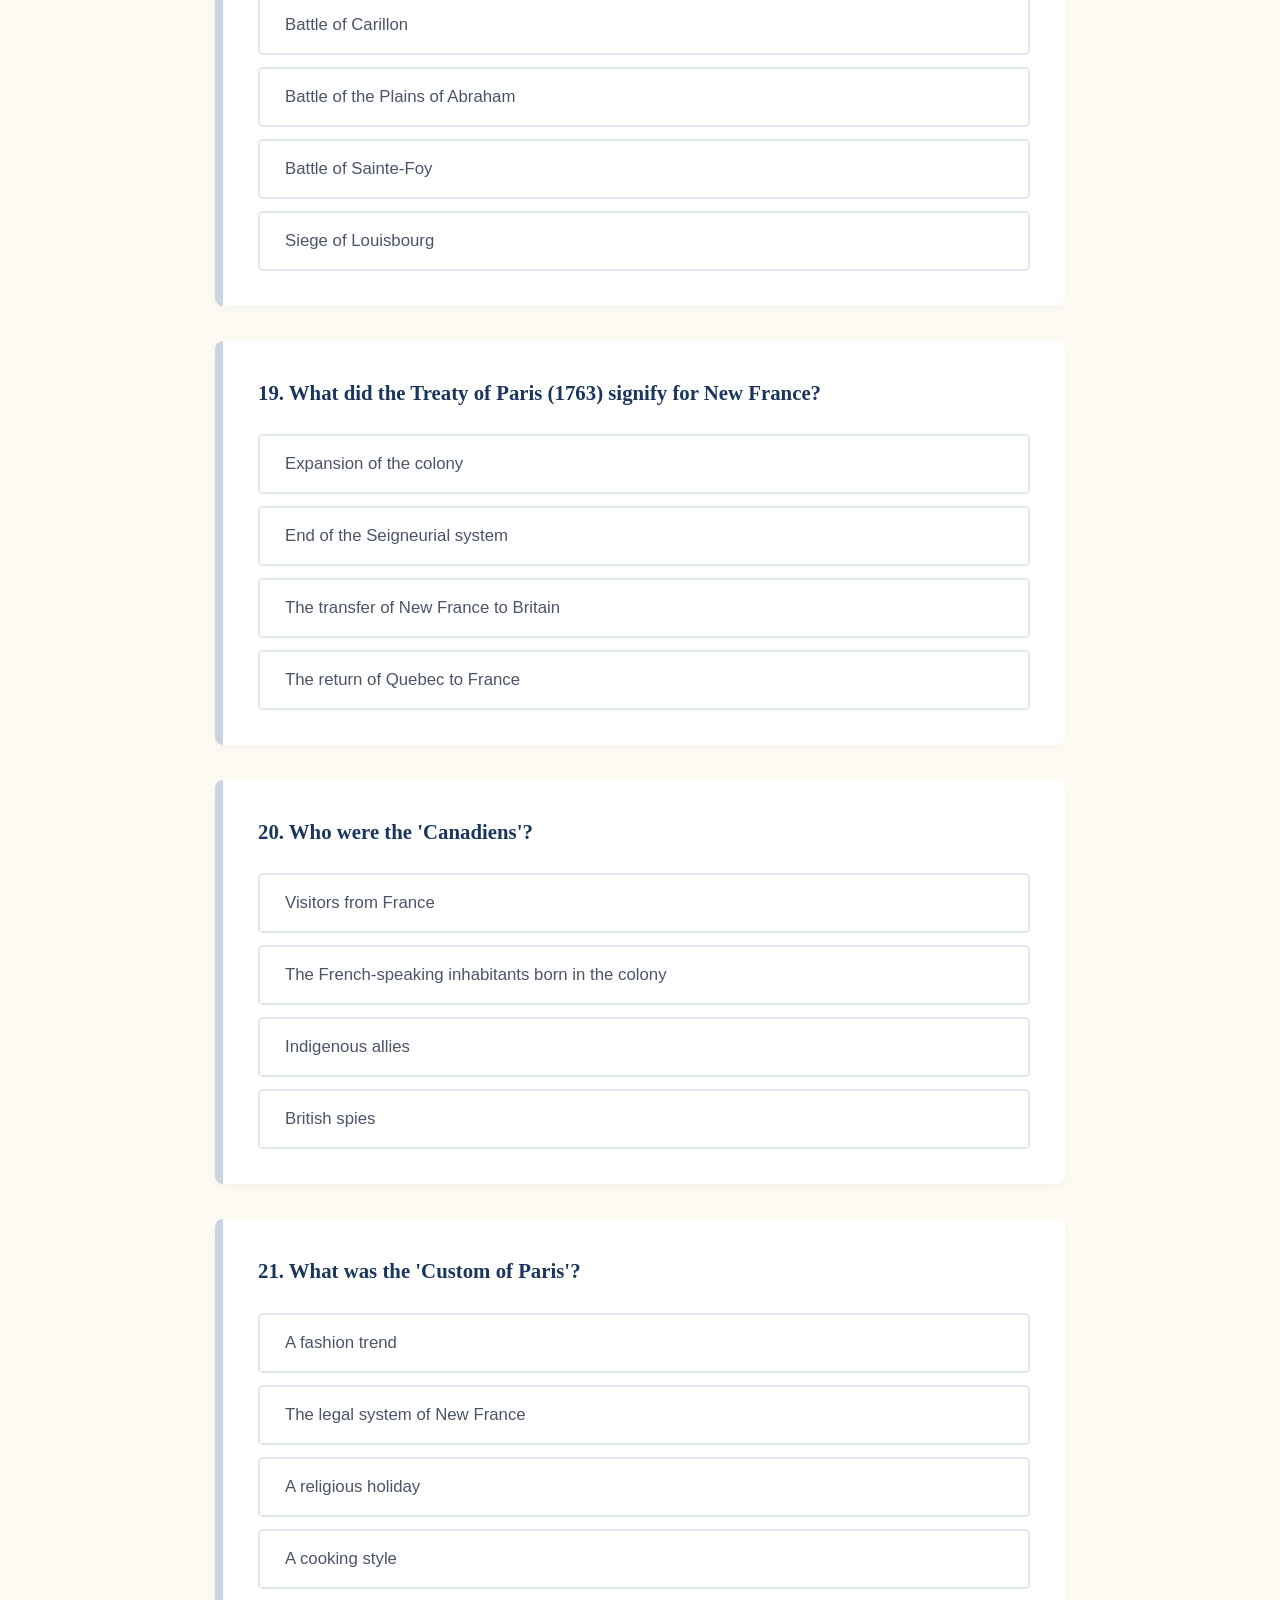
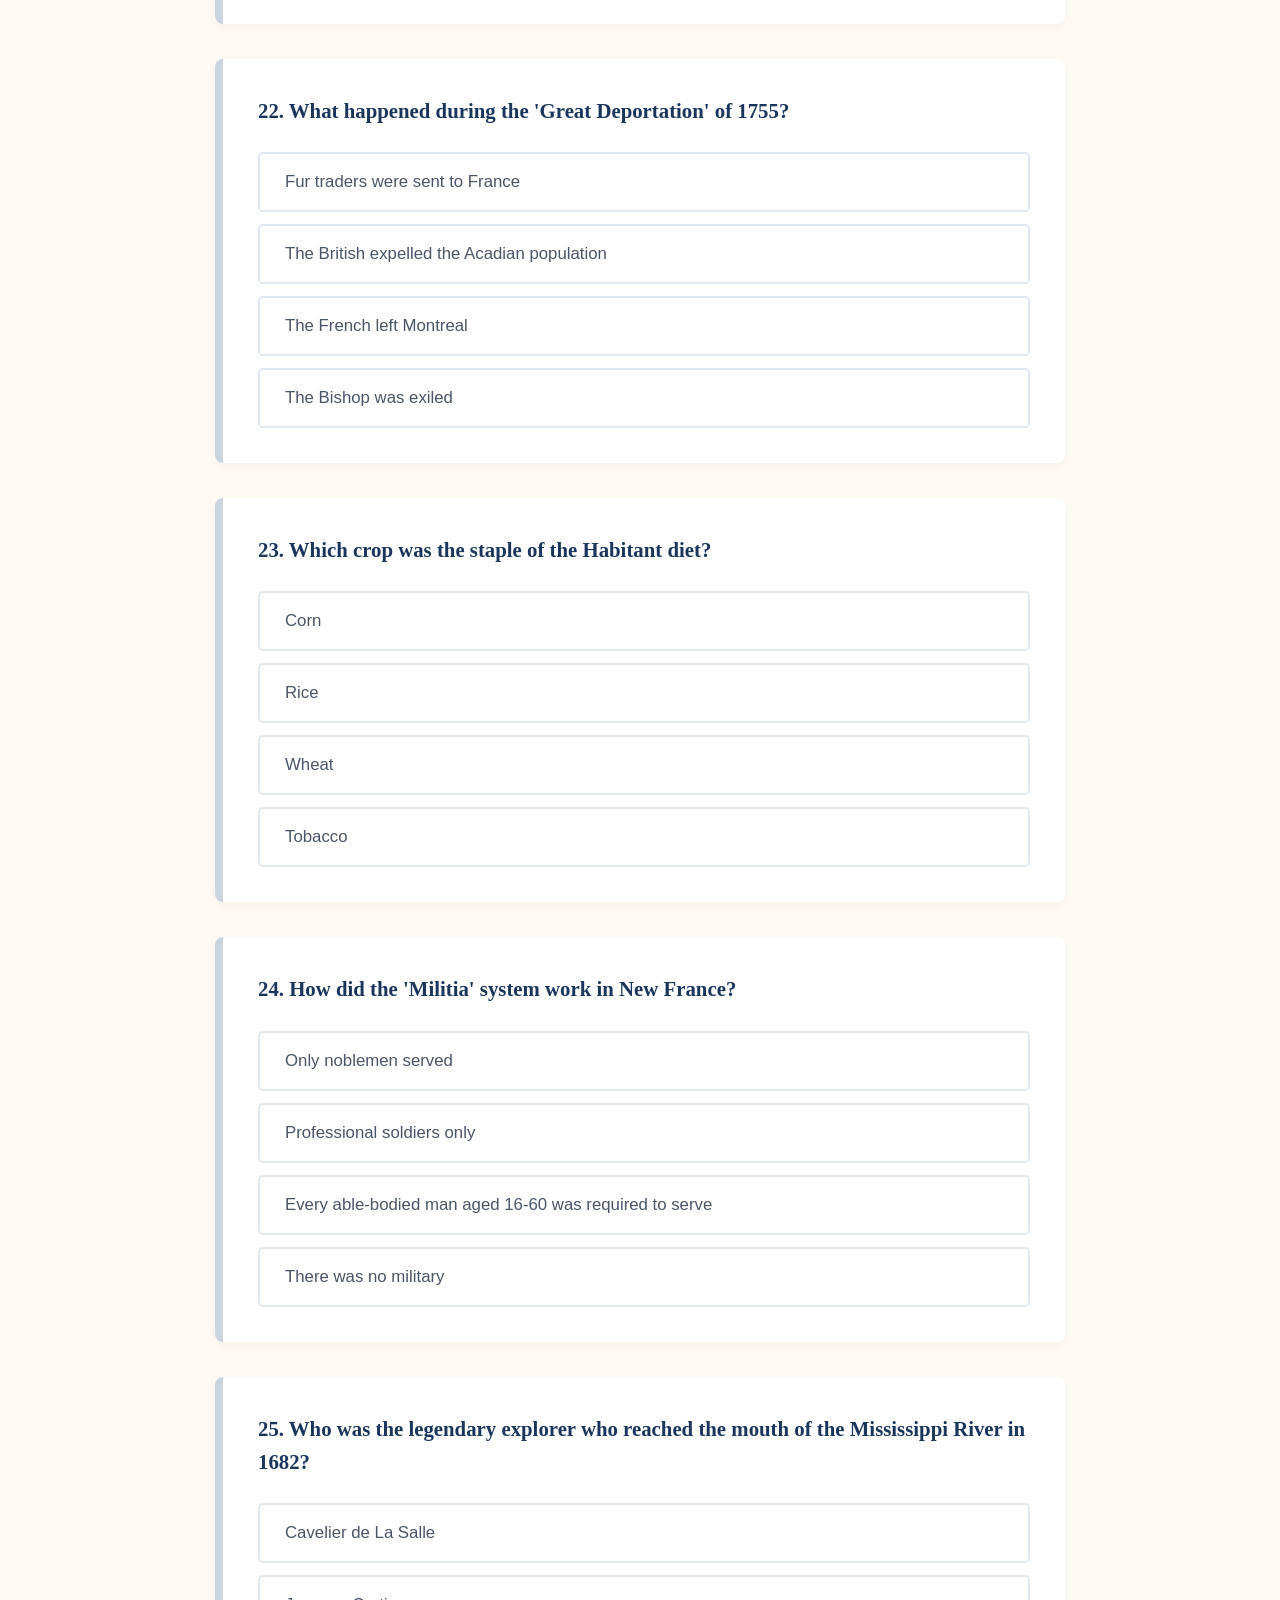
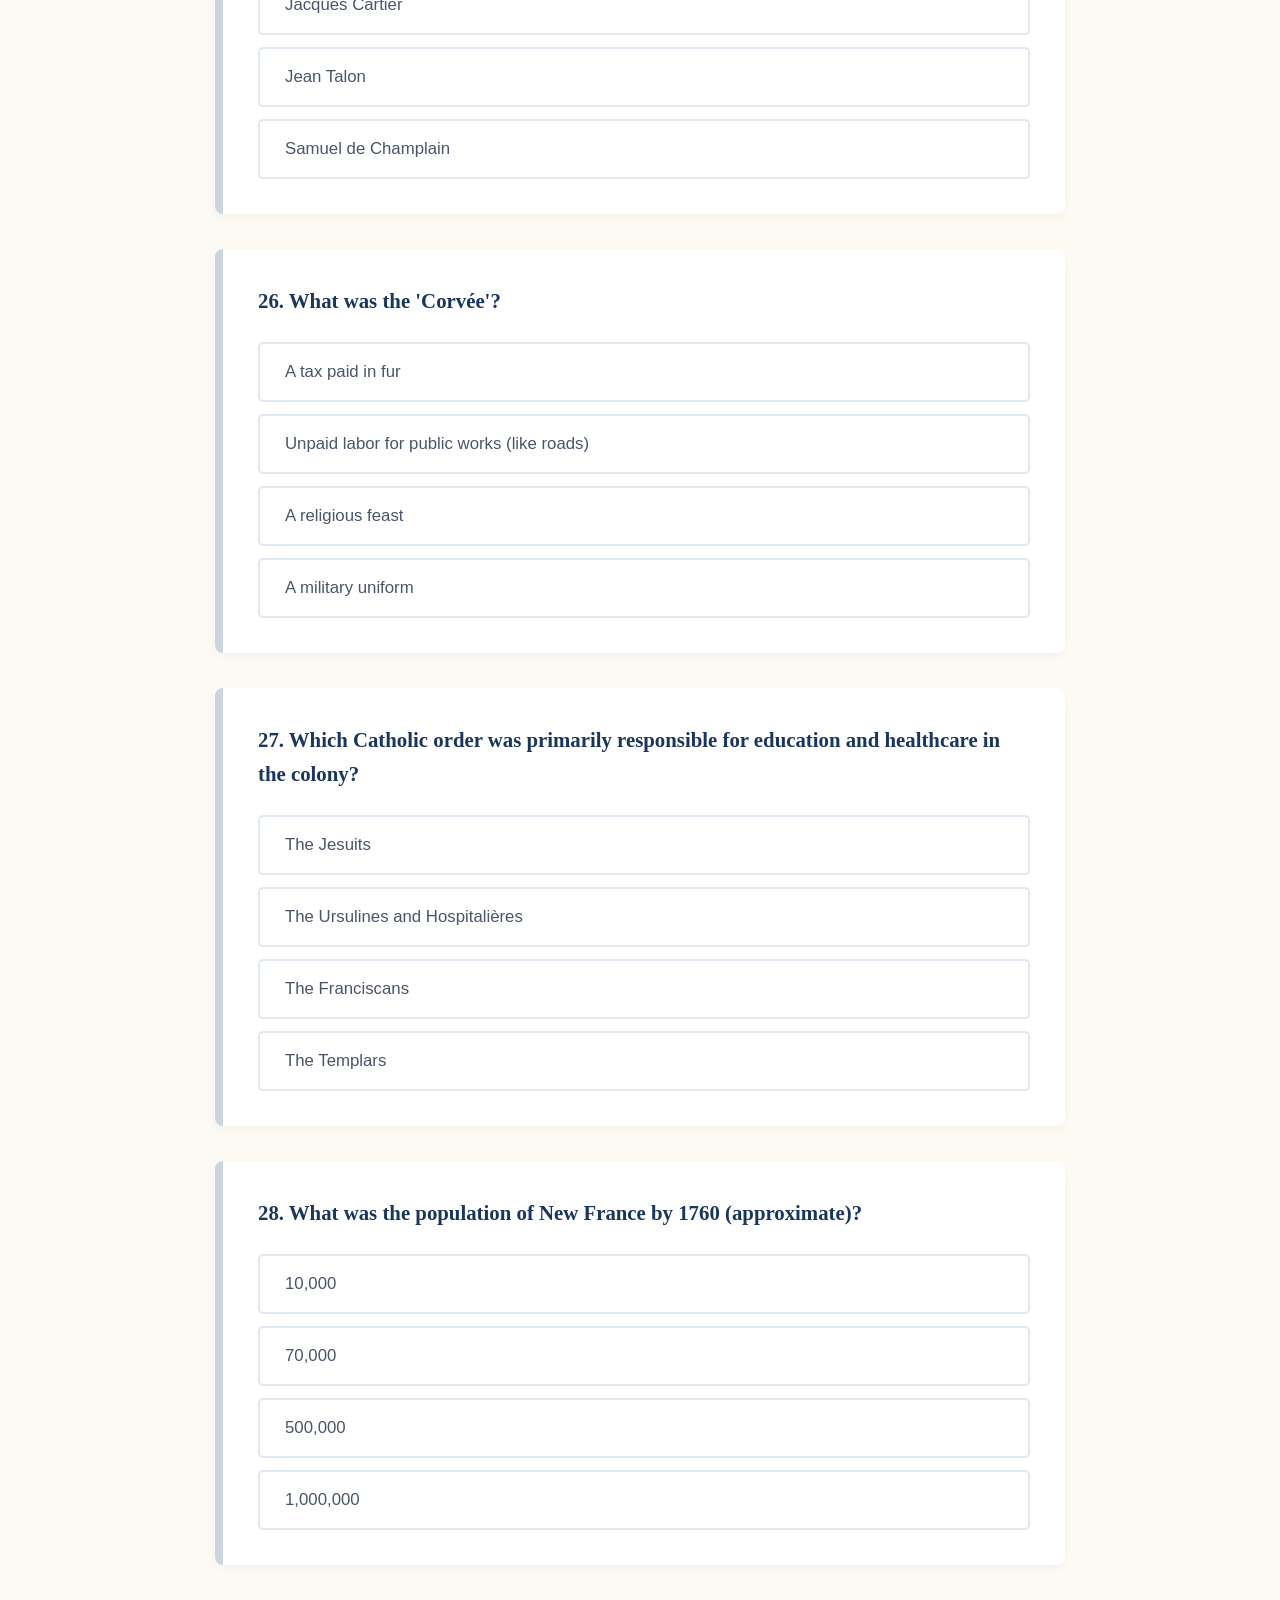
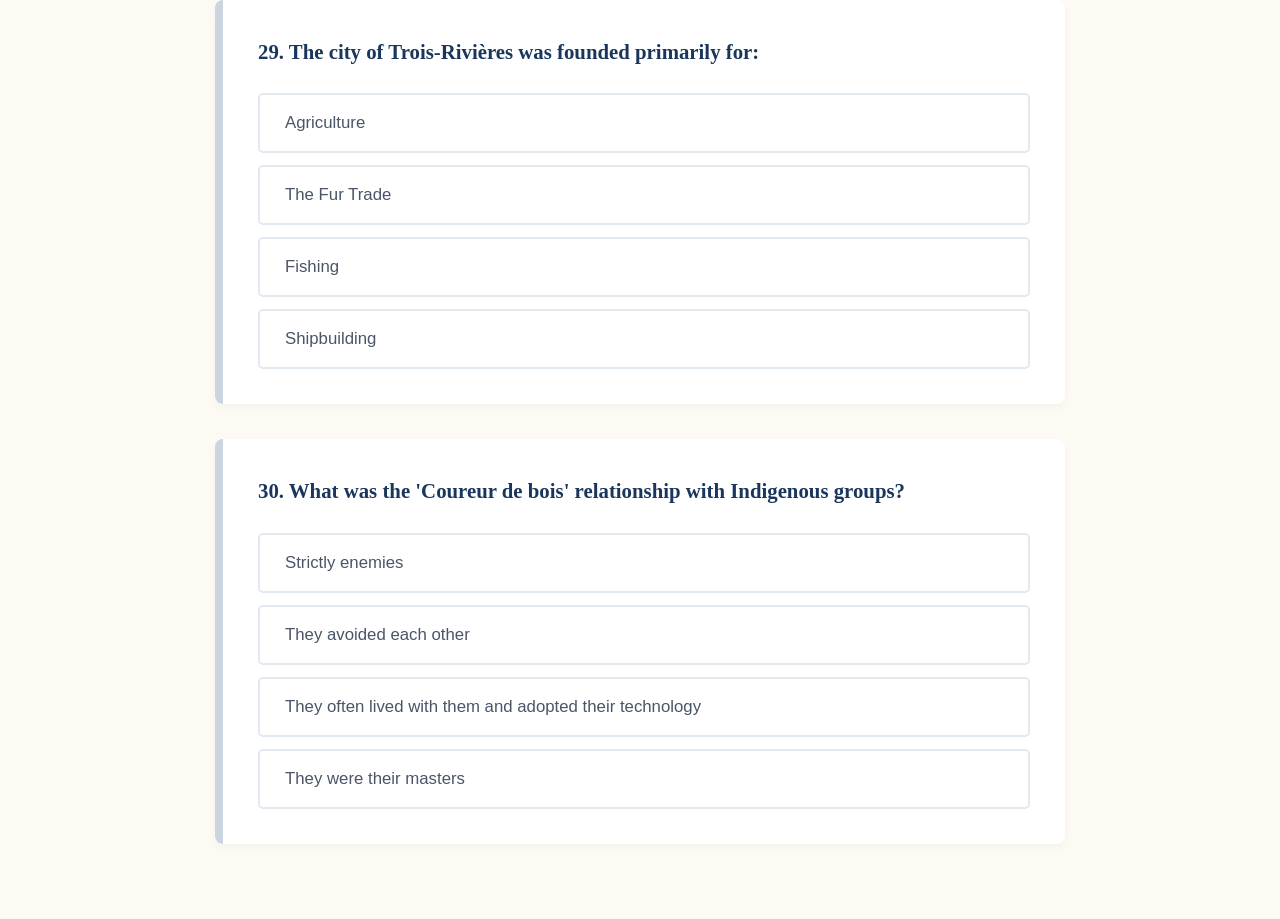
<file: New_France_Website/QuizNewFrance.html>
<!DOCTYPE html>
<html lang="en">
<head>
    <meta charset="UTF-8">
    <meta name="viewport" content="width=device-width, initial-scale=1.0">
    <title>Exam - The History of New France</title>
    <link rel="stylesheet" href="quiz-style.css">
</head>
<body>

<div class="exam-container">
    <header class="header">
        <h1>New France Knowledge Challenge</h1>
        <p>Prove your expertise on the social, political, and territorial organization of the colony.</p>
    </header>

    <div class="nav-container">
        <a href="NewFranceIndex.html" class="back-link">← Return to Interactive Map</a>
    </div>

    <main id="questions-wrapper">
        </main>

    <div id="final-result-card" class="result-card" style="display: none;">
        <h2>Evaluation Complete</h2>
        <p>Your performance in the New France Historical Dossier:</p>
        <div class="final-score-display" id="final-score-text"></div>
        
        <div class="result-actions">
            <button onclick="location.reload()" class="restart-btn">Restart Exam</button>
            <button onclick="window.scrollTo({top: 0, behavior: 'smooth'})" class="scroll-btn">Return to Top</button>
        </div>
    </div>
</div>

<script src="quiz-logic.js"></script>
</body>
</html>
</file>
<file: Linker/portal-style.css>
/* Portal Stylesheet - Boxed & Floating */

body {
    margin: 0;
    padding: 0;
    height: 100vh;
    display: flex;
    justify-content: center;
    align-items: center;
    background: radial-gradient(circle, #1a202c 0%, #000000 100%);
    font-family: 'Georgia', serif;
    overflow: hidden;
    color: white;
}

.portal-wrapper {
    position: relative;
    width: 100%;
    text-align: center;
}

.floating-bg {
    position: absolute;
    width: 100%;
    top: 50%;
    left: 0;
    transform: translateY(-50%);
    font-size: 10rem;
    font-weight: 900;
    opacity: 0.03;
    letter-spacing: 20px;
    pointer-events: none;
    z-index: 1;
    white-space: nowrap;
}

.portal-nav {
    display: flex;
    justify-content: center;
    gap: 60px;
    position: relative;
    z-index: 2;
}

.portal-link {
    text-decoration: none;
    display: flex;
    flex-direction: column;
    justify-content: center;
    align-items: center;
    width: 450px; 
    height: 220px;
    border: 2px solid rgba(255, 255, 255, 0.1);
    background: rgba(255, 255, 255, 0.03);
    backdrop-filter: blur(10px);
    border-radius: 20px;
    transition: all 0.5s cubic-bezier(0.4, 0, 0.2, 1);
    animation: floatEffect 6s ease-in-out infinite;
    box-sizing: border-box;
    padding: 20px;
}

.portal-link:nth-child(1) {
    color: #b794f4;
    animation-delay: 0s;
}

.portal-link:nth-child(2) {
    color: #ecc94b;
    animation-delay: 3s;
}

.portal-link:hover {
    transform: scale(1.08) translateY(-10px);
    background: rgba(255, 255, 255, 0.08);
    animation-play-state: paused;
}

.portal-link:nth-child(1):hover {
    border-color: #9f7aea;
    box-shadow: 0 0 50px rgba(159, 122, 234, 0.4);
}

.portal-link:nth-child(2):hover {
    border-color: #d4af37;
    box-shadow: 0 0 50px rgba(212, 175, 55, 0.4);
}

.portal-link h1 {
    margin: 0;
    font-size: 2.1rem; 
    letter-spacing: 4px;
    white-space: nowrap;
    text-transform: uppercase;
}

.portal-link p {
    margin: 15px 0 0 0;
    font-size: 0.9rem;
    text-transform: uppercase;
    letter-spacing: 6px;
    opacity: 0.6;
}

@keyframes floatEffect {
    0%, 100% { transform: translateY(0px); }
    50% { transform: translateY(-25px); }
}
</file>
<file: Iroquois_Website/info-style.css>
:root {
    --hauden-purple: #4a1a4c;
    --clay-red: #b35d44;
    --forest-green: #2f5233;
    --cream: #fffaf0;
    --text-color: #2d3748;
    --bg-color: #f7fafc;
}

body {
    font-family: 'Segoe UI', Tahoma, Geneva, Verdana, sans-serif;
    line-height: 1.8;
    color: var(--text-color);
    background-color: var(--bg-color);
    margin: 0;
    padding: 0;
}

/* Corrected Header Centering */
.main-header {
    background: var(--hauden-purple);
    color: white;
    padding: 60px 20px;
    text-align: center;
    border-bottom: 8px solid var(--clay-red);
    display: flex;
    flex-direction: column;
    align-items: center;
    justify-content: center;
}

.main-header h1 {
    margin: 0;
    font-size: 2.5rem;
}

.subtitle {
    margin: 15px 0 0 0;
    color: white; /* Changed from purple to white for visibility against background */
    font-size: 1.2rem;
    font-family: 'Segoe UI', sans-serif;
    font-weight: bold;
    text-align: center;
    max-width: 800px;
}

.container {
    max-width: 1000px;
    margin: 0 auto;
    padding: 40px 20px;
}

/* Navigation Links */
.nav-links {
    text-align: center;
    margin-bottom: 30px;
}

.nav-links a {
    color: var(--hauden-purple);
    text-decoration: none;
    font-weight: bold;
    margin: 5px;
    display: inline-block;
    padding: 8px 15px;
    border: 1px solid var(--hauden-purple);
    border-radius: 5px;
    transition: 0.3s;
}

.nav-links a:hover {
    background: var(--hauden-purple);
    color: white;
}

/* Quiz Banner */
.quiz-banner {
    text-align: center;
    padding: 20px 0;
    background: var(--cream);
    border-bottom: 1px solid #e2e8f0;
    margin-bottom: 30px;
    border-radius: 8px;
}

.quiz-banner a {
    color: #2c5282;
    font-weight: bold;
    text-decoration: underline;
    font-size: 1.1rem;
}

/* Sections */
section {
    background: white;
    padding: 45px;
    border-radius: 12px;
    margin-bottom: 40px;
    box-shadow: 0 4px 6px rgba(0,0,0,0.05);
    border-top: 4px solid var(--hauden-purple);
}

h2 {
    color: var(--hauden-purple);
    font-size: 1.8rem;
    margin-top: 0;
    border-bottom: 2px solid #edf2f7;
    padding-bottom: 10px;
}

p {
    margin-bottom: 20px;
    text-align: justify;
}

footer {
    background: #2d3748;
    color: white;
    text-align: center;
    padding: 40px;
}
</file>
<file: Iroquois_Website/InformStyle.css>
body { font-family: 'Segoe UI', Tahoma, Geneva, Verdana, sans-serif; line-height: 1.8; color: #2d3748; max-width: 1000px; margin: 0 auto; padding: 40px 20px; background: #f7fafc; }
        header { background: #2c5282; color: white; padding: 3rem; border-radius: 12px; margin-bottom: 30px; text-align: center; box-shadow: 0 4px 6px rgba(0,0,0,0.1); }
        .directory-nav { background: #edf2f7; padding: 25px; border-radius: 8px; margin-bottom: 30px; border: 1px solid #e2e8f0; }
        .nav-grid { display: grid; grid-template-columns: repeat(auto-fill, minmax(180px, 1fr)); gap: 10px; margin-top: 15px; }
        .nav-grid a { color: #2b6cb0; text-decoration: none; font-size: 0.85rem; font-weight: 500; padding: 4px 8px; border-radius: 4px; background: white; border: 1px solid #cbd5e0; text-align: center; transition: 0.2s; }
        .nav-grid a:hover { background: #2b6cb0; color: white; }
        .village-section { background: white; padding: 35px; margin-bottom: 30px; border-radius: 12px; border-left: 10px solid #2b6cb0; box-shadow: 0 4px 15px rgba(0,0,0,0.05); scroll-margin-top: 30px; }
        h2 { color: #2c5282; margin-top: 0; font-size: 1.8rem; border-bottom: 2px solid #edf2f7; padding-bottom: 10px; }
        .meta { font-weight: bold; color: #718096; text-transform: uppercase; letter-spacing: 1px; font-size: 0.8rem; margin-bottom: 15px; display: block; }
        .back-link { display: inline-block; margin-bottom: 20px; color: #2c5282; text-decoration: none; font-weight: bold; border: 1px solid #2c5282; padding: 8px 15px; border-radius: 5px; transition: 0.3s; }
        .back-link:hover { background: #2c5282; color: white; }
        p { margin-bottom: 0; text-align: justify; }
</file>
<file: Iroquois_Website/quiz-style.css>
:root {
    --primary: #4a1a4c;       /* Haudenosaunee Purple */
    --success-bg: #f0fff4;    /* Light green background for correct answers */
    --success-border: #48bb78;/* Bold green for correct borders */
    --error-bg: #fff5f5;      /* Light red background for wrong answers */
    --error-border: #f56565;  /* Bold red for wrong borders */
    --bg: #f7fafc;            /* Light grey page background */
}

/* Page Layout */
body { 
    font-family: 'Segoe UI', Tahoma, Geneva, Verdana, sans-serif; 
    background: var(--bg); 
    margin: 0; 
    padding: 40px 20px; 
    color: #2d3748; 
    line-height: 1.6;
}

.exam-container { 
    max-width: 850px; 
    margin: 0 auto; 
}

/* Header Section */
.header { 
    text-align: center; 
    margin-bottom: 50px; 
    color: var(--primary); 
    background: white;
    padding: 40px;
    border-radius: 20px;
    box-shadow: 0 4px 15px rgba(0,0,0,0.05);
}

/* The Long-Screen "Card" Style */
.question-card { 
    background: white; 
    padding: 30px; 
    border-radius: 15px; 
    box-shadow: 0 4px 10px rgba(0,0,0,0.03); 
    margin-bottom: 35px;
    border-left: 8px solid #cbd5e0; /* Neutral grey until answered */
    transition: transform 0.2s ease, border-color 0.4s ease;
}

/* Visual change when answered */
.question-card.answered-correct { border-left-color: var(--success-border); }
.question-card.answered-wrong { border-left-color: var(--error-border); }

.q-text { 
    font-size: 1.25rem; 
    font-weight: 700; 
    margin-bottom: 20px; 
    color: #1a202c;
}

/* Buttons and Options */
.option-list { 
    display: grid; 
    grid-template-columns: 1fr; /* Stacked vertically for "long screen" feel */
    gap: 12px; 
}

.opt-btn { 
    padding: 15px 20px; 
    border: 2px solid #e2e8f0; 
    border-radius: 10px; 
    background: white; 
    cursor: pointer; 
    text-align: left; 
    font-size: 1.05rem; 
    transition: all 0.2s ease;
    width: 100%;
    color: #4a5568;
}

.opt-btn:hover:not(:disabled) { 
    background: #fdfaff; 
    border-color: var(--primary);
    transform: translateX(5px);
}

/* Result States for buttons */
.opt-btn.correct { 
    background: var(--success-border) !important; 
    color: white; 
    border-color: var(--success-border); 
}

.opt-btn.wrong { 
    background: var(--error-border) !important; 
    color: white; 
    border-color: var(--error-border); 
}

.opt-btn.disabled { 
    cursor: default; 
    opacity: 0.8; 
}

/* Explanation Box styling */
.explanation { 
    margin-top: 20px; 
    padding: 20px; 
    border-radius: 10px; 
    font-size: 1rem; 
    display: none; /* Hidden until button is clicked */
}

.explanation.visible { display: block; }

.exp-correct { 
    background: var(--success-bg); 
    border: 1px solid var(--success-border); 
    color: #22543d; 
}

.exp-wrong { 
    background: var(--error-bg); 
    border: 1px solid var(--error-border); 
    color: #822727; 
}

/* Bottom Final Result Card */
.result-card { 
    background: var(--primary); 
    color: white; 
    padding: 50px; 
    border-radius: 20px; 
    text-align: center; 
    margin-top: 60px;
    box-shadow: 0 10px 25px rgba(0,0,0,0.2);
}

.restart-btn {
    margin-top: 25px; 
    padding: 15px 45px; 
    border: none; 
    border-radius: 12px;
    font-weight: 700; 
    cursor: pointer;
    background: white; 
    color: var(--primary);
    font-size: 1.1rem;
    transition: background 0.2s;
}

.restart-btn:hover {
    background: #f0f0f0;
}
</file>
<file: New_France_Website/NF_info-style.css>
/* --- Global Styles --- */
body {
    background-color: #fdfaf3; /* Soft cream/parchment background */
    color: #2d3748;
    font-family: 'Georgia', serif; /* Classic historical feel */
    line-height: 1.6;
    margin: 0;
    padding: 0;
}

/* --- Header Section --- */
.main-header {
    background-color: #1a365d; /* Deep naval blue */
    color: #ffffff;
    text-align: center;
    padding: 40px 20px;
    border-bottom: 5px solid #d4af37; /* Gold accent line */
}

.main-header h1 {
    margin: 0;
    font-size: 2.5rem;
    letter-spacing: 1px;
}

.subtitle {
    font-style: italic;
    font-size: 1.1rem;
    opacity: 0.9;
}

/* --- Navigation & Back Link --- */
.back-nav {
    margin: 20px 0 0 30px;
}

.back-link {
    text-decoration: none;
    display: inline-block;
    transition: transform 0.2s ease;
}

.back-link span {
    color: #1a365d;
    font-weight: bold;
    font-family: 'Arial', sans-serif;
    font-size: 1rem;
    transition: color 0.4s ease;
}

.back-link:hover span {
    color: #00209F;
}

.back-link:hover {
    transform: translateX(-5px); /* Slides back toward the arrow */
}

/* --- Directory Navigation (The Grid) --- */
.container {
    max-width: 1000px;
    margin: 0 auto;
    padding: 20px;
}

.directory-nav {
    background-color: #ffffff;
    padding: 20px;
    border-radius: 8px;
    border-left: 10px solid #d4af37; /* Gold "book spine" effect */
    box-shadow: 0 4px 10px rgba(0,0,0,0.05);
    margin-bottom: 30px;
}

.directory-nav strong {
    display: block;
    margin-bottom: 15px;
    color: #1a365d;
    font-size: 1.2rem;
    border-bottom: 1px solid #e2e8f0;
    padding-bottom: 10px;
}

.nav-grid {
    display: grid;
    grid-template-columns: repeat(auto-fill, minmax(230px, 1fr));
    gap: 12px;
}

/* The Invisible Box (Keeps Grid Even) */
.nav-grid a {
    text-decoration: none;
    display: block;
    width: 100%;
}

/* The Visible Text (Only this turns blue/moves) */
.nav-grid a span {
    color: #1a365d;
    font-family: 'Arial', sans-serif;
    font-weight: bold;
    font-size: 0.9rem;
    display: inline-block;
    transition: color 0.4s ease, transform 0.2s ease;
}

.nav-grid a span:hover {
    color: #00209F;
    text-decoration: underline;
    transform: translateX(5px);
}

/* --- Quiz Banner --- */
.quiz-banner {
    background: linear-gradient(135deg, #d4af37, #b8860b);
    margin-bottom: 40px;
    padding: 15px;
    border-radius: 5px;
    text-align: center;
}

.quiz-banner a {
    text-decoration: none;
}

.quiz-banner span {
    color: white;
    font-family: 'Arial', sans-serif;
    font-weight: bold;
    text-transform: uppercase;
    letter-spacing: 1px;
    transition: transform 0.2s ease;
    display: inline-block;
}

.quiz-banner:hover span {
    transform: scale(1.05);
}

/* --- Content Sections --- */
.content-container section {
    background-color: white;
    padding: 30px;
    margin-bottom: 40px;
    border-radius: 8px;
    box-shadow: 0 2px 5px rgba(0,0,0,0.05);
    border: 1px solid #e2e8f0;
}

h2 {
    color: #1a365d;
    border-bottom: 2px solid #d4af37;
    padding-bottom: 10px;
    margin-top: 0;
}

.subtitle {
    text-align: center; 
    color: #D4AF37; /* Cleaned up the quote and added a semicolon */
}

/* 1. The Base State (Non-hover) */
.quiz-banner {
    background: #d4af37; /* Initial Gold */
    padding: 15px;
    border-radius: 5px;
    text-align: center;
    /* This makes the background change smooth */
    transition: background-color 0.3s ease-in-out; 
}

.quiz-banner span {
    color: #1a365d; /* Initial Dark Blue */
    font-weight: bold;
    display: inline-block;
    /* This makes the text color change smooth */
    transition: color 0.3s ease-in-out, transform 0.35s ease;
}

/* 2. The Hover State */
.quiz-banner:hover {
    background-color: #00209F; /* The Royal Blue you wanted */
}

.quiz-banner:hover span {
    /* A more vibrant 'Madder Red' that stands out on blue */
    color: #FF4D4D; 
    transform: scale(1.02); /* Very slight growth instead of jerky expansion */
}

p {
    font-size: 1.05rem;
    color: #4a5568;
    text-align: justify;
}

/* --- Footer --- */
footer {
    text-align: center;
    padding: 40px;
    color: #718096;
    font-size: 0.9rem;
    border-top: 1px solid #e2e8f0;
}
</file>
<file: New_France_Website/NF_informStyle.css>
:root {
    /* New France Color Identity */
    --royal-blue: #00209F;      /* King's Blue */
    --fleur-gold: #D4AF37;      /* Bourbon Gold */
    --parchment: #fffdf5;      /* Aged paper feel */
    --deep-grey: #2d3748;
    --border-light: #e2e8f0;
}

body { 
    font-family: 'Georgia', 'Times New Roman', serif; 
    line-height: 1.8; 
    color: var(--deep-grey); 
    max-width: 1000px; 
    margin: 0 auto; 
    padding: 40px 20px; 
    background: #f4f7f6; 
}

/* Header - Royal Navy Influence */
header { 
    background: var(--royal-blue); 
    color: white; 
    padding: 3.5rem 2rem; 
    border-radius: 8px; 
    margin-bottom: 40px; 
    text-align: center; 
    box-shadow: 0 10px 15px -3px rgba(0, 0, 0, 0.1);
    border-bottom: 6px solid var(--fleur-gold);
}

header h1 {
    font-size: 2.5rem;
    letter-spacing: 1px;
    margin: 0;
    text-transform: uppercase;
}

/* Formatted Directory Navigation */
.directory-nav { 
    background: white; 
    padding: 30px; 
    border-radius: 12px; 
    margin-bottom: 50px; 
    border: 1px solid var(--border-light);
    box-shadow: 0 4px 6px rgba(0,0,0,0.05);
}

.directory-nav strong { 
    display: block;
    font-size: 1.2rem;
    color: var(--royal-blue);
    margin-bottom: 20px;
    text-align: center;
    border-bottom: 1px solid var(--border-light);
    padding-bottom: 10px;
}

/* Clean Navigation Grid */
.nav-grid { 
    display: grid; 
    grid-template-columns: repeat(auto-fill, minmax(200px, 1fr)); 
    gap: 12px; 
}

.nav-grid a { 
    color: var(--royal-blue); 
    text-decoration: none; 
    font-size: 0.95rem; 
    font-weight: 600; 
    padding: 10px; 
    border-radius: 6px; 
    background: #f8fafc; 
    border: 1px solid var(--border-light); 
    text-align: center; 
    transition: all 0.3s ease; 
}

.nav-grid a:hover { 
    background: var(--royal-blue); 
    color: white; 
    transform: translateY(-2px);
    border-color: var(--royal-blue);
}

/* Section Cards - Record Entry Style */
section { 
    background: var(--parchment); 
    padding: 40px; 
    margin-bottom: 40px; 
    border-radius: 4px; 
    border-left: 12px solid var(--royal-blue); 
    box-shadow: 5px 5px 15px rgba(0,0,0,0.05); 
    scroll-margin-top: 50px; 
    position: relative;
}

section::after {
    content: "⚜"; /* Fleur-de-lis subtle watermark */
    position: absolute;
    top: 20px;
    right: 30px;
    color: rgba(0, 32, 159, 0.05);
    font-size: 3rem;
}

h2 { 
    color: var(--royal-blue); 
    margin-top: 0; 
    font-size: 2.2rem; 
    border-bottom: 2px solid var(--fleur-gold); 
    padding-bottom: 15px; 
    margin-bottom: 20px;
}

p { 
    margin-bottom: 0; 
    text-align: justify; 
    font-size: 1.1rem;
    color: #334155;
}

/* Back to Top/Quick Links */
.quiz-banner { 
    text-align: center; 
    padding: 25px; 
    background: white; 
    border: 2px solid var(--fleur-gold); 
    margin-bottom: 40px; 
    border-radius: 8px; 
}

.quiz-banner a { 
    color: var(--royal-blue); 
    font-weight: bold; 
    text-decoration: none; 
    font-size: 1.1rem;
}

.quiz-banner a:hover {
    text-decoration: underline;
}

.back-link {
    display: inline-block;
    margin: 10px 0 20px 0;
    padding: 6px 12px;           /* Reduced padding */
    font-size: 0.8rem;           /* Smaller font */
    color: #00209F;              /* Royal Blue */
    text-decoration: none;
    font-family: 'Georgia', serif;
    font-weight: bold;
    text-transform: uppercase;
    letter-spacing: 0.5px;
    border: 1px solid #D4AF37;   /* Thinner Gold Border */
    background-color: #ffffff;
    border-radius: 3px;
    transition: all 0.2s ease;
}

/* Container for the jump-to menu */
.directory-nav {
    background-color: #f9f9f9;
    padding: 20px;
    border-radius: 8px;
    margin-bottom: 30px;
    box-shadow: 0 2px 5px rgba(0,0,0,0.1);
}

/* The "Jump to..." Title */
.directory-nav strong {
    color: #00209F;
    font-family: 'Georgia', serif;
    font-size: 1.3rem;
    border-bottom: 2px solid #D4AF37;
    padding-bottom: 8px;
    margin-bottom: 15px;
    display: block;
}

/* The grid layout */
.nav-grid {
    display: grid;
    grid-template-columns: repeat(auto-fill, minmax(180px, 1fr));
    gap: 10px;
    border: solid; 
    border : #D4AF37
}

/* The box that keeps the grid aligned */
.nav-grid a {
    text-decoration: none;
    display: block;
    width: 100%;
    padding: 5px 0;
}

/* The actual text */
.nav-grid a span {
    color: #1a365d;
    font-family: 'Arial', sans-serif;
    font-size: 0.95rem;
    font-weight: bold;
    display: inline-block;
    transition: color 0.4s ease, transform 0.2s ease;
}

/* Only triggers when mouse is specifically on the text */
.nav-grid a span:hover {
    color: #00209F;
    text-decoration: underline;
    transform: translateX(5px);
}

.back-link {
    display: inline-block; /* MUST have this for transform to work */
    text-decoration: none;
    color: #1a365d;
    font-family: 'Arial', sans-serif;
    font-weight: bold;
    margin-bottom: 20px;
    transition: color 0.4s ease, transform 0.2s ease;
}

.back-link:hover {
    color: #00209F;
    transform: translateX(-5px); /* Slides left toward the arrow */
}

footer { 
    background: var(--royal-blue); 
    color: white; 
    text-align: center; 
    padding: 50px; 
    border-top: 5px solid var(--fleur-gold);
}
</file>
<file: New_France_Website/quiz-style.css>
:root {
    /* New France Color Palette */
    --primary: #1a365d;        /* Royal Naval Blue */
    --accent: #d4af37;         /* Colonial Gold */
    --success-bg: #f0fff4;     /* Light green for correct */
    --success-border: #48bb78; /* Bold green */
    --error-bg: #fff5f5;       /* Light red for wrong */
    --error-border: #f56565;   /* Bold red */
    --bg: #fdfaf3;             /* Parchment/Antique Paper background */
}

/* Page Layout */
body { 
    font-family: 'Georgia', serif; /* More historical feel */
    background: var(--bg); 
    margin: 0; 
    padding: 40px 20px; 
    color: #2d3748; 
    line-height: 1.6;
}

.exam-container { 
    max-width: 850px; 
    margin: 0 auto; 
}

/* Header Section */
.header { 
    text-align: center; 
    margin-bottom: 50px; 
    color: white; 
    background: var(--primary);
    padding: 40px;
    border-radius: 10px;
    border-bottom: 5px solid var(--accent);
    box-shadow: 0 4px 15px rgba(0,0,0,0.1);
}

.header h1 {
    margin: 0;
    letter-spacing: 1px;
}

/* Back Link Styling */
.back-link {
    display: inline-block;
    margin-bottom: 25px;
    color: var(--primary);
    font-weight: bold;
    text-decoration: none;
    font-family: Arial, sans-serif;
    transition: transform 0.2s ease;
}

.back-link:hover {
    transform: translateX(-5px);
    text-decoration: underline;
}

/* The Long-Screen "Card" Style */
.question-card { 
    background: white; 
    padding: 35px; 
    border-radius: 8px; 
    box-shadow: 0 4px 10px rgba(0,0,0,0.03); 
    margin-bottom: 35px;
    border-left: 8px solid #cbd5e0; /* Neutral grey until answered */
    transition: transform 0.2s ease, border-color 0.4s ease;
}

/* Visual change when answered */
.question-card.answered-correct { border-left-color: var(--success-border); }
.question-card.answered-wrong { border-left-color: var(--error-border); }

.q-text { 
    font-size: 1.3rem; 
    font-weight: 700; 
    margin-bottom: 25px; 
    color: var(--primary);
}

/* Buttons and Options */
.option-list { 
    display: grid; 
    grid-template-columns: 1fr; 
    gap: 12px; 
}

.opt-btn { 
    padding: 18px 25px; 
    border: 2px solid #e2e8f0; 
    border-radius: 5px; 
    background: #fff; 
    cursor: pointer; 
    text-align: left; 
    font-size: 1.05rem; 
    transition: all 0.3s ease;
    width: 100%;
    color: #4a5568;
    font-family: Arial, sans-serif;
}

.opt-btn:hover:not(:disabled) { 
    background: #f8fafc; 
    border-color: var(--accent);
    transform: translateX(8px); /* Smooth slide like your info nav */
}

/* Result States for buttons */
.opt-btn.correct { 
    background: var(--success-border) !important; 
    color: white; 
    border-color: var(--success-border); 
}

.opt-btn.wrong { 
    background: var(--error-border) !important; 
    color: white; 
    border-color: var(--error-border); 
}

.opt-btn.disabled { 
    cursor: default; 
    opacity: 0.8; 
}

/* Explanation Box styling */
.explanation { 
    margin-top: 25px; 
    padding: 20px; 
    border-radius: 5px; 
    font-size: 1rem; 
    display: none; 
}

.explanation.visible { display: block; }

.exp-correct { 
    background: var(--success-bg); 
    border: 1px solid var(--success-border); 
    color: #22543d; 
}

.exp-wrong { 
    background: var(--error-bg); 
    border: 1px solid var(--error-border); 
    color: #822727; 
}

/* Bottom Final Result Card */
.result-card { 
    background: var(--primary); 
    color: white; 
    padding: 50px; 
    border-radius: 10px; 
    text-align: center; 
    margin-top: 60px;
    border-top: 8px solid var(--accent);
    box-shadow: 0 10px 25px rgba(0,0,0,0.2);
}

.final-score-display {
    font-size: 2.5rem;
    font-weight: bold;
    margin: 20px 0;
    color: var(--accent);
}

/* Action Buttons */
.restart-btn, .scroll-btn {
    margin: 10px;
    padding: 15px 35px; 
    border: none; 
    border-radius: 5px;
    font-weight: 700; 
    cursor: pointer;
    font-size: 1rem;
    transition: all 0.2s;
}

.restart-btn {
    background: var(--accent); 
    color: var(--primary);
}

.restart-btn:hover {
    background: #ffdb58; /* Brighter gold */
    transform: translateY(-2px);
}

.scroll-btn {
    background: rgba(255,255,255,0.1);
    color: white;
    border: 1px solid white;
}

.scroll-btn:hover {
    background: white;
    color: var(--primary);
}
</file>
